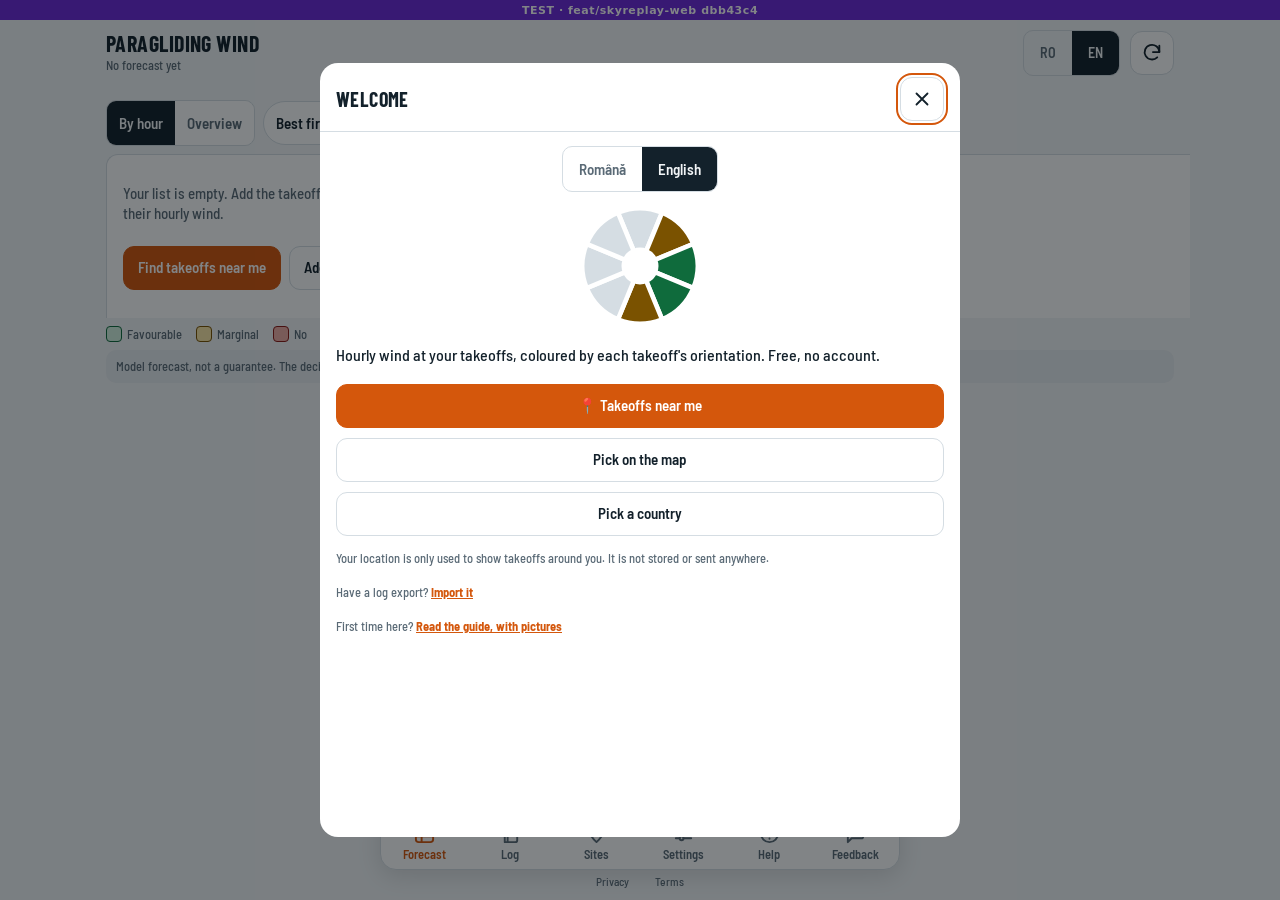
<file: index.html>
<!doctype html>
<html lang="ro">
<head>
<meta charset="utf-8">
<meta name="robots" content="noindex,nofollow">
<meta name="viewport" content="width=device-width,initial-scale=1,viewport-fit=cover">
<meta name="theme-color" content="#f2f5f7" media="(prefers-color-scheme: light)">
<meta name="theme-color" content="#0d151b" media="(prefers-color-scheme: dark)">
<title>TEST · Vânt la Decolare</title>
<link rel="manifest" href="manifest.webmanifest">
<link rel="icon" href="icon.svg" type="image/svg+xml">
<link rel="apple-touch-icon" href="icon-192.png">
<link rel="preconnect" href="https://fonts.googleapis.com">
<link rel="preconnect" href="https://fonts.gstatic.com" crossorigin>
<link rel="stylesheet" href="https://fonts.googleapis.com/css2?family=Barlow+Condensed:wght@600;700&family=Barlow+Semi+Condensed:wght@400;500;600;700&display=swap">
<style>
/* Layout: o tablă de zbor. Coloană fixă cu decolările în stânga, orele curg pe orizontală, ziua se alege din bandă. */
:root{
  --bg:#f2f5f7; --surface:#ffffff; --sunk:#e8edf1; --ink:#13212b; --muted:#5a6a76; --line:#d5dde3;
  --accent:#d4570c; --accent-ink:#ffffff;
  --sun:#d99a06; --water:#2a76cf; --sky:#4f5f6b;
  --go:#0f6b3c; --go-bg:#d3f2df; --maybe:#7a5200; --maybe-bg:#fbe7a8; --no:#8a1814; --no-bg:#efada5; --calm:#45535e; --calm-bg:#e3e9ee;
  --night:#7d8b95; --night-bg:#dfe5ea;
  --f-display:"Barlow Condensed","Arial Narrow",system-ui,sans-serif;
  --f-ui:"Barlow Semi Condensed","Roboto Condensed",system-ui,sans-serif;
  --cell-w:52px; --name-w:118px;
  color-scheme:light;
}
@media (prefers-color-scheme: dark){:root:not([data-theme="light"]){
  --bg:#0d151b; --surface:#152029; --sunk:#1b2832; --ink:#e4ebf0; --muted:#93a3ae; --line:#26343e;
  --accent:#ff8a3d; --accent-ink:#1a0d04;
  --sun:#f2c14e; --water:#6aa8f0; --sky:#b4c2cc;
  --go:#8ff0b9; --go-bg:#22603f; --maybe:#ffd77a; --maybe-bg:#57440a; --no:#ffb4ac; --no-bg:#3a0f12; --calm:#a9b7c1; --calm-bg:#1f2c36;
  --night:#5d6d78; --night-bg:#0a1116;
  color-scheme:dark}}
:root[data-theme="dark"]{
  --bg:#0d151b; --surface:#152029; --sunk:#1b2832; --ink:#e4ebf0; --muted:#93a3ae; --line:#26343e;
  --accent:#ff8a3d; --accent-ink:#1a0d04;
  --sun:#f2c14e; --water:#6aa8f0; --sky:#b4c2cc;
  --go:#8ff0b9; --go-bg:#22603f; --maybe:#ffd77a; --maybe-bg:#57440a; --no:#ffb4ac; --no-bg:#3a0f12; --calm:#a9b7c1; --calm-bg:#1f2c36;
  --night:#5d6d78; --night-bg:#0a1116;
  color-scheme:dark}

*{box-sizing:border-box}
html,body{height:100%}
body{margin:0;background:var(--bg);color:var(--ink);font:500 15px/1.35 var(--f-ui);-webkit-text-size-adjust:100%;
  padding:env(safe-area-inset-top,0px) 0 env(safe-area-inset-bottom,0px)}
button,input,textarea{font:inherit;color:inherit}
button{cursor:pointer}
:focus-visible{outline:2px solid var(--accent);outline-offset:2px}
[hidden]{display:none!important}
.app{display:flex;flex-direction:column;height:100%;max-width:1100px;margin:0 auto;padding-bottom:calc(86px + env(safe-area-inset-bottom,0px))}

/* Bara de sus */
.top{display:flex;align-items:center;gap:10px;padding:10px 16px 6px}
.brand{flex:1;min-width:0}
.toplang a{padding:0 11px;font-size:14px}
.brand h1{margin:0;font:700 22px/1 var(--f-display);letter-spacing:.02em;text-transform:uppercase}
.brand p{margin:3px 0 0;color:var(--muted);font-size:12.5px;white-space:nowrap;overflow:hidden;text-overflow:ellipsis}
.iconbtn{display:grid;place-items:center;width:44px;height:44px;border-radius:12px;border:1px solid var(--line);background:var(--surface)}
.iconbtn svg{width:22px;height:22px;fill:none;stroke:currentColor;stroke-width:2;stroke-linecap:round;stroke-linejoin:round}
.iconbtn.spin svg{animation:spin 1s linear infinite}
@keyframes spin{to{transform:rotate(360deg)}}
@media (prefers-reduced-motion:reduce){.iconbtn.spin svg{animation:none}}

.banner{margin:4px 16px 0;padding:8px 12px;border-radius:10px;background:var(--no-bg);color:var(--no);font-size:13.5px}

/* Banda cu zile */
.days{display:flex;gap:8px;overflow-x:auto;padding:8px 16px 10px;scrollbar-width:none}
.days::-webkit-scrollbar{display:none}
.day{flex:0 0 auto;min-width:74px;padding:7px 10px 8px;border-radius:12px;border:1px solid var(--line);background:var(--surface);text-align:left}
.day b{display:block;font:700 15px/1.1 var(--f-display);text-transform:uppercase;letter-spacing:.03em}
.day span{display:block;font-size:12px;color:var(--muted)}
.day .dots{display:flex;gap:3px;margin-top:6px;flex-wrap:wrap;max-width:84px}
.day .dots i{width:7px;height:7px;border-radius:50%;background:var(--line)}
.day[aria-pressed="true"]{border-color:var(--accent);box-shadow:inset 0 0 0 1px var(--accent)}
.day[aria-pressed="true"] b{color:var(--accent)}
i.go{background:var(--go)!important} i.maybe{background:var(--maybe)!important} i.no{background:var(--no)!important} i.calm{background:var(--calm)!important} i.night{background:var(--night-bg)!important}

/* Tabla */
.board{flex:0 1 auto;min-height:0;overflow:auto;margin:0 0 0 16px;border-top:1px solid var(--line);border-left:1px solid var(--line);border-top-left-radius:12px;background:var(--surface);overscroll-behavior:contain}
table.grid{border-collapse:separate;border-spacing:0;font-variant-numeric:tabular-nums}
.grid th,.grid td{padding:0;border-bottom:1px solid var(--line)}
.grid thead th{position:sticky;top:0;z-index:2;background:var(--surface);height:30px;font:600 13px var(--f-ui);color:var(--muted);text-align:center;min-width:var(--cell-w)}
.grid thead th.now{color:var(--accent)}
.grid .corner,.grid tbody th{position:sticky;left:0;background:var(--surface);border-right:1px solid var(--line)}
.grid .corner{z-index:3;text-align:left;padding-left:10px;font-size:12px}
.grid tbody th{z-index:1;width:var(--name-w);min-width:var(--name-w);max-width:var(--name-w)}
.site{display:flex;align-items:center;gap:7px;width:100%;height:62px;padding:0 6px 0 8px;border:0;background:none;text-align:left}
.site .rose{flex:0 0 26px;width:26px;height:26px}
.site b{display:block;font:600 14.5px/1.1 var(--f-ui);overflow:hidden;text-overflow:ellipsis;display:-webkit-box;-webkit-line-clamp:2;-webkit-box-orient:vertical}
.site span{display:block;font-size:12px;color:var(--muted);margin-top:2px}
.site .nodir{display:inline-block;margin-top:2px;padding:0 4px;border-radius:4px;background:var(--maybe-bg);color:var(--maybe);font-size:10.5px;font-weight:700}
.live{display:inline-block;margin-left:4px;padding:0 4px;border-radius:4px;background:var(--accent);color:var(--accent-ink);font-size:11px;font-weight:700;letter-spacing:.05em;font-style:normal;vertical-align:1px}
.holfuy{margin-top:14px;border:1px solid var(--line);border-radius:12px;overflow:hidden;background:#fff}
.holfuy iframe{display:block;width:100%;height:258px;border:0}
.hf-head{display:flex;justify-content:space-between;align-items:baseline;gap:8px;margin:16px 0 6px}
.hf-head a{color:var(--accent);font-size:13px;font-weight:600;white-space:nowrap}
.grid td{text-align:center}
.cell{position:relative;display:flex;flex-direction:column;align-items:center;justify-content:center;gap:1px;width:var(--cell-w);height:62px;border:0;border-left:1px solid var(--surface);padding:0}
.cell .ic{display:flex;align-items:center;gap:3px}
.cell .arr{width:17px;height:17px;fill:currentColor}
.sky{width:19px;height:19px;flex:0 0 auto}
.sky path{fill:none;stroke-width:1.7;stroke-linecap:round;stroke-linejoin:round}
.sky .ink{stroke:var(--sky)} .sky .sun{stroke:var(--sun)} .sky .sun.f{fill:var(--sun);stroke:none} .sky .water{stroke:var(--water)}
.skyrow{display:flex;align-items:center;gap:10px}
.skyrow .sky{width:30px;height:30px}
.note{margin:6px 0 0;color:var(--muted);font-size:13.5px}
.cell b{font:700 17px/1 var(--f-ui)}
.cell small{font-size:12.5px;line-height:1}
.cell .flag{position:absolute;top:0;left:0;width:0;height:0;border-top:12px solid currentColor;border-right:12px solid transparent}
.cell.go{background:var(--go-bg);color:var(--go)}
.cell.maybe{background:var(--maybe-bg);color:var(--maybe)}
.cell.no{background:var(--no-bg);color:var(--no)}
.cell.calm{background:var(--calm-bg);color:var(--calm)}
.cell.na{background:none;color:var(--muted)}
.cell.night{background:var(--night-bg);color:var(--night)}
.cell.night .sky .ink{stroke:var(--night)}
.disclaimer{display:block;margin:10px 0 0;padding:8px 10px;border-radius:10px;background:var(--sunk);color:var(--muted);font-size:12.5px}
.legend .disclaimer{flex-basis:100%;margin:2px 0 0}
.cell .rain{font-size:10px;line-height:1}
.empty{padding:28px 16px;color:var(--muted);max-width:40ch}
.empty button{margin-top:10px}

.legend{display:flex;flex-wrap:wrap;gap:6px 14px;align-items:center;padding:8px 16px 10px;font-size:12.5px;color:var(--muted)}
.legend .k{display:inline-flex;align-items:center;gap:5px}
.legend .k i{width:10px;height:10px;border-radius:3px}
.legend .lg{position:relative;display:inline-block;width:16px;height:16px;border-radius:4px;border:1px solid transparent}
.legend .lg.go{background:var(--go-bg);border-color:var(--go)} .legend .lg.maybe{background:var(--maybe-bg);border-color:var(--maybe)}
.legend .lg.no{background:var(--no-bg);border-color:var(--no)} .legend .lg.calm{background:var(--calm-bg);border-color:var(--calm)}
.legend .lg.night{background:var(--night-bg);border-color:var(--line)}
.legend .lg.warn{background:var(--surface);border-color:var(--line)}
.legend .lg.warn::before{content:"";position:absolute;top:-1px;left:-1px;border-top:9px solid var(--ink);border-right:9px solid transparent}
.legend .ver{flex-basis:100%;font-size:11.5px}

/* Foi de jos (dialog) */
dialog{border:0;padding:0;margin:auto auto 0;width:100%;max-width:640px;max-height:92dvh;border-radius:18px 18px 0 0;background:var(--surface);color:var(--ink)}
dialog::backdrop{background:rgb(5 10 14 / .5)}
/* Pe ecrane late (laptop) foaia stă centrată, nu lipită de marginea de jos. */
@media (min-width: 700px) and (min-height: 600px){ dialog{margin:auto;border-radius:18px;max-height:86dvh} dialog .sheet{max-height:86dvh} }
.sheet{display:flex;flex-direction:column;max-height:92dvh}
.sheet header{display:flex;align-items:center;gap:10px;padding:14px 16px 10px;border-bottom:1px solid var(--line)}
.sheet header h2{flex:1;margin:0;font:700 20px/1.1 var(--f-display);text-transform:uppercase;letter-spacing:.02em}
.sheet .body{overflow:auto;padding:12px 16px calc(18px + env(safe-area-inset-bottom,0px))}
.sheet h3{margin:18px 0 8px;font:700 14px var(--f-display);text-transform:uppercase;letter-spacing:.06em;color:var(--muted)}
.sheet h3:first-child{margin-top:4px}

.verdict{display:flex;align-items:center;gap:10px;padding:10px 12px;border-radius:12px;font-weight:600}
.verdict.go{background:var(--go-bg);color:var(--go)} .verdict.maybe{background:var(--maybe-bg);color:var(--maybe)}
.verdict.no{background:var(--no-bg);color:var(--no)} .verdict.calm{background:var(--calm-bg);color:var(--calm)} .verdict.night{background:var(--night-bg);color:var(--night)}
.reasons{margin:8px 0 0;padding-left:18px;color:var(--ink)}
.reasons li{margin:2px 0}
.reasons li.w{list-style:none;margin-left:-18px;padding-left:18px;position:relative}
.reasons li.w::before{content:"";position:absolute;left:1px;top:5px;border-top:10px solid var(--maybe);border-right:10px solid transparent}
.week{display:flex;flex-direction:column;border:1px solid var(--line);border-radius:12px;overflow:hidden}
.wk,.wk-scale{display:grid;grid-template-columns:62px 1fr;gap:10px;align-items:start;padding:10px 12px}
.wk-scale{padding-bottom:0}
.wk{width:100%;border:0;border-bottom:1px solid var(--line);background:none;text-align:left}
.wk:last-child{border-bottom:0}
.wk.sel{background:var(--sunk)}
.wd b{display:block;font-weight:700;font-size:15px}
.wd small{color:var(--muted);font-size:12px}
.strip{display:grid;grid-template-columns:repeat(var(--n),1fr);gap:2px}
.strip i{height:16px;border-radius:3px;background:var(--line)}
.strip em{font-style:normal;font-size:11px;color:var(--muted);white-space:nowrap}
.wt{display:block;margin-top:6px;font-size:14px;font-weight:600;line-height:1.3}
.wt.go{color:var(--go)} .wt.maybe{color:var(--maybe)} .wt.no{color:var(--no)} .wt.calm,.wt.na{color:var(--muted)}
dl.facts{display:grid;grid-template-columns:auto 1fr;gap:6px 14px;margin:12px 0 0;font-variant-numeric:tabular-nums}
dl.facts dt{color:var(--muted)} dl.facts dd{margin:0;font-weight:600}
.links{display:flex;flex-wrap:wrap;gap:8px;margin-top:14px}
.btn{display:inline-flex;align-items:center;justify-content:center;gap:6px;min-height:44px;padding:0 14px;border-radius:11px;border:1px solid var(--line);background:var(--surface);font-weight:600;text-decoration:none;color:var(--ink)}
.btn.primary{background:var(--accent);border-color:var(--accent);color:var(--accent-ink)}
.btn.danger{color:var(--no)}
.btn.small{min-height:44px;padding:0 12px;font-size:14px}

.list{display:flex;flex-direction:column;border:1px solid var(--line);border-radius:12px;overflow:hidden}
.row{display:flex;align-items:center;gap:8px;padding:6px 6px 6px 10px;border-bottom:1px solid var(--line);min-height:52px}
.row:last-child{border-bottom:0}
.row .rose{flex:0 0 24px;width:24px;height:24px}
.row .t{flex:1;min-width:0}
.row .t b{display:block;font-weight:600;overflow:hidden;text-overflow:ellipsis;white-space:nowrap}
.row .t span{display:block;font-size:12px;color:var(--muted)}
.row .acts{display:flex;gap:2px}
.row .acts button{width:44px;height:44px;border-radius:10px;border:0;background:none;font-size:18px;color:var(--muted)}
.row .acts button:disabled{opacity:.3}
.row .acts button.del{color:var(--no)}
.more{width:100%;min-height:48px;border:0;background:none;color:var(--accent);font-weight:700}
button.row{width:100%;border:0;border-bottom:1px solid var(--line);background:none;text-align:left;color:var(--ink)}
.list button.row:last-child{border-bottom:0}
.row .dur{font-weight:700;font-variant-numeric:tabular-nums;white-space:nowrap;padding-right:6px}
.yscale{display:grid;grid-template-columns:repeat(12,1fr);gap:3px;padding:8px 12px 0 12px;font-size:12px;color:var(--muted);text-align:center}
.yrow{display:block;width:100%;padding:10px 12px 12px;border:0;border-top:1px solid var(--line);background:none;text-align:left;color:var(--ink)}
.yrow .yt{display:flex;align-items:baseline;gap:10px}
.yrow .yt b{font:700 22px/1 var(--f-display)}
.yrow .yt span:not(.dur){flex:1;color:var(--muted);font-size:13px}
.ybars{display:grid;grid-template-columns:repeat(12,1fr);gap:3px;align-items:end;height:36px;margin-top:8px}
.ybars i{display:block;background:var(--accent);border-radius:3px 3px 0 0}
.ybars i.z{background:var(--line);border-radius:2px}
.stats{display:grid;grid-template-columns:repeat(3,1fr);gap:8px}
.stats div{background:var(--sunk);border-radius:12px;padding:10px 12px;min-width:0}
.stats b{display:block;font:700 22px/1.1 var(--f-display);font-variant-numeric:tabular-nums}
.stats span{font-size:12.5px;color:var(--muted)}
.seg{display:grid;grid-auto-flow:column;grid-auto-columns:1fr;margin-top:16px;border:1px solid var(--line);border-radius:11px;overflow:hidden}
.seg button{min-height:44px;border:0;background:none;font-weight:600;color:var(--muted)}
.seg button[aria-selected="true"]{background:var(--accent);color:var(--accent-ink)}
.chip{display:inline-flex;align-items:center;gap:4px;margin-top:12px;padding:2px 2px 2px 12px;border-radius:999px;background:var(--sunk);font-weight:600}
.chip button{border:0;background:none;width:44px;height:44px;color:var(--muted)}
.sheet h3 small{text-transform:none;letter-spacing:0;font:500 13px var(--f-ui)}
.mapbox{margin-top:10px;border:1px solid var(--line);border-radius:12px;overflow:hidden}
#map{height:320px;background:var(--sunk)}
.pin{color:var(--accent);filter:drop-shadow(0 1px 2px rgb(0 0 0 / .4))}
#mapInfo{margin-top:8px;color:var(--ink)}
#mapInfo button{margin-top:6px}
/* Jurnal: ziua cu traseele ei (reluarea 3D) */
.lday{border-bottom:1px solid var(--line)}
.lday:last-child{border-bottom:0}
.list .lday button.row{border-bottom:0}
.lday .trk{display:flex;flex-wrap:wrap;gap:4px 16px;margin-top:-10px;padding:0 10px 4px}
.lday .trk button{min-height:36px;padding:0;border:0;background:none;color:var(--accent);font-weight:600;font-size:14px}
.lday .trk button.sec{color:var(--muted);font-weight:500}
.lday.drop{background:var(--sunk);box-shadow:inset 0 0 0 2px var(--accent)}
.tlist{display:flex;flex-direction:column;gap:8px;margin:8px 0}
.tlist a{justify-content:space-between}
.sync{display:flex;flex-wrap:wrap;align-items:center;gap:8px 12px;margin-bottom:14px;padding:12px;border-radius:12px;background:var(--sunk)}
.sync p{margin:0;flex:1 1 220px;font-size:13.5px;color:var(--muted)}
.sync p b{color:var(--ink)}
.sync .err{flex-basis:100%;margin:0}
.gbtn{display:inline-flex;align-items:center;gap:10px;min-height:44px;padding:0 16px;border-radius:999px;border:1px solid #dadce0;background:#fff;color:#1f1f1f;font:600 15px/1 system-ui,sans-serif}
.gbtn svg{width:18px;height:18px}
.row .acts button.add{color:var(--accent);font-size:24px}

label.f{display:block;font-size:13px;color:var(--muted);margin:10px 0 4px}
input.in,textarea.in,select.in{width:100%;min-height:44px;padding:9px 12px;border-radius:10px;border:1px solid var(--line);background:var(--sunk)}
.hint{font-size:12.5px;color:var(--muted);margin:4px 0 0}
.err{font-size:13px;color:var(--no);margin:6px 0 0}
.two{display:grid;grid-template-columns:1fr 1fr;gap:0 10px}
.three{display:grid;grid-template-columns:repeat(3,1fr);gap:0 10px}
.compass{display:grid;grid-template-columns:repeat(3,64px);gap:6px;margin-top:6px}
.compass button{height:48px;border-radius:10px;border:1px solid var(--line);background:var(--surface);font-weight:700}
.compass button[data-v="1"]{background:var(--maybe-bg);color:var(--maybe);border-color:transparent}
.compass button[data-v="2"]{background:var(--go-bg);color:var(--go);border-color:transparent}
.compass .mid{display:grid;place-items:center;font-size:11px;color:var(--muted);text-align:center}
.actions{display:flex;flex-wrap:wrap;gap:8px;margin-top:12px}
/* Prima pornire și alegerea decolărilor (ONB-01, 05, 06) */
dialog.tall .sheet{height:92dvh}
dialog.tall .sheet .body{flex:1;min-height:0;display:flex;flex-direction:column}
.sheet .foot{padding:10px 16px calc(12px + env(safe-area-inset-bottom,0px));border-top:1px solid var(--line)}
.sheet .foot:empty{display:none}
.sheet .foot .btn{width:100%}
.btn[disabled]{opacity:.5;cursor:default}
.pk-seg{display:grid;grid-template-columns:repeat(3,1fr);border:1px solid var(--line);border-radius:11px;overflow:hidden;flex:0 0 auto}
.pk-seg button{min-height:44px;border:0;background:none;font-weight:600;color:var(--muted)}
.pk-seg button+button{border-left:1px solid var(--line)}
.pk-seg button[aria-pressed="true"]{background:var(--accent);color:var(--accent-ink)}
.chips{display:flex;flex-wrap:wrap;gap:6px;align-items:center;margin-top:10px;font-size:13px;color:var(--muted);flex:0 0 auto}
.chipb{min-height:44px;padding:0 12px;border-radius:999px;border:1px solid var(--line);background:var(--surface);font-weight:600;color:var(--ink)}
.chipb[aria-pressed="true"]{border-color:var(--accent);color:var(--accent);box-shadow:inset 0 0 0 1px var(--accent)}
.pk-tools{display:flex;gap:8px;align-items:center;margin-top:10px;flex:0 0 auto}
.pk-tools .in{flex:1;min-width:0}
.pk-tools .grow{flex:1;font-size:13px;color:var(--muted)}
.seg2{display:flex;border:1px solid var(--line);border-radius:10px;overflow:hidden;flex:0 0 auto}
.seg2 button{min-height:44px;padding:0 12px;border:0;background:var(--surface);font-weight:600;color:var(--muted)}
.seg2 button[aria-pressed="true"]{background:var(--ink);color:var(--bg)}
.pk-count{margin:8px 0 6px;flex:0 0 auto}
.pk-list{flex:1;min-height:120px;overflow:auto}
.pk-list .row{width:100%;border:0;border-bottom:1px solid var(--line);background:none;text-align:left;color:var(--ink)}
.pk-list .row:last-child{border-bottom:0}
.chk{flex:0 0 26px;width:26px;height:26px;border-radius:8px;border:2px solid var(--line);display:grid;place-items:center;font-weight:700;color:var(--accent-ink);margin-right:6px}
.row[aria-checked="true"] .chk{background:var(--accent);border-color:var(--accent)}
.tagnd{display:inline-block;margin-left:4px;padding:0 5px;border-radius:5px;background:var(--maybe-bg);color:var(--maybe);font-size:11px;font-weight:700}
.pk-map{flex:1;min-height:280px;position:relative;margin-top:8px;border:1px solid var(--line);border-radius:12px;overflow:hidden}
#pkMap{position:absolute;inset:0;background:var(--sunk)}
.pk-note{margin-top:12px;padding:12px;border-radius:12px;background:var(--sunk);font-size:14px}
.pk-note b{display:block;margin-bottom:4px}
.onb-lang{display:flex;justify-content:center;margin:2px 0 6px}
.onb-hero{display:flex;justify-content:center;margin:8px 0 18px}
.onb-hero svg{width:120px;height:120px}
.onb-lead{margin:0;font-size:16px;color:var(--ink)}
.stack{display:flex;flex-direction:column;gap:10px;margin-top:18px}
.stack .btn{width:100%}
.profiles{display:flex;flex-direction:column;gap:8px}
.prof{display:block;width:100%;text-align:left;padding:10px 14px;border-radius:12px;border:1px solid var(--line);background:var(--surface);color:var(--ink)}
.prof b{display:block;font-size:16px}
.prof span{font-size:13px;color:var(--muted)}
.prof[aria-pressed="true"]{border-color:var(--accent);box-shadow:inset 0 0 0 1px var(--accent)}
details.custom{margin-top:10px}
details.custom summary{min-height:44px;display:flex;align-items:center;font-weight:600;color:var(--accent);cursor:pointer}
.nodir-box{margin-top:12px;padding:12px;border-radius:12px;background:var(--maybe-bg)}
.nodir-box p{margin:4px 0 0;font-size:14px}
.linkbtn{border:0;background:none;padding:0;color:var(--accent);font-weight:700;text-decoration:underline;min-height:44px}
.site .nodir{display:inline-block}
/* UI-05: navigarea de jos, cu etichete. Pe ecrane late devine o bară plutitoare, centrată. */
/* Jos: bara cu butoane, iar sub ea, în afara ei, Confidențialitate și Termeni cu litere mici. */
.bottom{position:fixed;left:0;right:0;bottom:0;z-index:5;background:var(--bg);padding-bottom:env(safe-area-inset-bottom,0px)}
.tabbar{display:grid;grid-template-columns:repeat(6,1fr);background:var(--surface);border-top:1px solid var(--line);border-bottom:1px solid var(--line)}
.tabbar button{display:flex;flex-direction:column;align-items:center;justify-content:center;gap:3px;min-height:56px;border:0;background:none;color:var(--muted);font:600 12.5px/1 var(--f-ui)}
.tabbar svg{width:23px;height:23px;fill:none;stroke:currentColor;stroke-width:2;stroke-linecap:round;stroke-linejoin:round}
.tabbar button[aria-current="page"]{color:var(--accent)}
.legal{display:flex;justify-content:center;gap:14px}
/* Sugestii: formularul pregătește un email; îl trimite utilizatorul, din aplicația lui de email. */
#ideaText{min-height:132px;resize:vertical}
.tech{display:flex;gap:10px;align-items:flex-start;margin:12px 0 0;font-size:13px;color:var(--muted);min-height:44px}
.tech input{width:20px;height:20px;margin:0;flex:0 0 auto;accent-color:var(--accent)}
.ideanote{margin-top:14px;padding:12px 14px;border-radius:12px;background:var(--sunk)}
.ideanote p{margin:0 0 6px}
.ideanote a{color:var(--accent);font-weight:600}
#ideaKind{display:inline-flex}
.legal a{display:inline-flex;align-items:center;min-height:24px;padding:0 6px;font-size:11.5px;color:var(--muted);text-decoration:none}
@media (min-width: 900px){ .bottom{left:50%;right:auto;transform:translateX(-50%);width:520px;bottom:6px;background:none}
  .tabbar{border:1px solid var(--line);border-radius:16px;box-shadow:0 6px 24px rgb(0 0 0 / .12)} }
/* UI-03: comutatorul Pe ore / Pe scurt și vederea pe scurt */
.viewbar{display:flex;gap:8px;align-items:center;flex-wrap:wrap;padding:0 16px 8px}
/* Doar tabla se micșorează când ecranul e scund; restul își păstrează înălțimea (altfel banda de zile se taie). */
.top,.banner,.days,.viewbar,.legend{flex:0 0 auto}
.seg2.lang{display:inline-flex}
.seg2.units button{flex:1 1 0;min-width:0}
.viewbar .chipb{min-height:44px}
.board.summary{margin:0 16px;border:1px solid var(--line);border-radius:12px;padding:4px 0}
.sumhead,.sumrow{display:grid;grid-template-columns:118px 1fr;gap:10px;align-items:center;padding:8px 12px}
.sumhead{padding-bottom:0}
.sumrow{width:100%;border:0;border-top:1px solid var(--line);background:none;text-align:left;color:var(--ink)}
.sumrow .sn{display:flex;align-items:center;gap:7px;min-width:0}
.sumrow .sn .rose{flex:0 0 24px;width:24px;height:24px}
.sumrow .sn b{display:block;font:600 14.5px/1.1 var(--f-ui);overflow:hidden;text-overflow:ellipsis}
.sumrow .sn small{display:block;font-size:12px;color:var(--muted)}
.sumrow .wt{margin-top:5px;font-size:13.5px}
.strip i.past,.grid .past{opacity:.45}
.grid tr.hl th,.grid tr.hl td .cell{box-shadow:inset 0 0 0 2px var(--accent)}
.helplist{margin:0;padding-left:18px} .helplist li{margin:0 0 6px}
.seg2.lang a{display:grid;place-items:center;min-height:44px;padding:0 16px;font-weight:600;color:var(--muted);text-decoration:none}
.seg2.lang a[aria-current="true"]{background:var(--ink);color:var(--bg)}
details.hfbox{margin-top:16px;border:1px solid var(--line);border-radius:12px}
details.hfbox summary{min-height:48px;display:flex;align-items:center;gap:8px;padding:0 12px;font-weight:600;cursor:pointer}
details.hfbox .hf-in{padding:0 12px 12px}
.toast{display:flex;align-items:center;width:max-content;max-width:calc(100vw - 32px)}
.toast button{margin-left:12px;border:0;background:none;color:var(--accent);font-weight:700;min-height:36px;padding:0 4px}
.toast{position:fixed;left:50%;bottom:calc(96px + env(safe-area-inset-bottom,0px));transform:translateX(-50%);background:var(--ink);color:var(--bg);padding:10px 16px;border-radius:12px;font-weight:600;z-index:10}
</style>
</head>
<body>
<div style="height:20px;display:flex;align-items:center;justify-content:center;background:#6d28d9;color:#fff;font:700 11px/1 system-ui,sans-serif;letter-spacing:.05em">TEST · feat/skyreplay-web dbb43c4</div>
<style>.app{height:calc(100% - 20px)}</style>
<div class="app">
  <div class="top">
    <div class="brand">
      <h1>Vânt la Decolare</h1>
      <p id="status">Se încarcă prognoza…</p>
    </div>
    <div class="seg2 lang toplang" id="topLang" role="group" aria-label="Limba"><a href="?lang=ro" data-lang="ro" lang="ro" aria-label="Română">RO</a><a href="?lang=en" data-lang="en" lang="en" aria-label="English">EN</a></div>
    <button class="iconbtn" id="refresh" aria-label="Reîmprospătează prognoza"><svg viewBox="0 0 24 24"><path d="M20 11a8 8 0 1 0-2.3 5.7"/><path d="M20 4v7h-7"/></svg></button>
  </div>
  <div class="banner" id="banner" hidden></div>
  <div class="days" id="days" role="toolbar" aria-label="Alege ziua"></div>
  <div class="viewbar">
    <span class="seg2" role="group" aria-label="Vedere"><button type="button" data-boardview="hours" aria-pressed="true">Pe ore</button><button type="button" data-boardview="summary" aria-pressed="false">Pe scurt</button></span>
    <button type="button" class="chipb" id="sortBest" aria-pressed="false">Cele mai bune primele</button>
  </div>
  <div class="board" id="board"></div>
  <div class="legend">
    <span class="k"><b class="lg go"></b>Favorabil</span>
    <span class="k"><b class="lg maybe"></b>Marginal</span>
    <span class="k"><b class="lg no"></b>Nu</span>
    <span class="k"><b class="lg calm"></b>Calm</span>
    <span class="k"><b class="lg warn"></b>Avertizare</span>
    <span class="k"><b class="lg night"></b>Noapte</span>
    <span class="disclaimer">Prognoză de model, nu o garanție. Decizia îți aparține, la decolare.</span>
  </div>
</div>

<div class="bottom">
<nav class="tabbar" aria-label="Navigare">
  <button type="button" id="navBoard" aria-current="page"><svg viewBox="0 0 24 24"><path d="M3 9h18M3 15h18M9 3v18"/><rect x="3" y="3" width="18" height="18" rx="3"/></svg><span>Prognoză</span></button>
  <button type="button" id="log"><svg viewBox="0 0 24 24"><path d="M6 3h11a2 2 0 0 1 2 2v14a2 2 0 0 1-2 2H6z"/><path d="M9 3v18"/><path d="M12.5 8h3.5M12.5 12h3.5"/></svg><span>Jurnal</span></button>
  <button type="button" id="edit"><svg viewBox="0 0 24 24"><path d="M12 21s-7-6.2-7-11.5a7 7 0 0 1 14 0C19 14.8 12 21 12 21z"/><circle cx="12" cy="9.5" r="2.5"/></svg><span>Situri</span></button>
  <button type="button" id="settingsOpen"><svg viewBox="0 0 24 24"><path d="M4 7h10M18 7h2M4 17h4M12 17h8"/><circle cx="16" cy="7" r="2"/><circle cx="10" cy="17" r="2"/></svg><span>Setări</span></button>
  <button type="button" id="helpTab"><svg viewBox="0 0 24 24"><circle cx="12" cy="12" r="9"/><path d="M9.6 9.3a2.5 2.5 0 1 1 3.4 2.4c-.6.3-1 .8-1 1.5v.5"/><path d="M12 17.3v.1"/></svg><span>Ajutor</span></button>
  <button type="button" id="ideaTab"><svg viewBox="0 0 24 24"><path d="M20 15a2 2 0 0 1-2 2H8l-4 4V6a2 2 0 0 1 2-2h12a2 2 0 0 1 2 2z"/><path d="M8.5 9h7M8.5 12.5h4.5"/></svg><span>Sugestii</span></button>
</nav>
<div class="legal"><a href="confidentialitate.html">Confidențialitate</a><a href="termeni.html">Termeni</a></div>
</div>

<dialog id="dlgCell"><div class="sheet">
  <header><h2 id="cellTitle"></h2><button class="iconbtn" data-close aria-label="Închide"><svg viewBox="0 0 24 24"><path d="M6 6l12 12M18 6L6 18"/></svg></button></header>
  <div class="body" id="cellBody"></div>
</div></dialog>

<dialog id="dlgLog"><div class="sheet">
  <header><h2>Jurnal de zbor</h2><button class="iconbtn" data-close aria-label="Închide"><svg viewBox="0 0 24 24"><path d="M6 6l12 12M18 6L6 18"/></svg></button></header>
  <div class="body" id="logBody"></div>
</div></dialog>

<dialog id="dlgFlight"><div class="sheet">
  <header><h2 id="flTitle">Zi de zbor</h2><button class="iconbtn" data-close aria-label="Închide"><svg viewBox="0 0 24 24"><path d="M6 6l12 12M18 6L6 18"/></svg></button></header>
  <div class="body">
    <form id="flForm" novalidate>
      <label class="f" for="flSite">Locație</label>
      <select class="in" id="flSite"></select>
      <input class="in" id="flSiteOther" placeholder="Numele locației" autocomplete="off" hidden style="margin-top:8px">
      <label class="f" for="flDate">Data</label>
      <input class="in" id="flDate" type="date">
      <p class="hint">Poți alege și o zi din trecut, pentru zborurile mai vechi.</p>
      <label class="f">Timp în aer în ziua respectivă</label>
      <div class="two">
        <div><input class="in" id="flH" type="number" min="0" inputmode="numeric" placeholder="0" aria-label="Ore"><p class="hint">ore</p></div>
        <div><input class="in" id="flM" type="number" min="0" inputmode="numeric" placeholder="0" aria-label="Minute"><p class="hint">minute</p></div>
      </div>
      <p class="hint" id="flTotal" style="font-weight:600;color:var(--ink)"></p>
      <p class="err" id="flErr" hidden></p>
      <div class="actions">
        <button class="btn primary" type="submit">Salvează</button>
        <button class="btn small danger" id="flDelete" type="button" hidden>Șterge</button>
      </div>
    </form>
  </div>
</div></dialog>

<dialog id="dlgTrack"><div class="sheet">
  <header><h2 id="trTitle">Traseu</h2><button class="iconbtn" data-close aria-label="Închide"><svg viewBox="0 0 24 24"><path d="M6 6l12 12M18 6L6 18"/></svg></button></header>
  <div class="body" id="trBody"></div>
</div></dialog>

<dialog id="dlgEdit"><div class="sheet">
  <header><h2>Situri</h2><button class="iconbtn" data-close aria-label="Închide"><svg viewBox="0 0 24 24"><path d="M6 6l12 12M18 6L6 18"/></svg></button></header>
  <div class="body">
    <h3>Lista ta</h3>
    <div class="list" id="myList"></div>

    <div class="actions" style="margin-top:8px">
      <button class="btn primary" id="pickOpen" type="button">Adaugă decolări</button>
      <button class="btn small danger" id="resetSites" type="button">Reia configurarea</button>
    </div>


    <details class="custom" id="manualBox"><summary>Adaugă o decolare care nu e în listă</summary>
    <p class="hint" style="margin:0">Pune un pin pe hartă: completez coordonatele, altitudinea, numele și direcțiile sugerate din panta terenului. Poți corecta orice câmp, sau le poți scrie de mână.</p>
    <div class="actions" style="margin-top:8px">
      <button class="btn small" type="button" id="mapOpen">Alege pe hartă</button>
      <button class="btn small" type="button" id="geoHere">Sunt la decolare (GPS)</button>
    </div>
    <div class="mapbox" id="mapbox" hidden><div id="map" role="application" aria-label="Hartă: atinge ca să pui pinul decolării"></div></div>
    <p class="hint" id="mapInfo" aria-live="polite" hidden></p>
    <form id="manual" novalidate>
      <label class="f" for="mName">Nume</label>
      <input class="in" id="mName" placeholder="ex: Făureni" required>
      <label class="f" for="mCoord">Coordonate decolare sau link Google Maps</label>
      <input class="in" id="mCoord" placeholder="46.6129, 23.4350" inputmode="text" autocomplete="off">
      <p class="hint">În Google Maps ține apăsat pe decolare, apoi copiază coordonatele afișate sus.</p>
      <label class="f" for="mAlt">Altitudine decolare (m)</label>
      <input class="in" id="mAlt" type="number" inputmode="numeric" placeholder="800">
      <label class="f" for="mHf">Stație Holfuy (opțional)</label>
      <input class="in" id="mHf" placeholder="ex: 774 sau holfuy.com/en/weather/774" inputmode="text" autocomplete="off">
      <p class="hint">Dacă lași gol, se alege automat stația cea mai apropiată, la cel mult 5 km.</p>
      <label class="f">Direcții bune de vânt (apasă: gri = nu, galben = marginal, verde = bun)</label>
      <div class="compass" id="mRose"></div>
      <p class="err" id="mErr" hidden></p>
      <div class="actions"><button class="btn primary" type="submit">Adaugă situl</button></div>
    </form>
    </details>

  </div>
</div></dialog>

<dialog id="dlgSettings"><div class="sheet">
  <header><h2>Setări</h2><button class="iconbtn" data-close aria-label="Închide"><svg viewBox="0 0 24 24"><path d="M6 6l12 12M18 6L6 18"/></svg></button></header>
  <div class="body">
    <h3>Limitele tale</h3>
    <div class="profiles" id="profiles"></div>
    <details class="custom" id="customBox"><summary id="customSum">Personalizat (pragurile de vânt în m/s)</summary>
      <div class="three">
        <div><label class="f" for="sGood">Bun până la</label><input class="in" id="sGood" type="number" step="0.5" inputmode="decimal"></div>
        <div><label class="f" for="sMarg">Marginal până la</label><input class="in" id="sMarg" type="number" step="0.5" inputmode="decimal"></div>
        <div><label class="f" for="sCalm">Calm sub</label><input class="in" id="sCalm" type="number" step="0.5" inputmode="decimal"></div>
        <div><label class="f" for="sGust">Rafale maxime</label><input class="in" id="sGust" type="number" step="0.5" inputmode="decimal"></div>
        <div><label class="f" for="sSpread">Rafală − vânt peste</label><input class="in" id="sSpread" type="number" step="0.5" inputmode="decimal"></div>
        <div><label class="f" for="sRain">Ploaie peste (mm/h)</label><input class="in" id="sRain" type="number" step="0.1" inputmode="decimal"></div>
      </div>
    </details>
    <p class="err" id="sErr" hidden></p>
    <h3>Ore afișate</h3>
    <div class="two">
      <div><label class="f" for="sFrom">De la ora</label><input class="in" id="sFrom" type="number" min="0" max="23" inputmode="numeric"></div>
      <div><label class="f" for="sTo">Până la ora</label><input class="in" id="sTo" type="number" min="0" max="23" inputmode="numeric"></div>
    </div>
    <h3>Unitatea vântului</h3>
    <span class="seg2 units" role="group" aria-label="Unitatea vântului" id="unitSeg"><button type="button" data-unit="ms" aria-pressed="true">m/s</button><button type="button" data-unit="kmh" aria-pressed="false">km/h</button><button type="button" data-unit="kt" aria-pressed="false" aria-label="Noduri">kt</button><button type="button" data-unit="mph" aria-pressed="false">mph</button></span>
    <p class="hint">Doar afișarea se schimbă: limitele rămân aceleași.</p>
    <h3>Modelul meteo</h3>
    <div class="profiles" id="models"></div>
    <p class="hint">Modelele dau cifre puțin diferite. Când diferă mult între ele, prognoza e nesigură.</p>
    <h3>Limba</h3>
    <div class="seg2 lang" id="langSeg"><a href="?lang=ro" data-lang="ro">Română</a><a href="?lang=en" data-lang="en">English</a></div>
    <h3>Despre</h3>
    <p class="hint" style="margin:0">Prognoza: Open-Meteo · Decolări: ParaglidingEarth (CC BY-SA) · Vânt live: Holfuy</p>
    <div class="links"><a class="btn small" href="confidentialitate.html">Confidențialitate</a><a class="btn small" href="termeni.html">Termeni</a></div>
    <p class="hint" id="ver"></p>
  </div>
</div></dialog>

<dialog id="dlgHelp"><div class="sheet">
  <header><h2>Ajutor</h2><button class="iconbtn" data-close aria-label="Închide"><svg viewBox="0 0 24 24"><path d="M6 6l12 12M18 6L6 18"/></svg></button></header>
  <div class="body">
    <a class="btn primary" href="ghid.html" style="width:100%">Ghid de utilizare</a>
    <p class="hint">Pas cu pas, cu imagini: tabla, culorile, decolările, jurnalul.</p>
    <h3>Cum citești tabla</h3>
    <p class="hint" style="margin:0 0 10px">Fiecare celulă e o oră la o decolare:</p>
    <ul class="helplist">
      <li>Pictograma de sus: cerul și tipul de nori.</li>
      <li>Săgeata: încotro bate vântul.</li>
      <li>Cifra mare: vântul la 10 m, în unitatea aleasă în Setări (implicit m/s). Cifra mică: rafalele.</li>
      <li>Culoarea: verdictul, după direcțiile decolării și limitele tale.</li>
      <li>Colțul marcat: o avertizare (vânt tare la altitudine, furtună, decolare fără direcții). Atinge celula ca să vezi motivul.</li>
      <li>Orele estompate: noapte, sau ore deja trecute azi.</li>
    </ul>
    <h3>Pe scurt</h3>
    <p class="hint" style="margin:0">Arată toată ziua pentru fiecare decolare, cu fereastra cea mai bună. „Favorabil” cere minimum 2 ore bune la rând. Atinge o decolare ca să-i vezi orele.</p>
    <p class="disclaimer">Prognoză de model, nu o garanție. Decizia îți aparține, la decolare.</p>
  </div>
</div></dialog>

<dialog id="dlgIdea"><div class="sheet">
  <header><h2>Sugestii</h2><button class="iconbtn" data-close aria-label="Închide"><svg viewBox="0 0 24 24"><path d="M6 6l12 12M18 6L6 18"/></svg></button></header>
  <div class="body">
    <form id="ideaForm" novalidate>
      <p class="hint" style="margin:0">Ai o idee sau ai găsit ceva care nu merge? Scrie aici; mesajul ajunge direct la autorul aplicației.</p>
      <label class="f">Despre ce e vorba</label>
      <span class="seg2" role="group" aria-label="Despre ce e vorba" id="ideaKind"><button type="button" data-kind="idee" aria-pressed="true">Idee</button><button type="button" data-kind="problema" aria-pressed="false">Problemă</button><button type="button" data-kind="altceva" aria-pressed="false">Altceva</button></span>
      <label class="f" for="ideaText">Mesajul tău</label>
      <textarea class="in" id="ideaText" rows="6" maxlength="1500" placeholder="De exemplu: lipsește o decolare din zona mea."></textarea>
      <label class="f" for="ideaReply">Emailul tău (opțional)</label>
      <input class="in" id="ideaReply" type="email" inputmode="email" autocomplete="email" maxlength="200" placeholder="nume@exemplu.ro">
      <p class="hint">Doar dacă vrei un răspuns.</p>
      <input id="ideaWebsite" name="website" tabindex="-1" autocomplete="off" aria-hidden="true" style="position:absolute;left:-9999px;width:1px;height:1px">
      <label class="tech"><input type="checkbox" id="ideaTech" checked><span>Adaugă detalii tehnice (versiunea aplicației, limba, ecranul, browserul): ajută la găsirea problemelor.</span></label>
      <p class="err" id="ideaErr" hidden></p>
      <div class="actions"><button class="btn primary" type="submit" id="ideaSend">Trimite</button></div>
      <div class="ideanote" id="ideaOk" hidden><p><b>Mulțumim!</b> Mesajul a ajuns la autorul aplicației.</p></div>
      <div class="ideanote" id="ideaFail" hidden>
        <p><b>Nu am putut trimite acum.</b> Verifică internetul și încearcă din nou, sau trimite-l din aplicația ta de email.</p>
        <div class="actions" style="margin-top:6px"><button class="btn small" type="button" id="ideaMailto">Trimite din aplicația de email</button><button class="btn small" type="button" id="ideaCopy">Copiază mesajul</button></div>
      </div>
    </form>
  </div>
</div></dialog>

<dialog id="dlgOnb" class="tall"><div class="sheet">
  <header><h2 id="onbTitle">Bun venit</h2><button class="iconbtn" data-close aria-label="Închide"><svg viewBox="0 0 24 24"><path d="M6 6l12 12M18 6L6 18"/></svg></button></header>
  <div class="body" id="onbBody"></div>
  <div class="foot" id="onbFoot"></div>
</div></dialog>

<dialog id="dlgPick" class="tall"><div class="sheet">
  <header><h2>Adaugă decolări</h2><button class="iconbtn" data-close aria-label="Închide"><svg viewBox="0 0 24 24"><path d="M6 6l12 12M18 6L6 18"/></svg></button></header>
  <div class="body" id="pickBody"></div>
  <div class="foot" id="pickFoot"></div>
</div></dialog>

<input type="file" id="trackFile" accept=".fit,.igc,.gpx,.gz,.zip,application/octet-stream,application/zip" hidden>
<input type="file" id="importFile" accept=".xlsx,application/vnd.openxmlformats-officedocument.spreadsheetml.sheet" hidden>
<div class="toast" id="toast" hidden></div>

<script>
/* ---------- limbă ----------
   Româna e sursa; EN = dicționarul română → engleză (data/i18n_en.json). Limba: ?lang=, apoi alegerea salvată, apoi limba telefonului. */
const EN = {"Vânt la Decolare":"Paragliding Wind","Se încarcă prognoza…":"Loading forecast…","Reîmprospătează prognoza":"Refresh forecast","Jurnal de zbor":"Flight log","Editează lista de situri":"Edit site list","Alege ziua":"Pick the day","Bun":"Good","Marginal":"Marginal","Nu":"No","Calm":"Calm","Pictograma: cerul și tipul de nori · săgeata: încotro bate vântul · cifra mare: vânt la 10 m, mică: rafale (m/s)":"Icon: sky and cloud type · arrow: where the wind blows to · big number: wind at 10 m, small: gusts (m/s)","Confidențialitate":"Privacy","Închide":"Close","Locație":"Site","Numele locației":"Site name","Data":"Date","Poți alege și o zi din trecut, pentru zborurile mai vechi.":"You can pick a past day to log older flights.","Timp în aer în ziua respectivă":"Airtime that day","Ore":"Hours","Minute":"Minutes","ore":"hours","minute":"minutes","Salvează":"Save","Șterge":"Delete","Zi de zbor":"Flying day","Editează ziua de zbor":"Edit flying day","Altă locație…":"Other site…","Situri și setări":"Sites & settings","Lista ta":"Your list","Apasă din nou pentru confirmare":"Tap again to confirm","Toate siturile din România":"All sites in Romania","De pe ParaglidingEarth, ordonate după distanța față de siturile tale. Apasă + ca să adaugi.":"From ParaglidingEarth, sorted by distance from your sites. Tap + to add.","Caută un sit din România (ex: Bunloc)":"Search a site in Romania (e.g. Bunloc)","Pune un pin pe hartă: completez coordonatele, altitudinea, numele și direcțiile sugerate din panta terenului. Poți corecta orice câmp, sau le poți scrie de mână.":"Drop a pin on the map and the coordinates, altitude, name and directions suggested by the slope are filled in. You can correct any field, or type them by hand.","Alege pe hartă":"Pick on the map","Sunt la decolare (GPS)":"I'm at the takeoff (GPS)","Hartă: atinge ca să pui pinul decolării":"Map: tap to drop the takeoff pin","Nume":"Name","ex: Făureni":"e.g. Făureni","Coordonate decolare sau link Google Maps":"Takeoff coordinates or Google Maps link","În Google Maps ține apăsat pe decolare, apoi copiază coordonatele afișate sus.":"In Google Maps, long-press the takeoff, then copy the coordinates shown at the top.","Altitudine decolare (m)":"Takeoff altitude (m)","Stație Holfuy (opțional)":"Holfuy station (optional)","ex: 774 sau holfuy.com/en/weather/774":"e.g. 774 or holfuy.com/en/weather/774","Dacă lași gol, se alege automat stația cea mai apropiată, la cel mult 5 km.":"Leave empty to use the nearest station within 5 km.","Direcții bune de vânt (apasă: gri = nu, galben = marginal, verde = bun)":"Good wind directions (tap: grey = no, yellow = marginal, green = good)","Adaugă situl":"Add site","Bun până la":"Good up to","Marginal până la":"Marginal up to","Calm sub":"Calm below","Rafale maxime":"Max gusts","Rafală − vânt peste":"Gust − wind above","Ploaie peste (mm/h)":"Rain above (mm/h)","De la ora":"From hour","Până la ora":"To hour","Bun de zbor":"Flyable","Nu e de zbor":"Not flyable","Calm (fără vânt)":"Calm (no wind)","Fără date":"No data","Vânt slab ({v} {u}), direcția nu contează":"Light wind ({v} {u}), direction doesn't matter","Direcție bună ({d})":"Good direction ({d})","Direcție marginală ({d})":"Marginal direction ({d})","Direcție nepotrivită ({d}) pentru decolare":"Wrong direction ({d}) for this takeoff","Vânt prea tare: {v} {u} (peste {lim})":"Too strong: {v} {u} (above {lim})","Vânt tare: {v} {u} (peste {lim})":"Strong wind: {v} {u} (above {lim})","Rafale {v} {u} (peste {lim})":"Gusts {v} {u} (above {lim})","Turbulent: rafalele depășesc vântul cu {v} {u}":"Turbulent: gusts exceed the wind by {v} {u}","Ploaie {v} mm/h":"Rain {v} mm/h","Senin":"Clear","Predominant senin":"Mostly clear","Parțial noros":"Partly cloudy","Mai mult noros":"Mostly cloudy","Înnorat":"Overcast","Ceață":"Fog","Ceață cu chiciură":"Freezing fog","Burniță slabă":"Light drizzle","Burniță":"Drizzle","Burniță densă":"Dense drizzle","Burniță înghețată":"Freezing drizzle","Ploaie slabă":"Light rain","Ploaie":"Rain","Ploaie puternică":"Heavy rain","Ploaie înghețată":"Freezing rain","Ninsoare slabă":"Light snow","Ninsoare":"Snow","Ninsoare puternică":"Heavy snow","Grăunțe de zăpadă":"Snow grains","Averse slabe":"Light showers","Averse":"Showers","Averse violente":"Violent showers","Averse de ninsoare":"Snow showers","Furtună":"Thunderstorm","Furtună cu grindină":"Thunderstorm with hail","Necunoscut":"Unknown","Nori de convecție: semn de termice.":"Convective clouds: a sign of thermals.","Dezvoltare verticală puternică: risc de supradezvoltare și averse.":"Strong vertical development: risk of overdevelopment and showers.","Nor de furtună: nu se zboară.":"Thunderstorm cloud: no flying.","Strat de nori joși: termice slabe.":"Layer of low clouds: weak thermals.","Plafon jos și uniform.":"Low, uniform cloud base.","Nori la altitudine medie.":"Mid-level clouds.","Strat la altitudine medie: umbrește solul, termice slabe.":"Mid-level layer: shades the ground, weak thermals.","Nori înalți subțiri: adesea anunță un front.":"Thin high clouds: often ahead of a front.","Văl înalt: slăbește termicele.":"High veil: weakens thermals.","Ești offline.":"You are offline.","Eroare de rețea.":"Network error.","Azi":"Today","Mâine":"Tomorrow","Se descarcă prognoza…":"Downloading forecast…","Actualizat {t} · Open-Meteo":"Updated {t} · Open-Meteo","Fără prognoză încă":"No forecast yet","Nu am putut descărca prognoza. {e}":"Couldn't download the forecast. {e}"," Arăt datele de la {t}.":" Showing data from {t}."," Apasă ↻ pentru a încerca din nou.":" Tap ↻ to try again.","Lista e goală. Adaugă decolările la care zbori ca să le vezi vântul pe ore.":"Your list is empty. Add the takeoffs you fly to see their hourly wind.","Adaugă situri":"Add sites","Se descarcă prognoza pentru {n} situri…":"Downloading the forecast for {n} sites…","Nu există încă date. Apasă ↻.":"No data yet. Tap ↻.","{n} ora {h}: {st}, {d} {v} {u}, {sky}":"{n} at {h}:00: {st}, {d} {v} {u}, {sky}","acum":"just now","acum {m} min":"{m} min ago","Cer":"Sky","Vânt la 10 m":"Wind at 10 m","Rafale":"Gusts","Vânt la ~1500 m":"Wind at ~1500 m","Nori":"Clouds","Temperatură":"Temperature","Decolare":"Takeoff","{v} {u} din {d}":"{v} {u} from {d}","(jos {lo} · mediu {mi} · sus {hi})":"(low {lo} · mid {mi} · high {hi})","ora {h}":"{h}:00","vânt din {d} {r} {u}":"wind from {d} {r} {u}","1 oră":"1 hour","{n} ore":"{n} hours","Cel mult marginal: {s} · {w}":"Marginal at best: {s} · {w}","Altitudine necunoscută":"Unknown altitude","Direcții bune: {d}":"Good directions: {d}","Marginal: {d}":"Marginal: {d}","✓ Am zburat aici":"✓ I flew here","Următoarele zile":"Next days","Fiecare pătrățel e o oră, de la {a} la {b}. Atinge o zi ca s-o vezi în tabel.":"Each square is one hour, from {a} to {b}. Tap a day to open it in the table.","la decolare":"at the takeoff","la {km} km":"{km} km away","Acum · stația Holfuy {n}":"Now · Holfuy station {n}","Istoric ↗":"History ↗",". Vânt măsurat în timp real; zonele colorate de pe cadran sunt setate de administratorul stației.":". Wind measured in real time; the coloured zones on the dial are set by the station owner.","Vântul acum la {n}":"Current wind at {n}","Stația {id}":"Station {id}","Hartă":"Map","Mută {n} mai sus":"Move {n} up","Mută {n} mai jos":"Move {n} down","Șterge {n}":"Delete {n}","Niciun sit în listă.":"No sites in your list.","{km} km de {n}":"{km} km from {n}","Adaugă {n}":"Add {n}","Niciun rezultat. Îl poți adăuga manual mai jos.":"No results. You can add it manually below.","Arată mai puține":"Show fewer","Arată toate cele {n} situri":"Show all {n} sites","vântul<br>bate din":"wind<br>from","nu":"no","marginal":"marginal","bun":"good","{n} a fost șters":"{n} removed","{n} a fost adăugat":"{n} added","Scrie un nume pentru sit.":"Enter a name for the site.","Linkurile scurte Google Maps nu conțin coordonatele. Deschide linkul, ține apăsat pe decolare și copiază coordonatele.":"Short Google Maps links don't contain the coordinates. Open the link, long-press the takeoff and copy the coordinates.","Coordonatele nu sunt valide. Exemplu: 46.6129, 23.4350":"These coordinates aren't valid. Example: 46.6129, 23.4350","Alege cel puțin o direcție bună de vânt.":"Pick at least one good wind direction.","1 zi":"1 day","{n} zile":"{n} days","în aer":"airtime","zi de zbor":"flying day","zile de zbor":"flying days","locație":"site","locații":"sites","În {y}: {d} în {z}.":"In {y}: {d} over {z}.","+ Adaugă zi de zbor":"+ Add flying day","Exportul e și backup: păstrează fișierul și încarcă-l cu „Import Excel” după ce schimbi telefonul. Se adaugă doar ce lipsește.":"The export is also a backup: keep the file and load it with “Import Excel” after changing phones. Only missing entries are added.","Pe zile":"By day","Pe locații":"By site","Încă nu ai nimic notat. Apasă „Adaugă zi de zbor”, sau „Am zburat aici” din pagina unei locații. Poți trece și zborurile mai vechi.":"Nothing logged yet. Tap “Add flying day”, or “I flew here” on a site's page. You can also log older flights.","Arată toate locațiile":"Show all sites","· {d} în {z}":"· {d} over {z}","Locații":"Sites","Atinge o locație ca să vezi zilele de acolo.":"Tap a site to see its days.","{z} · ultima: {d}":"{z} · last: {d}","Alege sau scrie locația.":"Pick or type the site.","Alege data.":"Pick the date.","Data nu poate fi în viitor.":"The date can't be in the future.","Orele și minutele nu pot fi negative.":"Hours and minutes can't be negative.","Scrie cât timp ai stat în aer.":"Enter your airtime.","Modificat":"Updated","Salvat: {s}, {d}":"Saved: {s}, {d}","Apasă din nou pentru ștergere":"Tap again to delete","Șters":"Deleted","Zile de zbor":"Flying days","Situri":"Sites","Timp în aer":"Airtime","Ultima zi":"Last day","Latitudine":"Latitude","Longitudine":"Longitude","Altitudine":"Altitude","Direcții bune":"Good directions","fără":"none","jurnal-zbor":"flight-log","Nimic nou: totul exista deja.":"Nothing new: everything was already there.","Am adăugat {x}.":"Added {x}."," și ":" and ","1 zi de zbor":"1 flying day","{n} zile de zbor":"{n} flying days","1 sit":"1 site","{n} situri":"{n} sites","Nu am putut citi fișierul. Alege un fișier exportat din jurnal.":"Couldn't read the file. Choose a file exported from the log.","Fișierul nu conține zile de zbor.":"The file contains no flying days.","Fișierul Excel a fost descărcat":"Excel file downloaded","Conectarea la Google a expirat sau a fost anulată.":"The Google sign-in expired or was cancelled.","Sincronizarea nu a reușit. Verifică internetul și încearcă din nou.":"Sync failed. Check your connection and try again.","Jurnalul pe toate dispozitivele.":"Your log on every device.","Detalii":"Details","Continuă cu Google":"Continue with Google","Sincronizez cu Drive-ul…":"Syncing with Drive…","Modificări încă nesincronizate.":"Changes not synced yet.","Sincronizat în Google Drive {t}.":"Synced to Google Drive {t}.","Sincronizează acum":"Sync now","Sincronizează":"Sync","Apasă din nou: jurnalul rămâne în Drive și se șterge de pe acest dispozitiv":"Tap again: the log stays in Drive and is removed from this device","Deconectează-te":"Sign out","Te-ai deconectat. Jurnalul e în siguranță în Drive.":"Signed out. Your log is safe in Drive.","Harta nu s-a putut încărca. Verifică internetul sau completează câmpurile de mână.":"The map couldn't load. Check your connection or fill in the fields by hand.","Relief":"Terrain","Satelit":"Satellite","Imagini © Esri":"Imagery © Esri","Caut altitudinea și numele locului…":"Looking up the altitude and place name…","Altitudine {a} m":"Altitude {a} m","panta ({s}°) coboară spre {d}: am marcat {d} bun și {a}, {b} marginal":"the slope ({s}°) faces {d}: marked {d} good and {a}, {b} marginal","teren aproape plat: alege direcțiile de mână":"nearly flat ground: pick the directions by hand","nu am găsit altitudinea, complet-o de mână":"couldn't find the altitude, enter it by hand","nume: {n}":"name: {n}","Aproape ({m} m) există deja „{n}” pe ParaglidingEarth, cu direcțiile stabilite de piloți.":"“{n}” is already on ParaglidingEarth nearby ({m} m), with directions set by pilots.","Adaugă „{n}”":"Add “{n}”","Telefonul nu oferă localizare în acest browser.":"Location isn't available in this browser.","Caut poziția GPS…":"Getting your GPS position…","Ai refuzat accesul la locație. Îl poți permite din setările browserului.":"Location access was denied. You can allow it in the browser settings.","Nu am putut afla poziția. Încearcă din nou sau pune pinul pe hartă.":"Couldn't get your position. Try again or drop the pin on the map.","Am adus datele de pe adresa veche.":"Your data was brought over from the old address.","Termeni":"Terms","Caută o decolare (ex: Bunloc)":"Search a takeoff (e.g. Bunloc)","Se încarcă lista de decolări…":"Loading the takeoff list…","Lista de decolări nu s-a putut încărca. Verifică internetul.":"The takeoff list couldn't load. Check your connection.","{km} km de tine":"{km} km from you","Arată mai multe ({n} rămase)":"Show more ({n} left)","Adaugă în listă":"Add to my list","Ordonate după distanța față de tine. Sursa: ParaglidingEarth. Apasă + ca să adaugi.":"Sorted by distance from you. Source: ParaglidingEarth. Tap + to add.","Ordonate după distanța față de siturile tale. Sursa: ParaglidingEarth. Apasă + ca să adaugi.":"Sorted by distance from your sites. Source: ParaglidingEarth. Tap + to add.","Ordonate aproximativ după zona ta (fusul orar al telefonului). Apasă „Lângă mine” pentru ordonare exactă. Sursa: ParaglidingEarth.":"Roughly sorted by your region (your phone's time zone). Tap “Near me” for exact sorting. Source: ParaglidingEarth.","Sursa: ParaglidingEarth. Caută după nume sau apasă „Lângă mine”.":"Source: ParaglidingEarth. Search by name or tap “Near me”.","Găsește decolări lângă mine":"Find takeoffs near me","{n} e deja în listă":"{n} is already in your list","Mărește harta ca să vezi decolările de pe ParaglidingEarth.":"Zoom in to see the takeoffs from ParaglidingEarth.","Noapte: fără lumină de zbor":"Night: no flying light","Decolarea nu are direcții setate: verifică dacă vântul din {d} e bun aici":"This takeoff has no wind directions set: check whether wind from {d} works here","Vânt foarte tare la ~1500 m: {v} {u} (peste {lim})":"Very strong wind at ~1500 m: {v} {u} (over {lim})","Vânt tare la ~1500 m: {v} {u} (peste {lim})":"Strong wind at ~1500 m: {v} {u} (over {lim})","Vânt la ~1500 m din spatele decolării ({d}, {v} {u}): risc de rotori":"Wind at ~1500 m from behind the takeoff ({d}, {v} {u}): rotor risk","Furtună prognozată la această oră":"Thunderstorm forecast at this hour","Furtună prognozată în ora următoare":"Thunderstorm forecast within the next hour","Furtună prognozată peste {n} ore":"Thunderstorm forecast in {n} hours","Risc de supradezvoltare: CAPE {c} J/kg, LI {li}":"Overdevelopment risk: CAPE {c} J/kg, LI {li}"," · risc de supradezvoltare de la {h}:00":" · overdevelopment risk from {h}:00","Favorabil {s} ({n}) · {w}":"Favourable {s} ({n}) · {w}","Doar {s}, sub fereastra minimă de {n} ore":"Only {s}, shorter than the {n}-hour minimum window"," · marginal {s}":" · marginal {s}","Nicio fereastră bună · calm (sub {c} {u}) {s}":"No good window · calm (under {c} {u}) {s}","Nicio fereastră bună":"No good window","Favorabil":"Favourable","Noapte":"Night","Instabilitate":"Instability","Soare":"Sun","răsărit {r} · apus {s}":"sunrise {r} · sunset {s}","Prognoză de model, nu o garanție. Decizia îți aparține, la decolare.":"Model forecast, not a guarantee. The decision is yours, at takeoff.","fără direcții setate":"no wind directions set","bune: {d}":"good: {d}","marginale: {d}":"marginal: {d}","Avertizare":"Warning","cu avertizare":"with a warning","Versiunea {v}":"Version {v}","fără direcții":"no directions","O zi are cel mult 24 de ore în aer.":"A day has at most 24 hours of airtime.","Pragurile trebuie să fie numere pozitive.":"Thresholds must be positive numbers.","„Calm sub” trebuie să fie mai mic decât „Bun până la”.":"“Calm below” must be lower than “Good up to”.","„Bun până la” nu poate depăși „Marginal până la”.":"“Good up to” cannot exceed “Marginal up to”.","„Rafale maxime” nu poate fi sub „Bun până la”.":"“Max gusts” cannot be below “Good up to”.","Serviciul de prognoză nu răspunde momentan.":"The forecast service is not responding right now.","Serviciul de prognoză a refuzat cererea (cod {s}).":"The forecast service refused the request (code {s}).","Serviciul de prognoză nu a răspuns la timp.":"The forecast service did not answer in time.","Ai modificări care nu au ajuns în Drive, așa că nu te-am deconectat. Exportă jurnalul în Excel sau încearcă din nou când ai internet.":"Some changes have not reached Drive yet, so you were not signed out. Export the log to Excel or try again when you are online.","Decolarea nu are direcții":"This takeoff has no wind directions","ParaglidingEarth nu are direcțiile ei. Până le setezi, verdictul e cel mult „Marginal”.":"ParaglidingEarth has no directions for it. Until you set them, the verdict is at most “Marginal”.","Sugerează din panta terenului":"Suggest from the slope","Setează de mână":"Set by hand","Modifică direcțiile":"Edit directions","Vânt bun până la {g} {u}, marginal până la {m}, rafale până la {r}":"Good wind up to {g} {u}, marginal up to {m}, gusts up to {r}","Reia configurarea":"Start setup again","Apasă din nou: alegi decolările de la zero":"Tap again: you will pick your takeoffs from scratch","Limite: {p}":"Limits: {p}","Fără țară":"No country","1 decolare":"1 takeoff","{n} decolări":"{n} takeoffs","{n} a fost scos din listă":"{n} was removed from the list","{n} a fost adăugat (fără direcții: setează-le din pagina lui)":"{n} was added (no directions: set them from its page)","Arăt decolările din jurul zonei tale aproximative (după fusul orar).":"Showing takeoffs around your approximate area (from your time zone).","Ai refuzat accesul la locație.":"Location access was denied.","Nu am putut afla poziția.":"Could not get your position.","Lângă mine":"Near me","Țară":"Country","Toată lumea":"Whole world","Zona":"Area","Rază":"Radius","În jurul poziției tale. Locația nu se salvează.":"Around your position. Your location is not stored.","Țara":"Country","Toată lumea: 11.508 decolări":"Whole world: 11,508 takeoffs","≈ 1 MB de descărcat. Util dacă vrei să răsfoiești alte țări; pentru zona ta, „Lângă mine” sau „Țară” e mai rapid.":"≈ 1 MB to download. Useful for browsing other countries; for your area, “Near me” or “Country” is faster.","Încarcă toată lumea":"Load the whole world","Caută după nume":"Search by name","Atinge o decolare ca s-o adaugi sau s-o scoți.":"Tap a takeoff to add or remove it.","Vedere":"View","Listă":"List","Hartă cu decolări: atinge una ca s-o adaugi":"Map of takeoffs: tap one to add it","{n} pe o rază de {r} km":"{n} within {r} km","{n} în {c}":"{n} in {c}","cele mai apropiate primele":"nearest first","{km} km":"{km} km","Niciun rezultat. Încearcă altă zonă sau harta.":"No results. Try another area or the map.","Nicio decolare în rază. Mărește raza sau alege țara.":"No takeoffs in range. Increase the radius or pick the country.","Nicio decolare.":"No takeoffs.","Continuă cu {n}":"Continue with {n}","Alege cel puțin o decolare":"Pick at least one takeoff","Gata · {n} în lista ta":"Done · {n} in your list","Fără direcții în ParaglidingEarth":"No directions in ParaglidingEarth","Scoate din listă":"Remove from list","Harta nu s-a putut încărca. Verifică internetul.":"The map could not load. Check your connection.","Bun venit":"Welcome","Alege decolările":"Pick your takeoffs","Ce limite ai?":"What are your limits?","Vântul pe ore la decolările tale, colorat după orientarea fiecăreia. Gratuit, fără cont.":"Hourly wind at your takeoffs, coloured by each takeoff's orientation. Free, no account.","📍 Decolări lângă mine":"📍 Takeoffs near me","Alege țara":"Pick a country","Locația e folosită doar ca să arătăm decolările din jurul tău. Nu se salvează și nu pleacă nicăieri.":"Your location is only used to show takeoffs around you. It is not stored or sent anywhere.","Ai un export din jurnal?":"Have a log export?","Importă-l":"Import it","Culorile din tablă se calculează după limitele tale. Le poți schimba oricând în Setări.":"The board colours follow your limits. You can change them any time in Settings.","1 decolare fără direcții":"1 takeoff without directions","{n} decolări fără direcții":"{n} takeoffs without directions","ParaglidingEarth nu are direcțiile lor: până le setezi, verdictul e cel mult „Marginal”. Le poți sugera din panta terenului din pagina fiecărei decolări.":"ParaglidingEarth has no directions for them: until you set them, the verdict is at most “Marginal”. You can suggest them from the slope on each takeoff's page.","Gata":"Done","Gata: {n} în tabla ta":"Done: {n} on your board","Direcțiile decolării":"Takeoff directions","Apasă: gri = nu, galben = marginal, verde = bun.":"Tap: grey = no, yellow = marginal, green = good.","Salvează direcțiile":"Save directions","Renunță":"Cancel","Caut panta terenului…":"Reading the slope…","Teren aproape plat în jurul decolării: alege direcțiile de mână.":"The ground around the takeoff is almost flat: pick the directions by hand.","Sugestie din panta terenului: coboară spre {d} ({s}°). Verifică și corectează înainte să salvezi.":"Suggested from the slope: it falls towards {d} ({s}°). Check and correct before saving.","Nu am putut citi panta terenului. Alege direcțiile de mână.":"Could not read the slope. Pick the directions by hand.","Direcțiile pentru {n} au fost salvate":"Directions for {n} saved","Elev / începător":"Student / beginner","Pilot":"Pilot","Avansat":"Advanced","Adaugă decolări":"Add takeoffs","Limitele tale":"Your limits","Personalizat (pragurile de vânt în m/s)":"Custom (wind thresholds in m/s)","Ore afișate":"Hours shown","Decolare care nu e în listă":"Takeoff not in the list","Direcții necunoscute":"Directions unknown","Vântul acum · stația Holfuy {n}":"Wind now · Holfuy station {n}","Anulează":"Undo","Încă nu ai nimic notat.":"Nothing logged yet.","Notează o zi de zbor cu „Adaugă zi de zbor”, sau cu „Am zburat aici” din pagina unei decolări. Poți trece și zborurile mai vechi.":"Log a flying day with “Add flying day”, or with “I flew here” on a takeoff's page. You can add older flights too.","{n} e din nou în listă":"{n} is back in the list","Pe ore":"By hour","Pe scurt":"Overview","Cele mai bune primele":"Best first","Prognoză":"Forecast","Jurnal":"Log","Setări":"Settings","Adaugă o decolare care nu e în listă":"Add a takeoff that is not in the list","Limba":"Language","Despre":"About","Prognoza: Open-Meteo · Decolări: ParaglidingEarth (CC BY-SA) · Vânt live: Holfuy":"Forecast: Open-Meteo · Takeoffs: ParaglidingEarth (CC BY-SA) · Live wind: Holfuy","Cum citești tabla":"How to read the board","Fiecare celulă e o oră la o decolare:":"Each cell is one hour at one takeoff:","Pictograma de sus: cerul și tipul de nori.":"Top icon: the sky and cloud type.","Săgeata: încotro bate vântul.":"Arrow: where the wind blows to.","Cifra mare: vântul la 10 m, în unitatea aleasă în Setări (implicit m/s). Cifra mică: rafalele.":"Big number: wind at 10 m, in the unit chosen in Settings (m/s by default). Small number: gusts.","Culoarea: verdictul, după direcțiile decolării și limitele tale.":"Colour: the verdict, from the takeoff's directions and your limits.","Colțul marcat: o avertizare (vânt tare la altitudine, furtună, decolare fără direcții). Atinge celula ca să vezi motivul.":"Marked corner: a warning (strong wind aloft, storm, takeoff without directions). Tap the cell to see why.","Orele estompate: noapte, sau ore deja trecute azi.":"Faded hours: night, or hours already past today.","Arată toată ziua pentru fiecare decolare, cu fereastra cea mai bună. „Favorabil” cere minimum 2 ore bune la rând. Atinge o decolare ca să-i vezi orele.":"Shows the whole day for each takeoff, with its best window. “Favourable” needs at least 2 good hours in a row. Tap a takeoff to see its hours.","Navigare":"Navigation","Conectează-te cu Google și jurnalul se păstrează în Google Drive-ul tău, ca fișier Excel, la fel ca exportul. Aplicația vede doar fișierul ei; nimeni altcineva nu are acces.":"Sign in with Google and your log is kept in your own Google Drive, as an Excel file just like the export. The app only sees its own file; nobody else has access.","Pe ani":"By year","Anul {y}":"Year {y}","Arată toți anii":"Show all years","Ani":"Years","Atinge un an ca să vezi zilele lui. Barele arată timpul în aer pe fiecare lună.":"Tap a year to see its days. The bars show airtime in each month.","Ajutor":"Help","Ghid de utilizare":"User guide","Pas cu pas, cu imagini: tabla, culorile, decolările, jurnalul.":"Step by step, with pictures: the board, the colours, takeoffs, the flight log.","Prima dată aici?":"First time here?","Vezi ghidul, cu imagini":"Read the guide, with pictures","Sugestii":"Feedback","Despre ce e vorba":"What is it about","Idee":"Idea","Problemă":"Problem","Altceva":"Something else","Mesajul tău":"Your message","De exemplu: lipsește o decolare din zona mea.":"For example: a takeoff near me is missing.","Adaugă detalii tehnice (versiunea aplicației, limba, ecranul, browserul): ajută la găsirea problemelor.":"Add technical details (app version, language, screen, browser): they help track down problems.","Copiază mesajul":"Copy the message","Scrie câteva cuvinte despre ce ai vrea.":"Write a few words about what you have in mind.","Mesajul a fost copiat":"Message copied","Nu am putut copia. Selectează textul și copiază-l de mână.":"Couldn't copy. Select the text and copy it by hand.","Către":"To","Subiect":"Subject","Ai o idee sau ai găsit ceva care nu merge? Scrie aici; mesajul ajunge direct la autorul aplicației.":"Have an idea, or found something that doesn't work? Write it here; the message goes straight to the app's author.","Emailul tău (opțional)":"Your email (optional)","nume@exemplu.ro":"name@example.com","Doar dacă vrei un răspuns.":"Only if you'd like a reply.","Trimite":"Send","Mulțumim!":"Thank you!","Mesajul a ajuns la autorul aplicației.":"Your message reached the app's author.","Nu am putut trimite acum.":"Couldn't send it right now.","Verifică internetul și încearcă din nou, sau trimite-l din aplicația ta de email.":"Check your internet connection and try again, or send it from your email app.","Trimite din aplicația de email":"Send from my email app","Răspuns la":"Reply to","Adresa de email nu pare corectă. Poți s-o lași goală.":"That email address doesn't look right. You can leave it empty.","Se trimite…":"Sending…","Ai trimis mai multe mesaje la rând. Încearcă din nou peste un minut.":"You've sent several messages in a row. Try again in a minute.","Mulțumim! Mesajul a fost trimis.":"Thank you! Your message was sent.","Automat":"Automatic","Open-Meteo alege modelul potrivit locului. Pentru decolările din România: ICON-EU.":"Open-Meteo picks the right model for the place. For takeoffs in Romania: ICON-EU.","Serviciul meteo german (DWD): în Europa ICON-EU, după 5 zile ICON global.":"The German weather service (DWD): ICON-EU in Europe, ICON global after 5 days.","Centrul European, modelul implicit din Windy; aici pe grila datelor publice (~25 km), deci cifrele pot diferi puțin.":"The European Centre, Windy's default model; here on the public-data grid (~25 km), so the numbers can differ a little.","Serviciul meteo american (NOAA).":"The US weather service (NOAA).","Modelul meteo":"Weather model","Modelele dau cifre puțin diferite. Când diferă mult între ele, prognoza e nesigură.":"Models give slightly different numbers. When they differ a lot, the forecast is uncertain.","Modelul meteo: {m}":"Weather model: {m}","Model":"Model","Personalizat (pragurile de vânt în {u})":"Custom (wind thresholds in {u})","Unitatea vântului":"Wind unit","Noduri":"Knots","Doar afișarea se schimbă: limitele rămân aceleași.":"Only the display changes: your limits stay the same.","Vântul în {u}":"Wind in {u}","metri pe secundă":"metres per second","kilometri pe oră":"kilometres per hour","noduri":"knots","mile pe oră":"miles per hour"," · timp din traseu":" · time from the track"," · timp notat de tine":" · time you logged","+ traseu":"+ track","Adaugi în jurnal?":"Add to your log?","Adaugă traseu…":"Add track…","Adaugă în jurnal":"Add to log","Adaugă încă un traseu…":"Add another track…","Alege fișierul zborului":"Choose the flight file","Aliniază traseul cu relieful la decolare":"Align the track with the terrain at takeoff","Altitudine maximă":"Max altitude","Altitudine minimă":"Min altitude","Altitudinea GPS la decolare față de relief: {d} m":"GPS altitude at takeoff vs terrain: {d} m","(aplicat doar traseului 3D; sus se vede altitudinea înregistrată).":"(applied to the 3D track only; the top bar shows the recorded altitude).","(neaplicat).":"(not applied).","Altă zi":"A different day","Arată coloanele termicelor":"Show thermal columns","Camera":"Camera","Cea mai bună urcare":"Best climb","Citesc {n}…":"Reading {n}…","Coborâre maximă":"Max sink","Deschid zborul…":"Opening the flight…","Deschide alt traseu":"Open another track","Deschide alt traseu…":"Open another track…","Deschide un traseu":"Open a track","Deschide":"Open","Deschis":"Open now","Detalii zbor":"Flight details","Din spate":"Chase","Din traseu: {d}.":"From the track: {d}.","Doar reluarea":"Replay only","Fișier":"File","Fișierul rămâne în acest browser; nu se trimite nicăieri.":"The file stays in this browser; it is not sent anywhere.","Hartă 3D":"3D map","Lasă fișierul zborului aici":"Drop the flight file here","Leagă de ziua din jurnal":"Link to the day in the log","Leagă totuși de ziua aleasă":"Link to the chosen day anyway","Liber":"Free","Mergi":"Go","Nicio termică găsită":"No thermals found","Nu am putut deschide fișierul.":"Could not open the file.","Pornește":"Play","Pauză":"Pause","Prea puține spirale ca să estimez vântul":"Not enough circling to estimate the wind","Profilul altitudinii; trage ca să alegi momentul":"Altitude profile; drag to pick the moment","Puncte":"Points","Relieful de la decolare nu s-a încărcat încă.":"The terrain at takeoff has not loaded yet.","Reluare 3D":"3D replay","Reluare 3D · Vânt la Decolare":"3D replay · Paragliding Wind","Termice":"Thermals","Trasee în acest browser":"Tracks in this browser","Traseu":"Track","Traseul a fost șters din acest browser. Ziua din jurnal rămâne.":"The track was deleted from this browser. The day stays in your log.","Traseul acesta nu e în acest browser. Alege fișierul zborului ca să-l vezi.":"This track is not in this browser. Choose the flight file to see it.","Traseul e din {d}, iar ziua aleasă e {z}.":"The track is from {d}, but the chosen day is {z}.","Traseul nu mai e în acest browser.":"The track is no longer in this browser.","Urmărește":"Follow","Vezi zborul în 3D, pe relief și imagini din satelit. Trage aici un fișier FIT, IGC sau GPX (merge și arhiva .zip din Garmin Connect), sau alege-l.":"See your flight in 3D, over terrain and satellite imagery. Drop a FIT, IGC or GPX file here (the .zip from Garmin Connect works too), or choose one.","Viteza reluării":"Playback speed","Viteză":"Speed","Vântul din spirale (de unde bate, km/h)":"Wind from circling (from, km/h)","Vântul din spirale":"Wind from circling","Zborul nu e încă în jurnal. Verifică ziua, locația și timpul în aer.":"This flight is not in your log yet. Check the day, the site and the airtime.","Zborul nu e încă în jurnal.":"This flight is not in your log yet.","Zborul":"Flight","din {d}":"from {d}","vânt –":"wind –","{n} spirale":"{n} turns","{n} termice":"{n} thermals","În jurnal există deja ziua aceasta: {s}, {d}. Leg traseul de ea? Timpul notat rămâne.":"This day is already in your log: {s}, {d}. Link the track to it? Your logged time stays.","Înapoi la jurnal":"Back to the log","Șterge traseul din acest browser":"Delete the track from this browser","▶ Reluare 3D":"▶ 3D replay","Fișierul nu pare un zbor (FIT, IGC sau GPX).":"The file does not look like a flight (FIT, IGC or GPX).","Fișierul nu are puncte GPS.":"The file has no GPS points.","Fișierul e prea mare.":"The file is too large.","Arhiva .zip e stricată.":"The .zip archive is damaged.","Arhiva nu conține un fișier .fit, .igc sau .gpx.":"The archive contains no .fit, .igc or .gpx file.","Nu am putut citi zborul din fișier.":"Could not read the flight from the file.","Tot zborul":"Whole flight","Decolare → prima termică":"Takeoff → 1st thermal","Ultimele {n} min":"Last {n} min","Termica {n} · {time} +{climb}":"Thermal {n} · {time} +{climb}","De la – până la…":"From – to…","Folosește HH:MM sau HH:MM:SS":"Use HH:MM or HH:MM:SS","„Până la” trebuie să fie la cel puțin 20 s după „De la”":"“To” must be at least 20 s after “From”","Zborul ține de la {a} până la {b}":"The flight lasts from {a} to {b}","Timp real ×{k} (~{d})":"Real time ×{k} (~{d})","{span} de zbor ({a}–{b}) → video de {d} s":"{span} of flight ({a}–{b}) → {d} s video","(time-lapse până la ×{k})":"(time-lapse up to ×{k})","Fișier: {f} · {w}×{h} · 30 fps. Se randează aici, în browser, cadru cu cadru: durează cam cât clipul sau mai mult.":"File: {f} · {w}×{h} · 30 fps. Rendered here in the browser, frame by frame: it takes about as long as the clip, or longer.","Browserul acesta nu poate înregistra video (lipsește MediaRecorder). Încearcă un Chrome, Edge sau Safari recent.":"This browser cannot record video (no MediaRecorder). Try a recent Chrome, Edge or Safari.","Se pregătește…":"Preparing…","Zborul meu":"My flight","{d} de zbor · max {m} m":"{d} flight · max {m} m","Imagini: Sentinel-2 cloudless 2024 de EOX IT Services GmbH (conține date Copernicus Sentinel modificate 2024), CC BY-NC-SA 4.0 · Relief: Mapzen / AWS Terrain Tiles (SRTM: USGS; EU-DEM: Copernicus)":"Imagery: Sentinel-2 cloudless 2024 by EOX IT Services GmbH (contains modified Copernicus Sentinel data 2024), CC BY-NC-SA 4.0 · Terrain: Mapzen / AWS Terrain Tiles (SRTM: USGS; EU-DEM: Copernicus)","ALT":"ALT","VITEZĂ":"SPEED","TIMP":"TIME","ALTITUDINE":"ALTITUDE","Reluare 3D a zborului":"3D flight replay","Cadrul {i} din {n}":"Frame {i} of {n}","mai durează cam {d}":"about {d} left","Înregistrarea a eșuat: {e}":"Recording failed: {e}","înregistrat în {d}":"recorded in {d}","rezoluție redusă (limita plăcii video)":"reduced resolution (graphics card limit)","Oprire la final":"Stop at end","În buclă":"Loop","Înregistrează porțiunea":"Record the part","Înregistrează video":"Record video","Orbită la decolare, din spate pe planări, orbită lentă în termice, la final vederea de ansamblu.":"Orbit at takeoff, chase on glides, slow orbit in thermals, overview at the end.","Camera de acum (Din spate, Urmărește sau Liber), cu același unghi și zoom.":"The current camera (Chase, Follow or Free), with the same angle and zoom.","Selectează o porțiune":"Select a part","Aplică":"Apply","De la":"From","Până la":"To","Setează":"Set","Trage de mânerele albe de pe profil; cu tastatura: Tab până la un mâner, apoi ← / → (Shift: câte un minut).":"Drag the white handles on the profile; with the keyboard: Tab to a handle, then ← / → (Shift: one minute).","✂ Selectează o porțiune":"✂ Select a part","Încadrează":"Fit view","Cum se folosește":"How to use it","Alege fișierul zborului (FIT, IGC, GPX sau arhiva .zip din Garmin Connect) ori trage-l pe pagină.":"Choose the flight file (FIT, IGC, GPX or the .zip from Garmin Connect) or drop it on the page.","„Adaugă în jurnal” leagă traseul de ziua de zbor din Jurnal; de acolo îl redeschizi cu un clic.":"“Add to log” links the track to the flying day in the Log; reopen it from there with one click.","Redare":"Playback","▶ pornește sau oprește; butonul cu viteza (10×) o schimbă.":"▶ plays or pauses; the speed button (10×) changes the speed.","Trage pe profilul altitudinii ca să sari la orice moment.":"Drag on the altitude profile to jump to any moment.","Tastatură: Spațiu pornește / oprește, ← și → sar înapoi / înainte.":"Keyboard: Space plays / pauses, ← and → jump back / forward.","Din spate: camera stă în spatele parapantei. Urmărește: parapanta rămâne în centru, harta nu se rotește. Liber: muți harta cum vrei.":"Chase: the camera stays behind the glider. Follow: the glider stays in the centre, the map does not rotate. Free: move the map as you like.","Când tragi de hartă, camera trece pe Liber; apasă Din spate sau Urmărește ca să revii.":"Dragging the map switches the camera to Free; tap Chase or Follow to go back.","Gesturi":"Gestures","Culori":"Colours","Traseul și profilul sunt colorate după vario: albastru coboară, alb ≈ 0, verde urcă, galben → roșu urcare puternică.":"The track and the profile are coloured by vario: blue sinks, white ≈ 0, green climbs, yellow → red strong climb.","Coloanele verticale sunt termicele găsite: culoarea arată urcarea medie, eticheta urcarea și înălțimea câștigată. Pe profil, termicele sunt benzi verzi.":"The vertical columns are the detected thermals: the colour shows the average climb, the label the climb and the height gained. On the profile, thermals are green bands.","Vântul (în HUD, sub ceas) e estimat din deriva spiralelor: de unde bate și cât de tare.":"The wind (in the HUD, under the clock) is estimated from the drift of the circles: where it blows from and how strong.","O porțiune din zbor":"Part of the flight","„Selectează o porțiune”: trage cele două mânere albe de pe profil sau alege o termică, ultimele minute ori „De la – până la”, apoi Aplică.":"“Select a part”: drag the two white handles on the profile or pick a thermal, the last minutes or “From – to”, then Apply.","Video":"Video","„Înregistrează video” face un clip din porțiune sau din tot zborul: alegi formatul (9:16, 16:9, 1:1), durata și camera. Clipul are titlu, HUD, profil și atribuirea hărții; apoi Descarcă sau Distribuie.":"“Record video” makes a clip of the part or of the whole flight: choose the format (9:16, 16:9, 1:1), the length and the camera. The clip has a title, HUD, profile and the map attribution; then Download or Share.","Ține pagina deschisă și vizibilă cât se înregistrează; durează cam cât clipul sau mai mult.":"Keep the page open and visible while recording; it takes about as long as the clip, or longer.","Fișierele și videoclipurile rămân în acest browser; nu se trimit nicăieri. Doar imaginile hărții și relieful se descarcă de la furnizorii lor.":"Files and videos stay in this browser; nothing is uploaded. Only the map imagery and terrain are downloaded from their providers.","Ce":"What","Porțiunea":"The part","Format":"Format","Durată":"Length","Cinematică automată":"Automatic cinematic","Camera actuală":"Current camera","Înregistrează":"Record","Ține pagina deschisă și vizibilă; nimic nu se trimite pe internet.":"Keep the page open and visible; nothing is sent over the internet.","Video gata":"Video ready","Distribuie":"Share","Descarcă":"Download","Alegeri rapide":"Quick picks","HH:MM":"HH:MM","Schimbă porțiunea":"Change the part","Arată tot zborul":"Show whole flight","Începutul porțiunii":"Start of the part","Sfârșitul porțiunii":"End of the part","Ce se înregistrează":"What to record","Camera videoclipului":"Video camera","Înregistrare video":"Video recording","{n} min":"{n} min","Arată tot traseul":"Show the whole track","Lungimea urmei":"Trail length","Lungimea urmei (minute)":"Trail length (minutes)","Redarea rămâne în porțiune (în buclă sau cu oprire la final), restul zborului nu se mai desenează, iar „Încadrează” arată toată porțiunea. Porțiunea se ține minte pentru fiecare zbor.":"Playback stays inside the part (looping or stopping at the end), the rest of the flight is not drawn, and “Fit view” frames the whole part. The part is remembered for each flight.","Traseul apare pe măsură ce zbori: în spate urma ultimelor minute, în față, mai șters, traseul care urmează („fantoma”). În meniul ☰ alegi lungimile lor sau „Arată tot traseul”.":"The track appears as you fly: behind, the trail of the last minutes; ahead, fainter, the track still to come (the “ghost”). In the ☰ menu you choose their lengths or “Show the whole track”.","Altfel se vede doar o fereastră în jurul parapantei: urma din spate, care se șterge treptat, și traseul care urmează, ca o fantomă tot mai ștearsă.":"Otherwise only a window around the glider is shown: the trail behind, fading out gradually, and the track ahead as a ghost that fades away.","Traseul înainte (fantomă)":"Track ahead (ghost)","Traseul înainte, în minute (0 = oprit)":"Track ahead, in minutes (0 = off)","oprit":"off","Imagini: {a} · Relief: Mapzen / AWS Terrain Tiles (SRTM: USGS; EU-DEM: Copernicus)":"Imagery: {a} · Terrain: Mapzen / AWS Terrain Tiles (SRTM: USGS; EU-DEM: Copernicus)","Contactez Cesium ion…":"Contacting Cesium ion…","Merge: imagini Bing prin Cesium ion.":"Working: Bing imagery via Cesium ion.","Imaginile detaliate (Cesium ion) nu s-au putut încărca; folosesc Sentinel-2.":"The detailed imagery (Cesium ion) could not be loaded; using Sentinel-2.","Imaginile Bing nu se încarcă; folosesc Sentinel-2.":"Bing imagery is not loading; using Sentinel-2.","Browserul nu permite lipirea de aici; lipește în câmp (Cmd/Ctrl + V).":"The browser does not allow pasting from here; paste into the field (Cmd/Ctrl + V).","Nu am putut folosi Cesium ion.":"Could not use Cesium ion.","Lipește întâi tokenul tău Cesium ion.":"Paste your Cesium ion token first.","Tokenul nu e valid sau a expirat (Cesium ion a răspuns {s}).":"The token is not valid or has expired (Cesium ion answered {s}).","Contul tău Cesium ion nu are „Bing Maps Aerial” (asset 2); adaug-o din Asset Depot.":"Your Cesium ion account does not have “Bing Maps Aerial” (asset 2); add it from the Asset Depot.","Nu pot contacta Cesium ion (fără internet sau adresă blocată).":"Cannot reach Cesium ion (no internet or the address is blocked).","Cesium ion a dat un răspuns neașteptat.":"Cesium ion gave an unexpected answer.","Cesium ion a răspuns cu eroarea {s}.":"Cesium ion answered with error {s}.","Bing nu a dat informațiile despre imagini ({s}).":"Bing did not return the imagery information ({s}).","Bing nu a dat informațiile despre imagini.":"Bing did not return the imagery information.","Imagini":"Imagery","Satelit gratuit (Sentinel-2)":"Free satellite (Sentinel-2)","Satelit detaliat (Cesium ion)":"Detailed satellite (Cesium ion)","Tokenul tău Cesium ion":"Your Cesium ion token","Lipește":"Paste","Testează și folosește":"Test and use","Ține minte în acest browser":"Remember in this browser","Imagini Bing Maps Aerial prin Cesium ion, cu tokenul tău gratuit de la":"Bing Maps Aerial imagery via Cesium ion, with your own free token from","ion.cesium.com":"ion.cesium.com","; site-ul nu are niciun token. Tokenul se trimite doar la api.cesium.com și stă în acest browser doar dacă bifezi „Ține minte”.":"; the site has no token of its own. The token is sent only to api.cesium.com and is kept in this browser only if you tick “Remember”.","Imagini: Sentinel-2 cloudless (EOX) sau Bing prin Cesium ion. Relief: AWS Terrain Tiles. Analiza zborului e aceeași ca în aplicația SkyReplay.":"Imagery: Sentinel-2 cloudless (EOX) or Bing via Cesium ion. Terrain: AWS Terrain Tiles. The flight analysis is the same as in the SkyReplay app.","Imagini detaliate":"Detailed imagery","În meniul ☰ poți alege „Satelit detaliat (Cesium ion)”: fiecare vizitator își folosește propriul token gratuit de la ion.cesium.com (site-ul nu are și nu publică niciun token). Tokenul pleacă doar spre api.cesium.com.":"In the ☰ menu you can choose “Detailed satellite (Cesium ion)”: each visitor uses their own free token from ion.cesium.com (the site has and publishes no token). The token goes only to api.cesium.com.","eyJhbGciOi…":"eyJhbGciOi…","Mai mult…":"More…","Un deget: mută · Două degete: zoom și rotește · Două degete sus/jos: înclină":"One finger: move · Two fingers: zoom and rotate · Two fingers up/down: tilt","Două degete: mută · Ciupire: zoom · Shift: rotește · ⌥: înclină":"Two fingers: move · Pinch: zoom · Shift: rotate · ⌥: tilt","Trage: mută · Rotiță: zoom · Ctrl + trage (sau click dreapta + trage): rotește și înclină · Touchpad: două degete mută, ciupire zoom":"Drag: move · Wheel: zoom · Ctrl + drag (or right-click + drag): rotate and tilt · Touchpad: two fingers move, pinch zooms","Telefon sau tabletă (Android, iPhone, iPad)":"Phone or tablet (Android, iPhone, iPad)","Un deget: mută harta.":"One finger: move the map.","Două degete: ciupește pentru zoom; rotește-le ca să rotești harta.":"Two fingers: pinch to zoom; twist them to rotate the map.","Două degete trase împreună în sus sau în jos: înclină vederea.":"Two fingers dragged together up or down: tilt the view.","Atinge de două ori: apropie.":"Double-tap: zoom in.","Mac (touchpad sau mouse)":"Mac (trackpad or mouse)","Touchpad: două degete mută harta, ciupirea face zoom.":"Trackpad: two fingers move the map, pinch zooms.","Shift + două degete: rotește. ⌥ (Option) + două degete în sus sau în jos: înclină.":"Shift + two fingers: rotate. ⌥ (Option) + two fingers up or down: tilt.","Mouse: trage ca să muți, rotița face zoom, Ctrl + trage (sau click dreapta + trage) rotește și înclină.":"Mouse: drag to move, the wheel zooms, Ctrl + drag (or right-click + drag) rotates and tilts.","Windows sau Linux (mouse sau touchpad)":"Windows or Linux (mouse or touchpad)","Mouse: trage ca să muți, rotița face zoom, click dreapta + trage (sau Ctrl + trage) rotește și înclină.":"Mouse: drag to move, the wheel zooms, right-click + drag (or Ctrl + drag) rotates and tilts.","Touchpad (Chrome, Edge): două degete mută harta, ciupirea face zoom, Shift + două degete rotește, Alt + două degete înclină.":"Touchpad (Chrome, Edge): two fingers move the map, pinch zooms, Shift + two fingers rotates, Alt + two fingers tilts.","Sursele hărții":"Map sources","Arată toate sursele hărții":"Show all map sources","Arată indiciile de gesturi (jos)":"Show the gesture hints (bottom)","Pe video":"On the video","Titlu la început":"Title at the start","Date de zbor (altitudine, vario, viteză, timp)":"Flight data (altitude, vario, speed, time)","Profil de altitudine":"Altitude profile","Sursele hărții (mereu: o cere licența imaginilor și a reliefului)":"Map sources (always: required by the imagery and terrain licences)","paraglidingwind.com":"paraglidingwind.com"};
const LANG = (() => {
  const q = new URLSearchParams(location.search).get('lang');
  if (q === 'ro' || q === 'en'){ try{ localStorage.setItem('vld.lang', JSON.stringify(q)) }catch{} return q; }
  try{ const v = JSON.parse(localStorage.getItem('vld.lang')); if (v === 'ro' || v === 'en') return v; }catch{}
  return (navigator.language || '').toLowerCase().startsWith('ro') ? 'ro' : 'en';
})();
const LOC = LANG === 'en' ? 'en-GB' : 'ro-RO';
function t(ro, v){
  let r = LANG === 'en' ? (EN[ro] ?? ro) : ro;
  return v ? r.replace(/\{(\w+)\}/g, (_, k) => v[k] ?? '') : r;
}
const PRIVACY = LANG === 'en' ? 'privacy.html' : 'confidentialitate.html', GUIDE = LANG === 'en' ? 'guide.html' : 'ghid.html';
/* Textele fixe din HTML se traduc o dată, la pornire. */
function translateStatic(){
  document.documentElement.lang = LANG;
  if (LANG === 'en'){
    document.title = t(document.title);
    const w = document.createTreeWalker(document.body, NodeFilter.SHOW_TEXT), nodes = [];
    while (w.nextNode()) nodes.push(w.currentNode);
    for (const n of nodes){ const k = n.nodeValue.trim(); if (k && EN[k] && !n.parentElement.closest('script,style')) n.nodeValue = n.nodeValue.replace(k, EN[k]); }
    for (const el of document.querySelectorAll('[placeholder],[aria-label],[title]'))
      for (const a of ['placeholder', 'aria-label', 'title']){ const v = el.getAttribute(a); if (v && EN[v]) el.setAttribute(a, EN[v]); }
    for (const a of document.querySelectorAll('a[href="confidentialitate.html"]')) a.href = PRIVACY;
    for (const a of document.querySelectorAll('a[href="termeni.html"]')) a.href = 'terms.html';
    for (const a of document.querySelectorAll('a[href^="ghid.html"]')) a.href = a.getAttribute('href').replace('ghid.html', GUIDE);
  }
  $('#ver').textContent = t('Versiunea {v}', {v: VERSION});
  for (const a of document.querySelectorAll('#langSeg a, #topLang a')) a.setAttribute('aria-current', String(a.dataset.lang === LANG));
}
const VERSION = 'a6ebe58';
const SKY_ICONS = {"sun":[{"d":"M12 7.5 A4.5 4.5 0 1 0 12 16.5 A4.5 4.5 0 1 0 12 7.5 Z","r":"sun","f":1},{"d":"M12 2 V4.2 M12 19.8 V22 M2 12 H4.2 M19.8 12 H22 M4.9 4.9 L6.5 6.5 M17.5 17.5 L19.1 19.1 M4.9 19.1 L6.5 17.5 M17.5 6.5 L19.1 4.9","r":"sun"}],"moon":[{"d":"M19.5 14.6 A7.8 7.8 0 1 1 9.4 4.5 A6.2 6.2 0 0 0 19.5 14.6 Z","r":"ink"}],"partly":[{"d":"M6.03 10.77 A3.5 3.5 0 1 1 12 8.3","r":"sun"},{"d":"M8.5 2.6 V3.9 M2.6 8.3 H3.9 M4.3 4.1 L5.2 5 M12.7 4.1 L11.8 5","r":"sun"},{"d":"M9.5 20 H17.7 A3.4 3.4 0 0 0 18.2 13.23 A4.6 4.6 0 0 0 9.3 12.3 A3.85 3.85 0 0 0 9.5 20 Z","r":"ink"}],"cloud":[{"d":"M7 19 H17.2 A4.3 4.3 0 0 0 17.8 10.44 A5.8 5.8 0 0 0 6.6 9.9 A4.6 4.6 0 0 0 7 19 Z","r":"ink"}],"overcast":[{"d":"M5.2 14.2 A3.6 3.6 0 0 1 6.4 7.3 A5 5 0 0 1 15.6 6.4","r":"ink"},{"d":"M8 20.5 H17.5 A3.6 3.6 0 0 0 18 13.33 A5 5 0 0 0 8.2 12.4 A4.05 4.05 0 0 0 8 20.5 Z","r":"ink"}],"cumulus":[{"d":"M3.5 19 H20.5","r":"ink"},{"d":"M5.5 19 A3 3 0 0 1 6.5 13.2 A3.6 3.6 0 0 1 11.5 8.5 A4 4 0 0 1 18 12 A3.6 3.6 0 0 1 18.5 19","r":"ink"},{"d":"M20 3.6 A1.9 1.9 0 1 0 20 7.4 A1.9 1.9 0 1 0 20 3.6 Z","r":"sun","f":1}],"cirrus":[{"d":"M2.5 11 C6.5 8 10 13 15 10 M4.5 15.5 C8.5 13 12.5 17.5 20.5 14 M2.5 20 C5.5 18.5 8.5 21 12.5 19.5","r":"ink"},{"d":"M18 3.6 A2.3 2.3 0 1 0 18 8.2 A2.3 2.3 0 1 0 18 3.6 Z","r":"sun","f":1}],"fog":[{"d":"M4 7 H20 M6 11 H18 M4 15 H20 M7 19 H17","r":"ink"}],"rain":[{"d":"M7 15 H17.2 A4.3 4.3 0 0 0 17.8 6.44 A5.8 5.8 0 0 0 6.6 5.9 A4.6 4.6 0 0 0 7 15 Z","r":"ink"},{"d":"M8.5 18 L7.5 21 M12.5 18 L11.5 21 M16.5 18 L15.5 21","r":"water"}],"thunder":[{"d":"M7 15 H17.2 A4.3 4.3 0 0 0 17.8 6.44 A5.8 5.8 0 0 0 6.6 5.9 A4.6 4.6 0 0 0 7 15 Z","r":"ink"},{"d":"M13 14.5 L10.5 18.5 H13.5 L11.5 22.5","r":"sun"}],"snow":[{"d":"M7 15 H17.2 A4.3 4.3 0 0 0 17.8 6.44 A5.8 5.8 0 0 0 6.6 5.9 A4.6 4.6 0 0 0 7 15 Z","r":"ink"},{"d":"M8 18.5 V18.6 M12 19.5 V19.6 M16 18.5 V18.6 M10 22 V22.1 M14 22 V22.1","r":"water"}]};
let HOLFUY = [];   // stațiile Holfuy din toată lumea, din holfuy.json (încărcat la pornire)
const GOOGLE_CLIENT_ID = "649701687476-dkeevrquqrkupso4aeupqbou5lrfkrkl.apps.googleusercontent.com";
const FEEDBACK_EMAIL = 'feedback@paraglidingwind.com';   // redirecționată de Cloudflare Email Routing către autor
const HOLFUY_MAX_KM = 5;
const DIRS = LANG === 'en' ? ['N','NE','E','SE','S','SW','W','NW'] : ['N','NE','E','SE','S','SV','V','NV'];
const DEFAULT_SETTINGS = {good:5, marg:7, calm:1, gust:9, spread:4, rain:0.2, from:8, to:20, model:'best_match', unit:'ms'};
/* UI-13: unitatea vântului (UNITS e în core.js). say = cum o citește cititorul de ecran; hf = numele ei pentru widgetul Holfuy. */
const UNIT_INFO = {ms: {say: 'metri pe secundă', hf: 'm/s'}, kmh: {say: 'kilometri pe oră', hf: 'km/h'}, kt: {say: 'noduri', hf: 'knots'}, mph: {say: 'mile pe oră', hf: 'mph'}};
const unitName = () => UNITS[unitOf(settings)].n;
/* FIA-04: modelul meteo (parametrul models din Open-Meteo). Automat = best_match: Open-Meteo alege modelul potrivit locului
   (pentru decolările din România, ICON-EU). Doar modele cu toate cele 7 zile și vântul la ~1500 m (ICON-EU singur are 5 zile,
   ECMWF la 9 km nu are vântul la 850 hPa, deci folosim variantele de mai jos). */
const MODELS = {
  best_match:    {n: 'Automat', d: 'Open-Meteo alege modelul potrivit locului. Pentru decolările din România: ICON-EU.'},
  icon_seamless: {n: 'ICON', d: 'Serviciul meteo german (DWD): în Europa ICON-EU, după 5 zile ICON global.'},
  ecmwf_ifs025:  {n: 'ECMWF', d: 'Centrul European, modelul implicit din Windy; aici pe grila datelor publice (~25 km), deci cifrele pot diferi puțin.'},
  gfs_seamless:  {n: 'GFS', d: 'Serviciul meteo american (NOAA).'},
};
const modelOf = m => MODELS[m] ? m : 'best_match';
/* „Actualizat acum · Open-Meteo”, plus modelul dacă nu e cel automat. */
const statusTxt = () => t('Actualizat {t} · Open-Meteo', {t: agoTxt(fc.at)}) + (modelOf(fc.model) !== 'best_match' ? ' · ' + MODELS[fc.model].n : '');
const HOURLY = 'wind_speed_10m,wind_direction_10m,wind_gusts_10m,precipitation,cloud_cover,cape,temperature_2m,wind_speed_850hPa,wind_direction_850hPa,weather_code,cloud_cover_low,cloud_cover_mid,cloud_cover_high,is_day,lifted_index';
const STALE_MS = 30*60*1000;
const STATUS_TXT = {go: t('Favorabil'), maybe: t('Marginal'), no: t('Nu e de zbor'), calm: t('Calm (fără vânt)'), night: t('Noapte'), na: t('Fără date')};
/* Logica pură (reguli, cer, rezumat, coordonate, jurnal): src/core.js, inserată de build.py. */
/* ---------- logica pură ----------
   Reguli de zbor, cer, rezumatul zilei, coordonate, distanțe, unirea jurnalelor. Fără DOM.
   build.py inserează fișierul în pagină; tests/core.test.mjs îl testează cu node --test.
   Folosește t() și DIRS din pagină (sau din test). Aceleași reguli ca Flyability.kt, Sky.kt și DaySummary.kt:
   orice schimbare începe cu un caz nou în data/test_vectors/, citit de ambele platforme. */
const RANK = {night:-2, na:-1, go:0, calm:1, maybe:2, no:3};
/* Pragurile avertizărilor (SIG-01, SIG-02) și fereastra minimă (SIG-05). Fixe deocamdată; aceleași în Flyability.kt. */
const ALT_MARG = 8, ALT_NO = 12, ALT_BEHIND = 5;      // vânt la ~1500 m (850 hPa), m/s
const CAPE_RISK = 800, LI_RISK = -2;                  // supradezvoltare
const STORM_AHEAD = 2;                                // ore înainte de o furtună prognozată
const MIN_WINDOW = 2;                                 // ore favorabile la rând ca ziua să fie „Favorabil”

/* UI-13: unitatea vântului. Prognoza și pragurile rămân în m/s; doar textele se convertesc, după s.unit din setări. */
const UNITS = {ms: {n: 'm/s', f: 1}, kmh: {n: 'km/h', f: 3.6}, kt: {n: 'kt', f: 1.943844}, mph: {n: 'mph', f: 2.236936}};
const unitOf = s => s && Object.hasOwn(UNITS, s.unit) ? s.unit : 'ms';
const spd = (v, s, dec = 1) => (v * UNITS[unitOf(s)].f).toFixed(dec);   // o viteză, fără unitate
const lim = (v, s) => String(Math.round(v * UNITS[unitOf(s)].f * 10) / 10);   // un prag: cel mult o zecimală

function sectorOf(deg){ return Math.round(((deg % 360) + 360) % 360 / 45) % 8; }
const knownDirs = site => site.o.some(v => v > 0);

/* Starea unei ore = cea mai rea componentă. ctx.next = următoarele ore (pentru furtunile care vin).
   warn: 'alt' (vânt la altitudine), 'storm' (supradezvoltare / furtună), 'nodir' (decolare fără direcții). */
function rate(site, w, s, ctx = {}){
  if (!w || w.ws == null || w.wd == null) return {st:'na', why:[], warn:[]};
  if (w.day === 0) return {st:'night', why:[['night', t('Noapte: fără lumină de zbor')]], warn:[]};
  const why = [], warn = [], u = UNITS[unitOf(s)].n; let st = 'go';
  const bump = (to, msg, kind) => { why.push([to, msg, kind]); if (kind && !warn.includes(kind)) warn.push(kind); if (RANK[to] > RANK[st]) st = to; };
  const known = knownDirs(site);
  if (w.ws < s.calm){
    st = 'calm'; why.push(['calm', t('Vânt slab ({v} {u}), direcția nu contează', {v: spd(w.ws, s), u})]);
  } else {
    const sec = sectorOf(w.wd), sc = site.o[sec];
    if (!known) bump('maybe', t('Decolarea nu are direcții setate: verifică dacă vântul din {d} e bun aici', {d: DIRS[sec]}), 'nodir');
    else if (sc === 2) why.push(['go', t('Direcție bună ({d})', {d: DIRS[sec]})]);
    else if (sc === 1) bump('maybe', t('Direcție marginală ({d})', {d: DIRS[sec]}));
    else bump('no', t('Direcție nepotrivită ({d}) pentru decolare', {d: DIRS[sec]}));
    if (w.ws > s.marg) bump('no', t('Vânt prea tare: {v} {u} (peste {lim})', {v: spd(w.ws, s), u, lim: lim(s.marg, s)}));
    else if (w.ws > s.good) bump('maybe', t('Vânt tare: {v} {u} (peste {lim})', {v: spd(w.ws, s), u, lim: lim(s.good, s)}));
  }
  if (w.wg != null){
    if (w.wg > s.gust) bump('no', t('Rafale {v} {u} (peste {lim})', {v: spd(w.wg, s), u, lim: lim(s.gust, s)}));
    else if (w.wg - w.ws > s.spread) bump('maybe', t('Turbulent: rafalele depășesc vântul cu {v} {u}', {v: spd(w.wg-w.ws, s), u}));
  }
  if (w.pr != null && w.pr > s.rain) bump('no', t('Ploaie {v} mm/h', {v: w.pr.toFixed(1)}));
  // SIG-01: vântul de la ~1500 m. Tare, sau din spatele decolării (zonă de sub vânt, rotori).
  if (w.w8 != null && w.d8 != null){
    const s8 = sectorOf(w.d8);
    if (w.w8 > ALT_NO) bump('no', t('Vânt foarte tare la ~1500 m: {v} {u} (peste {lim})', {v: spd(w.w8, s), u, lim: lim(ALT_NO, s)}), 'alt');
    else if (w.w8 > ALT_MARG) bump('maybe', t('Vânt tare la ~1500 m: {v} {u} (peste {lim})', {v: spd(w.w8, s), u, lim: lim(ALT_MARG, s)}), 'alt');
    if (known && site.o[s8] === 0 && w.w8 > ALT_BEHIND)
      bump('maybe', t('Vânt la ~1500 m din spatele decolării ({d}, {v} {u}): risc de rotori', {d: DIRS[s8], v: spd(w.w8, s), u}), 'alt');
  }
  // SIG-02: furtună acum sau în următoarele ore; altfel instabilitate mare (supradezvoltare).
  const storm = [w, ...(ctx.next || [])].slice(0, STORM_AHEAD + 1).findIndex(x => x && x.code >= 95);
  if (storm === 0) bump('no', t('Furtună prognozată la această oră'), 'storm');
  else if (storm === 1) bump('no', t('Furtună prognozată în ora următoare'), 'storm');
  else if (storm > 1) bump('no', t('Furtună prognozată peste {n} ore', {n: storm}), 'storm');
  else if (w.cape != null && w.li != null && w.cape > CAPE_RISK && w.li < LI_RISK)
    bump('maybe', t('Risc de supradezvoltare: CAPE {c} J/kg, LI {li}', {c: Math.round(w.cape), li: String(Math.round(w.li * 10) / 10).replace('-', '−')}), 'storm');
  return {st, why, warn};
}

/* Rezumatul unei zile. hs = orele afișate, ws = datele lor, extra = orele de după (furtuni care vin).
   „Favorabil” doar pentru minimum MIN_WINDOW ore bune la rând; o oră izolată apare ca „Doar …”. */
function summarize(site, hs, ws, s, extra = []){
  const all = [...ws, ...extra];
  const rs = ws.map((w, i) => rate(site, w, s, {next: [all[i + 1], all[i + 2]]})), sts = rs.map(r => r.st);
  const runs = x => { const out = []; let a = -1;
    sts.forEach((y, i) => { if (y === x){ if (a < 0) a = i; } else if (a >= 0){ out.push([a, i - 1]); a = -1; } });
    if (a >= 0) out.push([a, sts.length - 1]);
    return out; };
  const longest = l => l.reduce((b, r) => !b || r[1] - r[0] > b[1] - b[0] ? r : b, null);
  const span = ([a, b]) => a === b ? t('ora {h}', {h: hs[a]}) : `${hs[a]}–${hs[b]}`;
  const n = ([a, b]) => b - a + 1;
  const wind = ([a, b]) => {
    const part = ws.slice(a, b + 1).filter(w => w && w.ws != null && w.wd != null), cnt = new Map();
    part.forEach(w => { const k = DIRS[sectorOf(w.wd)]; cnt.set(k, (cnt.get(k) || 0) + 1); });
    let dir = '–', mx = 0; for (const [k, v] of cnt) if (v > mx){ dir = k; mx = v; }
    const lo = spd(Math.min(...part.map(w => w.ws)), s, 0), hi = spd(Math.max(...part.map(w => w.ws)), s, 0);
    return t('vânt din {d} {r} {u}', {d: dir, r: lo === hi ? lo : lo + '–' + hi, u: UNITS[unitOf(s)].n});
  };
  const goRuns = runs('go'), g = longest(goRuns.filter(r => n(r) >= MIN_WINDOW)), m = longest(runs('maybe')), c = longest(runs('calm'));
  const si = rs.findIndex(r => r.warn.includes('storm'));
  const tail = si >= 0 ? t(' · risc de supradezvoltare de la {h}:00', {h: hs[si]}) : '';
  if (g) return {sts, st:'go', text: t('Favorabil {s} ({n}) · {w}', {s: span(g), n: n(g) === 1 ? t('1 oră') : t('{n} ore', {n: n(g)}), w: wind(g)}) + tail};
  if (goRuns.length) return {sts, st:'maybe', text: t('Doar {s}, sub fereastra minimă de {n} ore', {s: goRuns.map(span).join(', '), n: MIN_WINDOW})
    + (m ? t(' · marginal {s}', {s: span(m)}) : '') + tail};
  if (m) return {sts, st:'maybe', text: t('Cel mult marginal: {s} · {w}', {s: span(m), w: wind(m)}) + tail};
  if (sts.every(x => x === 'na' || x === 'night')) return {sts, st:'na', text: t('Fără date')};
  if (c) return {sts, st:'calm', text: t('Nicio fereastră bună · calm (sub {c} {u}) {s}', {c: lim(s.calm, s), u: UNITS[unitOf(s)].n, s: span(c)}) + tail};
  return {sts, st:'no', text: t('Nicio fereastră bună') + tail};
}

/* ---------- cer ---------- */
const WMO = {0:'Senin',1:'Predominant senin',2:'Parțial noros',3:'Înnorat',45:'Ceață',48:'Ceață cu chiciură',
  51:'Burniță slabă',53:'Burniță',55:'Burniță densă',56:'Burniță înghețată',57:'Burniță înghețată',
  61:'Ploaie slabă',63:'Ploaie',65:'Ploaie puternică',66:'Ploaie înghețată',67:'Ploaie înghețată',
  71:'Ninsoare slabă',73:'Ninsoare',75:'Ninsoare puternică',77:'Grăunțe de zăpadă',
  80:'Averse slabe',81:'Averse',82:'Averse violente',85:'Averse de ninsoare',86:'Averse de ninsoare',
  95:'Furtună',96:'Furtună cu grindină',99:'Furtună cu grindină'};
const CLOUD_NOTES = {
  'Cumulus':'Nori de convecție: semn de termice.',
  'Cumulus congestus':'Dezvoltare verticală puternică: risc de supradezvoltare și averse.',
  'Cumulonimbus':'Nor de furtună: nu se zboară.',
  'Stratocumulus':'Strat de nori joși: termice slabe.',
  'Stratus':'Plafon jos și uniform.',
  'Altocumulus':'Nori la altitudine medie.',
  'Altostratus':'Strat la altitudine medie: umbrește solul, termice slabe.',
  'Cirrus':'Nori înalți subțiri: adesea anunță un front.',
  'Cirrostratus':'Văl înalt: slăbește termicele.'};
function sky(w){
  const code = w.code ?? -1, cc = w.cc ?? 0, lo = w.lo ?? 0, mi = w.mi ?? 0, hi = w.hi ?? 0, cape = w.cape ?? 0, day = w.day !== 0;
  let type = null; const top = Math.max(lo, mi, hi);
  if (top >= 20){
    if (lo === top) type = (day && cape >= 200) ? (cape >= 1000 ? 'Cumulus congestus' : 'Cumulus') : (lo >= 80 ? 'Stratus' : 'Stratocumulus');
    else if (mi === top) type = mi >= 80 ? 'Altostratus' : 'Altocumulus';
    else type = hi >= 80 ? 'Cirrostratus' : 'Cirrus';
  }
  let icon, label;
  if (code >= 95){ icon = 'thunder'; label = WMO[code]; type = 'Cumulonimbus'; }
  else if ([71,73,75,77,85,86].includes(code)){ icon = 'snow'; label = WMO[code]; }
  else if (code >= 51 && code <= 82){ icon = 'rain'; label = WMO[code]; }
  else if (code === 45 || code === 48){ icon = 'fog'; label = WMO[code]; }
  else {
    if (cc < 15){ icon = day ? 'sun' : 'moon'; label = 'Senin'; }
    else if (cc < 50){ icon = day ? 'partly' : 'cloud'; label = 'Parțial noros'; }
    else if (cc < 85){ icon = 'cloud'; label = 'Mai mult noros'; }
    else { icon = 'overcast'; label = 'Înnorat'; }
    if (day && type && type.startsWith('Cumulus') && cc < 85) icon = 'cumulus';
    else if (day && (type === 'Cirrus' || type === 'Cirrostratus') && lo < 20 && mi < 20) icon = 'cirrus';
  }
  return {icon, label: t(label || 'Necunoscut'), type};
}

/* ---------- locuri ---------- */
function distKm(a, b, c, d){
  const r = x => x * Math.PI / 180, h = Math.sin(r(c-a)/2)**2 + Math.cos(r(a))*Math.cos(r(c))*Math.sin(r(d-b)/2)**2;
  return 2 * 6371 * Math.asin(Math.sqrt(h));
}
/* Coordonate din text liber sau dintr-un link Google Maps. Identic cu parseCoords() din Kotlin. */
function parseCoords(str){
  let s = str; try{ s = decodeURIComponent(str) }catch{}
  const m = s.match(/!3d(-?\d+\.\d+)!4d(-?\d+\.\d+)/) || s.match(/@(-?\d+\.\d+),(-?\d+\.\d+)/)
    || s.match(/[?&](?:q|query|ll|center)=(-?\d+\.\d+),\s*(-?\d+\.\d+)/) || s.match(/(-?\d{1,2}\.\d+)\s*[,;\s]\s*(-?\d{1,3}\.\d+)/);
  if (!m) return null;
  const lat = +m[1], lon = +m[2];
  return (Math.abs(lat) <= 90 && Math.abs(lon) <= 180) ? {lat, lon} : null;
}

/* ---------- jurnal ----------
   Legătura cu SkyReplay (aceeași ca Flight.kt din Android): sr = id-urile zborurilor SkyReplay legate de zi (20 de cifre hex,
   SHA-256 al fișierului), srMin = minutele aduse de ele, srSrc = de unde vine timpul zilei: 'track' (traseul) sau 'manual'
   (notat de utilizator). Câmpurile lipsesc la zilele fără legături. */
const SR_ID = /^[0-9a-f]{8,64}$/, SR_SRC = ['manual', 'track'];
const srOf = f => f.sr?.length ? {sr: [...f.sr], srMin: f.srMin || 0, ...(f.srSrc ? {srSrc: f.srSrc} : {})} : {};
/* Ziua și-a luat timpul din traseu (pentru zilele de dinainte de srSrc: minutes == srMin). Ca SkyLink.fromTrack(). */
const fromTrack = f => !!f.sr?.length && (f.srSrc === 'track' || (!f.srSrc && f.minutes === f.srMin));
/* Leagă un traseu SkyReplay (id, minutele lui) de o zi existentă. Timpul notat rămâne („timpul meu”, ca alegerea implicită
   din Android), deci ziua devine 'manual'; un traseu deja legat nu se adaugă de două ori. */
function linkTrack(f, id, minutes){
  if (f.sr?.includes(id)) return f;
  return {...f, sr: [...(f.sr || []), id], srMin: (f.srMin || 0) + minutes, srSrc: 'manual'};
}
/* ---------- trasee (reluarea 3D) ----------
   Ce trasee (fișiere FIT/IGC/GPX păstrate în browser) ține fiecare zi din jurnal. Aceleași reguli ca PwLogbook.link() din
   SkyReplay: 1) id-urile din sr care există; 2) traseele din aceeași zi (data locală) de la aceeași locație cu minutele
   apropiate (±10 % sau 1 min): toate, altfel cel mai apropiat; 3) o zi încă fără traseu ia traseele rămase de la data și locația
   ei. Un traseu ține de cel mult o zi. track = {id, date, minutes, startMs, lat, lon, site}; coords(nume) = {lat, lon} sau null. */
const TRACK_SITE_KM = 2, MY_SITE_KM = 1.5;
const foldName = s => String(s ?? '').normalize('NFD').replace(/\p{M}+/gu, '').toLowerCase().trim();
const minutesMatch = (logged, track) => Math.abs(logged - track) <= Math.max(1, logged * 0.1);
function sameTrackSite(site, tr, coords){
  const c = coords(site);
  if (c && tr.lat != null && distKm(c.lat, c.lon, tr.lat, tr.lon) <= TRACK_SITE_KM) return true;
  return !!tr.site && foldName(tr.site) === foldName(site);
}
function linkTracks(days, tracks, coords){
  const out = new Map(days.map(d => [d.id, []])), claimed = new Set(), byId = new Map(tracks.map(x => [x.id, x]));
  for (const d of days){
    const l = (d.sr || []).map(id => byId.get(id)).filter(x => x && !claimed.has(x.id));
    for (const x of l) claimed.add(x.id);
    out.set(d.id, l);
  }
  const order = [...days].sort((a, b) => a.date.localeCompare(b.date) || a.id.localeCompare(b.id));
  const cand = d => tracks.filter(x => x.date === d.date && !claimed.has(x.id) && sameTrackSite(d.site, x, coords)).sort((a, b) => a.startMs - b.startMs);
  for (const strict of [true, false]) for (const d of order){
    if (out.get(d.id).length) continue;
    const c = cand(d); if (!c.length) continue;
    let pick = c;
    if (strict && !minutesMatch(d.minutes, c.reduce((a, x) => a + x.minutes, 0))){
      const one = c.filter(x => minutesMatch(d.minutes, x.minutes)).sort((a, b) => Math.abs(a.minutes - d.minutes) - Math.abs(b.minutes - d.minutes))[0];
      pick = one ? [one] : [];
    }
    for (const x of pick) claimed.add(x.id);
    out.set(d.id, pick);
  }
  return out;
}
/* Ziua din jurnal în care intră un traseu: aceeași dată și locație (ca linkTracks), altfel null. */
function dayForTrack(days, tr, coords){
  return days.find(d => d.sr?.includes(tr.id)) || days.find(d => d.date === tr.date && sameTrackSite(d.site, tr, coords)) || null;
}

/* Importul Excel: adaugă doar zilele care lipsesc (aceeași dată, locație și durată = deja există). O zi existentă fără
   legături primește legăturile SkyReplay din fișier. Ca mergeFlights() din Xlsx.kt. Întoarce [lista nouă, zile adăugate]. */
function mergeImportFlights(existing, imported, newId, now){
  const k = f => `${f.date}|${f.site}|${f.minutes}`, have = new Map(), out = [...existing];
  for (const f of existing) have.set(k(f), (have.get(k(f)) || 0) + 1);
  let n = 0;
  for (const f of imported){
    const c = have.get(k(f)) || 0;
    if (c > 0){
      have.set(k(f), c - 1);
      if (f.sr?.length){ const i = out.findIndex(x => k(x) === k(f) && !x.sr?.length); if (i >= 0) out[i] = {...out[i], ...srOf(f), u: now}; }
    } else { out.push({id: newId(), date: f.date, site: f.site, minutes: f.minutes, ...srOf(f), u: now}); n++; }
  }
  return [out, n];
}

/* Unirea a două jurnale (local + Drive): pe fiecare id câștigă modificarea mai nouă, ștergerile mai noi șterg,
   iar aceeași zi notată separat pe două dispozitive (alt id, aceeași dată + locație + durată) rămâne o singură dată. */
function syncMerge(a, b){
  const tb = {...(b.tomb || {})};
  for (const [id, u] of Object.entries(a.tomb || {})) if (!(tb[id] >= u)) tb[id] = u;
  const fa = a.flights || [], fb = b.flights || [], ida = new Set(fa.map(f => f.id)), idb = new Set(fb.map(f => f.id));
  const k = f => `${f.date}|${f.site}|${f.minutes}`, cnt = new Map();
  for (const f of fb) if (!ida.has(f.id)){ if (!cnt.has(k(f))) cnt.set(k(f), []); cnt.get(k(f)).push(f.id); }
  const drop = new Set(), gift = new Map();   // gift: legăturile SkyReplay ale dublurii șterse trec pe ziua păstrată
  for (const f of fa) if (!idb.has(f.id)){
    const ids = cnt.get(k(f));
    if (ids?.length){ const keep = ids.shift(); drop.add(f.id); if (f.sr?.length) gift.set(keep, f); }
  }
  const by = new Map();
  for (const f of [...fb, ...fa]){ if (drop.has(f.id)) continue; const cur = by.get(f.id); if (!cur || (f.u || 0) > (cur.u || 0)) by.set(f.id, f); }
  for (const [id, g] of gift){ const f = by.get(id); if (f && !f.sr?.length) by.set(id, {...f, ...srOf(g), u: Math.max(f.u || 0, g.u || 0) + 1}); }
  for (const [id, u] of Object.entries(tb)){ const f = by.get(id); if (f && (f.u || 0) <= u) by.delete(id); }
  return {flights: [...by.values()], tomb: tb};
}

/* ---------- rețea ---------- */
/* FIA-02: fiecare încercare are 15 s; la o eroare de rețea sau 5xx mai încercăm de 2 ori, după 2 s și după 6 s. */
async function fetchRetry(url, waits = [2000, 6000], get = (u, o) => fetch(u, o)){
  for (let i = 0; ; i++){
    const ac = new AbortController(), timer = setTimeout(() => ac.abort(), 15000);
    try {
      const r = await get(url, {signal: ac.signal});
      if (r.status < 500 || i >= waits.length) return r;
    } catch (e) {
      if (i >= waits.length) throw e;
    } finally { clearTimeout(timer); }
    await new Promise(ok => setTimeout(ok, waits[i]));
  }
}

/* ---------- validări (aceleași în Flight.kt / Model.kt) ---------- */
/* O zi de zbor: locul, data (nu în viitor), timpul în aer (cel mult 24 h). */
function validateFlight(site, date, h, m, today){
  if (!String(site || '').trim()) return t('Alege sau scrie locația.');
  if (!/^\d{4}-\d{2}-\d{2}$/.test(date || '')) return t('Alege data.');
  if (date > today) return t('Data nu poate fi în viitor.');
  if (h < 0 || m < 0) return t('Orele și minutele nu pot fi negative.');
  if (h * 60 + m <= 0) return t('Scrie cât timp ai stat în aer.');
  if (h * 60 + m > 24 * 60) return t('O zi are cel mult 24 de ore în aer.');
  return null;
}
/* Pragurile: pozitive și în ordine (calm < bun ≤ marginal, rafalele maxime cel puțin cât vântul bun). */
function validateSettings(s){
  if (['good', 'marg', 'calm', 'gust', 'spread', 'rain'].some(k => !(s[k] >= 0))) return t('Pragurile trebuie să fie numere pozitive.');
  if (s.calm >= s.good) return t('„Calm sub” trebuie să fie mai mic decât „Bun până la”.');
  if (s.good > s.marg) return t('„Bun până la” nu poate depăși „Marginal până la”.');
  if (s.gust < s.good) return t('„Rafale maxime” nu poate fi sub „Bun până la”.');
  return null;
}

/* ---------- profiluri și zone (ONB-02, ONB-05) ---------- */
/* Limitele pentru fiecare tip de pilot; aceleași în Model.kt. Orele afișate (from/to) nu țin de profil. */
const PROFILES = {
  elev:    {good:4, marg:5, calm:1, gust:6,  spread:3, rain:0.2},
  pilot:   {good:5, marg:7, calm:1, gust:9,  spread:4, rain:0.2},
  avansat: {good:7, marg:9, calm:1, gust:11, spread:5, rain:0.2},
};
/* Distanța de la un punct la un dreptunghi [latMin, lonMin, latMax, lonMax]; 0 = înăuntru. */
function bboxKm(lat, lon, [a, b, c, d]){
  return distKm(lat, lon, Math.min(c, Math.max(a, lat)), Math.min(d, Math.max(b, lon)));
}
/* Celulele de 2°×2° din docs/sites/index.json: „46,22” = lat 46–48, lon 22–24. */
const cellBox = k => { const [a, b] = k.split(',').map(Number); return [a, b, a + 2, b + 2]; };
const cellOf = (lat, lon) => `${Math.floor(lat / 2) * 2},${Math.floor(lon / 2) * 2}`;
/* Țările care pot avea decolări la cel mult km de punct: doar fișierele lor se descarcă. */
function countriesNear(index, lat, lon, km){
  return Object.keys(index).filter(cc => Object.keys(index[cc].c).some(k => bboxKm(lat, lon, cellBox(k)) <= km));
}
/* Țara probabilă: cea cu cele mai multe decolări în celula fusului orar; altfel regiunea din limba telefonului (ro-RO → RO). */
function guessCountry(index, lang, point){
  if (point){
    const k = cellOf(point[0], point[1]);
    const best = Object.keys(index).filter(cc => cc !== 'XX' && index[cc].c[k]).sort((x, y) => index[y].c[k] - index[x].c[k])[0];
    if (best) return best;
  }
  const r = (String(lang || '').split(/[-_]/)[1] || '').toUpperCase();
  return index[r] ? r : null;
}

/* ---------- export Excel ----------
   Fișier .xlsx construit direct (XML + arhivă zip fără compresie), fără biblioteci.
   Aceeași structură ca Xlsx.kt din aplicația Android. */
const xmlEsc = t => String(t).replace(/[&<>"]/g, c => ({'&':'&amp;','<':'&lt;','>':'&gt;','"':'&quot;'}[c]));
const excelDate = d => { const [y, m, dd] = d.split('-').map(Number); return (Date.UTC(y, m - 1, dd) - Date.UTC(1899, 11, 30)) / 864e5; };
const col = i => 'ABCDEFG'[i];
function xlRow(r, cells){
  return `<row r="${r}">` + cells.map((c, i) => {
    const ref = col(i) + r;
    if (c.f) return `<c r="${ref}" s="${c.s}"><f>${c.f}</f><v>${c.v}</v></c>`;
    if (typeof c.v === 'string') return `<c r="${ref}" t="inlineStr"${c.s ? ` s="${c.s}"` : ''}><is><t>${xmlEsc(c.v)}</t></is></c>`;
    return `<c r="${ref}"${c.s ? ` s="${c.s}"` : ''}><v>${c.v}</v></c>`;
  }).join('') + '</row>';
}
function xlSheet(widths, rows){
  return '<?xml version="1.0" encoding="UTF-8" standalone="yes"?>\n<worksheet xmlns="http://schemas.openxmlformats.org/spreadsheetml/2006/main">'
    + '<sheetViews><sheetView workbookViewId="0"><pane ySplit="1" topLeftCell="A2" activePane="bottomLeft" state="frozen"/></sheetView></sheetViews>'
    + '<cols>' + widths.map((w, i) => `<col min="${i + 1}" max="${i + 1}" width="${w}" customWidth="1"/>`).join('') + '</cols>'
    + '<sheetData>' + rows.map((c, i) => xlRow(i + 1, c)).join('') + '</sheetData></worksheet>';
}
/* Stiluri: 1 = antet (bold), 2 = dată zz.ll.aaaa, 3 = durată [h]:mm, 4 = durată bold. */
const sumMinutes = list => list.reduce((a, f) => a + f.minutes, 0);
/* sync = {flights, tomb}: doar pentru backup-ul din Google Drive. Adaugă foaia ascunsă „_sync” (id-ul și momentul
   ultimei modificări al fiecărei zile, plus ștergerile), ca sincronizarea să știe ce s-a schimbat. Primele trei foi
   sunt exact cele din export; fără sync, fișierul e octet cu octet exportul (la fel ca Xlsx.kt). */
function xlsxParts(list, siteList, sync){
  const H = s => ({v: s, s: 1});
  const days = [...list].sort((a, b) => a.date.localeCompare(b.date) || a.id.localeCompare(b.id));
  const n = days.length;
  const s1 = [[H(t('Data')), H(t('Locație')), H(t('Timp în aer')), H(t('Minute'))],
    ...days.map(f => [{v: excelDate(f.date), s: 2}, {v: f.site}, {v: f.minutes / 1440, s: 3}, {v: f.minutes}]),
    [H('Total'), {v: ''}, {f: `SUM(C2:C${n + 1})`, v: sumMinutes(days) / 1440, s: 4}, {f: `SUM(D2:D${n + 1})`, v: sumMinutes(days), s: 1}]];
  const by = new Map();
  for (const f of list){ const x = by.get(f.site) || {site: f.site, n: 0, m: 0, last: ''}; x.n++; x.m += f.minutes; if (f.date > x.last) x.last = f.date; by.set(f.site, x); }
  const s2 = [[H(t('Locație')), H(t('Zile de zbor')), H(t('Timp în aer')), H(t('Ultima zi'))],
    ...[...by.values()].sort((a, b) => b.m - a.m).map(x => [{v: x.site}, {v: x.n}, {v: x.m / 1440, s: 3}, {v: excelDate(x.last), s: 2}])];
  const dirsOf = (o, v) => o.map((x, i) => x === v ? DIRS[i] : '').filter(Boolean).join(', ');
  const s3 = [[H(t('Nume')), H(t('Latitudine')), H(t('Longitudine')), H(t('Altitudine')), H(t('Direcții bune')), H(t('Marginal')), H('Holfuy')],
    ...siteList.map(st => { const hf = st.hf ?? -1;
      return [{v: st.n}, {v: st.lat}, {v: st.lon}, st.alt != null ? {v: st.alt} : {v: ''}, {v: dirsOf(st.o, 2)}, {v: dirsOf(st.o, 1)}, hf > 0 ? {v: hf} : {v: hf === 0 ? t('fără') : ''}]; })];
  const NS = 'http://schemas.openxmlformats.org', X = '<?xml version="1.0" encoding="UTF-8" standalone="yes"?>\n';
  const WS = 'application/vnd.openxmlformats-officedocument.spreadsheetml.worksheet+xml';
  const s4 = sync && [[{v: 'id'}, {v: 'data'}, {v: 'locatie'}, {v: 'minute'}, {v: 'modificat'}, {v: 'tip'}],
    ...[...sync.flights].sort((a, b) => a.id.localeCompare(b.id)).map(f => [{v: f.id}, {v: f.date}, {v: f.site}, {v: f.minutes}, {v: f.u || 0}, {v: 'zi'}]),
    ...Object.entries(sync.tomb || {}).sort().map(([id, u]) => [{v: id}, {v: ''}, {v: ''}, {v: ''}, {v: u}, {v: 'sters'}])];
  // Foaia ascunsă „_skyreplay”: legăturile cu zborurile SkyReplay, exact ca Xlsx.kt din Android. Doar dacă există zile legate,
  // ca exportul fără legături să rămână octet cu octet cel vechi. Se potrivește la import după dată + locație + minute.
  const linked = days.filter(f => f.sr?.length);
  const s5 = linked.length ? [[{v: 'data'}, {v: 'locatie'}, {v: 'minute'}, {v: 'skyreplay'}, {v: 'minute_traseu'}, {v: 'sursa'}],
    ...linked.map(f => [{v: f.date}, {v: f.site}, {v: f.minutes}, {v: f.sr.join(',')}, {v: f.srMin || 0}, {v: f.srSrc || ''}])] : null;
  const ov4 = (s4 ? `<Override PartName="/xl/worksheets/sheet4.xml" ContentType="${WS}"/>` : '') + (s5 ? `<Override PartName="/xl/worksheets/sheet5.xml" ContentType="${WS}"/>` : '');
  const sh4 = (s4 ? `<sheet name="_sync" sheetId="4" state="hidden" r:id="rId5"/>` : '') + (s5 ? `<sheet name="_skyreplay" sheetId="5" state="hidden" r:id="rId6"/>` : '');
  const rel4 = (s4 ? `<Relationship Id="rId5" Type="${NS}/officeDocument/2006/relationships/worksheet" Target="worksheets/sheet4.xml"/>` : '')
    + (s5 ? `<Relationship Id="rId6" Type="${NS}/officeDocument/2006/relationships/worksheet" Target="worksheets/sheet5.xml"/>` : '');
  return [
    ['[Content_Types].xml', X + `<Types xmlns="${NS}/package/2006/content-types"><Default Extension="rels" ContentType="application/vnd.openxmlformats-package.relationships+xml"/><Default Extension="xml" ContentType="application/xml"/><Override PartName="/xl/workbook.xml" ContentType="application/vnd.openxmlformats-officedocument.spreadsheetml.sheet.main+xml"/><Override PartName="/xl/worksheets/sheet1.xml" ContentType="${WS}"/><Override PartName="/xl/worksheets/sheet2.xml" ContentType="${WS}"/><Override PartName="/xl/worksheets/sheet3.xml" ContentType="${WS}"/>${ov4}<Override PartName="/xl/styles.xml" ContentType="application/vnd.openxmlformats-officedocument.spreadsheetml.styles+xml"/></Types>`],
    ['_rels/.rels', X + `<Relationships xmlns="${NS}/package/2006/relationships"><Relationship Id="rId1" Type="${NS}/officeDocument/2006/relationships/officeDocument" Target="xl/workbook.xml"/></Relationships>`],
    ['xl/workbook.xml', X + `<workbook xmlns="${NS}/spreadsheetml/2006/main" xmlns:r="${NS}/officeDocument/2006/relationships"><sheets><sheet name="${xmlEsc(t('Zile de zbor'))}" sheetId="1" r:id="rId1"/><sheet name="${xmlEsc(t('Pe locații'))}" sheetId="2" r:id="rId2"/><sheet name="${xmlEsc(t('Situri'))}" sheetId="3" r:id="rId3"/>${sh4}</sheets><calcPr calcId="0" fullCalcOnLoad="1"/></workbook>`],
    ['xl/_rels/workbook.xml.rels', X + `<Relationships xmlns="${NS}/package/2006/relationships"><Relationship Id="rId1" Type="${NS}/officeDocument/2006/relationships/worksheet" Target="worksheets/sheet1.xml"/><Relationship Id="rId2" Type="${NS}/officeDocument/2006/relationships/worksheet" Target="worksheets/sheet2.xml"/><Relationship Id="rId3" Type="${NS}/officeDocument/2006/relationships/worksheet" Target="worksheets/sheet3.xml"/><Relationship Id="rId4" Type="${NS}/officeDocument/2006/relationships/styles" Target="styles.xml"/>${rel4}</Relationships>`],
    ['xl/styles.xml', X + `<styleSheet xmlns="${NS}/spreadsheetml/2006/main"><numFmts count="2"><numFmt numFmtId="164" formatCode="dd.mm.yyyy"/><numFmt numFmtId="165" formatCode="[h]:mm"/></numFmts><fonts count="2"><font><sz val="11"/><name val="Calibri"/></font><font><b/><sz val="11"/><name val="Calibri"/></font></fonts><fills count="2"><fill><patternFill patternType="none"/></fill><fill><patternFill patternType="gray125"/></fill></fills><borders count="1"><border><left/><right/><top/><bottom/><diagonal/></border></borders><cellStyleXfs count="1"><xf numFmtId="0" fontId="0" fillId="0" borderId="0"/></cellStyleXfs><cellXfs count="5"><xf numFmtId="0" fontId="0" fillId="0" borderId="0" xfId="0"/><xf numFmtId="0" fontId="1" fillId="0" borderId="0" xfId="0" applyFont="1"/><xf numFmtId="164" fontId="0" fillId="0" borderId="0" xfId="0" applyNumberFormat="1"/><xf numFmtId="165" fontId="0" fillId="0" borderId="0" xfId="0" applyNumberFormat="1"/><xf numFmtId="165" fontId="1" fillId="0" borderId="0" xfId="0" applyFont="1" applyNumberFormat="1"/></cellXfs><cellStyles count="1"><cellStyle name="Normal" xfId="0" builtinId="0"/></cellStyles></styleSheet>`],
    ['xl/worksheets/sheet1.xml', xlSheet([12, 26, 12, 10], s1)],
    ['xl/worksheets/sheet2.xml', xlSheet([26, 13, 12, 12], s2)],
    ['xl/worksheets/sheet3.xml', xlSheet([24, 11, 11, 11, 18, 18, 9], s3)],
    ...(s4 ? [['xl/worksheets/sheet4.xml', xlSheet([16, 12, 24, 9, 16, 7], s4)]] : []),
    ...(s5 ? [['xl/worksheets/sheet5.xml', xlSheet([12, 24, 9, 46, 14, 9], s5)]] : []),
  ];
}
const CRC_T = (() => { const t = new Uint32Array(256); for (let n = 0; n < 256; n++){ let c = n; for (let k = 0; k < 8; k++) c = c & 1 ? 0xEDB88320 ^ (c >>> 1) : c >>> 1; t[n] = c >>> 0; } return t; })();
const crc32 = b => { let c = 0xFFFFFFFF; for (let i = 0; i < b.length; i++) c = CRC_T[(c ^ b[i]) & 0xFF] ^ (c >>> 8); return (c ^ 0xFFFFFFFF) >>> 0; };
/* Arhivă zip simplă (fără compresie): antet local + director central + sfârșit. */
function zipBlob(files, type){
  const enc = new TextEncoder(), parts = [], central = []; let off = 0;
  for (const [fname, text] of files){
    const name = enc.encode(fname), data = enc.encode(text), crc = crc32(data), n = data.length;
    const h = new DataView(new ArrayBuffer(30));
    h.setUint32(0, 0x04034b50, true); h.setUint16(4, 20, true); h.setUint16(6, 0x0800, true); h.setUint16(12, 0x21, true);
    h.setUint32(14, crc, true); h.setUint32(18, n, true); h.setUint32(22, n, true); h.setUint16(26, name.length, true);
    parts.push(new Uint8Array(h.buffer), name, data);
    const c = new DataView(new ArrayBuffer(46));
    c.setUint32(0, 0x02014b50, true); c.setUint16(4, 20, true); c.setUint16(6, 20, true); c.setUint16(8, 0x0800, true); c.setUint16(14, 0x21, true);
    c.setUint32(16, crc, true); c.setUint32(20, n, true); c.setUint32(24, n, true); c.setUint16(28, name.length, true); c.setUint32(42, off, true);
    central.push(new Uint8Array(c.buffer), name);
    off += 30 + name.length + n;
  }
  const size = central.reduce((a, b) => a + b.length, 0), e = new DataView(new ArrayBuffer(22));
  e.setUint32(0, 0x06054b50, true); e.setUint16(8, files.length, true); e.setUint16(10, files.length, true); e.setUint32(12, size, true); e.setUint32(16, off, true);
  return new Blob([...parts, ...central, new Uint8Array(e.buffer)], {type});
}
/* ---------- import Excel ----------
   Citește un export (al nostru sau re-salvat din Excel). Același algoritm ca readXlsx() din Xlsx.kt. */
async function unzip(buf){
  const dv = new DataView(buf), u8 = new Uint8Array(buf), dec = new TextDecoder(), out = {};
  let eocd = -1;
  for (let i = buf.byteLength - 22; i >= Math.max(0, buf.byteLength - 65557); i--) if (dv.getUint32(i, true) === 0x06054b50){ eocd = i; break; }
  if (eocd < 0) throw new Error('nu e zip');
  let p = dv.getUint32(eocd + 16, true);
  for (let k = dv.getUint16(eocd + 10, true); k > 0; k--){
    if (dv.getUint32(p, true) !== 0x02014b50) throw new Error('zip stricat');
    const method = dv.getUint16(p + 10, true), size = dv.getUint32(p + 20, true), nlen = dv.getUint16(p + 28, true), off = dv.getUint32(p + 42, true);
    const name = dec.decode(u8.subarray(p + 46, p + 46 + nlen));
    p += 46 + nlen + dv.getUint16(p + 30, true) + dv.getUint16(p + 32, true);
    if (!/\.(xml|rels)$/.test(name) || (method !== 0 && method !== 8)) continue;
    const start = off + 30 + dv.getUint16(off + 26, true) + dv.getUint16(off + 28, true);
    let data = u8.subarray(start, start + size);
    if (method === 8) data = new Uint8Array(await new Response(new Blob([data]).stream().pipeThrough(new DecompressionStream('deflate-raw'))).arrayBuffer());
    out[name] = dec.decode(data);
  }
  return out;
}
const xmlUnesc = t => t.replace(/&(#x?[0-9a-fA-F]+|lt|gt|quot|apos|amp);/g, (_, e) =>
  e[0] === '#' ? String.fromCodePoint(e[1] === 'x' ? parseInt(e.slice(2), 16) : +e.slice(1)) : ({lt:'<', gt:'>', quot:'"', apos:"'", amp:'&'})[e]);
const xlTexts = x => [...x.matchAll(/<t(?:\s[^>]*)?>(.*?)<\/t>/gs)].map(m => xmlUnesc(m[1])).join('');
const xlAttr = (tag, name) => (tag.match(new RegExp('\\s' + name.replace(/[.*+?^${}()|[\]\\]/g, '\\$&') + '="([^"]*)"')) || [])[1];
function xlCells(xml, shared){
  return [...xml.matchAll(/<row\b([^>]*?)(?:\/>|>(.*?)<\/row>)/gs)].map(r => {
    const m = {}; let pos = 0;
    for (const c of (r[2] || '').matchAll(/<c\b([^>]*?)(?:\/>|>(.*?)<\/c>)/gs)){
      const attrs = c[1], body = c[2] || '', ref = attrs.match(/\br="([A-Z]+)\d*"/);
      const col = ref ? [...ref[1]].reduce((a, ch) => a * 26 + ch.charCodeAt(0) - 64, 0) - 1 : pos;
      pos = col + 1;
      const t = (attrs.match(/\bt="(\w+)"/) || [])[1], vm = body.match(/<v>(.*?)<\/v>/s), v = vm ? xmlUnesc(vm[1]) : null;
      m[col] = (t === 's' ? (v != null ? shared[+v] : null) : t === 'inlineStr' ? xlTexts(body) : v) ?? '';
    }
    return m;
  });
}
const num = v => { const t = String(v ?? '').trim(); return t !== '' && isFinite(+t) ? +t : null; };
function parseExcelDate(v){
  const s = String(v ?? '').trim(), n = num(s);
  if (n != null){ if (n <= 1000 || n >= 200000) return null; const d = new Date(Date.UTC(1899, 11, 30) + Math.floor(n) * 864e5); return d.toISOString().slice(0, 10); }
  let m = s.match(/^(\d{4})-(\d{1,2})-(\d{1,2})/), y, mo, d;
  if (m) [y, mo, d] = [+m[1], +m[2], +m[3]];
  else if ((m = s.match(/^(\d{1,2})[./](\d{1,2})[./](\d{4})/))) [y, mo, d] = [+m[3], +m[2], +m[1]];
  else return null;
  const x = new Date(Date.UTC(y, mo - 1, d));
  return x.getUTCFullYear() === y && x.getUTCMonth() === mo - 1 && x.getUTCDate() === d ? x.toISOString().slice(0, 10) : null;
}
function parseExcelMinutes(minutes, duration){
  const n = num(minutes); if (n != null) return Math.round(n);
  const d = String(duration ?? '').trim(); if (!d) return null;
  const f = num(d); if (f != null) return f < 10 ? Math.round(f * 1440) : null;
  const m = d.match(/^(\d+):(\d{1,2})/); return m ? +m[1] * 60 + +m[2] : null;
}
const DIR_IN = {N:0, NE:1, E:2, SE:3, S:4, SV:5, SW:5, V:6, W:6, NV:7, NW:7};
const dirSet = v => new Set(String(v ?? '').toUpperCase().split(/[,;\s]+/).map(x => DIR_IN[x]).filter(x => x != null));
/* Foaia cu numele dat (XML-ul ei) dintr-un .xlsx despachetat, sau null. */
function xlSheetXml(files, name){
  const wb = files['xl/workbook.xml']; if (!wb) return null;
  const rels = {}; for (const m of (files['xl/_rels/workbook.xml.rels'] || '').matchAll(/<Relationship\b[^>]*>/g)) rels[xlAttr(m[0], 'Id')] = xlAttr(m[0], 'Target');
  const tag = [...wb.matchAll(/<sheet\b[^>]*>/g)].map(m => m[0]).find(x => xmlUnesc(xlAttr(x, 'name') || '') === name); if (!tag) return null;
  const target = rels[xlAttr(tag, 'r:id')]; if (!target) return null;
  return files[target.startsWith('/') ? target.slice(1) : 'xl/' + target] || null;
}
const xlShared = files => [...(files['xl/sharedStrings.xml'] || '').matchAll(/<si\b[^>]*>(.*?)<\/si>/gs)].map(m => xlTexts(m[1]));
function readXlsx(files){
  if (!files['xl/workbook.xml']) return null;
  const sheet = name => xlSheetXml(files, name), shared = xlShared(files);
  const days = sheet('Zile de zbor') || sheet('Flying days'); if (!days) return null;
  const fl = [];
  for (const r of xlCells(days, shared)){
    const date = parseExcelDate(r[0]), site = String(r[1] ?? '').trim(), min = parseExcelMinutes(r[3], r[2]);
    if (date && site && min > 0) fl.push({date, site, minutes: min});
  }
  attachSkyReplay(fl, sheet('_skyreplay'), shared);
  const st = [], s3 = sheet('Situri') || sheet('Sites');
  if (s3) for (const r of xlCells(s3, shared)){
    const name = String(r[0] ?? '').trim(), lat = num(r[1]), lon = num(r[2]);
    if (!name || lat == null || lon == null) continue;
    const good = dirSet(r[4]), marg = dirSet(r[5]), h = String(r[6] ?? '').trim(), hn = num(h), alt = num(r[3]);
    const hf = hn != null ? Math.round(hn) : ['fără', 'none'].includes(h.toLowerCase()) ? 0 : -1;
    st.push({n: name, lat, lon, alt: alt != null ? Math.round(alt) : null, o: [0,1,2,3,4,5,6,7].map(i => good.has(i) ? 2 : marg.has(i) ? 1 : 0), ...(hf >= 0 ? {hf} : {})});
  }
  return {flights: fl, sites: st};
}
/* Pune legăturile SkyReplay din foaia „_skyreplay” pe zilele cu aceeași dată + locație + minute (pe rând, la dubluri).
   Rândurile greșite sunt ignorate. Ca attachSkyReplay() din Xlsx.kt. Modifică zilele primite. */
function attachSkyReplay(days, xml, shared){
  if (!xml) return days;
  const links = new Map();
  for (const r of xlCells(xml, shared)){
    const date = parseExcelDate(r[0]), site = String(r[1] ?? '').trim(), mn = num(r[2]);
    if (!date || !site || mn == null) continue;
    const ids = [...new Set(String(r[3] ?? '').split(',').map(x => x.trim()).filter(x => SR_ID.test(x)))].slice(0, 50);
    if (!ids.length) continue;
    const m = num(r[4]), srMin = m != null && Math.round(m) >= 0 && Math.round(m) <= 1440 ? Math.round(m) : 0;
    const src = String(r[5] ?? '').trim(), k = `${date}|${site}|${Math.round(mn)}`;
    if (!links.has(k)) links.set(k, []);
    links.get(k).push({sr: ids, srMin, ...(SR_SRC.includes(src) ? {srSrc: src} : {})});
  }
  for (const f of days){ const l = links.get(`${f.date}|${f.site}|${f.minutes}`)?.shift(); if (l) Object.assign(f, l); }
  return days;
}
/* Starea de sincronizare din foaia ascunsă „_sync” a backup-ului din Drive: {flights, tomb}, sau null dacă foaia lipsește. */
function readSync(files){
  const xml = xlSheetXml(files, '_sync'); if (!xml) return null;
  const flights = [], tomb = {};
  for (const r of xlCells(xml, xlShared(files)).slice(1)){
    const id = String(r[0] ?? '').trim(), u = num(r[4]) || 0; if (!id) continue;
    if (String(r[5]).trim() === 'sters'){ tomb[id] = u; continue; }
    const date = String(r[1] ?? '').trim(), site = String(r[2] ?? '').trim(), minutes = Math.round(num(r[3]) || 0);
    if (/^\d{4}-\d{2}-\d{2}$/.test(date) && site && minutes > 0) flights.push({id, date, site, minutes, u});
  }
  // Legăturile SkyReplay vin din „_skyreplay” (aceeași foaie ca în export; „_sync” rămâne cum o scriu versiunile vechi).
  attachSkyReplay([...flights].sort((a, b) => a.date.localeCompare(b.date) || a.id.localeCompare(b.id)), xlSheetXml(files, '_skyreplay'), xlShared(files));
  return {flights, tomb};
}

const $ = s => document.querySelector(s);
const esc = s => String(s).replace(/[&<>"']/g, c => ({'&':'&amp;','<':'&lt;','>':'&gt;','"':'&quot;',"'":'&#39;'}[c]));
const store = {
  get(k, d){ try{ const v = localStorage.getItem(k); return v ? JSON.parse(v) : d }catch{ return d } },
  set(k, v){ try{ localStorage.setItem(k, JSON.stringify(v)) }catch{} }
};

/* Fusul orar al telefonului: dă ora prognozei și o zonă aproximativă pentru ordonarea decolărilor, fără să cerem locația. */
const TZ = (() => { try { return Intl.DateTimeFormat().resolvedOptions().timeZone || ''; } catch { return ''; } })();
const TZ_POINT = ({
  'Europe/Bucharest':[45.9,24.9], 'Europe/Chisinau':[47.0,28.8], 'Europe/Vienna':[47.4,13.8], 'Europe/Zurich':[46.7,8.2], 'Europe/Berlin':[50.5,10.5],
  'Europe/Paris':[45.5,4.5], 'Europe/Rome':[44.0,11.5], 'Europe/Madrid':[40.2,-3.7], 'Europe/London':[53.0,-1.8], 'Europe/Dublin':[53.3,-8.0],
  'Europe/Lisbon':[39.6,-8.0], 'Europe/Amsterdam':[52.2,5.5], 'Europe/Brussels':[50.5,4.6], 'Europe/Luxembourg':[49.8,6.1], 'Europe/Ljubljana':[46.1,14.8],
  'Europe/Zagreb':[45.3,16.0], 'Europe/Budapest':[47.2,19.4], 'Europe/Prague':[49.8,15.5], 'Europe/Bratislava':[48.7,19.5], 'Europe/Warsaw':[50.5,19.4],
  'Europe/Sofia':[42.7,25.3], 'Europe/Athens':[39.0,22.0], 'Europe/Istanbul':[38.5,32.0], 'Europe/Belgrade':[44.0,20.9], 'Europe/Sarajevo':[43.9,17.7],
  'Europe/Skopje':[41.6,21.7], 'Europe/Podgorica':[42.7,19.3], 'Europe/Tirane':[41.2,20.0], 'Europe/Kyiv':[49.0,31.0], 'Europe/Kiev':[49.0,31.0],
  'Europe/Oslo':[61.0,9.0], 'Europe/Stockholm':[62.0,15.0], 'Europe/Helsinki':[62.0,26.0], 'Europe/Copenhagen':[56.0,9.5], 'Europe/Monaco':[43.74,7.42],
  'Europe/Andorra':[42.5,1.5], 'Europe/Vaduz':[47.14,9.55], 'Europe/Malta':[35.9,14.4], 'Atlantic/Canary':[28.3,-16.5], 'Asia/Nicosia':[35.0,33.0],
  'America/New_York':[40.0,-75.0], 'America/Chicago':[39.0,-90.0], 'America/Denver':[39.5,-105.5], 'America/Los_Angeles':[36.5,-120.0],
  'America/Sao_Paulo':[-22.5,-45.0], 'Africa/Johannesburg':[-29.0,25.0], 'Asia/Kathmandu':[28.0,84.0], 'Asia/Kolkata':[22.0,78.0],
  'Australia/Sydney':[-33.8,151.0], 'Pacific/Auckland':[-40.9,174.9],
})[TZ] || null;
/* Lista inițială: cele 6 decolări din zona Cluj doar pentru cine e în România; în rest pornim cu lista goală. */
/* ONB-01: fără listă salvată = prima pornire; alegi singur decolările (nu mai primești automat lista din Cluj).
   Excepție: cine a folosit versiunea veche (are prognoza ei salvată, vld.fc2) fără să-și editeze lista vedea lista
   din Cluj, nesalvată; o salvăm acum, ca să nu-i apară prima pornire după actualizare. */
const DEFAULT_SITES = [{"n":"Liteni","lat":46.6129,"lon":23.435,"alt":895,"o":[0,1,2,2,1,0,0,0]},{"n":"Agriș N","lat":46.5971,"lon":23.5455,"alt":727,"o":[2,1,0,0,0,0,0,1]},{"n":"Agriș S","lat":46.5959,"lon":23.5398,"alt":727,"o":[0,0,0,1,2,2,0,0]},{"n":"Rimetea E","lat":46.4543,"lon":23.5373,"alt":1176,"o":[0,1,2,2,1,0,0,0]},{"n":"Rimetea V","lat":46.4532,"lon":23.5869,"alt":1080,"o":[0,0,0,0,1,2,2,1]},{"n":"Morlaca","lat":46.8669,"lon":22.915,"alt":700,"o":[1,2,2,1,1,0,0,0]}];
let sites = store.get('vld.sites', null);
if (sites === null){
  let used = false; try { used = localStorage.getItem('vld.fc2') !== null; } catch {}
  if (used && (TZ === 'Europe/Bucharest' || !TZ)){ sites = structuredClone(DEFAULT_SITES); store.set('vld.sites', sites); }
}
sites ??= [];
/* Decolările ParaglidingEarth: pe țări (docs/sites/<ȚARĂ>.json, cu indexul docs/sites/index.json) și, doar la cerere, toate (sites.json, ≈ 1 MB). */
let refPoint = null, SITE_INDEX = null, ALL_SITES = null, allSitesP = null;
const COUNTRY_SITES = {};
const getJson = url => fetch(url).then(r => r.ok ? r.json() : Promise.reject(new Error(r.status)));
function loadIndex(){ return SITE_INDEX ??= getJson('sites/index.json').catch(e => { SITE_INDEX = null; throw e; }); }
function loadCountry(cc){
  return COUNTRY_SITES[cc] ??= getJson(`sites/${cc}.json`).then(l => l.map(x => ({...x, c: cc}))).catch(e => { delete COUNTRY_SITES[cc]; throw e; });
}
function loadAllSites(){
  if (!allSitesP) allSitesP = getJson('sites.json').then(d => (ALL_SITES = d)).catch(e => { allSitesP = null; throw e; });
  return allSitesP;
}
/* Decolările la cel mult km de un punct, cele mai apropiate primele. Se descarcă doar țările din zonă. */
async function loadNear(lat, lon, km){
  const idx = await loadIndex(), lists = await Promise.all(countriesNear(idx, lat, lon, km).map(loadCountry));
  return lists.flat().map(x => ({s: x, km: distKm(lat, lon, x.lat, x.lon)})).filter(x => x.km <= km).sort((a, b) => a.km - b.km);
}
let settings = {...DEFAULT_SETTINGS, ...store.get('vld.settings', {})};
let fc = store.get('vld.fc3', null);   // {at, bySite:{key:{...}}}; vld.fc2 (fără li, răsărit, apus) nu se mai citește
try{ localStorage.removeItem('vld.fc2') }catch{}
let dayIdx = 0;
let boardView = store.get('vld.view', 'hours'), sortBest = store.get('vld.sortBest', false);   // UI-03
let loading = false, lastError = null;

const key = s => s.lat.toFixed(4)+','+s.lon.toFixed(4);
/* Stația Holfuy a unui sit: hf > 0 aleasă explicit, 0 = fără, lipsă/-1 = cea mai apropiată stație la cel mult 5 km. Identic cu holfuyFor() din Kotlin. */
function stationOf(s){
  const hf = s.hf ?? -1;
  if (hf === 0) return null;
  if (hf > 0){ const x = HOLFUY.find(x => x.id === hf); return x ? {...x, km: distKm(s.lat, s.lon, x.lat, x.lon)} : {id: hf, n: t('Stația {id}', {id: hf}), alt: null, km: null}; }
  let best = null;
  for (const x of HOLFUY){ const km = distKm(s.lat, s.lon, x.lat, x.lon); if (km <= HOLFUY_MAX_KM && (!best || km < best.km)) best = {...x, km}; }
  return best;
}
const saveSites = () => { store.set('vld.sites', sites); };


function skySvg(icon){
  return `<svg class="sky" viewBox="0 0 24 24" aria-hidden="true">${(SKY_ICONS[icon] || []).map(p => `<path d="${p.d}" class="${p.r}${p.f ? ' f' : ''}"/>`).join('')}</svg>`;
}

/* ---------- date ---------- */
async function load(force){
  if (loading || !sites.length) { render(); return; }
  const model = modelOf(settings.model);
  const missing = sites.some(s => !fc || !fc.bySite[key(s)]) || modelOf(fc?.model) !== model;
  if (!force && fc && !missing && Date.now() - fc.at < STALE_MS) { render(); return; }
  loading = true; lastError = null; render();
  try{
    const common = {
      latitude: sites.map(s => s.lat).join(','),
      longitude: sites.map(s => s.lon).join(','),
      elevation: sites.map(s => s.alt ?? 'nan').join(','),
      wind_speed_unit:'ms', timezone: TZ || 'auto', forecast_days:'7'
    };
    const p = new URLSearchParams({...common, hourly: HOURLY, daily: 'sunrise,sunset', ...(model === 'best_match' ? {} : {models: model})});
    const r = await fetchRetry('https://api.open-meteo.com/v1/forecast?' + p);
    if (!r.ok) throw new Error(r.status >= 500 ? t('Serviciul de prognoză nu răspunde momentan.') : t('Serviciul de prognoză a refuzat cererea (cod {s}).', {s: r.status}));
    let data = await r.json(); if (!Array.isArray(data)) data = [data];
    // ICON și ECMWF nu au indicele LI, fără de care regula de supradezvoltare (CAPE + LI) nu se aplică. Îl luăm din modelul automat.
    if (data.some(d => d.hourly.lifted_index?.every(v => v == null))){
      try {
        const r2 = await fetchRetry('https://api.open-meteo.com/v1/forecast?' + new URLSearchParams({...common, hourly: 'lifted_index'}));
        let li = r2.ok ? await r2.json() : []; if (!Array.isArray(li)) li = [li];
        data.forEach((d, i) => { const x = li[i]?.hourly; if (x && x.time.length === d.hourly.time.length && x.time[0] === d.hourly.time[0]) d.hourly.lifted_index = x.lifted_index; });
      } catch {}
    }
    const bySite = {};
    data.forEach((d, i) => {
      const h = d.hourly;
      bySite[key(sites[i])] = {t:h.time, ws:h.wind_speed_10m, wd:h.wind_direction_10m, wg:h.wind_gusts_10m, pr:h.precipitation,
        cc:h.cloud_cover, cape:h.cape, tt:h.temperature_2m, w8:h.wind_speed_850hPa, d8:h.wind_direction_850hPa,
        code:h.weather_code, lo:h.cloud_cover_low, mi:h.cloud_cover_mid, hi:h.cloud_cover_high, day:h.is_day, li:h.lifted_index,
        sr:d.daily?.sunrise, ss:d.daily?.sunset};
    });
    fc = {at: Date.now(), model, bySite};
    store.set('vld.fc3', fc);
  }catch(e){
    lastError = navigator.onLine === false ? t('Ești offline.') : e.name === 'AbortError' ? t('Serviciul de prognoză nu a răspuns la timp.')
      : e instanceof TypeError ? t('Eroare de rețea.') : (e.message || t('Eroare de rețea.'));
  }finally{ loading = false; render(); }
  // Modelul s-a schimbat cât timp se descărca prognoza: o descărcăm încă o dată, cu modelul nou.
  if (!lastError && fc && modelOf(fc.model) !== modelOf(settings.model)) load();
}

function hourData(site, t){
  const f = fc && fc.bySite[key(site)]; if (!f) return null;
  const i = f.t.indexOf(t); if (i < 0) return null;
  return {ws:f.ws[i], wd:f.wd[i], wg:f.wg[i], pr:f.pr[i], cc:f.cc[i], cape:f.cape[i], tt:f.tt[i], w8:f.w8[i], d8:f.d8[i],
    code:f.code?.[i], lo:f.lo?.[i], mi:f.mi?.[i], hi:f.hi?.[i], day:f.day?.[i], li:f.li?.[i]};
}
const hPlus = (h, k) => String(+h + k).padStart(2, '0');
/* Ora h din ziua d, evaluată cu următoarele 2 ore (o furtună care vine schimbă verdictul de acum). */
function rateAt(site, d, h){
  const w = hourData(site, `${d}T${h}:00`);
  return {w, r: rate(site, w, settings, {next: [1, 2].map(k => hourData(site, `${d}T${hPlus(h, k)}:00`))})};
}
/* Răsăritul și apusul din ziua d, ca „07:35”. */
function sunOf(site, d){
  const f = fc && fc.bySite[key(site)], i = f?.sr ? f.sr.findIndex(x => x.startsWith(d)) : -1;
  return i >= 0 && f.ss?.[i] ? {rise: f.sr[i].slice(11, 16), set: f.ss[i].slice(11, 16)} : null;
}
function dates(){
  const f = fc && Object.values(fc.bySite)[0]; if (!f) return [];
  const today = localDate(new Date());
  return [...new Set(f.t.map(t => t.slice(0,10)))].filter(d => d >= today);
}
function localDate(d){ return new Date(d.getTime() - d.getTimezoneOffset()*6e4).toISOString().slice(0,10); }
function hours(){ const a=[]; for (let h = settings.from; h <= settings.to; h++) a.push(String(h).padStart(2,'0')); return a; }

/* ---------- desen ---------- */
function roseSvg(o, cls){
  let p = '';
  for (let i = 0; i < 8; i++){
    const a0 = (i*45 - 22.5 - 90) * Math.PI/180, a1 = (i*45 + 22.5 - 90) * Math.PI/180, R = 12.5, r = 3.5;
    const pt = (a, rr) => (13 + rr*Math.cos(a)).toFixed(2) + ' ' + (13 + rr*Math.sin(a)).toFixed(2);
    const fill = o[i] === 2 ? 'var(--go)' : o[i] === 1 ? 'var(--maybe)' : 'var(--line)';
    p += `<path d="M${pt(a0,r)} L${pt(a0,R)} A${R} ${R} 0 0 1 ${pt(a1,R)} L${pt(a1,r)} A${r} ${r} 0 0 0 ${pt(a0,r)}Z" fill="${fill}" stroke="var(--surface)" stroke-width="1"/>`;
  }
  return `<svg class="${cls||'rose'}" viewBox="0 0 26 26" aria-hidden="true">${p}</svg>`;
}
const ARROW = '<path d="M12 2 19 21 12 16.5 5 21Z"/>';
const dayName = (d, i) => {
  if (i === 0 && d === localDate(new Date())) return t('Azi');
  if (d === localDate(new Date(Date.now()+864e5))) return t('Mâine');
  const w = new Date(d+'T12:00').toLocaleDateString(LOC, {weekday:'short'}).replace('.','');
  return w.charAt(0).toUpperCase() + w.slice(1);
};
/* Starea zilei pentru punctul din banda de zile: aceeași ca rezumatul (fereastra minimă, fără noapte). */
function bestOfDay(site, d){ return daySummary(site, d).st; }

function render(){
  const ds = dates();
  if (dayIdx >= ds.length) dayIdx = 0;
  // status
  const st = $('#status');
  if (loading) st.textContent = t('Se descarcă prognoza…');
  else if (fc) st.textContent = statusTxt();
  else st.textContent = t('Fără prognoză încă');
  $('#refresh').classList.toggle('spin', loading);
  const b = $('#banner');
  b.hidden = !lastError;
  if (lastError) b.textContent = t('Nu am putut descărca prognoza. {e}', {e: lastError}) + (fc ? t(' Arăt datele de la {t}.', {t: new Date(fc.at).toLocaleTimeString(LOC,{hour:'2-digit',minute:'2-digit'})}) : t(' Apasă ↻ pentru a încerca din nou.'));

  // zile: câte un punct pe decolare, în culoarea zilei ei (ca înainte; decizia din 12 oct.)
  $('#days').innerHTML = ds.map((d, i) => {
    const dt = new Date(d+'T12:00');
    const dots = sites.map(s => `<i class="${bestOfDay(s, d)}"></i>`).join('');
    return `<button class="day" data-i="${i}" aria-pressed="${i===dayIdx}"><b>${dayName(d,i)}</b><span>${dt.getDate()} ${dt.toLocaleDateString(LOC,{month:'short'}).replace('.','')}</span><span class="dots">${dots}</span></button>`;
  }).join('');
  for (const b of document.querySelectorAll('[data-boardview]')) b.setAttribute('aria-pressed', String(b.dataset.boardview === boardView));
  $('#sortBest').setAttribute('aria-pressed', String(sortBest));

  // tabla
  const board = $('#board');
  if (!sites.length){
    board.innerHTML = `<div class="empty">${t('Lista e goală. Adaugă decolările la care zbori ca să le vezi vântul pe ore.')}<div class="actions"><button class="btn primary" id="findNear" type="button">${t('Găsește decolări lângă mine')}</button><button class="btn" data-open-edit type="button">${t('Adaugă situri')}</button></div></div>`;
    return;
  }
  if (!ds.length){
    board.innerHTML = `<div class="empty">${loading ? t('Se descarcă prognoza pentru {n} situri…', {n: sites.length}) : t('Nu există încă date. Apasă ↻.')}</div>`;
    return;
  }
  const d = ds[dayIdx], hs = hours();
  const nowH = (d === localDate(new Date())) ? String(new Date().getHours()).padStart(2,'0') : null;
  board.classList.toggle('summary', boardView === 'summary');
  if (boardView === 'summary') return renderSummary(d, hs, nowH);
  // Azi, orele deja trecute apar estompate.
  const past = h => nowH != null && h < nowH ? ' past' : '';
  let html = `<table class="grid"><thead><tr><th class="corner">${dayName(d,dayIdx)}</th>`;
  html += hs.map(h => `<th class="${h===nowH?'now':''}${past(h)}" ${h===nowH?'id="nowcol"':''}>${h}</th>`).join('') + '</tr></thead><tbody>';
  for (const {s, si} of boardRows(d)){
    html += `<tr><th><button class="site" data-site="${si}">${roseSvg(s.o)}<span><b>${esc(s.n)}</b><span>${s.alt ? s.alt + ' m' : ''}${stationOf(s) ? '<em class="live">LIVE</em>' : ''}</span>${s.o.some(Boolean) ? '' : `<span class="nodir">${t('fără direcții')}</span>`}</span></button></th>`;
    for (const h of hs){
      const {w, r} = rateAt(s, d, h);
      if (r.st === 'na'){ html += `<td class="${past(h)}"><div class="cell na">–</div></td>`; continue; }
      const rain = w.pr > settings.rain ? `<span class="rain">${w.pr.toFixed(1)}mm</span>` : `<small>${spd(w.wg, settings, 0)}</small>`;
      html += `<td class="${past(h)}"><button class="cell ${r.st}" data-site="${si}" data-h="${h}" aria-label="${t('{n} ora {h}: {st}, {d} {v} {u}, {sky}', {n: esc(s.n), h, st: STATUS_TXT[r.st], d: DIRS[sectorOf(w.wd)], v: spd(w.ws, settings), u: t(UNIT_INFO[unitOf(settings)].say), sky: sky(w).label})}${r.warn.length ? ', ' + t('cu avertizare') : ''}">`
        + (r.warn.length ? '<span class="flag" aria-hidden="true"></span>' : '') + `<span class="ic">${skySvg(sky(w).icon)}<svg class="arr" viewBox="0 0 24 24" style="transform:rotate(${(w.wd+180)%360}deg)">${ARROW}</svg></span><b>${spd(w.ws, settings, 0)}</b>${rain}</button></td>`;
    }
    html += '</tr>';
  }
  board.innerHTML = html + '</tbody></table>';
  fitCells();
}
/* Rândurile tablei, în ambele vederi: ordinea din listă sau, cu „Cele mai bune primele”, întâi decolările cu fereastră
   favorabilă în ziua aleasă (apoi marginal, calm, nu; la egalitate, mai multe ore favorabile, apoi ordinea din listă).
   Textul din „Pe scurt” descrie toată ziua; doar ordinea de azi se uită la orele rămase.
   si rămâne indicele din listă, ca atingerile să ducă la decolarea corectă. */
const BEST_ORDER = {go: 0, maybe: 1, calm: 2, no: 3, na: 4};
function boardRows(d){
  const rows = sites.map((s, si) => ({s, si, sm: daySummary(s, d)}));
  if (!sortBest) return rows;
  // Azi contează doar orele rămase: o fereastră care a trecut deja nu mai urcă decolarea în față.
  const from = d === localDate(new Date()) ? String(new Date().getHours()).padStart(2, '0') : null;
  for (const r of rows) r.rk = from ? daySummary(r.s, d, from) : r.sm;
  const goH = r => r.rk.sts.filter(x => x === 'go').length;
  return rows.sort((a, b) => BEST_ORDER[a.rk.st] - BEST_ORDER[b.rk.st] || goH(b) - goH(a));
}
/* UI-03: toată ziua pe ecran, fără derulare: o bandă de ore pentru fiecare decolare și fereastra ei cea mai bună. */
function renderSummary(d, hs, nowH){
  const rows = boardRows(d);
  const past = i => nowH != null && hs[i] < nowH ? ' past' : '';
  $('#board').innerHTML = `<div class="sumhead"><span></span><span class="strip" style="--n:${hs.length}">${hs.map((h, i) => `<em>${i % 3 === 0 ? h : ''}</em>`).join('')}</span></div>`
    + rows.map(({s, si, sm}) => `<button class="sumrow" type="button" data-sumsite="${si}"><span class="sn">${roseSvg(s.o)}<span><b>${esc(s.n)}</b><small>${s.alt ? s.alt + ' m' : ''}${stationOf(s) ? '<em class="live">LIVE</em>' : ''}</small></span></span>`
      + `<span><span class="strip" style="--n:${hs.length}">${sm.sts.map((x, i) => `<i class="${x}${past(i)}"></i>`).join('')}</span><span class="wt ${sm.st}">${esc(sm.text)}</span></span></button>`).join('');
}
/* Pe ecrane late celulele se lățesc ca toate orele să umple tabla (pe telefon rămân de 52 px). */
function fitCells(){
  const b = $('#board'), n = hours().length; if (!b || !b.querySelector('.grid')) return;
  const w = Math.max(52, Math.min(88, Math.floor((b.clientWidth - 120) / n)));
  b.style.setProperty('--cell-w', w + 'px');
}
addEventListener('resize', () => { clearTimeout(fitCells.t); fitCells.t = setTimeout(fitCells, 150); });
/* În altă zi decât azi, tabla pornește de la prima oră favorabilă (oricare decolare), nu de la 08. */
function scrollToBest(){
  const b = $('#board'), d = dates()[dayIdx]; if (!b.querySelector('.grid') || !d) return;
  let first = -1;
  for (const s of sites){ const i = daySummary(s, d).sts.indexOf('go'); if (i >= 0 && (first < 0 || i < first)) first = i; }
  const cw = parseFloat(getComputedStyle(b).getPropertyValue('--cell-w')) || 52;
  b.scrollLeft = first > 0 ? (first - 1) * cw : 0;
}
function showSiteHours(si){
  const sm = daySummary(sites[si], dates()[dayIdx]);
  boardView = 'hours'; store.set('vld.view', boardView); render();
  const i = [sm.sts.indexOf('go'), sm.sts.indexOf('maybe')].find(x => x >= 0) ?? 0, b = $('#board');
  const cw = parseFloat(getComputedStyle(b).getPropertyValue('--cell-w')) || 52;
  b.scrollLeft = Math.max(0, (i - 1) * cw);
  const tr = b.querySelector(`tbody .site[data-site="${si}"]`)?.closest('tr');   // cu „Cele mai bune primele”, rândul nu e pe poziția si
  if (tr){ tr.scrollIntoView({block: 'nearest'}); tr.classList.add('hl'); setTimeout(() => tr.classList.remove('hl'), 1600); }
}
const goToDay = () => { render(); if (dayIdx === 0) scrollToNow(); else scrollToBest(); };
function agoTxt(at){
  const m = Math.round((Date.now() - at)/6e4);
  if (m < 1) return t('acum');
  if (m < 60) return t('acum {m} min', {m});
  return new Date(at).toLocaleString(LOC, {weekday:'short', hour:'2-digit', minute:'2-digit'});
}
/* Azi, tabla începe cu ora curentă (prima coloană de lângă nume); orele trecute rămân la stânga, estompate. */
function scrollToNow(){
  const c = document.getElementById('nowcol'), board = $('#board'), corner = board.querySelector('.corner');
  // Din pozițiile pe ecran: offsetLeft se măsoară față de pagină (tabla nu e poziționată) și ar lăsa ora sub coloana cu nume.
  if (c && corner) board.scrollLeft += c.getBoundingClientRect().left - corner.getBoundingClientRect().right;
}

/* ---------- detalii ---------- */
function openCell(si, h){
  const s = sites[si], d = dates()[dayIdx], {w, r} = rateAt(s, d, h), k = sky(w), sun = sunOf(s, d);
  $('#cellTitle').textContent = `${s.n} · ${h}:00`;
  const dir = deg => `${DIRS[sectorOf(deg)]} (${Math.round(deg)}°)`;
  $('#cellBody').innerHTML = `
    <div class="verdict ${r.st}"><svg viewBox="0 0 24 24" width="22" height="22" fill="currentColor" style="transform:rotate(${(w.wd+180)%360}deg)">${ARROW}</svg>${STATUS_TXT[r.st]}</div>
    <ul class="reasons">${r.why.map(([, m, kind]) => `<li${kind ? ' class="w"' : ''}>${esc(m)}</li>`).join('')}</ul>
    <h3>${t('Cer')}</h3>
    <div class="skyrow">${skySvg(k.icon)}<div><b>${esc(k.label)}</b>${k.type ? `<br><span style="color:var(--muted)">${esc(k.type)}</span>` : ''}</div></div>
    ${k.type && CLOUD_NOTES[k.type] ? `<p class="note">${t(CLOUD_NOTES[k.type])}</p>` : ''}
    <dl class="facts">
      <dt>${t('Vânt la 10 m')}</dt><dd>${t('{v} {u} din {d}', {v: spd(w.ws, settings), u: unitName(), d: dir(w.wd)})}</dd>
      <dt>${t('Rafale')}</dt><dd>${w.wg != null ? spd(w.wg, settings) + ' ' + unitName() : '–'}</dd>
      <dt>${t('Vânt la ~1500 m')}</dt><dd>${w.w8 != null ? t('{v} {u} din {d}', {v: spd(w.w8, settings), u: unitName(), d: dir(w.d8)}) : '–'}</dd>
      <dt>${t('Nori')}</dt><dd>${w.cc != null ? w.cc + ' %' : '–'}${w.lo != null ? ` <span style="color:var(--muted);font-weight:500">${t('(jos {lo} · mediu {mi} · sus {hi})', {lo: w.lo, mi: w.mi, hi: w.hi})}</span>` : ''}</dd>
      <dt>${t('Ploaie')}</dt><dd>${w.pr != null ? w.pr.toFixed(1) + ' mm/h' : '–'}</dd>
      <dt>${t('Instabilitate')}</dt><dd>${w.cape != null ? 'CAPE ' + Math.round(w.cape) + ' J/kg' : '–'}${w.li != null ? ' · LI ' + String(Math.round(w.li * 10) / 10).replace('-', '−') : ''}</dd>
      <dt>${t('Temperatură')}</dt><dd>${w.tt != null ? w.tt.toFixed(1) + ' °C' : '–'}</dd>
      ${sun ? `<dt>${t('Soare')}</dt><dd>${t('răsărit {r} · apus {s}', {r: sun.rise, s: sun.set})}</dd>` : ''}
      <dt>${t('Model')}</dt><dd>${t(MODELS[modelOf(fc?.model)].n)}${modelOf(fc?.model) === 'best_match' ? ' (Open-Meteo)' : ''}</dd>
      <dt>${t('Decolare')}</dt><dd>${dirsTxt(s)}${s.alt ? ' · ' + s.alt + ' m' : ''}</dd>
    </dl>
    <p class="disclaimer">${t('Prognoză de model, nu o garanție. Decizia îți aparține, la decolare.')}</p>
    ${siteLinks(s)}`;
  $('#dlgCell').showModal();
}
/* Rezumatul unei zile pentru un sit, din prognoza salvată (summarize() e în core.js). Cele 2 ore de după contează pentru furtuni. */
function daySummary(site, d, from){
  const hs = hours().filter(h => !from || h >= from), last = hs[hs.length - 1];   // from = „14”: doar orele de la 14 încolo
  return summarize(site, hs, hs.map(h => hourData(site, `${d}T${h}:00`)), settings, [1, 2].map(k => hourData(site, `${d}T${hPlus(last, k)}:00`)));
}
/* Direcțiile unei decolări, în cuvinte. */
function dirsTxt(s){
  const of = v => s.o.map((x, i) => x === v ? DIRS[i] : '').filter(Boolean).join(', ');
  if (!s.o.some(Boolean)) return t('fără direcții setate');
  return [of(2) && t('bune: {d}', {d: of(2)}), of(1) && t('marginale: {d}', {d: of(1)})].filter(Boolean).join(' · ');
}
function openSite(si){
  dirEdit = null;
  const s = sites[si], ds = dates(), hs = hours();
  $('#cellTitle').textContent = s.n;
  // Dialogul se deschide înainte de conținut: widget-ul Holfuy își calculează dimensiunea la încărcare.
  $('#dlgCell').showModal();
  const scale = `<div class="wk-scale"><span></span><span class="strip" style="--n:${hs.length}">${hs.map((h, i) => `<em>${i % 3 === 0 ? h : ''}</em>`).join('')}</span></div>`;
  const rows = ds.map((d, i) => {
    const sm = daySummary(s, d);
    return `<button class="wk${i === dayIdx ? ' sel' : ''}" data-day="${i}"><span class="wd"><b>${dayName(d, i)}</b><small>${new Date(d+'T12:00').getDate()} ${new Date(d+'T12:00').toLocaleDateString(LOC,{month:'short'}).replace('.','')}</small></span>`
      + `<span><span class="strip" style="--n:${hs.length}">${sm.sts.map(x => `<i class="${x}"></i>`).join('')}</span><span class="wt ${sm.st}">${sm.text}</span></span></button>`;
  }).join('');
  $('#cellBody').innerHTML = `<div style="display:flex;gap:12px;align-items:center">${roseSvg(s.o,'rose big').replace('class="rose big"','class="rose" width="72" height="72"')}
    <div><b>${s.alt ? s.alt + ' m' : t('Altitudine necunoscută')}</b><br><span style="color:var(--muted)">${s.o.some(Boolean) ? t('Direcții bune: {d}', {d: s.o.map((v, i) => v === 2 ? DIRS[i] : '').filter(Boolean).join(', ') || '–'}) : t('Direcții necunoscute')}${s.o.some(v => v === 1) ? '<br>' + t('Marginal: {d}', {d: s.o.map((v, i) => v === 1 ? DIRS[i] : '').filter(Boolean).join(', ')}) : ''}</span></div></div>
    ${s.o.some(Boolean) ? '' : `<div class="nodir-box"><b>${t('Decolarea nu are direcții')}</b><p>${t('ParaglidingEarth nu are direcțiile ei. Până le setezi, verdictul e cel mult „Marginal”.')}</p><div class="actions"><button class="btn small primary" type="button" data-dir-suggest="${si}">${t('Sugerează din panta terenului')}</button><button class="btn small" type="button" data-dir-edit="${si}">${t('Setează de mână')}</button></div></div>`}
    <div class="actions"><button class="btn small" data-flew="${si}" type="button">${t('✓ Am zburat aici')}</button>${s.o.some(Boolean) ? `<button class="btn small" type="button" data-dir-edit="${si}">${t('Modifică direcțiile')}</button>` : ''}</div>
    <div id="dirEditor"></div>
    <h3>${t('Următoarele zile')}</h3>
    <p class="hint" style="margin:0 0 8px">${t('Fiecare pătrățel e o oră, de la {a} la {b}. Atinge o zi ca s-o vezi în tabel.', {a: hs[0], b: hs[hs.length-1]})}</p>
    <div class="week">${scale}${rows}</div>
    ${holfuyBlock(s)}${siteLinks(s)}`;
  $('#cellBody').scrollTop = 0;
}
/* Vântul măsurat acum: pliat sub prognoză; widgetul Holfuy se încarcă doar când îl deschizi. */
function holfuyBlock(s){
  const st = stationOf(s); if (!st) return '';
  const where = st.km == null ? '' : st.km < 0.5 ? t('la decolare') : t('la {km} km', {km: LANG === 'en' ? st.km.toFixed(1) : st.km.toFixed(1).replace('.', ',')});
  return `<details class="hfbox" data-hf="${st.id}" data-hfn="${esc(st.n)}"><summary><em class="live">LIVE</em>${t('Vântul acum · stația Holfuy {n}', {n: esc(st.n)})}</summary>
    <div class="hf-in"><p class="hint" style="margin:0">${[where, st.alt ? st.alt + ' m' : ''].filter(Boolean).join(' · ')}${t('. Vânt măsurat în timp real; zonele colorate de pe cadran sunt setate de administratorul stației.')}</p>
    <div class="holfuy"></div><div class="links"><a class="btn small" href="https://holfuy.com/en/weather/${st.id}" target="_blank" rel="noopener">${t('Istoric ↗')}</a></div></div></details>`;
}
document.addEventListener('toggle', e => {
  const d = e.target; if (!d.matches?.('details.hfbox') || !d.open) return;
  const box = d.querySelector('.holfuy');
  if (!box.firstChild) box.innerHTML = `<iframe title="${t('Vântul acum la {n}', {n: d.dataset.hfn})}" src="https://widget.holfuy.com/?station=${d.dataset.hf}&su=${UNIT_INFO[unitOf(settings)].hf}&t=C&lang=en&mode=detailed"></iframe>`;
}, true);
function siteLinks(s){
  return `<div class="links">
    <a class="btn small" target="_blank" rel="noopener" href="https://www.windy.com/${s.lat}/${s.lon}?${s.lat},${s.lon},12">Windy</a>
    <a class="btn small" target="_blank" rel="noopener" href="${LANG === 'en' ? `https://www.meteoblue.com/en/weather/week/${s.lat}N${s.lon}E` : `https://www.meteoblue.com/ro/vreme/s%C4%83pt%C4%83m%C3%A2na/${s.lat}N${s.lon}E`}">Meteoblue</a>
    <a class="btn small" target="_blank" rel="noopener" href="https://www.google.com/maps/search/?api=1&query=${s.lat},${s.lon}">${t('Hartă')}</a></div>`;
}

/* ---------- editare ---------- */
let manualRose = [0,0,0,0,0,0,0,0];
function openEdit(){
  renderMyList(); renderManualRose();
  $('#dlgEdit').showModal();
}
/* UI-05: setările (limite, ore, limbă, despre) au ecranul lor, separat de lista de situri. */
function renderModels(){
  const cur = modelOf(settings.model);
  $('#models').innerHTML = Object.entries(MODELS).map(([k, x]) => `<button type="button" class="prof" data-model="${k}" aria-pressed="${cur === k}"><b>${t(x.n)}</b><span>${t(x.d)}</span></button>`).join('');
}
function openSettings(){
  renderProfiles(); renderModels(); fillSettings(); $('#sErr').hidden = true;
  $('#dlgSettings').showModal();
}
function renderMyList(){
  $('#myList').innerHTML = sites.length ? sites.map((s, i) => `<div class="row">${roseSvg(s.o)}<div class="t"><b>${esc(s.n)}</b><span>${s.alt ? s.alt+' m · ' : ''}${s.lat.toFixed(3)}, ${s.lon.toFixed(3)}${stationOf(s) ? ' · Holfuy ' + esc(stationOf(s).n) : ''}</span></div>
    <div class="acts"><button data-mv="${i}" data-d="-1" aria-label="${t('Mută {n} mai sus', {n: esc(s.n)})}" ${i===0?'disabled':''}>↑</button><button data-mv="${i}" data-d="1" aria-label="${t('Mută {n} mai jos', {n: esc(s.n)})}" ${i===sites.length-1?'disabled':''}>↓</button><button class="del" data-del="${i}" aria-label="${t('Șterge {n}', {n: esc(s.n)})}">✕</button></div></div>`).join('')
    : `<div class="row"><div class="t"><span>${t('Niciun sit în listă.')}</span></div></div>`;
}
const norm = x => x.normalize('NFD').replace(/[\u0300-\u036f]/g, '').toLowerCase();
function renderManualRose(){
  const order = [7,0,1,6,-1,2,5,4,3];
  $('#mRose').innerHTML = order.map(i => i < 0 ? `<div class="mid">${t('vântul<br>bate din')}</div>`
    : `<button type="button" data-rose="${i}" data-v="${manualRose[i]}" aria-label="${DIRS[i]}: ${t(['nu','marginal','bun'][manualRose[i]])}">${DIRS[i]}</button>`).join('');
}
const SETTING_IDS = {good:'sGood', marg:'sMarg', calm:'sCalm', gust:'sGust', spread:'sSpread', rain:'sRain', from:'sFrom', to:'sTo'};
const WIND_KEYS = ['good', 'marg', 'calm', 'gust', 'spread'];   // pragurile de vânt: afișate în unitatea aleasă, salvate în m/s
function fillSettings(){
  for (const [k, id] of Object.entries(SETTING_IDS)){
    const wind = WIND_KEYS.includes(k);
    $('#'+id).value = wind ? lim(settings[k], settings) : settings[k];
    if (wind) $('#'+id).step = unitOf(settings) === 'ms' ? '0.5' : '1';
  }
  $('#customSum').textContent = t('Personalizat (pragurile de vânt în {u})', {u: unitName()});
  for (const b of document.querySelectorAll('#unitSeg button')) b.setAttribute('aria-pressed', String(b.dataset.unit === unitOf(settings)));
}
/* ONB-02: profilurile de limite (PROFILES e în core.js). „Personalizat” = valori care nu se potrivesc cu niciun profil. */
const PROF_NAME = {elev: 'Elev / începător', pilot: 'Pilot', avansat: 'Avansat'};
const profOf = st => Object.keys(PROFILES).find(k => Object.entries(PROFILES[k]).every(([f, v]) => st[f] === v)) || 'custom';
function profButtons(cur, attr){
  return Object.keys(PROFILES).map(k => { const x = PROFILES[k];
    return `<button type="button" class="prof" ${attr}="${k}" aria-pressed="${cur === k}"><b>${t(PROF_NAME[k])}</b><span>${t('Vânt bun până la {g} {u}, marginal până la {m}, rafale până la {r}', {g: lim(x.good, settings), u: unitName(), m: lim(x.marg, settings), r: lim(x.gust, settings)})}</span></button>`; }).join('');
}
function renderProfiles(){
  const cur = profOf(settings);
  $('#profiles').innerHTML = profButtons(cur, 'data-prof');
  if (cur === 'custom') $('#customBox').open = true;
}
function toast(msg, undo){
  const el = $('#toast');
  ([...document.querySelectorAll('dialog[open]')].pop() || document.body).append(el);
  el.textContent = msg;
  if (undo){ const b = document.createElement('button'); b.type = 'button'; b.textContent = t('Anulează'); b.onclick = () => { el.hidden = true; undo(); }; el.append(b); }
  el.hidden = false; clearTimeout(toast.t); toast.t = setTimeout(() => el.hidden = true, undo ? 5000 : 2200);
}

/* ---------- jurnal ---------- */
/* O intrare = o zi de zbor pe o locație: {id, date: 'AAAA-LL-ZZ', site, minutes}. Salvat doar pe acest telefon. */
let flights = store.get('vld.flights', []);
let logView = 'days', logSite = null, logYear = null, editingId = null;   // logYear: „2025” = doar zborurile din anul acela
const saveFlights = () => store.set('vld.flights', flights);
const fmtDur = m => { const h = Math.floor(m / 60), r = m % 60; return h ? (r ? `${h} h ${r} min` : `${h} h`) : `${r} min`; };
const cap = t => t.charAt(0).toUpperCase() + t.slice(1);
const fmtDay = d => { const x = new Date(d + 'T12:00'); return `${cap(x.toLocaleDateString(LOC, {weekday:'short'}).replace('.', ''))} ${x.getDate()} ${x.toLocaleDateString(LOC, {month:'short'}).replace('.', '')} ${x.getFullYear()}`; };
const monthName = k => cap(new Date(k + '-15T12:00').toLocaleDateString(LOC, {month:'long', year:'numeric'}));
const total = list => list.reduce((a, f) => a + f.minutes, 0);
const zile = n => n === 1 ? t('1 zi') : t('{n} zile', {n});

function openLog(){ logSite = null; logYear = null; renderLog(); if (!$('#dlgLog').open) $('#dlgLog').showModal(); syncOnOpen(); refreshTracks(); }
function renderLog(){
  if (!flights.length){
    $('#logBody').innerHTML = `<p class="onb-lead" style="margin:4px 0 6px">${t('Încă nu ai nimic notat.')}</p>
      <p class="hint" style="margin:0">${t('Notează o zi de zbor cu „Adaugă zi de zbor”, sau cu „Am zburat aici” din pagina unei decolări. Poți trece și zborurile mai vechi.')}</p>
      <div class="actions" style="margin-bottom:16px"><button class="btn primary" id="addFlight" type="button">${t('+ Adaugă zi de zbor')}</button><button class="btn" id="importXlsx" type="button">Import Excel</button></div>` + syncPanel();
    return;
  }
  const year = String(new Date().getFullYear()), inYear = flights.filter(f => f.date.startsWith(year));
  // Cu un an ales, totalurile și listele arată doar anul acela.
  const scope = logYear ? flights.filter(f => f.date.startsWith(logYear)) : flights;
  const places = new Set(scope.map(f => f.site)).size;
  let html = syncPanel() + (logYear ? `<h3 style="margin-top:0">${t('Anul {y}', {y: logYear})}</h3>` : '') + `<div class="stats"><div><b>${fmtDur(total(scope))}</b><span>${t('în aer')}</span></div><div><b>${scope.length}</b><span>${t(scope.length === 1 ? 'zi de zbor' : 'zile de zbor')}</span></div><div><b>${places}</b><span>${t(places === 1 ? 'locație' : 'locații')}</span></div></div>
    ${logYear ? '' : `<p class="hint" style="margin:8px 0 0">${t('În {y}: {d} în {z}.', {y: year, d: fmtDur(total(inYear)), z: zile(inYear.length)})}</p>`}
    <div class="actions"><button class="btn primary" id="addFlight" type="button">${t('+ Adaugă zi de zbor')}</button>${flights.length ? '<button class="btn" id="exportXlsx" type="button">Export Excel</button>' : ''}<button class="btn" id="importXlsx" type="button">Import Excel</button><button class="btn" id="openTrack" type="button">${t('Deschide un traseu')}</button></div>
    <p class="hint" style="margin:6px 0 0">${t('Exportul e și backup: păstrează fișierul și încarcă-l cu „Import Excel” după ce schimbi telefonul. Se adaugă doar ce lipsește.')}</p>
    <div class="seg" role="tablist"><button role="tab" type="button" aria-selected="${logView === 'days'}" data-view="days">${t('Pe zile')}</button><button role="tab" type="button" aria-selected="${logView === 'sites'}" data-view="sites">${t('Pe locații')}</button><button role="tab" type="button" aria-selected="${logView === 'years'}" data-view="years">${t('Pe ani')}</button></div>`;
  // Filtrele active (an, locație), fiecare cu ✕.
  const chips = (logView !== 'years' && logYear ? `<div class="chip">${esc(logYear)}<button type="button" data-clear-year aria-label="${t('Arată toți anii')}">✕</button></div> ` : '')
    + (logView === 'days' && logSite ? `<div class="chip">${esc(logSite)}<button type="button" data-clear-site aria-label="${t('Arată toate locațiile')}">✕</button></div>` : '');
  html += chips;
  if (!flights.length){
    html += `<p class="hint" style="margin-top:16px">${t('Încă nu ai nimic notat. Apasă „Adaugă zi de zbor”, sau „Am zburat aici” din pagina unei locații. Poți trece și zborurile mai vechi.')}</p>`;
  } else if (logView === 'days'){
    const list = scope.filter(f => !logSite || f.site === logSite).sort((a, b) => b.date.localeCompare(a.date) || b.id.localeCompare(a.id));
    const months = new Map();
    for (const f of list){ const k = f.date.slice(0, 7); if (!months.has(k)) months.set(k, []); months.get(k).push(f); }
    for (const [k, fs] of months){
      html += `<h3>${monthName(k)} <small>${t('· {d} în {z}', {d: fmtDur(total(fs)), z: zile(fs.length)})}</small></h3><div class="list">`
        + fs.map(f => `<div class="lday" data-day="${f.id}"><button class="row" type="button" data-fl="${f.id}"><div class="t"><b>${esc(f.site)}</b><span>${fmtDay(f.date)}${srcNote(f)}</span></div><span class="dur">${fmtDur(f.minutes)}</span></button>${trackLine(f)}</div>`).join('')
        + '</div>';
    }
  } else if (logView === 'years'){
    html += yearsHtml();
  } else {
    const by = new Map();
    for (const f of scope){ const x = by.get(f.site) || {site: f.site, n: 0, m: 0, last: ''}; x.n++; x.m += f.minutes; if (f.date > x.last) x.last = f.date; by.set(f.site, x); }
    const rows = [...by.values()].sort((a, b) => b.m - a.m);
    html += `<h3>${t('Locații')}</h3><p class="hint" style="margin:-4px 0 8px">${t('Atinge o locație ca să vezi zilele de acolo.')}</p><div class="list">`
      + rows.map(x => `<button class="row" type="button" data-site-filter="${esc(x.site)}"><div class="t"><b>${esc(x.site)}</b><span>${t('{z} · ultima: {d}', {z: zile(x.n), d: fmtDay(x.last)})}</span></div><span class="dur">${fmtDur(x.m)}</span></button>`).join('')
      + '</div>';
  }
  $('#logBody').innerHTML = html;
}
/* Pe ani: fiecare an cu timpul în aer, zilele, locațiile și o bară pe lună (aceeași scară pentru toți anii, ca să-i compari). */
function yearsHtml(){
  const by = new Map();
  for (const f of flights){
    const y = f.date.slice(0, 4), x = by.get(y) || {y, m: 0, n: 0, sites: new Set(), months: Array(12).fill(0)};
    x.m += f.minutes; x.n++; x.sites.add(f.site); x.months[+f.date.slice(5, 7) - 1] += f.minutes; by.set(y, x);
  }
  const rows = [...by.values()].sort((a, b) => b.y.localeCompare(a.y));
  const top = Math.max(1, ...rows.flatMap(x => x.months));
  const scale = Array.from({length: 12}, (_, i) => new Date(2026, i, 15).toLocaleDateString(LOC, {month: 'narrow'}));
  return `<h3>${t('Ani')}</h3><p class="hint" style="margin:-4px 0 8px">${t('Atinge un an ca să vezi zilele lui. Barele arată timpul în aer pe fiecare lună.')}</p>
    <div class="list"><div class="yscale" aria-hidden="true">${scale.map(m => `<span>${m}</span>`).join('')}</div>`
    + rows.map(x => `<button class="yrow" type="button" data-year="${x.y}"><span class="yt"><b>${x.y}</b><span>${zile(x.n)} · ${x.sites.size} ${t(x.sites.size === 1 ? 'locație' : 'locații')}</span><span class="dur">${fmtDur(x.m)}</span></span>`
      + `<span class="ybars" aria-hidden="true">${x.months.map(v => `<i class="${v ? '' : 'z'}" style="height:${v ? Math.max(8, Math.round(v / top * 100)) : 6}%"></i>`).join('')}</span></button>`).join('')
    + '</div>';
}
function openFlight(f = {}){
  editingId = f.id || null;
  $('#flTitle').textContent = t(editingId ? 'Editează ziua de zbor' : 'Zi de zbor');
  const names = [...new Set([...sites.map(s => s.n), ...flights.map(x => x.site)])];
  const cur = f.site || sites[0]?.n || '';
  if (cur && !names.includes(cur)) names.unshift(cur);
  $('#flSite').innerHTML = names.map(n => `<option${n === cur ? ' selected' : ''}>${esc(n)}</option>`).join('') + `<option value="__other">${t('Altă locație…')}</option>`;
  if (!names.length) $('#flSite').value = '__other';
  $('#flSiteOther').hidden = $('#flSite').value !== '__other';
  $('#flSiteOther').value = '';
  const today = localDate(new Date());
  $('#flDate').max = today;
  $('#flDate').value = f.date || today;
  $('#flH').value = f.minutes != null ? Math.floor(f.minutes / 60) : '';
  $('#flM').value = f.minutes != null ? f.minutes % 60 : '';
  $('#flErr').hidden = true;
  showFlTotal();
  const del = $('#flDelete'); del.hidden = !editingId; delete del.dataset.armed; del.textContent = t('Șterge');
  $('#dlgFlight').showModal();
}
/* Totalul se recalculează live: 80 de minute = 1 h 20 min. La ieșirea din câmp, minutele peste 59 trec la ore. */
function showFlTotal(){
  const t = (parseInt($('#flH').value, 10) || 0) * 60 + (parseInt($('#flM').value, 10) || 0);
  $('#flTotal').textContent = t > 0 ? `Total: ${fmtDur(t)}` : '';
}
for (const id of ['#flH', '#flM']) $(id).addEventListener('input', showFlTotal);
$('#flM').addEventListener('change', () => {
  const m = parseInt($('#flM').value, 10) || 0;
  if (m >= 60){ $('#flH').value = (parseInt($('#flH').value, 10) || 0) + Math.floor(m / 60); $('#flM').value = m % 60; showFlTotal(); }
});
$('#flSite').addEventListener('change', e => { $('#flSiteOther').hidden = e.target.value !== '__other'; if (!$('#flSiteOther').hidden) $('#flSiteOther').focus(); });
$('#flForm').addEventListener('submit', e => {
  e.preventDefault();
  const site = ($('#flSite').value === '__other' ? $('#flSiteOther').value : $('#flSite').value).trim();
  const date = $('#flDate').value, h = parseInt($('#flH').value, 10) || 0, m = parseInt($('#flM').value, 10) || 0, minutes = h * 60 + m;
  const err = $('#flErr'), msg = validateFlight(site, date, h, m, localDate(new Date()));
  if (msg){ err.textContent = msg; err.hidden = false; return; }
  if (editingId){
    const f = flights.find(x => x.id === editingId);
    // Timpul schimbat de mână la o zi legată de SkyReplay devine „notat de tine” (ca în Android).
    if (f.sr?.length && minutes !== f.minutes) f.srSrc = 'manual';
    Object.assign(f, {site, date, minutes, u: Date.now()});
  }
  else flights.push({id: Date.now().toString(36) + Math.random().toString(36).slice(2, 6), date, site, minutes, u: Date.now()});
  markDirty();
  saveFlights(); $('#dlgFlight').close();
  if (!$('#dlgLog').open) openLog(); else renderLog();
  toast(editingId ? t('Modificat') : t('Salvat: {s}, {d}', {s: site, d: fmtDur(minutes)}));
});

/* Exportul și importul Excel (xlsxParts, zipBlob, unzip, readXlsx, readSync) sunt în core.js. */
/* Adaugă doar ce lipsește: aceeași dată + locație + durată = zi existentă; aceleași coordonate = sit existent. */
function mergeImport(data){
  // Zilele: mergeImportFlights() din core.js (o zi existentă primește și legăturile SkyReplay din fișier).
  const [all, nf] = mergeImportFlights(flights, data.flights, () => Date.now().toString(36) + Math.random().toString(36).slice(2, 8), Date.now());
  const linked = all.some((f, i) => f !== flights[i] && i < flights.length);
  flights = all; if (linked) markDirty();
  const keys = new Set(sites.map(key)); let ns = 0;
  for (const s of data.sites) if (!keys.has(key(s))){ keys.add(key(s)); sites.push(s); ns++; }
  return [nf, ns];
}
function importMessage(nf, ns){
  if (!nf && !ns) return t('Nimic nou: totul exista deja.');
  return t('Am adăugat {x}.', {x: [nf ? (nf === 1 ? t('1 zi de zbor') : t('{n} zile de zbor', {n: nf})) : '', ns ? (ns === 1 ? t('1 sit') : t('{n} situri', {n: ns})) : ''].filter(Boolean).join(t(' și '))});
}
async function importXlsx(file){
  let data = null;
  try { data = readXlsx(await unzip(await file.arrayBuffer())); } catch {}
  if (!data) return toast(t('Nu am putut citi fișierul. Alege un fișier exportat din jurnal.'));
  if (!data.flights.length && !data.sites.length) return toast(t('Fișierul nu conține zile de zbor.'));
  const [nf, ns] = mergeImport(data);
  saveFlights(); if (ns) saveSites(); if (nf) markDirty();
  renderLog(); render(); if (ns) load();
  if (ns && $('#dlgOnb').open) $('#dlgOnb').close();
  toast(importMessage(nf, ns));
}
function exportXlsx(){
  const blob = zipBlob(xlsxParts(flights, sites), 'application/vnd.openxmlformats-officedocument.spreadsheetml.sheet');
  const a = document.createElement('a');
  a.href = URL.createObjectURL(blob); a.download = `${t('jurnal-zbor')}-${localDate(new Date())}.xlsx`;
  document.body.append(a); a.click(); a.remove();
  setTimeout(() => URL.revokeObjectURL(a.href), 5000);
  toast(t('Fișierul Excel a fost descărcat'));
}

/* ---------- trasee și reluarea 3D ----------
   Fișierele de zbor (FIT/IGC/GPX, .zip din Garmin Connect, .fit.gz) stau în acest browser (IndexedDB), cu id-ul SkyReplay.
   Codul lor e în replay/tracks.js (modul ES, încărcat doar când e nevoie); reluarea e pagina replay.html#flight=<id>.
   Ce traseu ține de ce zi: linkTracks() din core.js (aceleași reguli ca aplicația SkyReplay). Legătura explicită (sr) se scrie
   doar când utilizatorul adaugă un traseu la o zi; potrivirea după dată + locație se calculează la afișare. */
let trackMetas = null, trackTarget = null, TRACKS = null;
const tracksMod = () => TRACKS ??= import('./replay/tracks.js').catch(e => { TRACKS = null; throw e; });
const replayUrl = id => `replay.html#flight=${id}`;
const coordsOf = name => { const f = foldName(name), s = sites.find(x => x.n === name) || sites.find(x => foldName(x.n) === f); return s ? {lat: s.lat, lon: s.lon} : null; };
async function refreshTracks(){
  try { trackMetas = await (await tracksMod()).listTracks(); } catch { trackMetas = []; }
  if ($('#dlgLog').open) renderLog();
}
const tracksOf = () => trackMetas ? linkTracks(flights, trackMetas, coordsOf) : new Map();
let trackCache = null;
function trackLine(f){
  if (!trackCache || trackCache.flights !== flights || trackCache.metas !== trackMetas) trackCache = {flights, metas: trackMetas, map: tracksOf()};
  const l = trackCache.map.get(f.id) || [];
  return `<div class="trk">${l.length ? `<button type="button" data-replay="${f.id}">${t('▶ Reluare 3D')}${l.length > 1 ? ` (${l.length})` : ''}</button><button type="button" class="sec" data-addtrk="${f.id}">${t('+ traseu')}</button>`
    : `<button type="button" data-addtrk="${f.id}">${t('Adaugă traseu…')}</button>`}</div>`;
}
/* De unde vine timpul unei zile legate (ca în Android). */
const srcNote = f => !f.sr?.length ? '' : (f.srSrc === 'manual' || (!f.srSrc && f.minutes !== f.srMin)) ? t(' · timp notat de tine') : t(' · timp din traseu');
const TRACK_ERR = {'not-flight': 'Fișierul nu pare un zbor (FIT, IGC sau GPX).', 'no-gps': 'Fișierul nu are puncte GPS.', 'too-large': 'Fișierul e prea mare.',
  'bad-zip': 'Arhiva .zip e stricată.', 'zip-empty': 'Arhiva nu conține un fișier .fit, .igc sau .gpx.', read: 'Nu am putut citi zborul din fișier.'};
const fmtTime = ms => new Date(ms).toLocaleTimeString(LOC, {hour: '2-digit', minute: '2-digit', hour12: false});
function pickTrack(dayId){ trackTarget = dayId; $('#trackFile').value = ''; $('#trackFile').click(); }
/* Numele locației pentru un traseu nou: situl tău cel mai apropiat (≤ 1,5 km), altfel decolarea ParaglidingEarth (≤ 1 km). Ca SkyLink.resolveSite. */
async function nameTrackSite(m){
  if (m.site) return m.site;
  const mine = sites.map(s => ({s, km: distKm(m.lat, m.lon, s.lat, s.lon)})).filter(x => x.km <= MY_SITE_KM).sort((a, b) => a.km - b.km)[0];
  let name = mine?.s.n || null;
  if (!name) try { name = (await loadNear(m.lat, m.lon, 1))[0]?.s.n || null; } catch {}
  if (name){ m.site = name; try { await (await tracksMod()).setTrackSite(m.id, name); } catch {} }
  return name;
}
async function addTrack(file, dayId){
  let r;
  try { r = await (await tracksMod()).addTrackFile(file); }
  catch (e) { return toast(t(TRACK_ERR[e.message] || 'Nu am putut deschide fișierul.')); }
  const m = r.meta;
  await nameTrackSite(m);
  await refreshTracks();
  const day = dayId && flights.find(f => f.id === dayId);
  if (!day) return offerJournal(m);
  if (m.date !== day.date) return trackDialog(t('Altă zi'), `<p>${t('Traseul e din {d}, iar ziua aleasă e {z}.', {d: esc(fmtDay(m.date)), z: esc(fmtDay(day.date))})}</p>
    <div class="actions"><button class="btn primary" type="button" data-trlink="${day.id}" data-trid="${m.id}" data-trmin="${m.minutes}">${t('Leagă totuși de ziua aleasă')}</button><a class="btn" href="${replayUrl(m.id)}">${t('Doar reluarea')}</a></div>`);
  linkDay(day.id, m.id, m.minutes);
}
function linkDay(dayId, id, minutes){
  const i = flights.findIndex(f => f.id === dayId); if (i < 0) return;
  const f = linkTrack(flights[i], id, minutes);
  if (f !== flights[i]){ flights[i] = {...f, u: Date.now()}; saveFlights(); markDirty(); }
  location.href = replayUrl(id);
}
function trackDialog(title, html){ $('#trTitle').textContent = title; $('#trBody').innerHTML = html; if (!$('#dlgTrack').open) $('#dlgTrack').showModal(); }
/* Un traseu care nu e încă în jurnal: îl legăm de ziua lui (aceeași dată și locație) sau propunem o zi nouă din traseu. */
async function offerJournal(m){
  const lead = `<p class="onb-lead" style="margin:0 0 4px">${esc(fmtDay(m.date))} · ${fmtTime(m.startMs)} · ${fmtDur(m.minutes)}${m.distKm ? ` · ${m.distKm} km` : ''}</p>`;
  if (flights.some(f => f.sr?.includes(m.id))) { location.href = replayUrl(m.id); return; }
  const day = dayForTrack(flights, m, coordsOf);
  if (day) return trackDialog(t('Adaugi în jurnal?'), lead + `<p>${t('În jurnal există deja ziua aceasta: {s}, {d}. Leg traseul de ea? Timpul notat rămâne.', {s: esc(day.site), d: fmtDur(day.minutes)})}</p>
    <div class="actions"><button class="btn primary" type="button" data-trlink="${day.id}" data-trid="${m.id}" data-trmin="${m.minutes}">${t('Leagă de ziua din jurnal')}</button><a class="btn" href="${replayUrl(m.id)}">${t('Doar reluarea')}</a></div>`);
  const names = [...new Set([...(m.site ? [m.site] : []), ...sites.map(s => s.n), ...flights.map(x => x.site)])];
  trackDialog(t('Adaugi în jurnal?'), lead + `<p class="hint" style="margin:0">${t('Zborul nu e încă în jurnal. Verifică ziua, locația și timpul în aer.')}</p>
    <form id="trForm" novalidate data-trid="${m.id}" data-trmin="${m.minutes}">
      <label class="f" for="trSite">${t('Locație')}</label>
      <select class="in" id="trSite">${names.map(n => `<option>${esc(n)}</option>`).join('')}<option value="__other"${names.length ? '' : ' selected'}>${t('Altă locație…')}</option></select>
      <input class="in" id="trSiteOther" placeholder="${t('Numele locației')}" autocomplete="off"${names.length ? ' hidden' : ''} style="margin-top:8px">
      <label class="f" for="trDate">${t('Data')}</label>
      <input class="in" id="trDate" type="date" value="${m.date}" max="${localDate(new Date())}">
      <label class="f">${t('Timp în aer în ziua respectivă')}</label>
      <div class="two"><div><input class="in" id="trH" type="number" min="0" inputmode="numeric" value="${Math.floor(m.minutes / 60)}" aria-label="${t('Ore')}"><p class="hint">${t('ore')}</p></div>
        <div><input class="in" id="trM" type="number" min="0" inputmode="numeric" value="${m.minutes % 60}" aria-label="${t('Minute')}"><p class="hint">${t('minute')}</p></div></div>
      <p class="hint">${t('Din traseu: {d}.', {d: fmtDur(m.minutes)})}</p>
      <p class="err" id="trErr" hidden></p>
      <div class="actions"><button class="btn primary" type="submit">${t('Adaugă în jurnal')}</button><a class="btn" href="${replayUrl(m.id)}">${t('Doar reluarea')}</a></div>
    </form>`);
}
document.addEventListener('change', e => { if (e.target.id === 'trSite'){ $('#trSiteOther').hidden = e.target.value !== '__other'; if (!$('#trSiteOther').hidden) $('#trSiteOther').focus(); } });
document.addEventListener('submit', e => {
  if (e.target.id !== 'trForm') return;
  e.preventDefault();
  const fm = e.target, id = fm.dataset.trid, trMin = +fm.dataset.trmin;
  const site = ($('#trSite').value === '__other' ? $('#trSiteOther').value : $('#trSite').value).trim();
  const date = $('#trDate').value, h = parseInt($('#trH').value, 10) || 0, mm = parseInt($('#trM').value, 10) || 0, minutes = h * 60 + mm;
  const msg = validateFlight(site, date, h, mm, localDate(new Date()));
  if (msg){ $('#trErr').textContent = msg; $('#trErr').hidden = false; return; }
  flights.push({id: Date.now().toString(36) + Math.random().toString(36).slice(2, 6), date, site, minutes, sr: [id], srMin: trMin, srSrc: minutes === trMin ? 'track' : 'manual', u: Date.now()});
  saveFlights(); markDirty();
  location.href = replayUrl(id);
});
/* Mai multe trasee într-o zi: alegi unul. */
function showDayTracks(dayId){
  const f = flights.find(x => x.id === dayId), l = tracksOf().get(dayId) || [];
  if (l.length === 1){ location.href = replayUrl(l[0].id); return; }
  trackDialog(t('Reluare 3D'), `<p class="hint" style="margin:0">${esc(f.site)} · ${fmtDay(f.date)}</p><div class="tlist">`
    + l.map(m => `<a class="btn" href="${replayUrl(m.id)}"><span>▶ ${m.date !== f.date ? esc(fmtDay(m.date)) + ' · ' : ''}${fmtTime(m.startMs)}</span><span>${fmtDur(m.minutes)}${m.distKm ? ` · ${m.distKm} km` : ''}</span></a>`).join('')
    + `</div><div class="actions"><button class="btn" type="button" data-addtrk="${dayId}">${t('Adaugă încă un traseu…')}</button></div>`);
}
$('#trackFile').addEventListener('change', e => { const f = e.target.files[0]; if (f) addTrack(f, trackTarget); });
/* Tragi un fișier peste jurnal: peste o zi = traseul ei; în altă parte = un traseu de pus în jurnal. */
{
  const log = $('#dlgLog'), mark = el => { for (const x of log.querySelectorAll('.lday.drop')) if (x !== el) x.classList.remove('drop'); el?.classList.add('drop'); };
  log.addEventListener('dragover', e => { if (![...e.dataTransfer.types].includes('Files')) return; e.preventDefault(); mark(e.target.closest('.lday')); });
  log.addEventListener('dragleave', e => { if (!log.contains(e.relatedTarget)) mark(null); });
  log.addEventListener('drop', e => {
    const f = e.dataTransfer.files[0]; if (!f) return;
    e.preventDefault(); const d = e.target.closest('.lday'); mark(null);
    if (/\.xlsx$/i.test(f.name)) return importXlsx(f);
    addTrack(f, d?.dataset.day || null);
  });
}
/* Venit de pe pagina de reluare: #jurnal = deschide jurnalul; #addtrack=<id> = pune traseul în jurnal. */
async function trackFromHash(){
  const m = location.hash.match(/^#(jurnal|addtrack=([0-9a-f]{8,64}))$/); if (!m) return;
  history.replaceState(null, '', location.pathname + location.search);
  openLog();
  if (!m[2]) return;
  try {
    const r = await (await tracksMod()).loadTrack(m[2]);
    if (!r) return toast(t('Traseul nu mai e în acest browser.'));
    await nameTrackSite(r.meta); offerJournal(r.meta);
  } catch { toast(t('Nu am putut deschide fișierul.')); }
}

/* ---------- sincronizare în Google Drive-ul fiecăruia ----------
   Login Google (fără parolă) cu permisiunea drive.file: aplicația vede doar fișierele create de ea.
   Jurnalul se ține în „Vânt la Decolare - jurnal de zbor.xlsx” din Drive-ul utilizatorului: același format ca exportul Excel
   (zile de zbor, pe locații, situri), plus foaia ascunsă „_sync”. Nimeni altcineva nu-l vede.
   Fiecare zi are u = momentul ultimei modificări; ștergerile lasă „tombstones” ca să nu reînvie la sincronizare.
   Versiunile vechi țineau jurnalul în „… .json”; dacă fișierul există, e citit și unit, dar nu mai e scris. */
const DRIVE_FILE = 'Vânt la Decolare - jurnal de zbor.xlsx', DRIVE_OLD_JSON = 'Vânt la Decolare - jurnal de zbor.json';
const XLSX_TYPE = 'application/vnd.openxmlformats-officedocument.spreadsheetml.sheet';
let gAcct = store.get('vld.gacct', null), gTok = store.get('vld.gtoken', null), tomb = store.get('vld.tomb', {});
let syncing = false, syncErr = '', syncTimer = null, signOutArmed = false;

function loadGis(){
  if (window.google?.accounts?.oauth2) return Promise.resolve();
  return new Promise((ok, fail) => { const js = document.createElement('script'); js.src = 'https://accounts.google.com/gsi/client'; js.onload = ok; js.onerror = () => fail(new Error('gis')); document.head.append(js); });
}
const tokenValid = () => gTok && gTok.exp > Date.now() + 60000;
/* Cere un token Google. Prima dată apare fereastra de consimțământ; apoi, de obicei, se închide singură. */
async function getToken(){
  if (tokenValid()) return gTok.t;
  await loadGis();
  return new Promise((ok, fail) => {
    const c = google.accounts.oauth2.initTokenClient({
      client_id: GOOGLE_CLIENT_ID, scope: 'https://www.googleapis.com/auth/drive.file', ...(gAcct ? {hint: gAcct.email} : {}),
      callback: r => { if (r.error) return fail(new Error('auth')); gTok = {t: r.access_token, exp: Date.now() + r.expires_in * 1000}; store.set('vld.gtoken', gTok); ok(gTok.t); },
      error_callback: () => fail(new Error('auth')),
    });
    c.requestAccessToken(gAcct ? {prompt: ''} : {});
  });
}
async function gfetch(url, opts = {}){
  const r = await fetch(url, {...opts, headers: {...(opts.headers || {}), Authorization: 'Bearer ' + await getToken()}});
  if (r.status === 401){ gTok = null; store.set('vld.gtoken', null); throw new Error('auth'); }
  if (!r.ok) throw new Error('drive ' + r.status);
  return r;
}
async function syncNow(){
  if (!GOOGLE_CLIENT_ID || syncing) return;
  syncing = true; syncErr = ''; if ($('#dlgLog').open) renderLog();
  try {
    await getToken();
    if (!gAcct){
      const a = await (await gfetch('https://www.googleapis.com/drive/v3/about?fields=user(displayName,emailAddress)')).json();
      gAcct = {email: a.user.emailAddress, name: a.user.displayName}; store.set('vld.gacct', gAcct);
    }
    const find = async name => (await (await gfetch(`https://www.googleapis.com/drive/v3/files?q=${encodeURIComponent(`name='${name}' and trashed=false`)}&spaces=drive&orderBy=modifiedTime%20desc&fields=files(id)`)).json()).files?.[0]?.id;
    const media = id => gfetch(`https://www.googleapis.com/drive/v3/files/${id}?alt=media`);
    const [fileId, oldId] = await Promise.all([find(DRIVE_FILE), find(DRIVE_OLD_JSON)]);
    let remote = {flights: [], tomb: {}};
    if (fileId){
      const files = await unzip(await (await media(fileId)).arrayBuffer());
      // Fără foaia „_sync” (ex. un export urcat de mână cu același nume): zilele din foaia vizibilă, cu id-uri noi.
      remote = readSync(files) || {flights: (readXlsx(files)?.flights || []).map((f, i) => ({...f, id: `x${i}-${f.date}`, u: 0})), tomb: {}};
    }
    if (oldId) remote = syncMerge(remote, await (await media(oldId)).json());
    const m = syncMerge({flights, tomb}, remote);
    flights = m.flights; tomb = m.tomb; saveFlights(); store.set('vld.tomb', tomb);
    const body = zipBlob(xlsxParts(flights, sites, {flights, tomb}), XLSX_TYPE);
    if (fileId) await gfetch(`https://www.googleapis.com/upload/drive/v3/files/${fileId}?uploadType=media`, {method: 'PATCH', headers: {'Content-Type': XLSX_TYPE}, body});
    else {
      const form = new FormData();
      form.append('metadata', new Blob([JSON.stringify({name: DRIVE_FILE, mimeType: XLSX_TYPE})], {type: 'application/json'}));
      form.append('file', body);
      await gfetch('https://www.googleapis.com/upload/drive/v3/files?uploadType=multipart&fields=id', {method: 'POST', body: form});
    }
    store.set('vld.dirty', false); store.set('vld.synced', Date.now());
  } catch (e) {
    syncErr = e.message === 'auth' ? t('Conectarea la Google a expirat sau a fost anulată.') : t('Sincronizarea nu a reușit. Verifică internetul și încearcă din nou.');
  } finally {
    syncing = false; if ($('#dlgLog').open) renderLog(); render();
  }
}
/* După o modificare: urcă în Drive imediat dacă tokenul e valid; altfel rămâne marcată și se urcă la următoarea deschidere a jurnalului. */
function markDirty(){
  store.set('vld.dirty', true);
  if (gAcct && tokenValid()){ clearTimeout(syncTimer); syncTimer = setTimeout(syncNow, 1200); }
}
/* La deschiderea jurnalului (un tap, deci browserul permite fereastra Google). */
function syncOnOpen(){
  if (!GOOGLE_CLIENT_ID || !gAcct) return;
  const stale = Date.now() - store.get('vld.synced', 0) > 10 * 60 * 1000;
  if (tokenValid() || store.get('vld.dirty', false) || stale) syncNow();
}
function syncPanel(){
  if (!GOOGLE_CLIENT_ID) return '';
  const G = '<svg viewBox="0 0 48 48" aria-hidden="true"><path fill="#EA4335" d="M24 9.5c3.5 0 6.6 1.2 9.1 3.6l6.8-6.8C35.8 2.4 30.3 0 24 0 14.6 0 6.6 5.4 2.7 13.3l7.9 6.1C12.5 13.7 17.8 9.5 24 9.5z"/><path fill="#4285F4" d="M46.1 24.5c0-1.6-.1-3.1-.4-4.5H24v9h12.4c-.5 2.9-2.2 5.3-4.6 7l7.2 5.6c4.2-3.9 7.1-9.6 7.1-17.1z"/><path fill="#FBBC05" d="M10.6 28.6A14.5 14.5 0 0 1 9.5 24c0-1.6.3-3.2.8-4.6l-7.9-6.1A24 24 0 0 0 0 24c0 3.9.9 7.5 2.7 10.7l7.9-6.1z"/><path fill="#34A853" d="M24 48c6.5 0 11.9-2.1 15.9-5.8l-7.2-5.6c-2 1.4-4.7 2.3-8.7 2.3-6.2 0-11.5-4.2-13.4-9.9l-7.9 6.1C6.6 42.6 14.6 48 24 48z"/></svg>';
  if (!gAcct) return `<div class="sync"><p><b>${t('Jurnalul pe toate dispozitivele.')}</b> ${t('Conectează-te cu Google și jurnalul se păstrează în Google Drive-ul tău, ca fișier Excel, la fel ca exportul. Aplicația vede doar fișierul ei; nimeni altcineva nu are acces.')} <a href="${PRIVACY}" style="color:var(--accent)">${t('Detalii')}</a></p>
    <button class="gbtn" id="gSignIn" type="button">${G}${t('Continuă cu Google')}</button>${syncErr ? `<p class="err">${syncErr}</p>` : ''}</div>`;
  const synced = store.get('vld.synced', 0), dirty = store.get('vld.dirty', false);
  const state = syncing ? t('Sincronizez cu Drive-ul…') : syncErr ? '' : dirty ? t('Modificări încă nesincronizate.') : synced ? t('Sincronizat în Google Drive {t}.', {t: agoTxt(synced)}) : '';
  return `<div class="sync"><p><b>${esc(gAcct.name || gAcct.email)}</b> · ${esc(gAcct.email)}<br>${state}</p>
    <button class="btn small" id="gSync" type="button"${syncing ? ' disabled' : ''}>${t(syncErr || dirty ? 'Sincronizează acum' : 'Sincronizează')}</button>
    <button class="btn small" id="gSignOut" type="button">${t(signOutArmed ? 'Apasă din nou: jurnalul rămâne în Drive și se șterge de pe acest dispozitiv' : 'Deconectează-te')}</button>
    ${syncErr ? `<p class="err">${syncErr}</p>` : ''}</div>`;
}
async function signOut(){
  signOutArmed = false;
  // Întâi încercăm să urcăm ce nu a ajuns în Drive; dacă nu reușim, nu ștergem nimic de pe dispozitiv.
  if (store.get('vld.dirty', false)){
    await syncNow();
    if (store.get('vld.dirty', false)){
      syncErr = t('Ai modificări care nu au ajuns în Drive, așa că nu te-am deconectat. Exportă jurnalul în Excel sau încearcă din nou când ai internet.');
      return renderLog();
    }
  }
  if (gTok && window.google?.accounts?.oauth2) google.accounts.oauth2.revoke(gTok.t, () => {});
  gAcct = null; gTok = null; tomb = {}; flights = [];
  for (const k of ['vld.gacct', 'vld.gtoken', 'vld.tomb', 'vld.dirty', 'vld.synced']) store.set(k, null);
  saveFlights(); renderLog(); toast(t('Te-ai deconectat. Jurnalul e în siguranță în Drive.'));
}

/* ---------- sugestii ----------
   Formularul trimite mesajul la Worker-ul de sugestii (worker/feedback), care îl trimite pe email autorului prin
   Cloudflare Email Routing. Nu se păstrează nimic. Dacă nu merge (ex. fără internet): aplicația de email sau copierea. */
const FEEDBACK_URL = location.hostname === 'localhost' ? 'http://localhost:8787/feedback' : 'https://api.paraglidingwind.com/feedback';
const IDEA_KINDS = {idee: 'Idee', problema: 'Problemă', altceva: 'Altceva'};
let ideaKind = 'idee';
function openIdea(){
  for (const id of ['#ideaErr', '#ideaOk', '#ideaFail']) $(id).hidden = true;
  $('#dlgIdea').showModal();
}
const ideaTech = () => $('#ideaTech').checked ? `${t('Versiunea {v}', {v: VERSION})} · ${LANG} · ${innerWidth}×${innerHeight}\n${navigator.userAgent}`.slice(0, 600) : '';
function ideaMail(){
  const reply = $('#ideaReply').value.trim(), tech = ideaTech();
  return {subject: `${t('Vânt la Decolare')} · ${t(IDEA_KINDS[ideaKind])}`,
    body: $('#ideaText').value.trim() + (reply ? `\n\n${t('Răspuns la')}: ${reply}` : '') + (tech ? `\n\n—\n${tech}` : '')};
}
function copyIdea(){
  const m = ideaMail();
  navigator.clipboard.writeText(`${t('Către')}: ${FEEDBACK_EMAIL}\n${t('Subiect')}: ${m.subject}\n\n${m.body}`)
    .then(() => toast(t('Mesajul a fost copiat')), () => toast(t('Nu am putut copia. Selectează textul și copiază-l de mână.')));
}
function mailtoIdea(){ const m = ideaMail(); location.href = `mailto:${FEEDBACK_EMAIL}?subject=${encodeURIComponent(m.subject)}&body=${encodeURIComponent(m.body)}`; }
$('#ideaForm').addEventListener('submit', async e => {
  e.preventDefault();
  const err = $('#ideaErr'), btn = $('#ideaSend'), message = $('#ideaText').value.trim(), reply = $('#ideaReply').value.trim();
  const fail = msg => { err.textContent = msg; err.hidden = false; };
  for (const id of ['#ideaErr', '#ideaOk', '#ideaFail']) $(id).hidden = true;
  if (message.length < 5) return fail(t('Scrie câteva cuvinte despre ce ai vrea.'));
  if (reply && !/^[^\s@<>"]+@[^\s@<>"]+\.[^\s@<>"]+$/.test(reply)) return fail(t('Adresa de email nu pare corectă. Poți s-o lași goală.'));
  btn.disabled = true; btn.textContent = t('Se trimite…');
  try {
    const ac = new AbortController(), timer = setTimeout(() => ac.abort(), 15000);
    const r = await fetch(FEEDBACK_URL, {method: 'POST', headers: {'Content-Type': 'application/json'}, signal: ac.signal,
      body: JSON.stringify({kind: ideaKind, message, reply, tech: ideaTech(), lang: LANG, website: $('#ideaWebsite').value})});
    clearTimeout(timer);
    if (r.status === 429) fail(t('Ai trimis mai multe mesaje la rând. Încearcă din nou peste un minut.'));
    else if (!r.ok) throw new Error(r.status);
    else { $('#ideaOk').hidden = false; $('#ideaText').value = ''; toast(t('Mulțumim! Mesajul a fost trimis.')); }
  } catch { $('#ideaFail').hidden = false; }
  finally { btn.disabled = false; btn.textContent = t('Trimite'); }
});

/* ---------- evenimente ---------- */
document.addEventListener('click', e => {
  const btn = e.target.closest('button'); if (!btn) return;
  if (btn.matches('[data-close]')) return btn.closest('dialog').close();
  if (btn.id === 'log') return openLog();
  if (btn.id === 'gSignIn' || btn.id === 'gSync') return syncNow();
  if (btn.id === 'gSignOut'){ if (signOutArmed) return signOut(); signOutArmed = true; renderLog(); setTimeout(() => { if (signOutArmed){ signOutArmed = false; if ($('#dlgLog').open) renderLog(); } }, 5000); return; }
  if (btn.id === 'exportXlsx') return exportXlsx();
  if (btn.id === 'importXlsx'){ $('#importFile').value = ''; return $('#importFile').click(); }
  if (btn.id === 'addFlight') return openFlight({site: logSite || undefined});
  if (btn.dataset.view){ logView = btn.dataset.view; logSite = null; renderLog(); return; }
  if (btn.dataset.siteFilter != null){ logSite = btn.dataset.siteFilter; logView = 'days'; renderLog(); return; }
  if (btn.matches('[data-clear-site]')){ logSite = null; renderLog(); return; }
  if (btn.dataset.year){ logYear = btn.dataset.year; logView = 'days'; logSite = null; renderLog(); $('#logBody').scrollTop = 0; return; }
  if (btn.matches('[data-clear-year]')){ logYear = null; renderLog(); return; }
  if (btn.dataset.fl){ return openFlight(flights.find(f => f.id === btn.dataset.fl)); }
  if (btn.dataset.replay) return showDayTracks(btn.dataset.replay);
  if (btn.dataset.addtrk) return pickTrack(btn.dataset.addtrk);
  if (btn.id === 'openTrack') return pickTrack(null);
  if (btn.dataset.trlink){ $('#dlgTrack').close(); return linkDay(btn.dataset.trlink, btn.dataset.trid, +btn.dataset.trmin); }
  if (btn.dataset.flew != null){ const s = sites[+btn.dataset.flew]; $('#dlgCell').close(); openLog(); return openFlight({site: s.n}); }
  if (btn.id === 'flDelete'){
    if (btn.dataset.armed){ flights = flights.filter(f => f.id !== editingId); tomb[editingId] = Date.now(); store.set('vld.tomb', tomb); saveFlights(); markDirty(); $('#dlgFlight').close(); renderLog(); toast(t('Șters')); }
    else { btn.dataset.armed = 1; btn.textContent = t('Apasă din nou pentru ștergere'); }
    return;
  }
  if (btn.matches('[data-open-edit]') || btn.id === 'edit') return openEdit();
  if (btn.id === 'refresh') return load(true);
  if (btn.matches('.day')){ dayIdx = +btn.dataset.i; return goToDay(); }
  if (btn.matches('.cell[data-h]')) return openCell(+btn.dataset.site, btn.dataset.h);
  if (btn.matches('.site')) return openSite(+btn.dataset.site);
  if (btn.matches('.wk')){ dayIdx = +btn.dataset.day; btn.closest('dialog').close(); return goToDay(); }
  if (btn.dataset.boardview){ boardView = btn.dataset.boardview; store.set('vld.view', boardView); return goToDay(); }
  if (btn.id === 'sortBest'){ sortBest = !sortBest; store.set('vld.sortBest', sortBest); return render(); }
  if (btn.dataset.sumsite != null) return showSiteHours(+btn.dataset.sumsite);
  if (btn.id === 'navBoard'){ for (const dl of document.querySelectorAll('dialog[open]')) dl.close(); scrollTo(0, 0); return; }
  if (btn.id === 'settingsOpen') return openSettings();
  if (btn.id === 'helpTab') return $('#dlgHelp').showModal();
  if (btn.id === 'ideaTab') return openIdea();
  if (btn.id === 'ideaCopy') return copyIdea();
  if (btn.id === 'ideaMailto') return mailtoIdea();
  if (btn.dataset.kind){ ideaKind = btn.dataset.kind; for (const b of document.querySelectorAll('#ideaKind button')) b.setAttribute('aria-pressed', String(b.dataset.kind === ideaKind)); return; }
  if (btn.dataset.mv != null){ const i = +btn.dataset.mv, j = i + +btn.dataset.d; [sites[i], sites[j]] = [sites[j], sites[i]]; saveSites(); renderMyList(); render(); return; }
  if (btn.dataset.del != null){
    const i = +btn.dataset.del, [s] = sites.splice(i, 1); saveSites(); renderMyList(); render();
    toast(t('{n} a fost șters', {n: s.n}), () => { sites.splice(i, 0, s); saveSites(); renderMyList(); render(); toast(t('{n} e din nou în listă', {n: s.n})); });
    return;
  }
  if (btn.dataset.add != null){ const {c, ...s} = structuredClone(addable[+btn.dataset.add]); if (sites.some(x => key(x) === key(s))) return toast(t('{n} e deja în listă', {n: s.n})); sites.push(s); map?.closePopup(); saveSites(); renderMyList(); toast(t('{n} a fost adăugat', {n: s.n})); load(); return; }
  if (btn.dataset.rose != null){ const i = +btn.dataset.rose; manualRose[i] = (manualRose[i] + 1) % 3; renderManualRose(); $(`[data-rose="${i}"]`).focus(); return; }
  if (btn.id === 'mapOpen') return openMap();
  if (btn.id === 'geoHere'){
    if (!navigator.geolocation) return mapInfo(t('Telefonul nu oferă localizare în acest browser.'));
    mapInfo(t('Caut poziția GPS…'));
    navigator.geolocation.getCurrentPosition(async p => { await openMap(); if (!map) return; map.setView([p.coords.latitude, p.coords.longitude], 15); setPin(p.coords.latitude, p.coords.longitude); },
      err => mapInfo(err.code === 1 ? t('Ai refuzat accesul la locație. Îl poți permite din setările browserului.') : t('Nu am putut afla poziția. Încearcă din nou sau pune pinul pe hartă.')),
      {enableHighAccuracy: true, timeout: 15000});
    return;
  }
  if (btn.id === 'resetSites'){
    if (btn.dataset.armed){ delete btn.dataset.armed; btn.textContent = t('Reia configurarea'); $('#dlgEdit').close(); return openOnb(); }
    btn.dataset.armed = 1; btn.textContent = t('Apasă din nou: alegi decolările de la zero'); setTimeout(() => { delete btn.dataset.armed; btn.textContent = t('Reia configurarea'); }, 4000);
    return;
  }
  if (btn.id === 'findNear') return openOnb(1, 'near');
  if (btn.id === 'pickOpen') return openPick();
  if (btn.dataset.unit){ settings = {...settings, unit: btn.dataset.unit}; store.set('vld.settings', settings); fillSettings(); renderProfiles(); render(); return toast(t('Vântul în {u}', {u: unitName()})); }
  if (btn.dataset.model){ settings = {...settings, model: btn.dataset.model}; store.set('vld.settings', settings); renderModels(); load(true); return toast(t('Modelul meteo: {m}', {m: t(MODELS[btn.dataset.model].n)})); }
  if (btn.dataset.prof){ settings = {...settings, ...PROFILES[btn.dataset.prof]}; store.set('vld.settings', settings); fillSettings(); renderProfiles(); $('#sErr').hidden = true; render(); return toast(t('Limite: {p}', {p: t(PROF_NAME[btn.dataset.prof])})); }
  if (pickClick(btn) || onbClick(btn) || dirClick(btn)) return;
});
$('#importFile').addEventListener('change', e => { const f = e.target.files[0]; if (f) importXlsx(f); });
/* ---------- alegerea decolărilor (ONB-05, ONB-06) ----------
   Zona: lângă mine (o rază), o țară, sau toată lumea (doar la cerere). Aceeași zonă, ca listă sau pe hartă.
   Același ecran servește la prima pornire (alegi, apoi „Continuă”) și în Situri (adaugi / scoți pe loc). */
const CNAME = (() => {
  let dn = null; try { dn = new Intl.DisplayNames([LANG], {type: 'region'}); } catch {}
  return c => { if (c === 'XX') return t('Fără țară'); try { return (dn && dn.of(c)) || c; } catch { return c; } };
})();
const RADII = [25, 50, 100, 200];
const pick = {host: 'edit', zone: 'near', radius: 100, cc: null, view: 'list', q: '', shown: 150, ref: null, refNote: '', locating: false,
  worldOk: false, chosen: new Map(), list: null, listKey: '', loading: false, err: '', rows: [], mapObj: null, markers: new Map()};
const pickEls = () => pick.host === 'onb' ? [$('#onbBody'), $('#onbFoot')] : [$('#pickBody'), $('#pickFoot')];
const isChosen = x => pick.host === 'onb' ? pick.chosen.has(key(x)) : sites.some(y => key(y) === key(x));
const noDirs = x => !x.o.some(Boolean);
const decolari = n => n === 1 ? t('1 decolare') : t('{n} decolări', {n});

function openPick(){
  pick.host = 'edit'; pick.q = '';
  if (!pick.ref && refPoint) pick.ref = refPoint;
  $('#dlgPick').showModal(); renderPick();
}
function togglePick(x){
  const k = key(x);
  if (pick.host === 'onb'){ pick.chosen.has(k) ? pick.chosen.delete(k) : pick.chosen.set(k, x); return; }
  const i = sites.findIndex(y => key(y) === k);
  if (i >= 0){ sites.splice(i, 1); toast(t('{n} a fost scos din listă', {n: x.n})); }
  else { const {c, ...y} = x; sites.push(structuredClone(y)); toast(noDirs(x) ? t('{n} a fost adăugat (fără direcții: setează-le din pagina lui)', {n: x.n}) : t('{n} a fost adăugat', {n: x.n})); }
  saveSites(); renderMyList();
}
/* Poziția: GPS dacă îl permiți; altfel zona aproximativă din fusul orar; altfel trecem la „Țară”. Nu se salvează. */
function locate(){
  if (pick.locating) return;
  const fallback = why => {
    pick.locating = false;
    if (TZ_POINT){ pick.ref = {lat: TZ_POINT[0], lon: TZ_POINT[1], approx: true}; pick.refNote = why + ' ' + t('Arăt decolările din jurul zonei tale aproximative (după fusul orar).'); }
    else { pick.zone = 'country'; pick.refNote = why; }
    renderPick();
  };
  if (!navigator.geolocation) return fallback(t('Telefonul nu oferă localizare în acest browser.'));
  pick.locating = true;
  navigator.geolocation.getCurrentPosition(
    q => { pick.locating = false; refPoint = pick.ref = {lat: q.coords.latitude, lon: q.coords.longitude}; pick.refNote = ''; renderPick(); },
    e => fallback(e.code === 1 ? t('Ai refuzat accesul la locație.') : t('Nu am putut afla poziția.')),
    {enableHighAccuracy: false, timeout: 15000, maximumAge: 600000});
}
/* Lista zonei curente, cele mai apropiate primele (sau după nume, când nu știm unde ești). */
async function pickData(){
  const ref = pick.ref || (TZ_POINT ? {lat: TZ_POINT[0], lon: TZ_POINT[1]} : null);
  const withKm = l => l.map(x => ({s: x, km: ref ? distKm(ref.lat, ref.lon, x.lat, x.lon) : null}))
    .sort((a, b) => ref ? a.km - b.km : a.s.n.localeCompare(b.s.n, LOC));
  if (pick.zone === 'near') return pick.ref ? loadNear(pick.ref.lat, pick.ref.lon, pick.radius) : null;
  if (pick.zone === 'country') return pick.cc ? withKm(await loadCountry(pick.cc)) : null;
  return pick.worldOk ? withKm(await loadAllSites()) : null;
}
function renderPick(){
  const [body, foot] = pickEls();
  if (pick.zone === 'near' && !pick.ref && !pick.locating) locate();
  if (pick.zone === 'country' && !pick.cc) loadIndex().then(idx => { pick.cc = guessCountry(idx, navigator.language, TZ_POINT) || 'RO'; renderPick(); }, () => { pick.err = t('Lista de decolări nu s-a putut încărca. Verifică internetul.'); renderPick(); });
  const lk = JSON.stringify([pick.zone, pick.radius, pick.cc, pick.ref, pick.worldOk]);
  if (pick.listKey !== lk){
    pick.listKey = lk; pick.list = null; pick.shown = 150; pick.err = ''; pick.loading = true;
    pickData().then(l => { if (pick.listKey === lk){ pick.list = l; pick.loading = false; renderPick(); } },
      () => { if (pick.listKey === lk){ pick.loading = false; pick.err = t('Lista de decolări nu s-a putut încărca. Verifică internetul.'); renderPick(); } });
  }
  const zones = [['near', t('Lângă mine')], ['country', t('Țară')], ['world', t('Toată lumea')]];
  let html = `<div class="pk-seg" role="group" aria-label="${t('Zona')}">${zones.map(([z, n]) => `<button type="button" data-pkzone="${z}" aria-pressed="${pick.zone === z}">${n}</button>`).join('')}</div>`;
  if (pick.zone === 'near')
    html += `<div class="chips">${t('Rază')} ${RADII.map(r => `<button type="button" class="chipb" data-pkr="${r}" aria-pressed="${pick.radius === r}">${r} km</button>`).join('')}</div>`
      + `<p class="hint">${pick.locating ? t('Caut poziția GPS…') : pick.refNote ? esc(pick.refNote) : pick.ref ? t('În jurul poziției tale. Locația nu se salvează.') : ''}</p>`;
  if (pick.zone === 'country' && SITE_INDEX && pick.cc)
    html += `<div class="chips"><select class="in" id="pkCC" aria-label="${t('Țara')}"></select></div>`;
  if (pick.zone === 'world' && !pick.worldOk)
    html += `<div class="pk-note"><b>${t('Toată lumea: 11.508 decolări')}</b>${t('≈ 1 MB de descărcat. Util dacă vrei să răsfoiești alte țări; pentru zona ta, „Lângă mine” sau „Țară” e mai rapid.')}<div class="actions"><button class="btn small" type="button" id="pkWorld">${t('Încarcă toată lumea')}</button></div></div>`;
  if (pick.list || pick.loading || pick.err){
    html += `<div class="pk-tools">${pick.view === 'list' ? `<input class="in" id="pkQ" type="search" placeholder="${t('Caută după nume')}" value="${esc(pick.q)}" autocomplete="off">` : `<span class="grow">${t('Atinge o decolare ca s-o adaugi sau s-o scoți.')}</span>`}<span class="seg2" role="group" aria-label="${t('Vedere')}"><button type="button" data-pkview="list" aria-pressed="${pick.view === 'list'}">${t('Listă')}</button><button type="button" data-pkview="map" aria-pressed="${pick.view === 'map'}">${t('Hartă')}</button></span></div>`;
    html += pick.err ? `<p class="err">${esc(pick.err)}</p>` : pick.loading ? `<p class="hint pk-count">${t('Se încarcă lista de decolări…')}</p>`
      : pick.view === 'map' ? `<div class="pk-map"><div id="pkMap" role="application" aria-label="${t('Hartă cu decolări: atinge una ca s-o adaugi')}"></div></div>`
      : `<p class="hint pk-count" id="pkCount"></p><div class="list pk-list" id="pkList"></div>`;
  }
  if (pick.mapObj){ pick.mapObj.remove(); pick.mapObj = null; }
  body.innerHTML = html;
  const sel = $('#pkCC');
  if (sel) sel.innerHTML = Object.keys(SITE_INDEX).sort((a, b) => a === 'XX' ? 1 : b === 'XX' ? -1 : CNAME(a).localeCompare(CNAME(b), LOC))
    .map(c => `<option value="${c}"${c === pick.cc ? ' selected' : ''}>${esc(CNAME(c))} (${SITE_INDEX[c].n})</option>`).join('');
  if ($('#pkList')) renderPickList();
  if ($('#pkMap')) drawPickMap();
  renderPickFoot(foot);
}
function renderPickList(){
  const q = norm(pick.q.trim()), all = (pick.list || []).filter(x => !q || norm(x.s.n).includes(q));
  pick.rows = all.slice(0, pick.shown);
  const what = pick.zone === 'near' ? t('{n} pe o rază de {r} km', {n: decolari(all.length), r: pick.radius})
    : pick.zone === 'country' ? t('{n} în {c}', {n: decolari(all.length), c: CNAME(pick.cc)}) : decolari(all.length);
  $('#pkCount').textContent = what + (all.length && all[0].km != null ? ' · ' + t('cele mai apropiate primele') : '');
  $('#pkList').innerHTML = pick.rows.map((x, i) => {
    const meta = [x.km != null ? t('{km} km', {km: Math.round(x.km)}) : '', x.s.alt ? x.s.alt + ' m' : '', pick.zone === 'world' ? CNAME(x.s.c) : ''].filter(Boolean).join(' · ');
    const on = isChosen(x.s);
    return `<button class="row" type="button" role="checkbox" aria-checked="${on}" data-pk="${i}">${roseSvg(x.s.o)}<div class="t"><b>${esc(x.s.n)}</b><span>${meta}${noDirs(x.s) ? `<em class="tagnd">${t('fără direcții')}</em>` : ''}</span></div><span class="chk">${on ? '✓' : ''}</span></button>`;
  }).join('') || `<div class="row"><div class="t"><span>${q ? t('Niciun rezultat. Încearcă altă zonă sau harta.') : pick.zone === 'near' ? t('Nicio decolare în rază. Mărește raza sau alege țara.') : t('Nicio decolare.')}</span></div></div>`;
  if (all.length > pick.shown) $('#pkList').insertAdjacentHTML('beforeend', `<button class="more" type="button" id="pkMore">${t('Arată mai multe ({n} rămase)', {n: all.length - pick.shown})}</button>`);
}
function renderPickFoot(foot = pickEls()[1]){
  if (pick.host === 'onb'){
    const n = pick.chosen.size;
    foot.innerHTML = `<button class="btn primary" type="button" data-onb="next" ${n ? '' : 'disabled'}>${n ? t('Continuă cu {n}', {n: decolari(n)}) : t('Alege cel puțin o decolare')}</button>`;
  } else foot.innerHTML = `<button class="btn primary" type="button" data-close>${t('Gata · {n} în lista ta', {n: decolari(sites.length)})}</button>`;
}
const markerStyle = x => isChosen(x) ? {radius: 8, weight: 2, color: '#ffffff', fillColor: '#d4570c', fillOpacity: 1}
  : noDirs(x) ? {radius: 6, weight: 2, color: '#9a6a0e', fillColor: '#ffffff', fillOpacity: .9}
  : {radius: 6, weight: 1.5, color: '#ffffff', fillColor: '#4f5f6b', fillOpacity: .95};
function pickPopup(i){
  const x = pick.rows[i].s, of = v => x.o.map((y, j) => y === v ? DIRS[j] : '').filter(Boolean).join(', ');
  return `<b>${esc(x.n)}</b><br>${[x.alt ? x.alt + ' m' : '', pick.rows[i].km != null ? t('{km} km', {km: Math.round(pick.rows[i].km)}) : '', CNAME(x.c)].filter(Boolean).join(' · ')}<br>`
    + (noDirs(x) ? `<i>${t('Fără direcții în ParaglidingEarth')}</i>` : `${t('bune: {d}', {d: of(2) || '–'})}${of(1) ? '<br>' + t('marginale: {d}', {d: of(1)}) : ''}`)
    + `<br><button class="btn small${isChosen(x) ? '' : ' primary'}" type="button" data-pkm="${i}" style="margin-top:8px;width:100%">${isChosen(x) ? t('Scoate din listă') : t('Adaugă în listă')}</button>`;
}
async function drawPickMap(){
  try { await loadLeaflet(); } catch { if ($('#pkMap')) $('#pkMap').innerHTML = `<p class="hint" style="padding:12px">${t('Harta nu s-a putut încărca. Verifică internetul.')}</p>`; return; }
  if (!$('#pkMap') || !pick.list) return;
  if (pick.mapObj){ pick.mapObj.remove(); pick.mapObj = null; }
  const m = pick.mapObj = L.map('pkMap', {preferCanvas: true}), ref = pick.zone === 'near' ? pick.ref : null;
  // Întâi poziția hărții, apoi straturile (Leaflet le adaugă abia după ce harta are centru și zoom).
  if (ref) m.fitBounds(L.latLng(ref.lat, ref.lon).toBounds(pick.radius * 2000), {padding: [10, 10]});
  else if (pick.zone === 'country' && pick.list.length) m.fitBounds(L.latLngBounds(pick.list.map(x => [x.s.lat, x.s.lon])), {padding: [10, 10]});
  else m.setView(pick.ref ? [pick.ref.lat, pick.ref.lon] : TZ_POINT || [46, 10], pick.ref || TZ_POINT ? 7 : 4);
  L.tileLayer('https://{s}.tile.opentopomap.org/{z}/{x}/{y}.png', {maxZoom: 17, attribution: '© OpenStreetMap, SRTM · © OpenTopoMap (CC-BY-SA)'}).addTo(m);
  if (ref){
    L.circle([ref.lat, ref.lon], {radius: pick.radius * 1000, color: '#2a76cf', weight: 1.5, fillOpacity: .04, interactive: false}).addTo(m);
    L.circleMarker([ref.lat, ref.lon], {radius: 6, weight: 3, color: '#ffffff', fillColor: '#2a76cf', fillOpacity: 1, interactive: false}).addTo(m);
  }
  const layer = L.layerGroup().addTo(m);
  m.on('popupopen', e => {
    const b = e.popup.getElement().querySelector('[data-pkm]');
    if (b) b.onclick = ev => { ev.stopPropagation(); const i = +b.dataset.pkm; togglePick(pick.rows[i].s); pick.markers.get(i)?.setStyle(markerStyle(pick.rows[i].s)); m.closePopup(); renderPickFoot(); };
  });
  // Toată lumea: doar decolările din zona vizibilă (de la zoom 6), ca harta să rămână rapidă.
  const draw = () => {
    layer.clearLayers(); pick.markers = new Map();
    const b = m.getBounds(), world = pick.zone === 'world';
    if (world && m.getZoom() < 6) return;
    pick.rows = pick.list.filter(x => !world || b.contains([x.s.lat, x.s.lon])).slice(0, 3000);
    pick.rows.forEach((x, i) => pick.markers.set(i, L.circleMarker([x.s.lat, x.s.lon], {...markerStyle(x.s), bubblingMouseEvents: false})
      .bindTooltip(x.s.n).bindPopup(() => pickPopup(i)).addTo(layer)));
  };
  draw();
  if (pick.zone === 'world') m.on('moveend', draw);
  setTimeout(() => m.invalidateSize(), 60);
}
/* Clicurile din ecranul de alegere. Întoarce true dacă le-a tratat. */
function pickClick(btn){
  if (btn.dataset.pkzone){ pick.zone = btn.dataset.pkzone; pick.q = ''; renderPick(); return true; }
  if (btn.dataset.pkr){ pick.radius = +btn.dataset.pkr; renderPick(); return true; }
  if (btn.dataset.pkview){ pick.view = btn.dataset.pkview; renderPick(); return true; }
  if (btn.id === 'pkWorld'){ pick.worldOk = true; renderPick(); return true; }
  if (btn.id === 'pkMore'){ pick.shown += 150; renderPickList(); return true; }
  if (btn.dataset.pk != null){ togglePick(pick.rows[+btn.dataset.pk].s); renderPickList(); renderPickFoot(); return true; }
  return false;
}
document.addEventListener('input', e => { if (e.target.id === 'pkQ'){ pick.q = e.target.value; pick.shown = 150; renderPickList(); } });
document.addEventListener('change', e => { if (e.target.id === 'pkCC'){ pick.cc = e.target.value; pick.q = ''; renderPick(); } });
$('#dlgPick').addEventListener('close', () => { if (pick.mapObj){ pick.mapObj.remove(); pick.mapObj = null; } renderMyList(); render(); load(); });

/* ---------- prima pornire (ONB-01, ONB-02) ---------- */
const onb = {step: 0, prof: 'pilot'};
function openOnb(step = 0, zone){
  pick.host = 'onb'; pick.chosen = new Map(); pick.q = '';
  onb.step = step; onb.prof = profOf(settings) === 'custom' ? 'pilot' : profOf(settings);
  if (zone) pick.zone = zone;
  if (!$('#dlgOnb').open) $('#dlgOnb').showModal();
  renderOnb();
}
function renderOnb(){
  const body = $('#onbBody'), foot = $('#onbFoot');
  $('#onbTitle').textContent = [t('Bun venit'), t('Alege decolările'), t('Ce limite ai?')][onb.step];
  if (pick.mapObj && onb.step !== 1){ pick.mapObj.remove(); pick.mapObj = null; }
  if (onb.step === 0){
    // Limba se alege chiar aici: Setările sunt în spatele acestui ecran. Linkul reîncarcă pagina în limba aleasă și o ține minte.
    body.innerHTML = `<div class="onb-lang"><span class="seg2 lang" role="group" aria-label="${t('Limba')}">${[['ro', 'Română'], ['en', 'English']].map(([l, n]) =>
        `<a href="?lang=${l}" data-lang="${l}" lang="${l}" aria-current="${l === LANG}">${n}</a>`).join('')}</span></div>
      <div class="onb-hero">${roseSvg([0,1,2,2,1,0,0,0], 'rose')}</div>
      <p class="onb-lead">${t('Vântul pe ore la decolările tale, colorat după orientarea fiecăreia. Gratuit, fără cont.')}</p>
      <div class="stack">
        <button class="btn primary" type="button" data-onb="go" data-zone="near">${t('📍 Decolări lângă mine')}</button>
        <button class="btn" type="button" data-onb="go" data-zone="near" data-onbview="map">${t('Alege pe hartă')}</button>
        <button class="btn" type="button" data-onb="go" data-zone="country">${t('Alege țara')}</button>
      </div>
      <p class="hint" style="margin-top:14px">${t('Locația e folosită doar ca să arătăm decolările din jurul tău. Nu se salvează și nu pleacă nicăieri.')}</p>
      <p class="hint">${t('Ai un export din jurnal?')} <button class="linkbtn" type="button" data-onb="import">${t('Importă-l')}</button></p>
      <p class="hint">${t('Prima dată aici?')} <a class="linkbtn" href="${GUIDE}#start">${t('Vezi ghidul, cu imagini')}</a></p>`;
    foot.innerHTML = '';
  } else if (onb.step === 1){
    renderPick();
  } else {
    const nd = [...pick.chosen.values()].filter(noDirs).map(x => x.n);
    body.innerHTML = `<p class="hint" style="margin:0 0 10px">${t('Culorile din tablă se calculează după limitele tale. Le poți schimba oricând în Setări.')}</p>
      <div class="profiles">${profButtons(onb.prof, 'data-onbprof')}</div>
      ${nd.length ? `<div class="nodir-box"><b>${nd.length === 1 ? t('1 decolare fără direcții') : t('{n} decolări fără direcții', {n: nd.length})}</b><p>${esc(nd.join(', '))}. ${t('ParaglidingEarth nu are direcțiile lor: până le setezi, verdictul e cel mult „Marginal”. Le poți sugera din panta terenului din pagina fiecărei decolări.')}</p></div>` : ''}`;
    foot.innerHTML = `<button class="btn primary" type="button" data-onb="done">${t('Gata')}</button>`;
  }
}
function finishOnb(){
  const ref = pick.ref;
  const chosen = [...pick.chosen.values()].sort((a, b) => ref ? distKm(ref.lat, ref.lon, a.lat, a.lon) - distKm(ref.lat, ref.lon, b.lat, b.lon) : 0);
  sites = chosen.map(({c, ...x}) => structuredClone(x)); saveSites();
  settings = {...settings, ...PROFILES[onb.prof]}; store.set('vld.settings', settings);
  $('#dlgOnb').close(); dayIdx = 0; render(); load().then(scrollToNow);
  toast(t('Gata: {n} în tabla ta', {n: decolari(sites.length)}));
}
function onbClick(btn){
  const a = btn.dataset.onb;
  if (a === 'go'){ onb.step = 1; pick.zone = btn.dataset.zone; pick.view = btn.dataset.onbview || 'list'; renderOnb(); return true; }
  if (a === 'next'){ if (pick.chosen.size){ onb.step = 2; renderOnb(); } return true; }
  if (a === 'done'){ finishOnb(); return true; }
  if (a === 'import'){ $('#importFile').value = ''; $('#importFile').click(); return true; }
  if (btn.dataset.onbprof){ onb.prof = btn.dataset.onbprof; renderOnb(); return true; }
  return false;
}
$('#dlgOnb').addEventListener('close', () => { if (pick.mapObj){ pick.mapObj.remove(); pick.mapObj = null; } pick.host = 'edit'; });

/* ---------- direcțiile unei decolări (ONB-07) ----------
   Pentru decolările fără direcții (sau ca să le corectezi): sugestie din panta terenului, apoi le confirmi. */
let dirEdit = null;   // {si, rose, note}
function renderDirEditor(){
  const el = $('#dirEditor'); if (!el) return;
  if (!dirEdit){ el.innerHTML = ''; return; }
  const order = [7, 0, 1, 6, -1, 2, 5, 4, 3];
  el.innerHTML = `<h3>${t('Direcțiile decolării')}</h3>${dirEdit.note ? `<p class="hint">${esc(dirEdit.note)}</p>` : ''}
    <p class="hint">${t('Apasă: gri = nu, galben = marginal, verde = bun.')}</p>
    <div class="compass">${order.map(i => i < 0 ? `<div class="mid">${t('vântul<br>bate din')}</div>`
      : `<button type="button" data-drose="${i}" data-v="${dirEdit.rose[i]}" aria-label="${DIRS[i]}: ${t(['nu','marginal','bun'][dirEdit.rose[i]])}">${DIRS[i]}</button>`).join('')}</div>
    <p class="err" id="dirErr" hidden></p>
    <div class="actions"><button class="btn primary" type="button" id="dirSave">${t('Salvează direcțiile')}</button><button class="btn" type="button" id="dirCancel">${t('Renunță')}</button></div>`;
}
async function suggestDirs(si){
  const x = sites[si];
  dirEdit = {si, rose: [...x.o], note: t('Caut panta terenului…')}; renderDirEditor();
  try {
    const tr = await terrain(x.lat, x.lon);
    if (!dirEdit || dirEdit.si !== si) return;
    if (tr.sector == null) dirEdit.note = t('Teren aproape plat în jurul decolării: alege direcțiile de mână.');
    else {
      const i = tr.sector; dirEdit.rose = [0,0,0,0,0,0,0,0]; dirEdit.rose[i] = 2; dirEdit.rose[(i + 1) % 8] = 1; dirEdit.rose[(i + 7) % 8] = 1;
      dirEdit.note = t('Sugestie din panta terenului: coboară spre {d} ({s}°). Verifică și corectează înainte să salvezi.', {d: DIRS[i], s: tr.slope});
    }
  } catch { if (dirEdit) dirEdit.note = t('Nu am putut citi panta terenului. Alege direcțiile de mână.'); }
  renderDirEditor();
}
function dirClick(btn){
  if (btn.dataset.dirSuggest != null){ suggestDirs(+btn.dataset.dirSuggest); return true; }
  if (btn.dataset.dirEdit != null){ const si = +btn.dataset.dirEdit; dirEdit = {si, rose: [...sites[si].o], note: ''}; renderDirEditor(); $('#dirEditor').scrollIntoView({block: 'nearest'}); return true; }
  if (btn.dataset.drose != null){ const i = +btn.dataset.drose; dirEdit.rose[i] = (dirEdit.rose[i] + 1) % 3; renderDirEditor(); $(`[data-drose="${i}"]`).focus(); return true; }
  if (btn.id === 'dirCancel'){ dirEdit = null; renderDirEditor(); return true; }
  if (btn.id === 'dirSave'){
    if (!dirEdit.rose.some(v => v > 0)){ const e = $('#dirErr'); e.textContent = t('Alege cel puțin o direcție bună de vânt.'); e.hidden = false; return true; }
    const si = dirEdit.si; sites[si].o = [...dirEdit.rose]; dirEdit = null; saveSites(); render(); openSite(si); toast(t('Direcțiile pentru {n} au fost salvate', {n: sites[si].n}));
    return true;
  }
  return false;
}

/* ---------- hartă pentru locații noi ----------
   Leaflet se încarcă doar la nevoie. Pinul completează: coordonatele, altitudinea (model de teren prin Open-Meteo),
   numele (OpenStreetMap / Nominatim) și direcțiile sugerate din pantă (direcția în care coboară terenul). */
let map = null, pin = null, pinSeq = 0, nameAuto = true, pgeLayer = null;
function loadLeaflet(){
  if (window.L) return Promise.resolve();
  return new Promise((ok, fail) => {
    const css = document.createElement('link'); css.rel = 'stylesheet'; css.href = 'https://cdnjs.cloudflare.com/ajax/libs/leaflet/1.9.4/leaflet.min.css';
    const js = document.createElement('script'); js.src = 'https://cdnjs.cloudflare.com/ajax/libs/leaflet/1.9.4/leaflet.min.js';
    js.onload = ok; js.onerror = () => fail(new Error('Leaflet'));
    document.head.append(css, js);
  });
}
async function openMap(){
  $('#mapbox').hidden = false;
  try { await loadLeaflet(); } catch { return mapInfo(t('Harta nu s-a putut încărca. Verifică internetul sau completează câmpurile de mână.')); }
  if (!map){
    const topo = L.tileLayer('https://{s}.tile.opentopomap.org/{z}/{x}/{y}.png', {maxZoom: 17, attribution: '© OpenStreetMap, SRTM · © OpenTopoMap (CC-BY-SA)'});
    const osm = L.tileLayer('https://tile.openstreetmap.org/{z}/{x}/{y}.png', {maxZoom: 19, attribution: '© OpenStreetMap'});
    const sat = L.tileLayer('https://server.arcgisonline.com/ArcGIS/rest/services/World_Imagery/MapServer/tile/{z}/{y}/{x}', {maxZoom: 19, attribution: t('Imagini © Esri')});
    map = L.map('map', {layers: [topo]});
    L.control.layers({[t('Relief')]: topo, [t('Hartă')]: osm, [t('Satelit')]: sat}, null, {position: 'topright'}).addTo(map);
    pgeLayer = L.layerGroup().addTo(map);
    for (const x of sites) L.circleMarker([x.lat, x.lon], {radius: 6, weight: 2, color: '#d4570c', fillOpacity: .9, bubblingMouseEvents: false}).bindTooltip(x.n).addTo(map);
    const start = refPoint ? [refPoint.lat, refPoint.lon] : TZ_POINT;
    if (sites.length) map.fitBounds(L.latLngBounds(sites.map(x => [x.lat, x.lon])).pad(.4)); else if (start) map.setView(start, 8); else map.setView([46, 10], 4);
    map.on('click', e => setPin(e.latlng.lat, e.latlng.lng));
    map.on('moveend', drawPge);
    drawPge();
  }
  setTimeout(() => map.invalidateSize(), 50);
}
/* Decolările ParaglidingEarth din zona vizibilă (de la zoom 7 în sus, maximum 1500), din fișierele țărilor din zonă. */
let addable = [], pgeSeq = 0;
async function drawPge(){
  if (!map || !pgeLayer) return;
  const seq = ++pgeSeq, msgZoom = t('Mărește harta ca să vezi decolările de pe ParaglidingEarth.');
  if (map.getZoom() < 7){ pgeLayer.clearLayers(); if (!pin) mapInfo(msgZoom); return; }
  if (!pin && $('#mapInfo').textContent === msgZoom) mapInfo('');
  const b = map.getBounds(), c = b.getCenter();
  let near; try { near = await loadNear(c.lat, c.lng, distKm(c.lat, c.lng, b.getNorth(), b.getEast()) + 1); } catch { return; }
  if (seq !== pgeSeq) return;
  pgeLayer.clearLayers(); addable = [];
  const have = new Set(sites.map(key));
  for (const {s: x} of near){
    if (addable.length >= 1500) break;
    if (!b.contains([x.lat, x.lon]) || have.has(key(x))) continue;
    const i = addable.push(x) - 1;
    L.circleMarker([x.lat, x.lon], {radius: 5, weight: 1, color: '#5a6a76', fillOpacity: .6, bubblingMouseEvents: false})
      .bindTooltip(x.n)
      .bindPopup(`<b>${esc(x.n)}</b><br>${[x.c, x.alt ? x.alt + ' m' : ''].filter(Boolean).join(' · ')}<br><button class="btn small" type="button" data-add="${i}" style="margin-top:6px">${t('Adaugă în listă')}</button>`)
      .addTo(pgeLayer);
  }
}
function mapInfo(html){ const el = $('#mapInfo'); el.innerHTML = html; el.hidden = !html; }
const PIN_ICON = () => L.divIcon({className: 'pin', html: '<svg width="30" height="40" viewBox="0 0 30 40"><path d="M15 39C15 39 2 23 2 14a13 13 0 0 1 26 0c0 9-13 25-13 25z" fill="currentColor" stroke="#fff" stroke-width="2"/><circle cx="15" cy="14" r="5" fill="#fff"/></svg>', iconSize: [30, 40], iconAnchor: [15, 39]});

/* Altitudinea în punct și direcția în care coboară panta (8 puncte la 100 m în jur). */
async function terrain(lat, lon){
  const R = 100, dLat = R / 111320, dLon = R / (111320 * Math.cos(lat * Math.PI / 180));
  const pts = [[lat, lon], ...[0,1,2,3,4,5,6,7].map(i => { const a = i * Math.PI / 4; return [lat + dLat * Math.cos(a), lon + dLon * Math.sin(a)]; })];
  const r = await fetch('https://api.open-meteo.com/v1/elevation?latitude=' + pts.map(p => p[0].toFixed(5)).join(',') + '&longitude=' + pts.map(p => p[1].toFixed(5)).join(','));
  if (!r.ok) throw new Error('elevation');
  const e = (await r.json()).elevation, drops = e.slice(1).map(x => e[0] - x);
  const best = drops.indexOf(Math.max(...drops));
  return {alt: Math.round(e[0]), sector: drops[best] >= 8 ? best : null, slope: Math.round(Math.atan(drops[best] / R) * 180 / Math.PI)};
}
/* Numele: vârful sau locul din OSM dacă e cazul, altfel satul/orașul. */
async function placeName(lat, lon){
  const r = await fetch(`https://nominatim.openstreetmap.org/reverse?format=jsonv2&lat=${lat}&lon=${lon}&zoom=16&accept-language=${LANG}`);
  if (!r.ok) throw new Error('nominatim');
  const d = await r.json(), a = d.address || {};
  if (d.name && ['natural', 'place', 'tourism', 'leisure'].includes(d.category) && !/^(DJ|DN|DC)\s?\d/.test(d.name)) return d.name;
  return a.village || a.hamlet || a.town || a.city || a.locality || a.suburb || a.municipality || a.county || '';
}
async function setPin(lat, lon){
  if (!pin){ pin = L.marker([lat, lon], {draggable: true, icon: PIN_ICON()}).addTo(map); pin.on('dragend', () => { const p = pin.getLatLng(); setPin(p.lat, p.lng); }); }
  else pin.setLatLng([lat, lon]);
  $('#mCoord').value = `${lat.toFixed(5)}, ${lon.toFixed(5)}`;
  const seq = ++pinSeq;
  mapInfo(t('Caut altitudinea și numele locului…'));
  const [tr, nm] = await Promise.allSettled([terrain(lat, lon), placeName(lat, lon)]);
  if (seq !== pinSeq) return;
  const parts = [];
  if (tr.status === 'fulfilled'){
    $('#mAlt').value = tr.value.alt;
    parts.push(t('Altitudine {a} m', {a: tr.value.alt}));
    if (tr.value.sector != null){
      const i = tr.value.sector;
      manualRose = [0,0,0,0,0,0,0,0]; manualRose[i] = 2; manualRose[(i + 1) % 8] = 1; manualRose[(i + 7) % 8] = 1;
      renderManualRose();
      parts.push(t('panta ({s}°) coboară spre {d}: am marcat {d} bun și {a}, {b} marginal', {s: tr.value.slope, d: DIRS[i], a: DIRS[(i + 7) % 8], b: DIRS[(i + 1) % 8]}));
    } else parts.push(t('teren aproape plat: alege direcțiile de mână'));
  } else parts.push(t('nu am găsit altitudinea, complet-o de mână'));
  if (nm.status === 'fulfilled' && nm.value && (nameAuto || !$('#mName').value.trim())){ $('#mName').value = nm.value; nameAuto = true; parts.push(t('nume: {n}', {n: esc(nm.value)})); }
  let html = parts.join(' · ') + '.';
  const near = (await loadNear(lat, lon, 1).catch(() => []))[0];
  if (seq !== pinSeq) return;
  if (near && !sites.some(s => key(s) === key(near.s))){
    const i = addable.push(near.s) - 1;
    html += '<br>' + t('Aproape ({m} m) există deja „{n}” pe ParaglidingEarth, cu direcțiile stabilite de piloți.', {m: Math.round(near.km * 1000), n: esc(near.s.n)}) + ` <button class="btn small" type="button" data-add="${i}">${t('Adaugă „{n}”', {n: esc(near.s.n)})}</button>`;
  }
  mapInfo(html);
}
$('#mName').addEventListener('input', () => { nameAuto = false; });
$('#manual').addEventListener('submit', e => {
  e.preventDefault();
  const err = $('#mErr'), name = $('#mName').value.trim(), c = parseCoords($('#mCoord').value), alt = parseInt($('#mAlt').value, 10);
  let msg = '';
  if (!name) msg = t('Scrie un nume pentru sit.');
  else if (!c) msg = /goo\.gl|maps\.app/.test($('#mCoord').value) ? t('Linkurile scurte Google Maps nu conțin coordonatele. Deschide linkul, ține apăsat pe decolare și copiază coordonatele.') : t('Coordonatele nu sunt valide. Exemplu: 46.6129, 23.4350');
  else if (!manualRose.some(v => v > 0)) msg = t('Alege cel puțin o direcție bună de vânt.');
  if (msg){ err.textContent = msg; err.hidden = false; return; }
  err.hidden = true;
  const hfm = $('#mHf').value.match(/(\d+)\s*\/?\s*$/) || $('#mHf').value.match(/weather\/(\d+)/);
  sites.push({n:name, lat:+c.lat.toFixed(5), lon:+c.lon.toFixed(5), alt: isFinite(alt) ? alt : null, o:[...manualRose], ...(hfm ? {hf: +hfm[1]} : {})});
  saveSites(); manualRose = [0,0,0,0,0,0,0,0]; e.target.reset(); renderManualRose(); renderMyList(); toast(t('{n} a fost adăugat', {n: name})); load();
  nameAuto = true; mapInfo(''); if (pin){ pin.remove(); pin = null; }
});
for (const [k, id] of Object.entries(SETTING_IDS)){
  $('#'+id).addEventListener('change', e => {
    const v = parseFloat(e.target.value);
    if (!isFinite(v)) return fillSettings();
    const next = {...settings, [k]: (k === 'from' || k === 'to') ? Math.min(23, Math.max(0, Math.round(v))) : WIND_KEYS.includes(k) ? v / UNITS[unitOf(settings)].f : v};
    if (next.from > next.to) [next.from, next.to] = [next.to, next.from];
    const msg = validateSettings(next), err = $('#sErr');
    err.hidden = !msg; err.textContent = msg || '';
    if (msg) return fillSettings();
    settings = next; store.set('vld.settings', settings); fillSettings(); renderProfiles(); render();
  });
}
for (const d of document.querySelectorAll('dialog')){
  d.addEventListener('click', e => { if (e.target === d) d.close(); });
}
$('#dlgEdit').addEventListener('close', () => render());
$('#dlgSettings').addEventListener('close', () => render());
// La revenirea în aplicație (ex. după o oră), azi tabla sare din nou la ora curentă.
document.addEventListener('visibilitychange', () => { if (!document.hidden) load().then(() => { if (dayIdx === 0) scrollToNow(); }); });
setInterval(() => { if (!loading && fc) $('#status').textContent = statusTxt(); }, 60000);

/* Mutarea de pe adresa veche (camarasanvlad89.github.io/vant-la-decolare): pagina de acolo trimite datele în #migrate=…
   Lista de situri se preia întocmai dacă aici nu există încă una; zilele de zbor se unesc fără dubluri. */
(function migrateFromOldAddress(){
  const m = location.hash.match(/^#migrate=([A-Za-z0-9_-]+)$/); if (!m) return;
  history.replaceState(null, '', location.pathname + location.search);
  let d;
  try { d = JSON.parse(new TextDecoder().decode(Uint8Array.from(atob(m[1].replace(/-/g, '+').replace(/_/g, '/')), c => c.charCodeAt(0)))); } catch { return; }
  if (Array.isArray(d.sites) && d.sites.length){
    if (store.get('vld.sites', null) === null) sites = d.sites;
    else { const ks = new Set(sites.map(key)); for (const x of d.sites) if (!ks.has(key(x))){ ks.add(key(x)); sites.push(x); } }
    saveSites();
  }
  if (d.settings && store.get('vld.settings', null) === null){ settings = {...DEFAULT_SETTINGS, ...d.settings}; store.set('vld.settings', settings); }
  if (Array.isArray(d.flights) && d.flights.length){
    const r = syncMerge({flights, tomb}, {flights: d.flights, tomb: d.tomb || {}});
    flights = r.flights; tomb = r.tomb; saveFlights(); store.set('vld.tomb', tomb); store.set('vld.dirty', true);
  }
  setTimeout(() => toast(t('Am adus datele de pe adresa veche.')), 500);
})();
translateStatic();
render(); scrollToNow();
fetch('holfuy.json').then(r => r.json()).then(d => { HOLFUY = d; render(); if ($('#dlgEdit').open) renderMyList(); }).catch(() => {});
if (GOOGLE_CLIENT_ID && gAcct && tokenValid()) syncNow();
load().then(scrollToNow);
if (store.get('vld.sites', null) === null) openOnb();
else trackFromHash();
addEventListener('hashchange', trackFromHash);
</script>
</body>
</html>
</file>
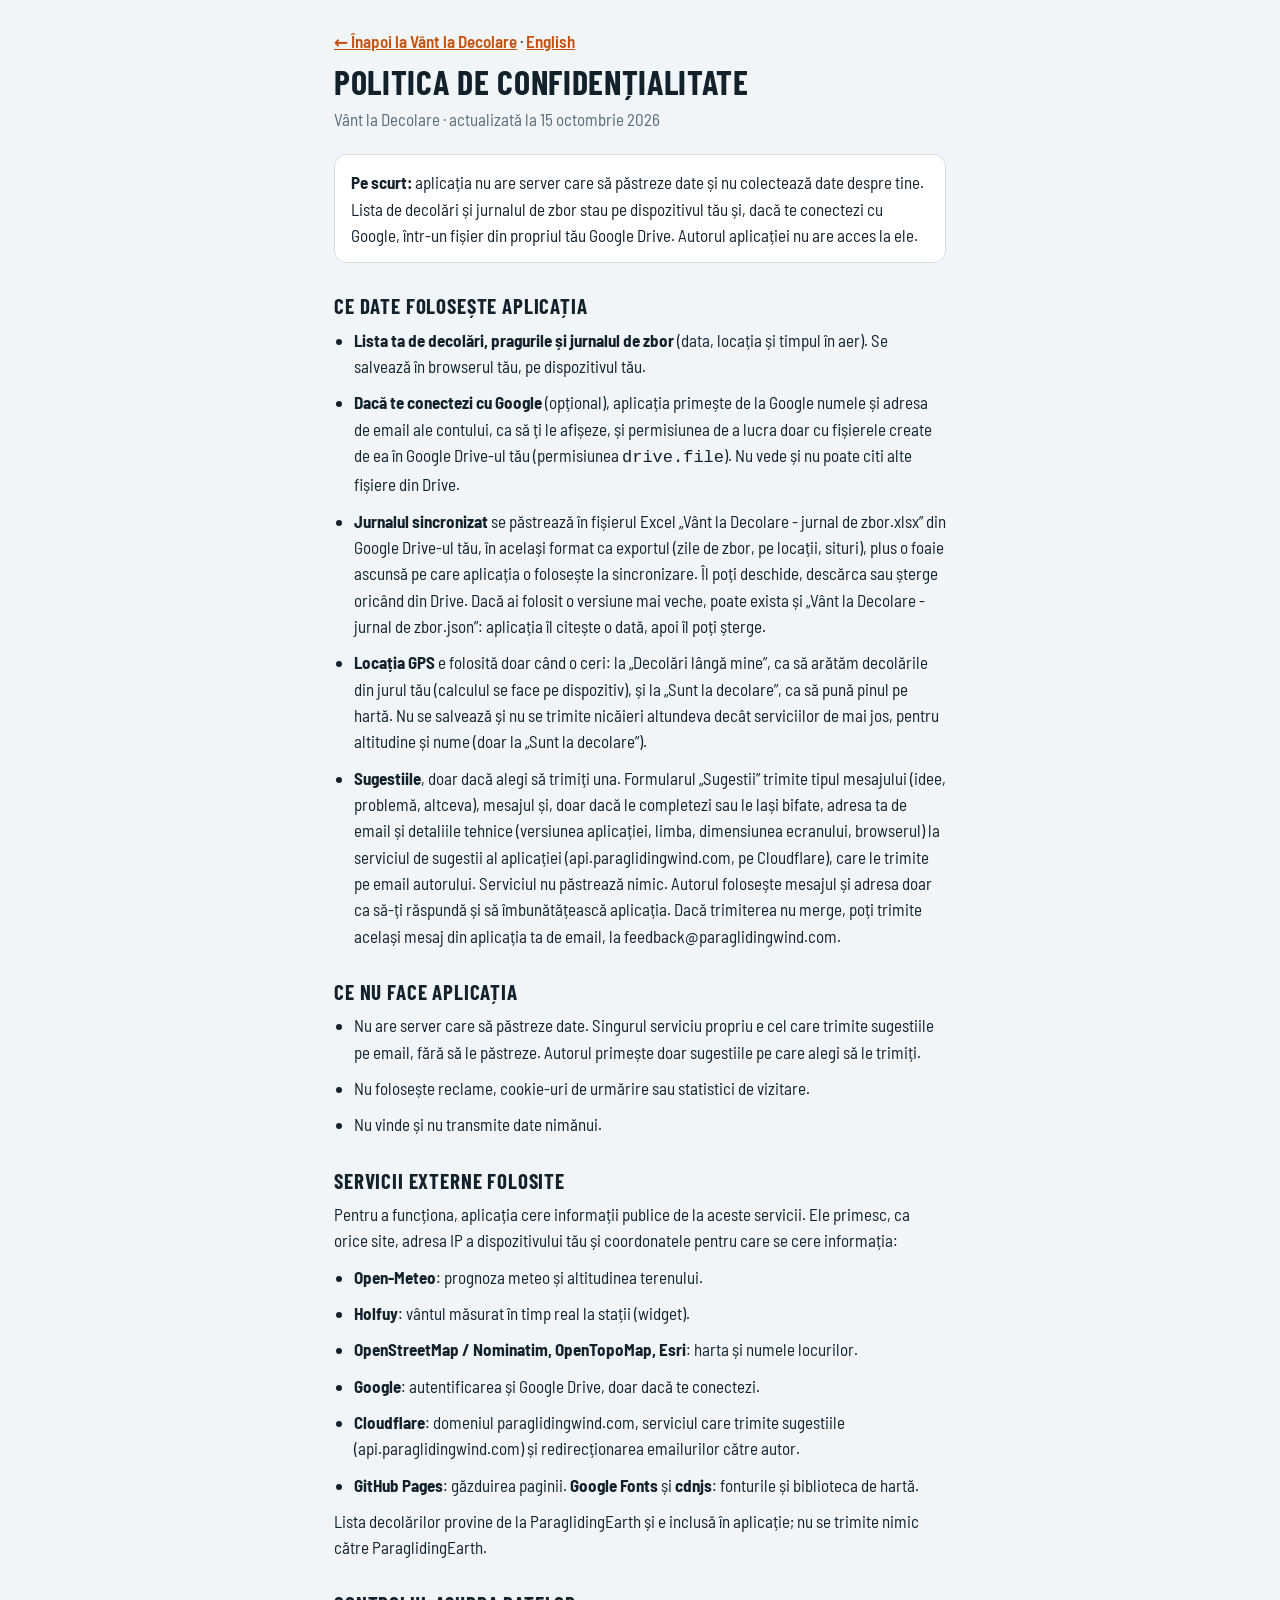
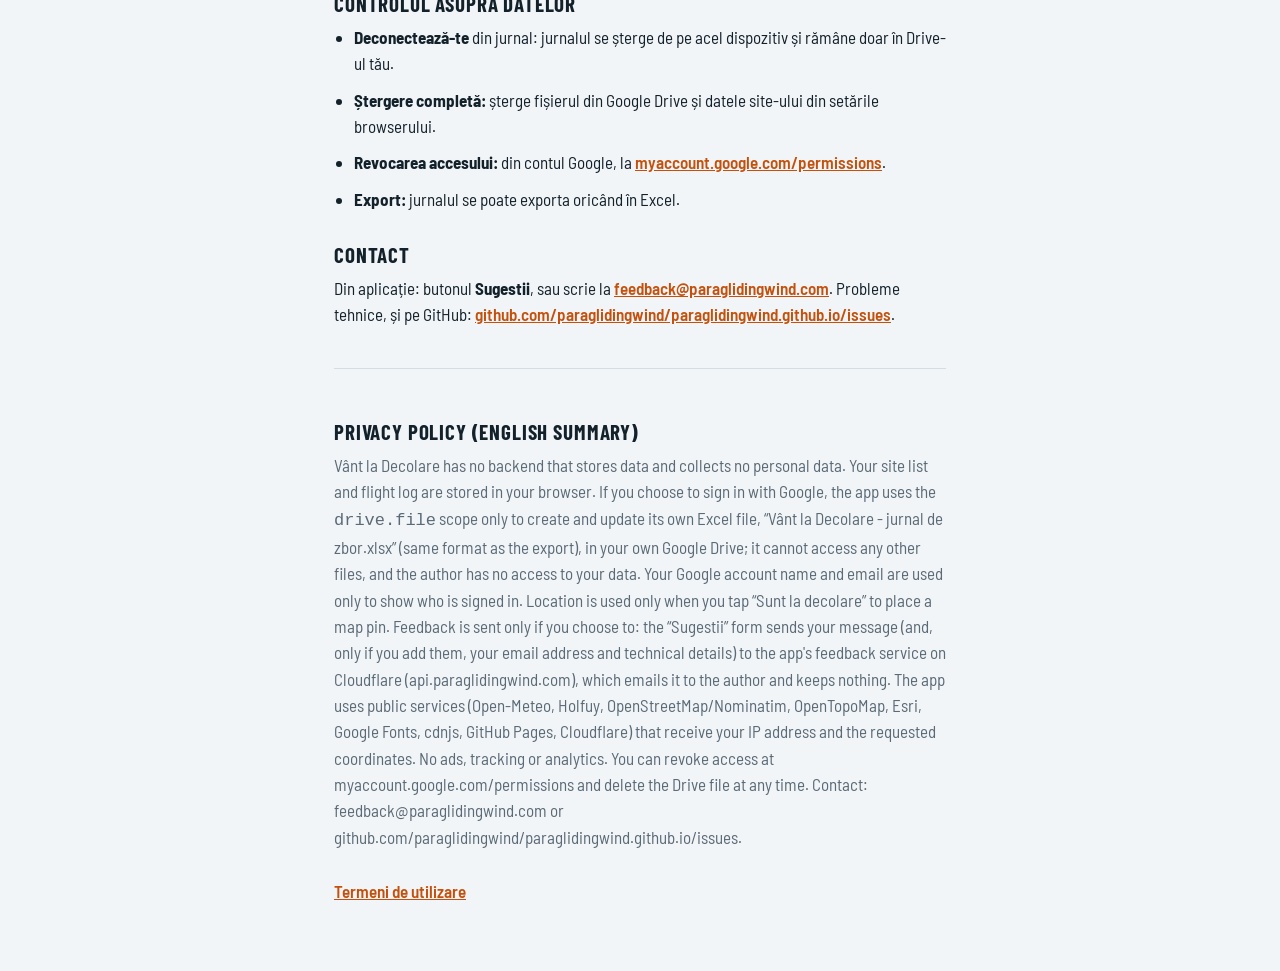
<file: confidentialitate.html>
<!doctype html>
<html lang="ro">
<head>
<meta charset="utf-8">
<meta name="viewport" content="width=device-width,initial-scale=1,viewport-fit=cover">
<title>Confidențialitate · Vânt la Decolare</title>
<link rel="icon" href="icon.svg" type="image/svg+xml">
<link rel="preconnect" href="https://fonts.googleapis.com">
<link rel="preconnect" href="https://fonts.gstatic.com" crossorigin>
<link rel="stylesheet" href="https://fonts.googleapis.com/css2?family=Barlow+Condensed:wght@700&family=Barlow+Semi+Condensed:wght@400;600&display=swap">
<style>
/* Aceleași culori și fonturi ca aplicația; o coloană de text lizibilă. */
:root{--bg:#f2f5f7;--surface:#fff;--ink:#13212b;--muted:#5a6a76;--line:#d5dde3;--accent:#c4500b;
  --f-display:"Barlow Condensed","Arial Narrow",system-ui,sans-serif;--f-ui:"Barlow Semi Condensed","Roboto Condensed",system-ui,sans-serif;color-scheme:light}
@media (prefers-color-scheme: dark){:root:not([data-theme="light"]){--bg:#0d151b;--surface:#152029;--ink:#e4ebf0;--muted:#93a3ae;--line:#26343e;--accent:#ff8a3d;color-scheme:dark}}
:root[data-theme="dark"]{--bg:#0d151b;--surface:#152029;--ink:#e4ebf0;--muted:#93a3ae;--line:#26343e;--accent:#ff8a3d;color-scheme:dark}
*{box-sizing:border-box}
body{margin:0;background:var(--bg);color:var(--ink);font:400 17px/1.55 var(--f-ui);padding:env(safe-area-inset-top,0px) 16px env(safe-area-inset-bottom,0px)}
main{max-width:68ch;margin:0 auto;padding-block:28px 48px}
h1{font:700 34px/1.05 var(--f-display);text-transform:uppercase;letter-spacing:.02em;margin:0 0 6px;text-wrap:balance}
h2{font:700 21px/1.2 var(--f-display);text-transform:uppercase;letter-spacing:.04em;margin:30px 0 8px}
p,li{margin:0 0 10px}
ul{padding-left:20px;margin:0 0 10px}
a{color:var(--accent);font-weight:600}
.meta{color:var(--muted);margin-bottom:22px}
.box{background:var(--surface);border:1px solid var(--line);border-radius:12px;padding:14px 16px;margin:18px 0}
.en{margin-top:40px;padding-top:20px;border-top:1px solid var(--line);color:var(--muted)}
.en h2{color:var(--ink)}
</style>
</head>
<body>
<main>
  <p><a href="./?lang=ro">← Înapoi la Vânt la Decolare</a> · <a href="privacy.html">English</a></p>
  <h1>Politica de confidențialitate</h1>
  <p class="meta">Vânt la Decolare · actualizată la 15 octombrie 2026</p>

  <div class="box"><b>Pe scurt:</b> aplicația nu are server care să păstreze date și nu colectează date despre tine. Lista de decolări și jurnalul de zbor stau pe dispozitivul tău și, dacă te conectezi cu Google, într-un fișier din propriul tău Google Drive. Autorul aplicației nu are acces la ele.</div>

  <h2>Ce date folosește aplicația</h2>
  <ul>
    <li><b>Lista ta de decolări, pragurile și jurnalul de zbor</b> (data, locația și timpul în aer). Se salvează în browserul tău, pe dispozitivul tău.</li>
    <li><b>Dacă te conectezi cu Google</b> (opțional), aplicația primește de la Google numele și adresa de email ale contului, ca să ți le afișeze, și permisiunea de a lucra doar cu fișierele create de ea în Google Drive-ul tău (permisiunea <code>drive.file</code>). Nu vede și nu poate citi alte fișiere din Drive.</li>
    <li><b>Jurnalul sincronizat</b> se păstrează în fișierul Excel „Vânt la Decolare - jurnal de zbor.xlsx” din Google Drive-ul tău, în același format ca exportul (zile de zbor, pe locații, situri), plus o foaie ascunsă pe care aplicația o folosește la sincronizare. Îl poți deschide, descărca sau șterge oricând din Drive. Dacă ai folosit o versiune mai veche, poate exista și „Vânt la Decolare - jurnal de zbor.json”: aplicația îl citește o dată, apoi îl poți șterge.</li>
    <li><b>Locația GPS</b> e folosită doar când o ceri: la „Decolări lângă mine”, ca să arătăm decolările din jurul tău (calculul se face pe dispozitiv), și la „Sunt la decolare”, ca să pună pinul pe hartă. Nu se salvează și nu se trimite nicăieri altundeva decât serviciilor de mai jos, pentru altitudine și nume (doar la „Sunt la decolare”).</li>
    <li><b>Sugestiile</b>, doar dacă alegi să trimiți una. Formularul „Sugestii” trimite tipul mesajului (idee, problemă, altceva), mesajul și, doar dacă le completezi sau le lași bifate, adresa ta de email și detaliile tehnice (versiunea aplicației, limba, dimensiunea ecranului, browserul) la serviciul de sugestii al aplicației (api.paraglidingwind.com, pe Cloudflare), care le trimite pe email autorului. Serviciul nu păstrează nimic. Autorul folosește mesajul și adresa doar ca să-ți răspundă și să îmbunătățească aplicația. Dacă trimiterea nu merge, poți trimite același mesaj din aplicația ta de email, la feedback@paraglidingwind.com.</li>
  </ul>

  <h2>Ce nu face aplicația</h2>
  <ul>
    <li>Nu are server care să păstreze date. Singurul serviciu propriu e cel care trimite sugestiile pe email, fără să le păstreze. Autorul primește doar sugestiile pe care alegi să le trimiți.</li>
    <li>Nu folosește reclame, cookie-uri de urmărire sau statistici de vizitare.</li>
    <li>Nu vinde și nu transmite date nimănui.</li>
  </ul>

  <h2>Servicii externe folosite</h2>
  <p>Pentru a funcționa, aplicația cere informații publice de la aceste servicii. Ele primesc, ca orice site, adresa IP a dispozitivului tău și coordonatele pentru care se cere informația:</p>
  <ul>
    <li><b>Open-Meteo</b>: prognoza meteo și altitudinea terenului.</li>
    <li><b>Holfuy</b>: vântul măsurat în timp real la stații (widget).</li>
    <li><b>OpenStreetMap / Nominatim, OpenTopoMap, Esri</b>: harta și numele locurilor.</li>
    <li><b>Google</b>: autentificarea și Google Drive, doar dacă te conectezi.</li>
    <li><b>Cloudflare</b>: domeniul paraglidingwind.com, serviciul care trimite sugestiile (api.paraglidingwind.com) și redirecționarea emailurilor către autor.</li>
    <li><b>GitHub Pages</b>: găzduirea paginii. <b>Google Fonts</b> și <b>cdnjs</b>: fonturile și biblioteca de hartă.</li>
  </ul>
  <p>Lista decolărilor provine de la ParaglidingEarth și e inclusă în aplicație; nu se trimite nimic către ParaglidingEarth.</p>

  <h2>Controlul asupra datelor</h2>
  <ul>
    <li><b>Deconectează-te</b> din jurnal: jurnalul se șterge de pe acel dispozitiv și rămâne doar în Drive-ul tău.</li>
    <li><b>Ștergere completă:</b> șterge fișierul din Google Drive și datele site-ului din setările browserului.</li>
    <li><b>Revocarea accesului:</b> din contul Google, la <a href="https://myaccount.google.com/permissions" target="_blank" rel="noopener">myaccount.google.com/permissions</a>.</li>
    <li><b>Export:</b> jurnalul se poate exporta oricând în Excel.</li>
  </ul>

  <h2>Contact</h2>
  <p>Din aplicație: butonul <b>Sugestii</b>, sau scrie la <a href="mailto:feedback@paraglidingwind.com">feedback@paraglidingwind.com</a>. Probleme tehnice, și pe GitHub: <a href="https://github.com/paraglidingwind/paraglidingwind.github.io/issues" target="_blank" rel="noopener">github.com/paraglidingwind/paraglidingwind.github.io/issues</a>.</p>

  <section class="en" lang="en">
    <h2>Privacy policy (English summary)</h2>
    <p>Vânt la Decolare has no backend that stores data and collects no personal data. Your site list and flight log are stored in your browser. If you choose to sign in with Google, the app uses the <code>drive.file</code> scope only to create and update its own Excel file, “Vânt la Decolare - jurnal de zbor.xlsx” (same format as the export), in your own Google Drive; it cannot access any other files, and the author has no access to your data. Your Google account name and email are used only to show who is signed in. Location is used only when you tap “Sunt la decolare” to place a map pin. Feedback is sent only if you choose to: the “Sugestii” form sends your message (and, only if you add them, your email address and technical details) to the app's feedback service on Cloudflare (api.paraglidingwind.com), which emails it to the author and keeps nothing. The app uses public services (Open-Meteo, Holfuy, OpenStreetMap/Nominatim, OpenTopoMap, Esri, Google Fonts, cdnjs, GitHub Pages, Cloudflare) that receive your IP address and the requested coordinates. No ads, tracking or analytics. You can revoke access at myaccount.google.com/permissions and delete the Drive file at any time. Contact: feedback@paraglidingwind.com or github.com/paraglidingwind/paraglidingwind.github.io/issues.</p>
  </section>
  <p class="meta" style="margin-top:28px"><a href="termeni.html">Termeni de utilizare</a></p>
</main>
</body>
</html>
</file>
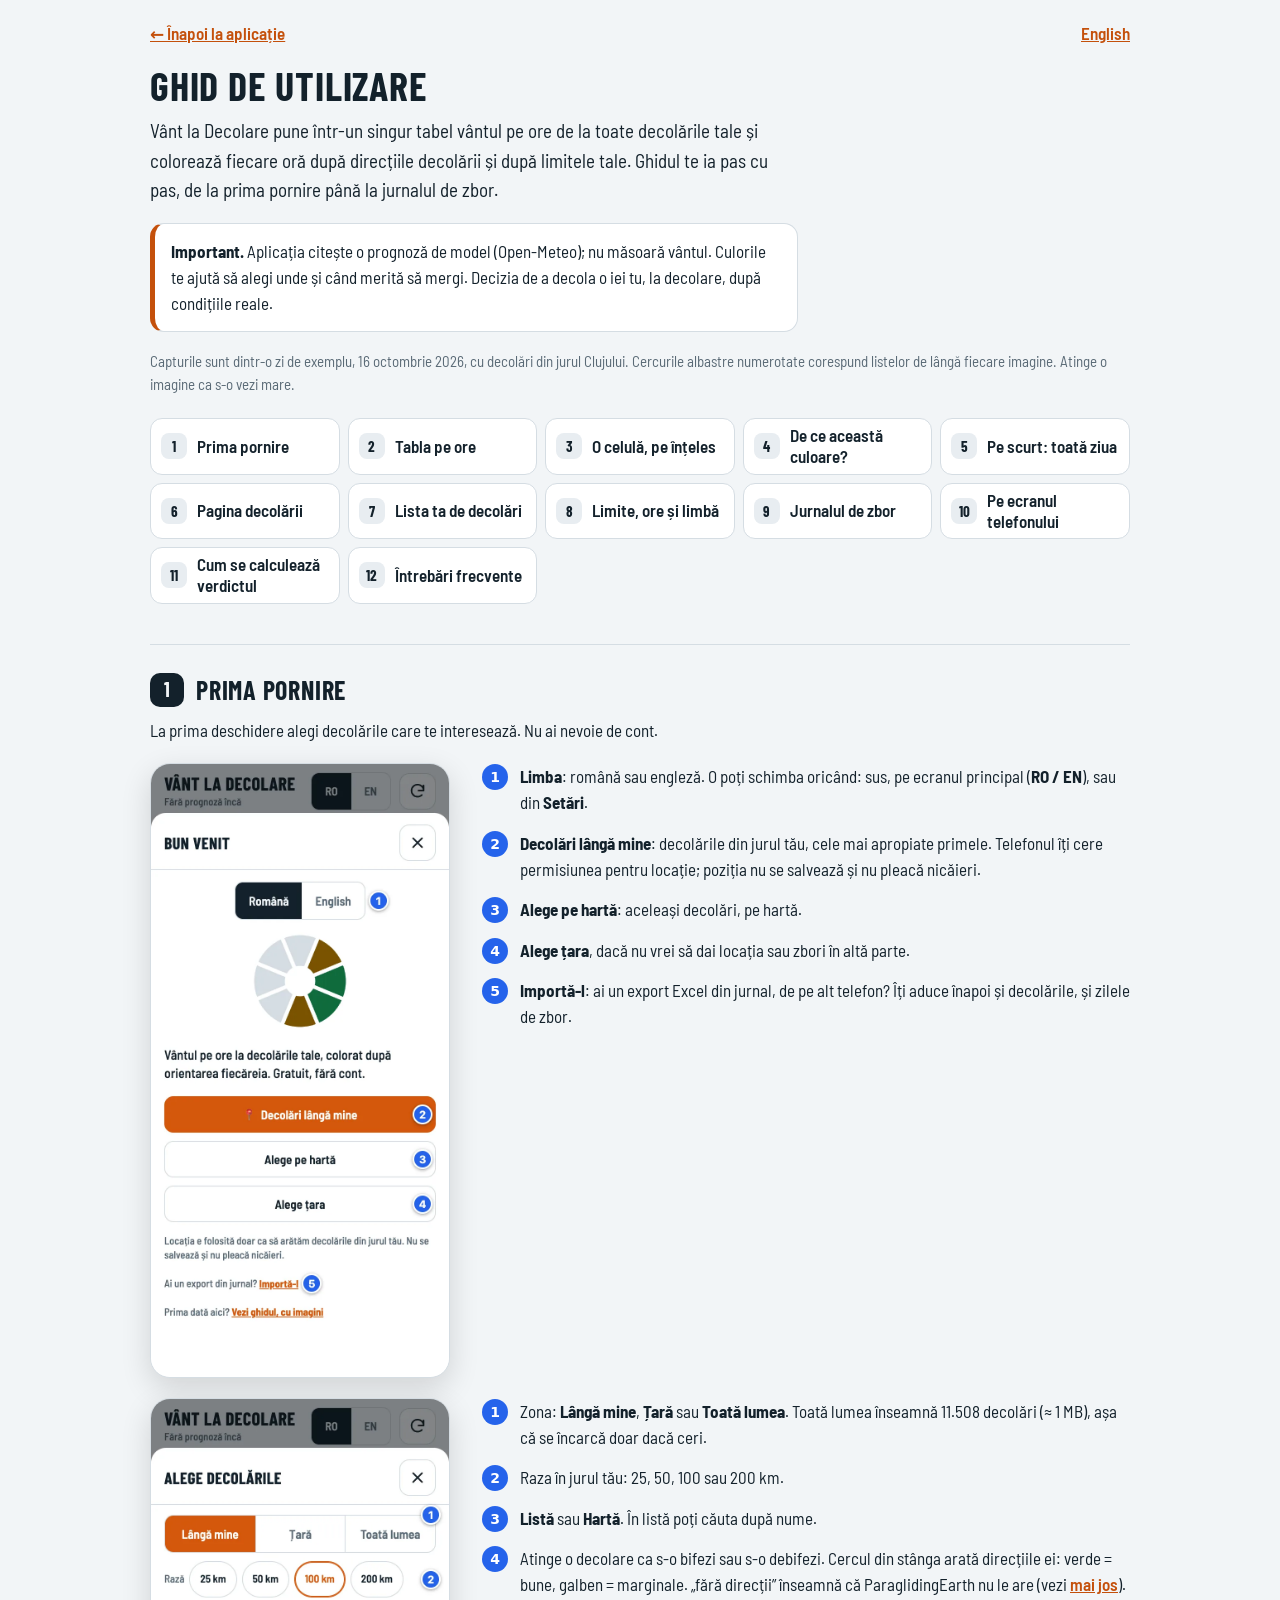
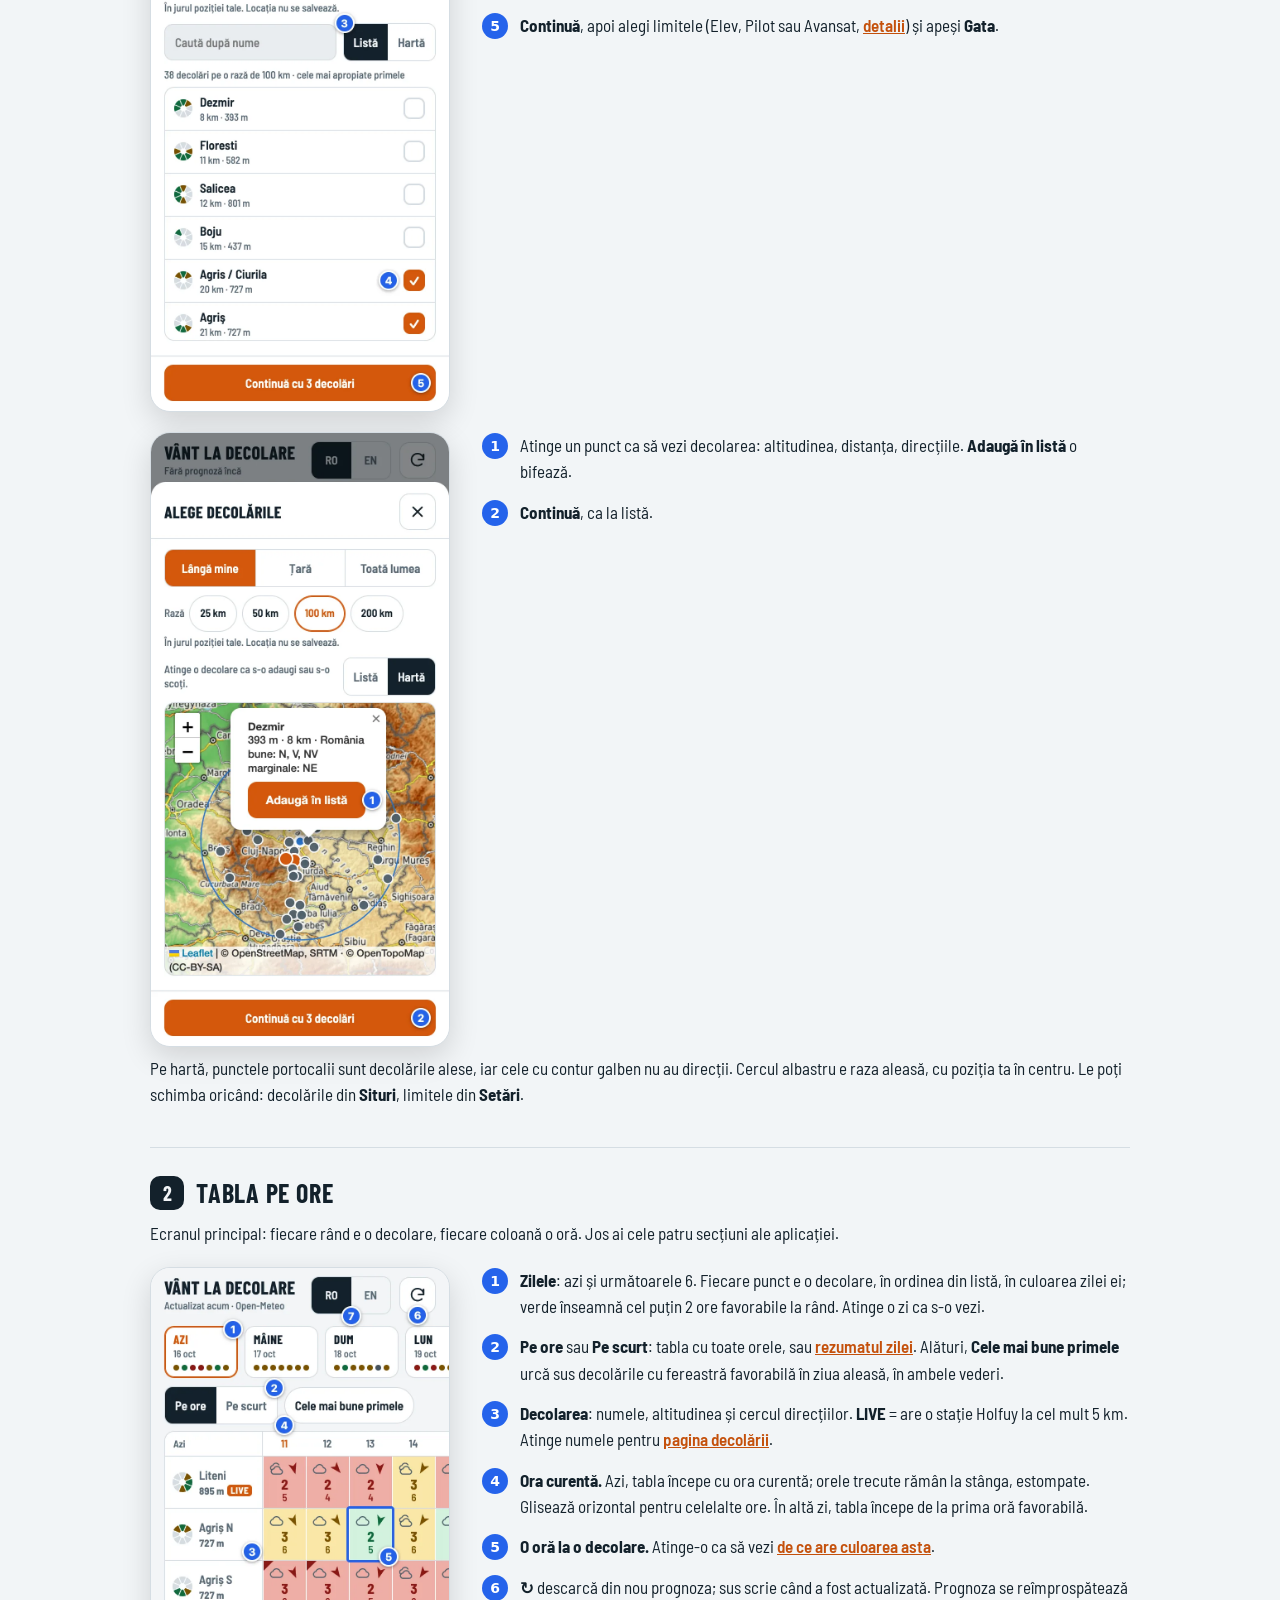
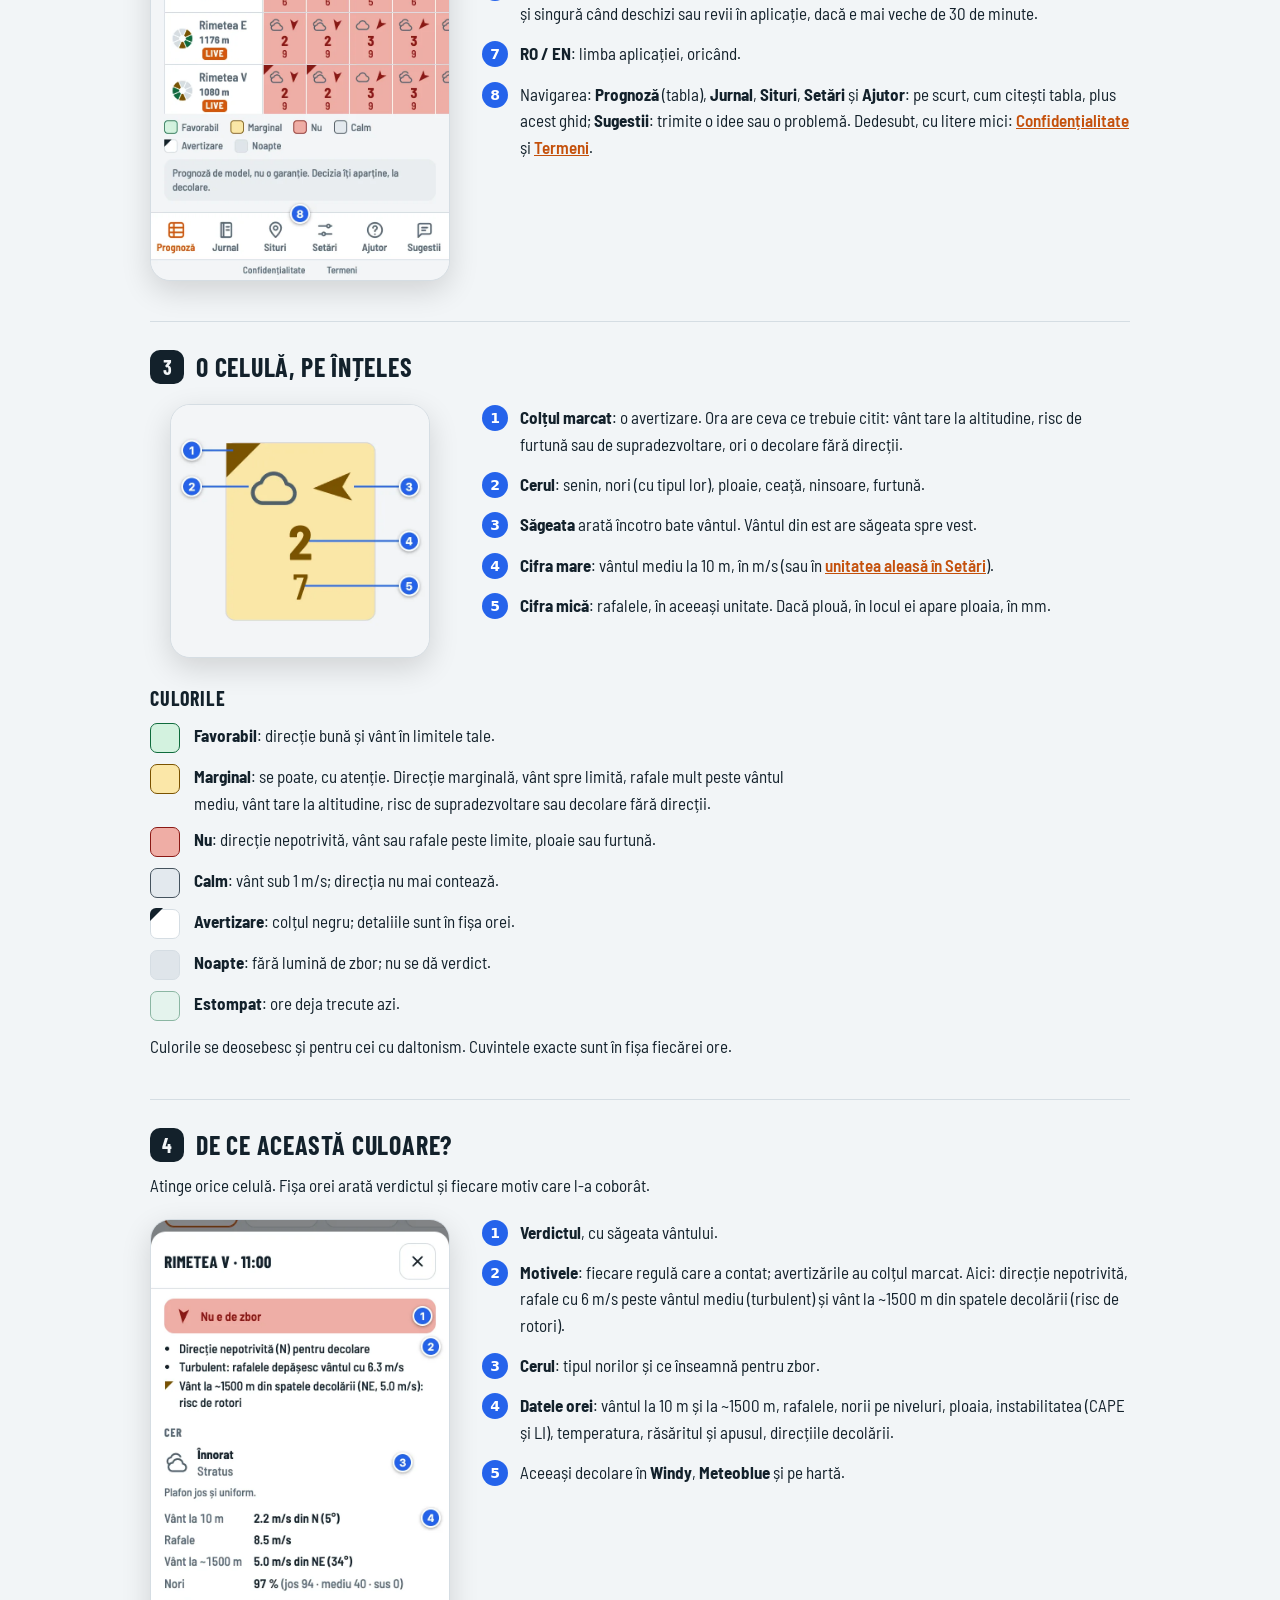
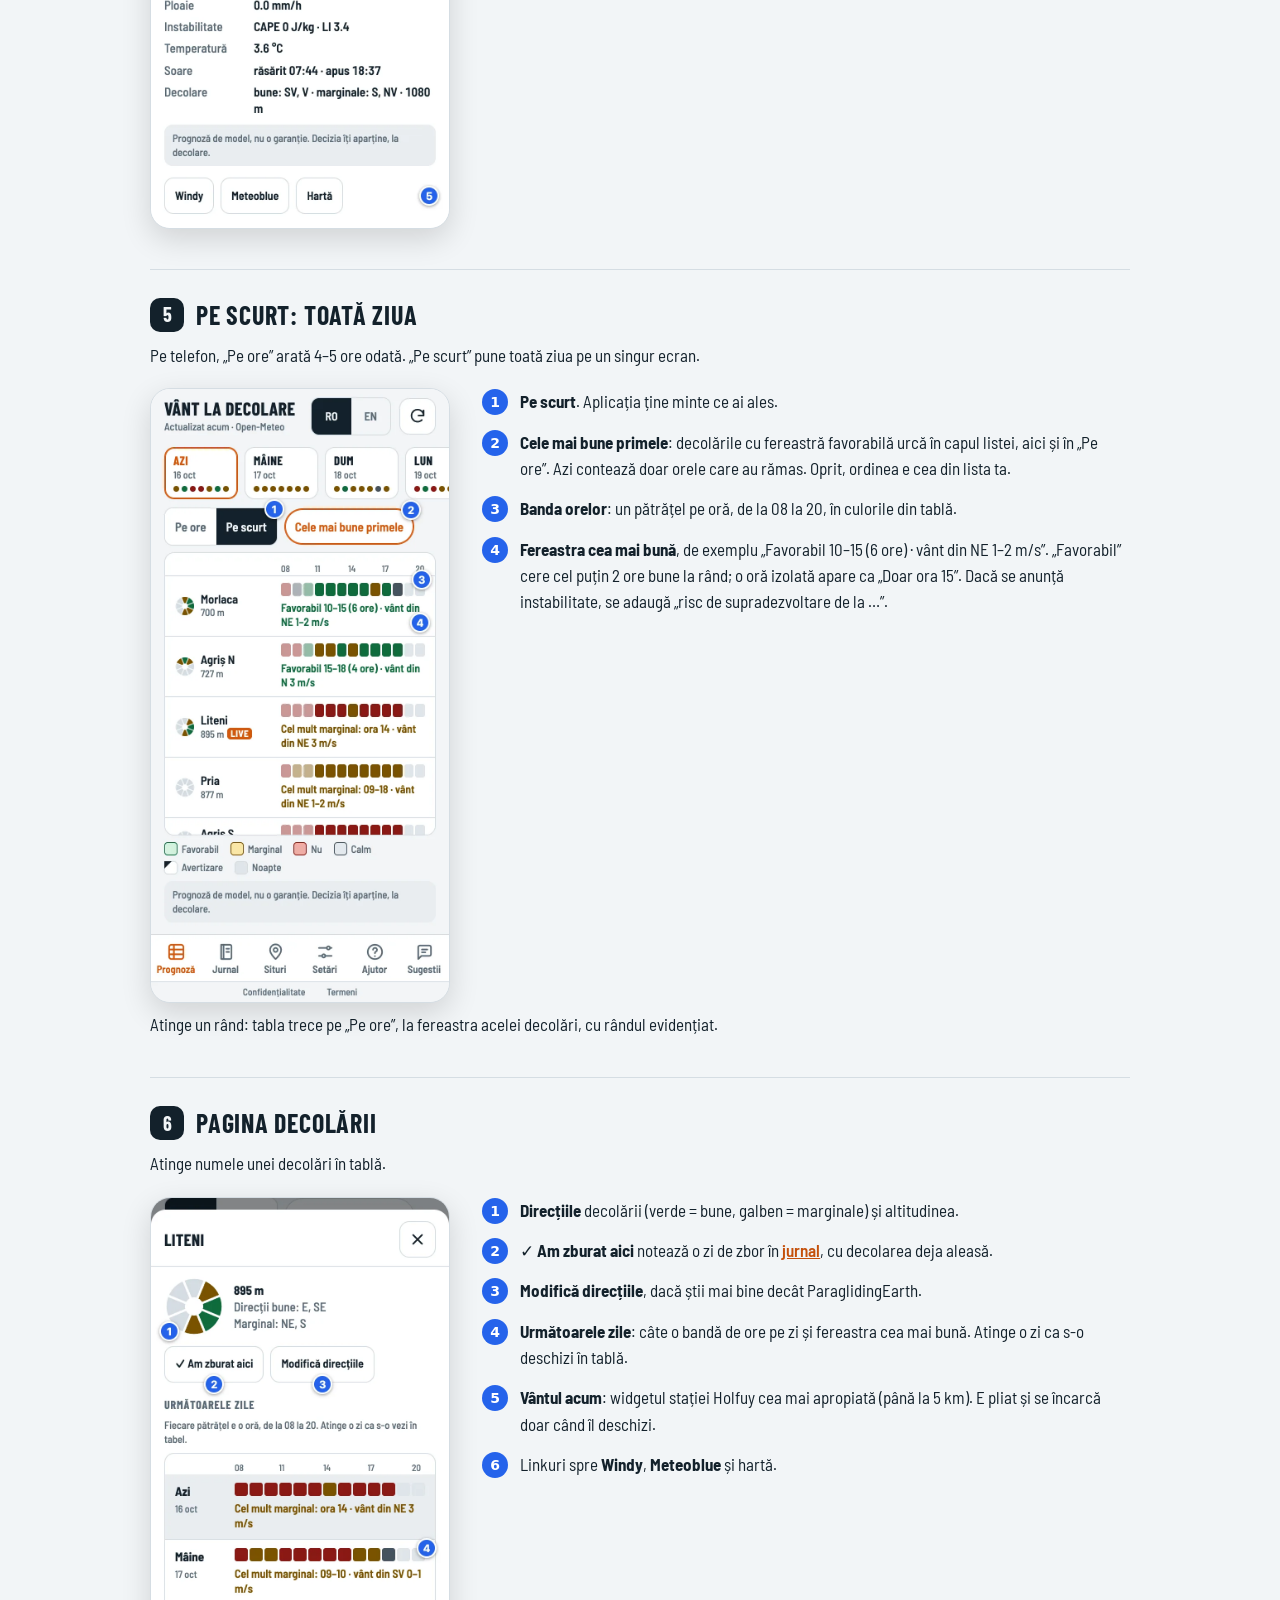
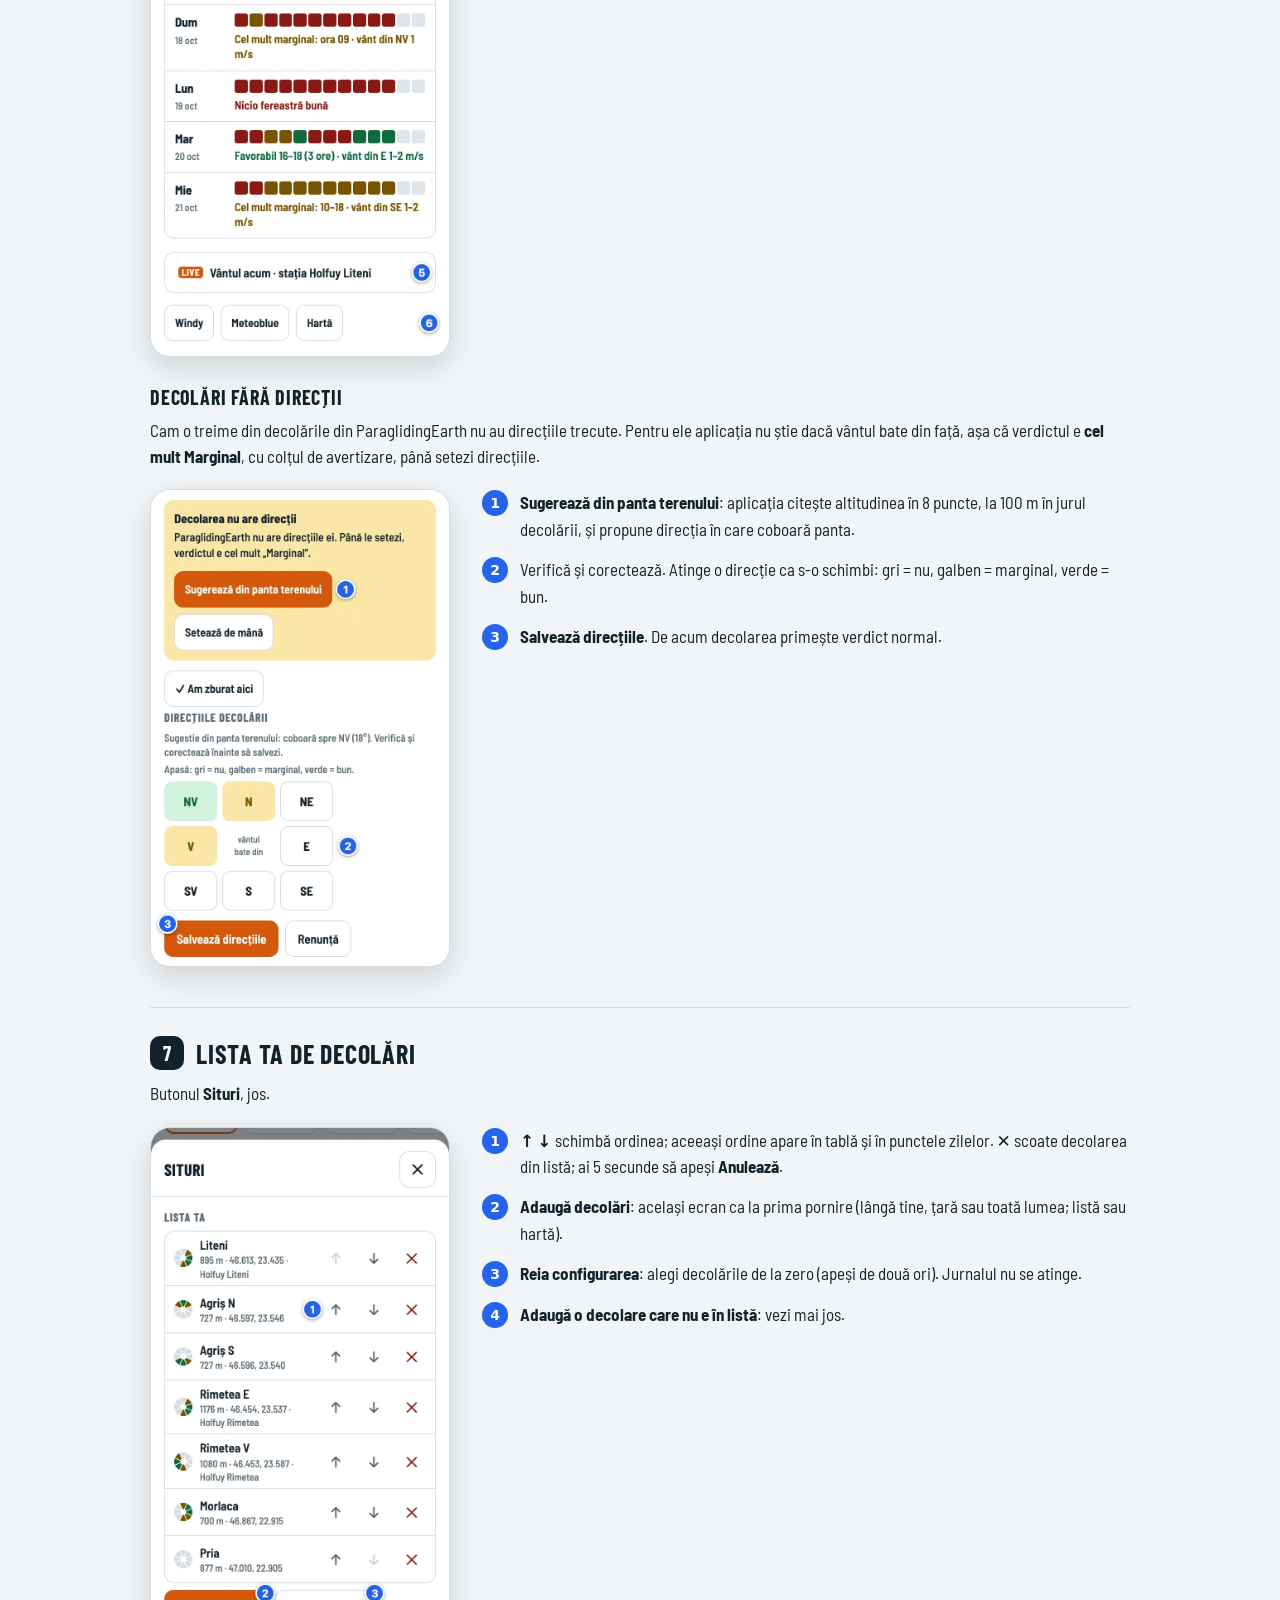
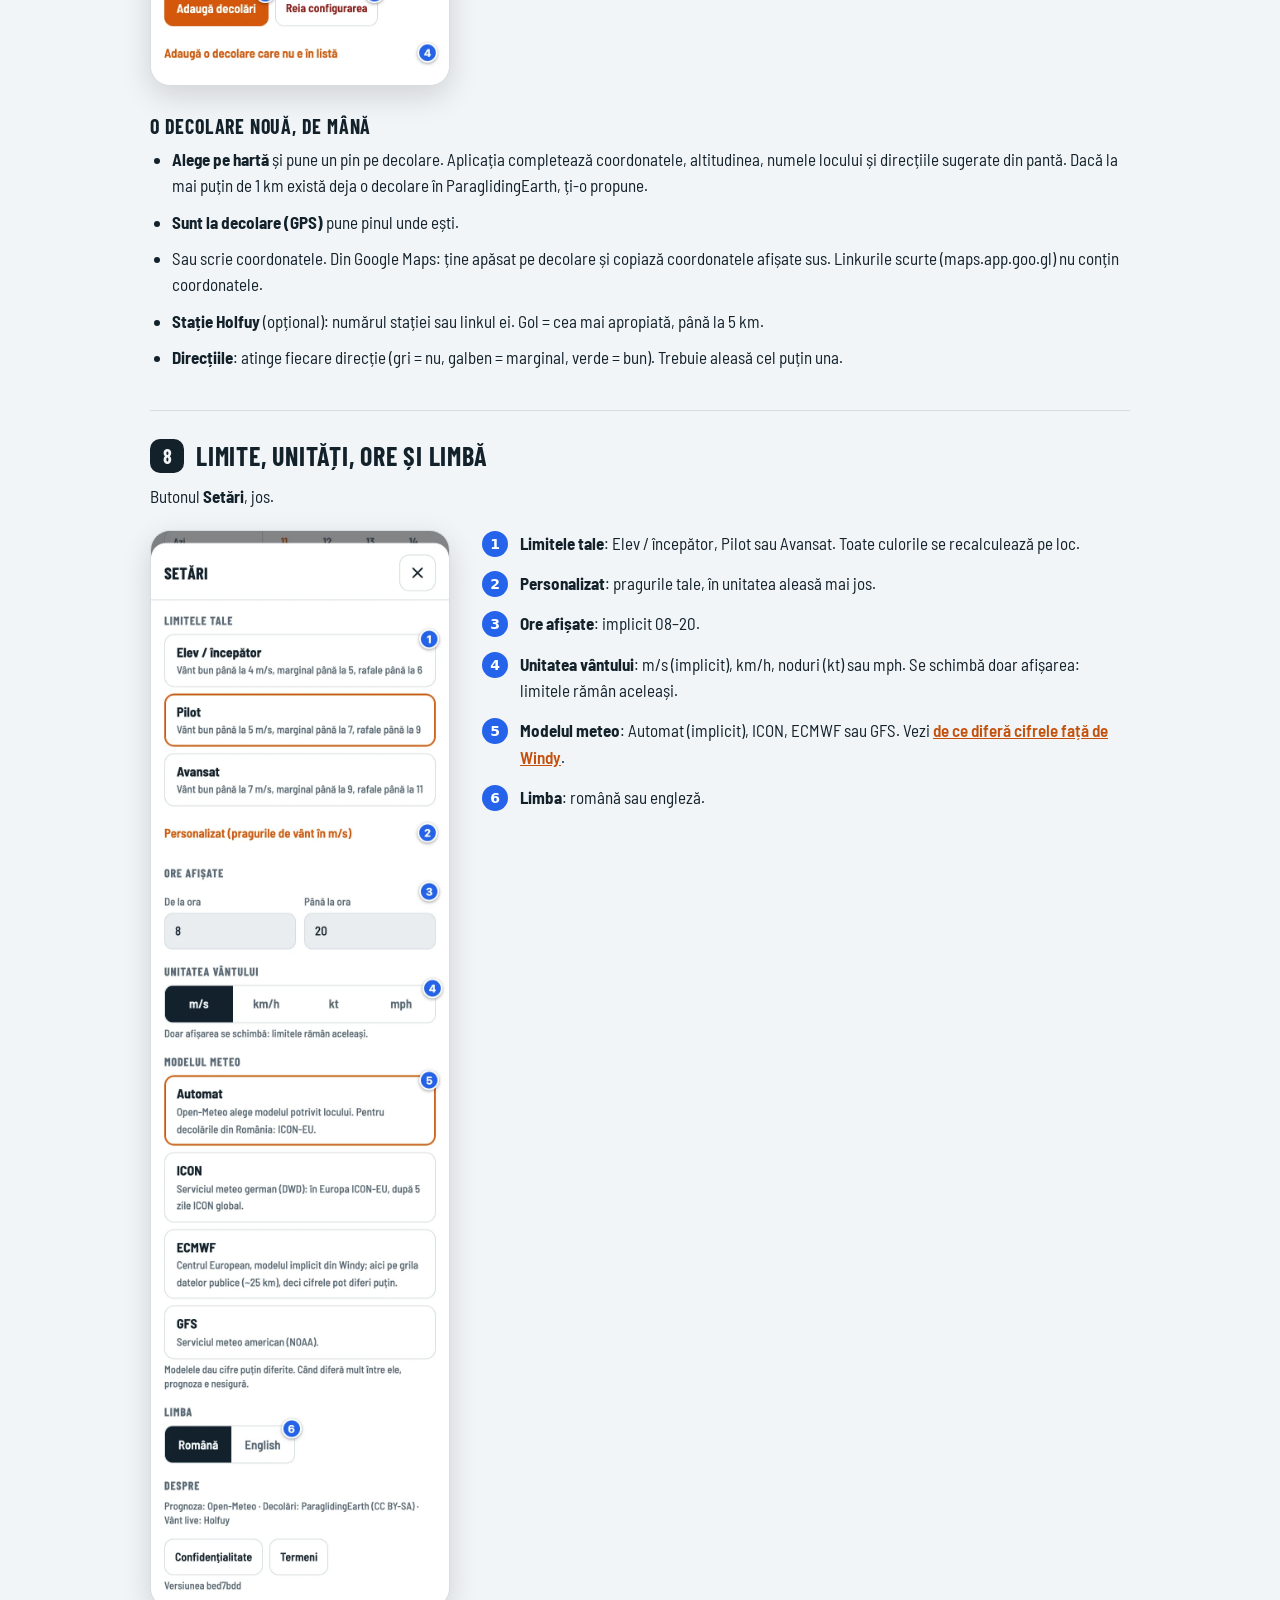
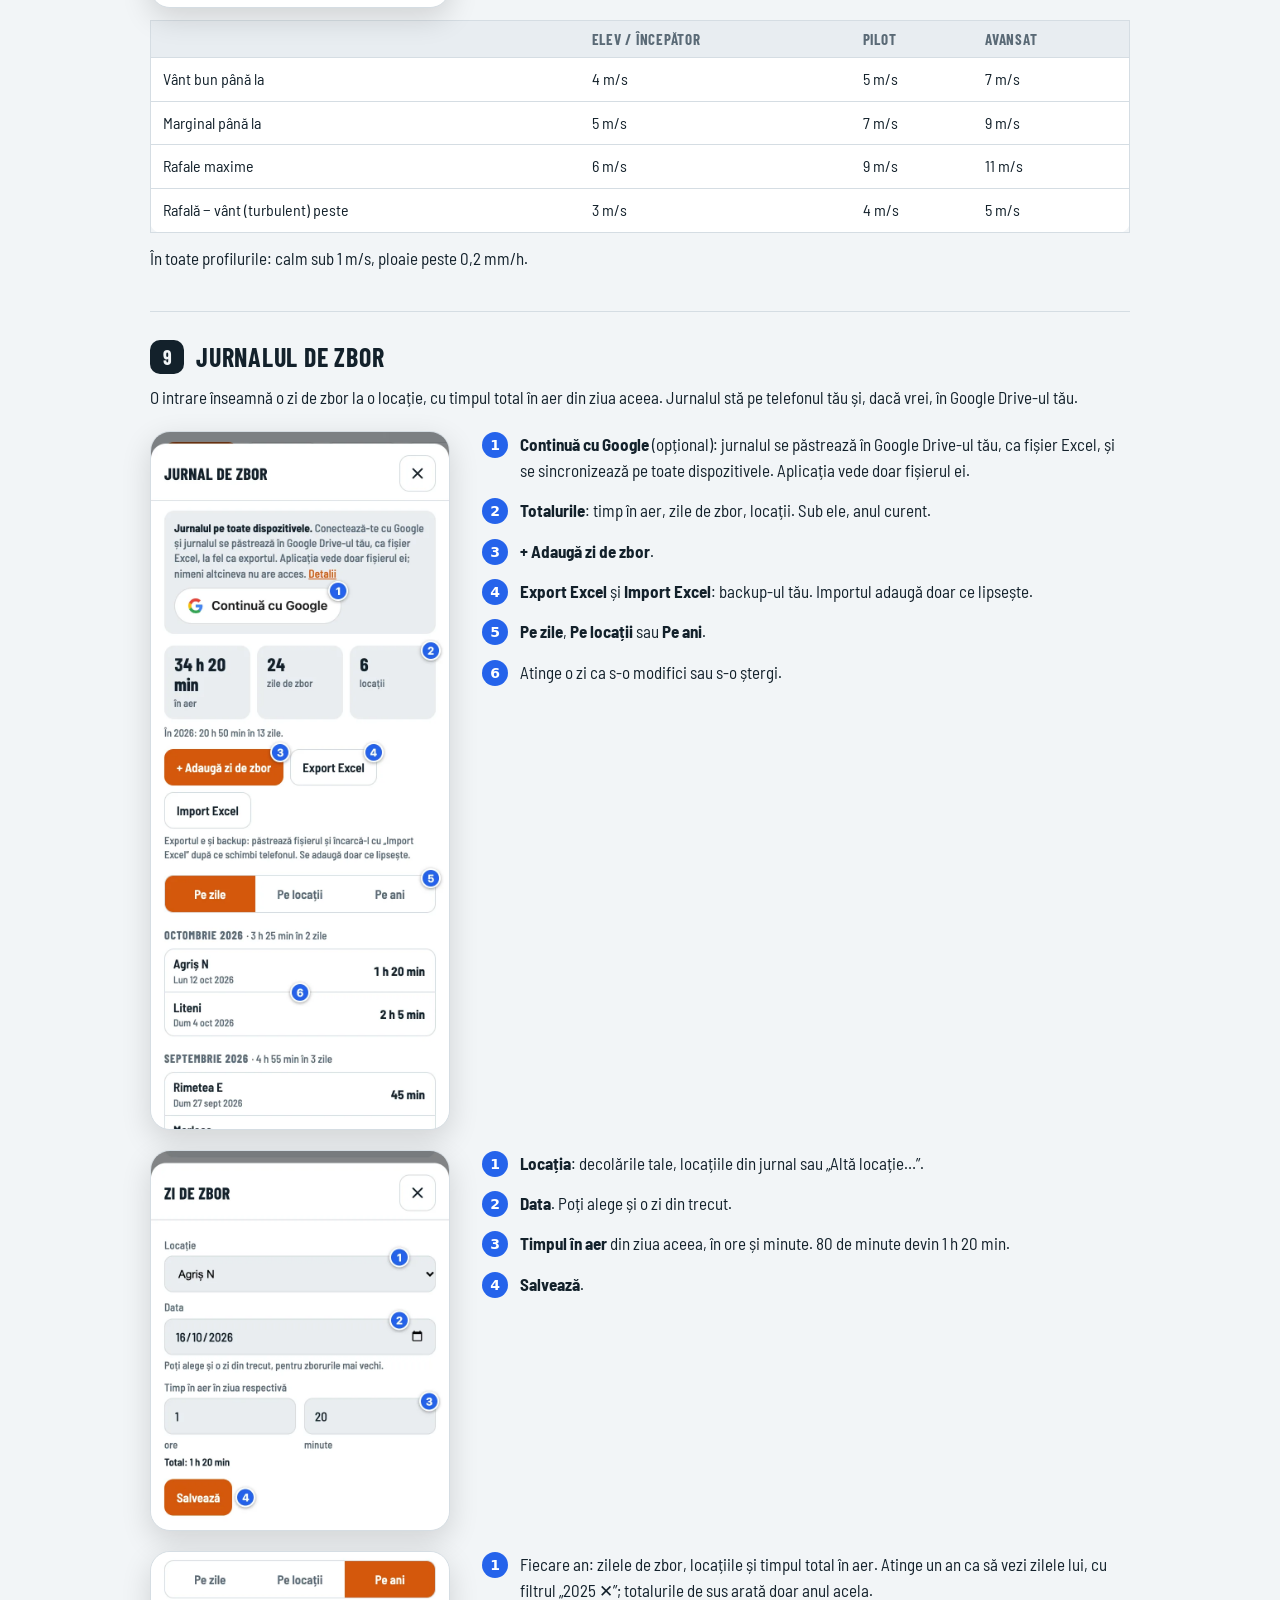
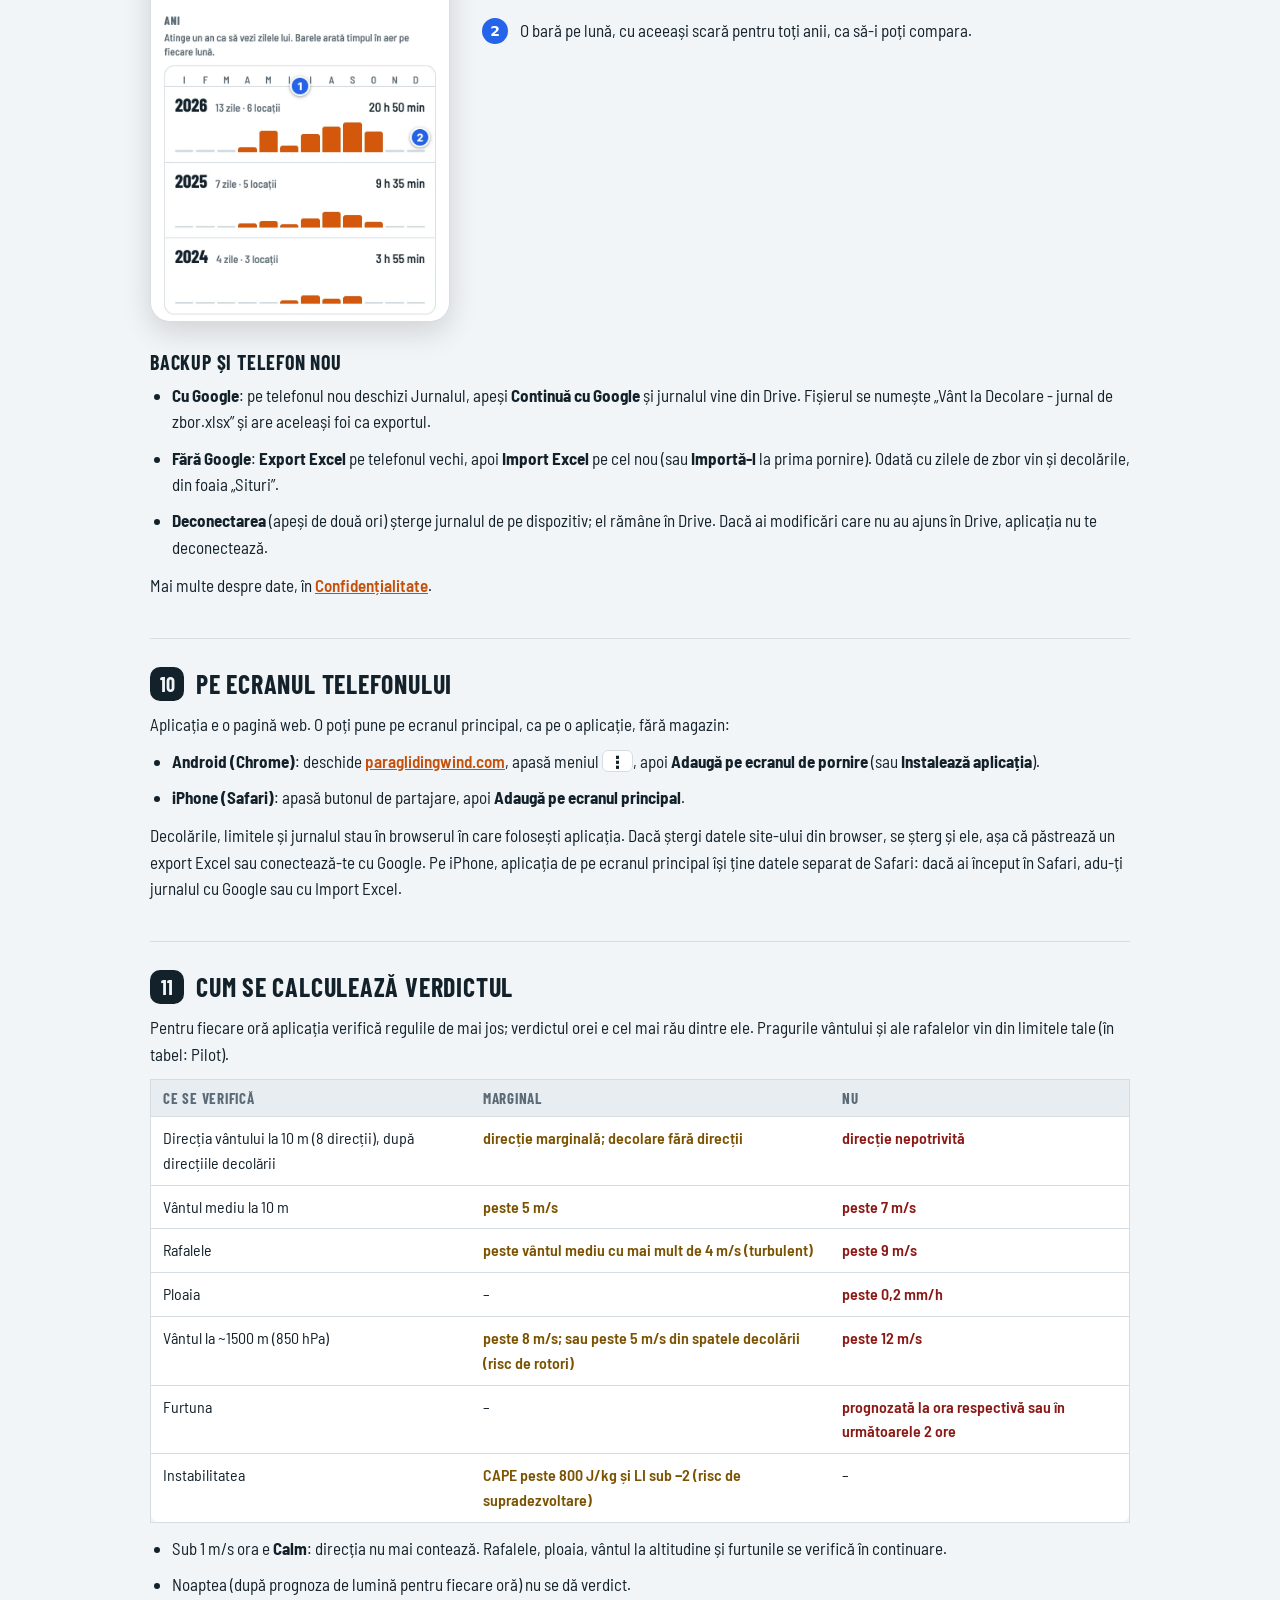
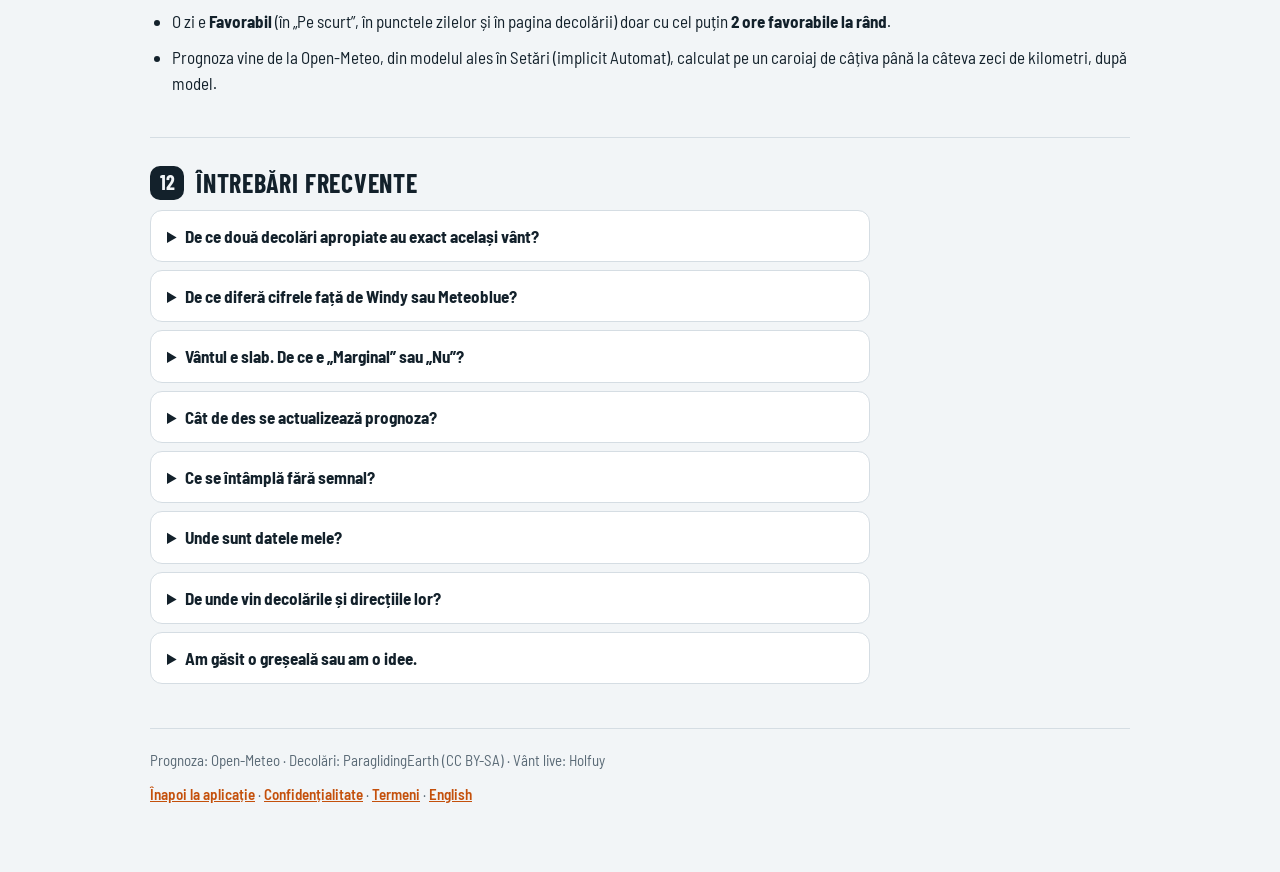
<file: ghid.html>
<!doctype html>
<html lang="ro">
<head>
<meta charset="utf-8">
<meta name="viewport" content="width=device-width,initial-scale=1,viewport-fit=cover">
<title>Ghid de utilizare · Vânt la Decolare</title>
<meta name="description" content="Cum folosești Vânt la Decolare: alegi decolările, citești tabla de vânt pe ore, culorile și avertizările, pagina decolării și jurnalul de zbor.">
<link rel="alternate" hreflang="en" href="guide.html">
<link rel="icon" href="icon.svg" type="image/svg+xml">
<link rel="preconnect" href="https://fonts.googleapis.com">
<link rel="preconnect" href="https://fonts.gstatic.com" crossorigin>
<link rel="stylesheet" href="https://fonts.googleapis.com/css2?family=Barlow+Condensed:wght@700&family=Barlow+Semi+Condensed:wght@400;600;700&display=swap">
<style>
/* Aceleași culori și fonturi ca aplicația. Capturile sunt făcute de tools/guide-shots.mjs; cercurile albastre din ele = listele numerotate. */
:root{--bg:#f2f5f7;--surface:#fff;--sunk:#e8edf1;--ink:#13212b;--muted:#5a6a76;--line:#d5dde3;--accent:#c4500b;--mark:#2563eb;
  --go:#0f6b3c;--go-bg:#d3f2df;--maybe:#7a5200;--maybe-bg:#fbe7a8;--no:#8a1814;--no-bg:#efada5;--calm:#45535e;--calm-bg:#e3e9ee;--night-bg:#dfe5ea;
  --f-display:"Barlow Condensed","Arial Narrow",system-ui,sans-serif;--f-ui:"Barlow Semi Condensed","Roboto Condensed",system-ui,sans-serif;color-scheme:light}
@media (prefers-color-scheme: dark){:root:not([data-theme="light"]){--bg:#0d151b;--surface:#152029;--sunk:#1b2832;--ink:#e4ebf0;--muted:#93a3ae;--line:#26343e;--accent:#ff8a3d;--mark:#5b8def;
  --go:#8ff0b9;--go-bg:#22603f;--maybe:#ffd77a;--maybe-bg:#57440a;--no:#ffb4ac;--no-bg:#3a0f12;--calm:#a9b7c1;--calm-bg:#1f2c36;--night-bg:#0a1116;color-scheme:dark}}
:root[data-theme="dark"]{--bg:#0d151b;--surface:#152029;--sunk:#1b2832;--ink:#e4ebf0;--muted:#93a3ae;--line:#26343e;--accent:#ff8a3d;--mark:#5b8def;
  --go:#8ff0b9;--go-bg:#22603f;--maybe:#ffd77a;--maybe-bg:#57440a;--no:#ffb4ac;--no-bg:#3a0f12;--calm:#a9b7c1;--calm-bg:#1f2c36;--night-bg:#0a1116;color-scheme:dark}
*{box-sizing:border-box}
html{scroll-behavior:smooth;scroll-padding-top:12px}
body{margin:0;background:var(--bg);color:var(--ink);font:400 17px/1.55 var(--f-ui);padding:env(safe-area-inset-top,0px) 16px env(safe-area-inset-bottom,0px)}
main{max-width:980px;margin:0 auto;padding-block:20px 56px}
h1{font:700 40px/1.05 var(--f-display);text-transform:uppercase;letter-spacing:.02em;margin:18px 0 10px;text-wrap:balance}
h2{display:flex;align-items:center;gap:12px;font:700 26px/1.15 var(--f-display);text-transform:uppercase;letter-spacing:.03em;margin:0 0 10px;text-wrap:balance}
h2 .n{flex:0 0 auto;display:grid;place-items:center;width:34px;height:34px;border-radius:10px;background:var(--ink);color:var(--bg);font-size:20px;letter-spacing:0}
h3{font:700 20px/1.2 var(--f-display);text-transform:uppercase;letter-spacing:.04em;margin:28px 0 8px}
p,li{margin:0 0 10px}
ul{padding-left:22px;margin:0 0 12px}
a{color:var(--accent);font-weight:600}
b{font-weight:700}
.top{display:flex;flex-wrap:wrap;gap:6px 16px;align-items:center;justify-content:space-between}
.top img{width:40px;height:40px;border-radius:10px}
.lead{font-size:19px;max-width:62ch}
.meta{color:var(--muted);font-size:15px}
.box{background:var(--surface);border:1px solid var(--line);border-radius:14px;padding:14px 16px;margin:18px 0;max-width:72ch}
.box.warn{border-left:5px solid var(--accent)}
.toc{display:grid;grid-template-columns:repeat(auto-fill,minmax(min(100%,158px),1fr));gap:8px;list-style:none;padding:0;margin:22px 0 8px;counter-reset:toc}
.toc li{margin:0;counter-increment:toc}
.toc a{display:flex;align-items:center;gap:10px;min-height:48px;height:100%;padding:6px 10px;line-height:1.25;border:1px solid var(--line);border-radius:12px;background:var(--surface);color:var(--ink);text-decoration:none}
.toc a::before{content:counter(toc);display:grid;place-items:center;flex:0 0 26px;height:26px;border-radius:8px;background:var(--sunk);font:700 15px var(--f-display)}
.toc a:hover{border-color:var(--accent)}
section{margin-top:40px;padding-top:28px;border-top:1px solid var(--line)}
.step{display:grid;gap:18px 32px;align-items:start;margin:20px 0 8px}
@media (min-width: 760px){ .step{grid-template-columns:300px minmax(0,1fr)} .step .shot{position:sticky;top:16px} }
.shot{display:block;justify-self:center;width:100%;max-width:300px}
.shot img{display:block;width:100%;height:auto;border-radius:20px;border:1px solid var(--line);box-shadow:0 10px 30px rgb(0 0 0 / .14);background:var(--surface)}
.shot.small{max-width:260px}
ol.marks{list-style:none;padding:0;margin:0;counter-reset:m}
ol.marks > li{counter-increment:m;position:relative;padding-left:38px;margin:0 0 14px}
ol.marks > li::before{content:counter(m);position:absolute;left:0;top:1px;width:26px;height:26px;border-radius:50%;background:var(--mark);color:#fff;font:700 14px/26px system-ui,sans-serif;text-align:center}
.after{margin-top:6px}
.kv{display:grid;grid-template-columns:auto 1fr;gap:10px 14px;align-items:start;margin:12px 0;max-width:72ch}
.sw{display:inline-block;width:30px;height:30px;border-radius:7px;border:1.5px solid transparent;position:relative;margin-top:1px}
.sw.go{background:var(--go-bg);border-color:var(--go)} .sw.maybe{background:var(--maybe-bg);border-color:var(--maybe)}
.sw.no{background:var(--no-bg);border-color:var(--no)} .sw.calm{background:var(--calm-bg);border-color:var(--calm)}
.sw.night{background:var(--night-bg);border-color:var(--line)} .sw.past{background:var(--go-bg);border-color:var(--go);opacity:.45}
.sw.warn{background:var(--surface);border-color:var(--line)}
.sw.warn::before{content:"";position:absolute;top:-1.5px;left:-1.5px;border-top:13px solid var(--ink);border-right:13px solid transparent;border-top-left-radius:6px}
.tbl{width:100%;overflow-x:auto;margin:12px 0}
table{border-collapse:collapse;width:100%;background:var(--surface);border:1px solid var(--line);border-radius:12px;font-size:16px}
th,td{padding:9px 12px;text-align:left;vertical-align:top;border-bottom:1px solid var(--line)}
thead th{font:700 15px var(--f-display);text-transform:uppercase;letter-spacing:.05em;color:var(--muted);background:var(--sunk)}
tr:last-child td{border-bottom:0}
.limits td + td{white-space:nowrap}
td.m{color:var(--maybe);font-weight:600} td.x{color:var(--no);font-weight:600}
/* Pe telefon, regulile devin fișe: ce se verifică, apoi pragul pentru Marginal și pentru Nu. */
@media (max-width: 600px){
  .rules thead{display:none}
  .rules tr{display:block;padding:10px 12px;border-bottom:1px solid var(--line)}
  .rules tr:last-child{border-bottom:0}
  .rules td{display:block;padding:2px 0;border:0}
  .rules td:first-child{font-weight:700;margin-bottom:2px}
  .rules td[data-k]::before{content:attr(data-k) " ";color:var(--muted);font-weight:600}
  .rules td.e{display:none}
}
details{background:var(--surface);border:1px solid var(--line);border-radius:12px;margin:8px 0;max-width:80ch}
summary{min-height:48px;padding:12px 16px;font-weight:700;cursor:pointer}
details > div{padding:0 16px 6px}
kbd{font:inherit;font-weight:700;padding:0 6px;border:1px solid var(--line);border-radius:6px;background:var(--surface)}
footer{margin-top:44px;padding-top:20px;border-top:1px solid var(--line);color:var(--muted);font-size:15px}
</style>
</head>
<body>
<main>
  <div class="top">
    <p style="margin:0"><a href="./?lang=ro">← Înapoi la aplicație</a></p>
    <p style="margin:0"><a href="guide.html" hreflang="en" lang="en">English</a></p>
  </div>
  <h1>Ghid de utilizare</h1>
  <p class="lead">Vânt la Decolare pune într-un singur tabel vântul pe ore de la toate decolările tale și colorează fiecare oră după direcțiile decolării și după limitele tale. Ghidul te ia pas cu pas, de la prima pornire până la jurnalul de zbor.</p>
  <div class="box warn"><b>Important.</b> Aplicația citește o prognoză de model (Open-Meteo); nu măsoară vântul. Culorile te ajută să alegi unde și când merită să mergi. Decizia de a decola o iei tu, la decolare, după condițiile reale.</div>
  <p class="meta">Capturile sunt dintr-o zi de exemplu, 16 octombrie 2026, cu decolări din jurul Clujului. Cercurile albastre numerotate corespund listelor de lângă fiecare imagine. Atinge o imagine ca s-o vezi mare.</p>

  <nav aria-label="Cuprins">
    <ol class="toc">
      <li><a href="#start">Prima pornire</a></li>
      <li><a href="#board">Tabla pe ore</a></li>
      <li><a href="#cell">O celulă, pe înțeles</a></li>
      <li><a href="#hour">De ce această culoare?</a></li>
      <li><a href="#summary">Pe scurt: toată ziua</a></li>
      <li><a href="#site">Pagina decolării</a></li>
      <li><a href="#sites">Lista ta de decolări</a></li>
      <li><a href="#settings">Limite, ore și limbă</a></li>
      <li><a href="#log">Jurnalul de zbor</a></li>
      <li><a href="#install">Pe ecranul telefonului</a></li>
      <li><a href="#rules">Cum se calculează verdictul</a></li>
      <li><a href="#faq">Întrebări frecvente</a></li>
    </ol>
  </nav>

  <section id="start">
    <h2><span class="n">1</span>Prima pornire</h2>
    <p>La prima deschidere alegi decolările care te interesează. Nu ai nevoie de cont.</p>
    <div class="step">
      <a class="shot" href="img/guide/ro/start.webp"><img src="img/guide/ro/start.webp" width="720" height="1480" loading="lazy" decoding="async" alt="Ecranul de bun venit, cu alegerea limbii și butoanele Decolări lângă mine, Alege pe hartă și Alege țara"></a>
      <ol class="marks">
        <li><b>Limba</b>: română sau engleză. O poți schimba oricând: sus, pe ecranul principal (<b>RO / EN</b>), sau din <b>Setări</b>.</li>
        <li><b>Decolări lângă mine</b>: decolările din jurul tău, cele mai apropiate primele. Telefonul îți cere permisiunea pentru locație; poziția nu se salvează și nu pleacă nicăieri.</li>
        <li><b>Alege pe hartă</b>: aceleași decolări, pe hartă.</li>
        <li><b>Alege țara</b>, dacă nu vrei să dai locația sau zbori în altă parte.</li>
        <li><b>Importă-l</b>: ai un export Excel din jurnal, de pe alt telefon? Îți aduce înapoi și decolările, și zilele de zbor.</li>
      </ol>
    </div>
    <div class="step">
      <a class="shot" href="img/guide/ro/alege.webp"><img src="img/guide/ro/alege.webp" width="720" height="1480" loading="lazy" decoding="async" alt="Lista decolărilor pe o rază de 100 km, cu trei decolări bifate"></a>
      <ol class="marks">
        <li>Zona: <b>Lângă mine</b>, <b>Țară</b> sau <b>Toată lumea</b>. Toată lumea înseamnă 11.508 decolări (≈ 1 MB), așa că se încarcă doar dacă ceri.</li>
        <li>Raza în jurul tău: 25, 50, 100 sau 200 km.</li>
        <li><b>Listă</b> sau <b>Hartă</b>. În listă poți căuta după nume.</li>
        <li>Atinge o decolare ca s-o bifezi sau s-o debifezi. Cercul din stânga arată direcțiile ei: verde = bune, galben = marginale. „fără direcții” înseamnă că ParaglidingEarth nu le are (vezi <a href="#nodir">mai jos</a>).</li>
        <li><b>Continuă</b>, apoi alegi limitele (Elev, Pilot sau Avansat, <a href="#settings">detalii</a>) și apeși <b>Gata</b>.</li>
      </ol>
    </div>
    <div class="step">
      <a class="shot" href="img/guide/ro/harta.webp"><img src="img/guide/ro/harta.webp" width="720" height="1480" loading="lazy" decoding="async" alt="Harta cu decolările din jur, raza de 100 km și fereastra unei decolări cu butonul Adaugă în listă"></a>
      <ol class="marks">
        <li>Atinge un punct ca să vezi decolarea: altitudinea, distanța, direcțiile. <b>Adaugă în listă</b> o bifează.</li>
        <li><b>Continuă</b>, ca la listă.</li>
      </ol>
    </div>
    <p class="after">Pe hartă, punctele portocalii sunt decolările alese, iar cele cu contur galben nu au direcții. Cercul albastru e raza aleasă, cu poziția ta în centru. Le poți schimba oricând: decolările din <b>Situri</b>, limitele din <b>Setări</b>.</p>
  </section>

  <section id="board">
    <h2><span class="n">2</span>Tabla pe ore</h2>
    <p>Ecranul principal: fiecare rând e o decolare, fiecare coloană o oră. Jos ai cele patru secțiuni ale aplicației.</p>
    <div class="step">
      <a class="shot" href="img/guide/ro/tabla.webp"><img src="img/guide/ro/tabla.webp" width="720" height="1480" loading="lazy" decoding="async" alt="Tabla cu vântul pe ore pentru șapte decolări, azi, începând cu ora curentă"></a>
      <ol class="marks">
        <li><b>Zilele</b>: azi și următoarele 6. Fiecare punct e o decolare, în ordinea din listă, în culoarea zilei ei; verde înseamnă cel puțin 2 ore favorabile la rând. Atinge o zi ca s-o vezi.</li>
        <li><b>Pe ore</b> sau <b>Pe scurt</b>: tabla cu toate orele, sau <a href="#summary">rezumatul zilei</a>. Alături, <b>Cele mai bune primele</b> urcă sus decolările cu fereastră favorabilă în ziua aleasă, în ambele vederi.</li>
        <li><b>Decolarea</b>: numele, altitudinea și cercul direcțiilor. <b>LIVE</b> = are o stație Holfuy la cel mult 5 km. Atinge numele pentru <a href="#site">pagina decolării</a>.</li>
        <li><b>Ora curentă.</b> Azi, tabla începe cu ora curentă; orele trecute rămân la stânga, estompate. Glisează orizontal pentru celelalte ore. În altă zi, tabla începe de la prima oră favorabilă.</li>
        <li><b>O oră la o decolare.</b> Atinge-o ca să vezi <a href="#hour">de ce are culoarea asta</a>.</li>
        <li><b>↻</b> descarcă din nou prognoza; sus scrie când a fost actualizată. Prognoza se reîmprospătează și singură când deschizi sau revii în aplicație, dacă e mai veche de 30 de minute.</li>
        <li><b>RO / EN</b>: limba aplicației, oricând.</li>
        <li>Navigarea: <b>Prognoză</b> (tabla), <b>Jurnal</b>, <b>Situri</b>, <b>Setări</b> și <b>Ajutor</b>: pe scurt, cum citești tabla, plus acest ghid; <b>Sugestii</b>: trimite o idee sau o problemă. Dedesubt, cu litere mici: <a href="confidentialitate.html">Confidențialitate</a> și <a href="termeni.html">Termeni</a>.</li>
      </ol>
    </div>
  </section>

  <section id="cell">
    <h2><span class="n">3</span>O celulă, pe înțeles</h2>
    <div class="step">
      <a class="shot small" href="img/guide/ro/celula.webp"><img src="img/guide/ro/celula.webp" width="598" height="584" loading="lazy" decoding="async" alt="O celulă mărită: colțul de avertizare, pictograma cerului, săgeata vântului, vântul și rafalele"></a>
      <ol class="marks">
        <li><b>Colțul marcat</b>: o avertizare. Ora are ceva ce trebuie citit: vânt tare la altitudine, risc de furtună sau de supradezvoltare, ori o decolare fără direcții.</li>
        <li><b>Cerul</b>: senin, nori (cu tipul lor), ploaie, ceață, ninsoare, furtună.</li>
        <li><b>Săgeata</b> arată încotro bate vântul. Vântul din est are săgeata spre vest.</li>
        <li><b>Cifra mare</b>: vântul mediu la 10 m, în m/s (sau în <a href="#settings">unitatea aleasă în Setări</a>).</li>
        <li><b>Cifra mică</b>: rafalele, în aceeași unitate. Dacă plouă, în locul ei apare ploaia, în mm.</li>
      </ol>
    </div>
    <h3>Culorile</h3>
    <div class="kv">
      <span class="sw go"></span><span><b>Favorabil</b>: direcție bună și vânt în limitele tale.</span>
      <span class="sw maybe"></span><span><b>Marginal</b>: se poate, cu atenție. Direcție marginală, vânt spre limită, rafale mult peste vântul mediu, vânt tare la altitudine, risc de supradezvoltare sau decolare fără direcții.</span>
      <span class="sw no"></span><span><b>Nu</b>: direcție nepotrivită, vânt sau rafale peste limite, ploaie sau furtună.</span>
      <span class="sw calm"></span><span><b>Calm</b>: vânt sub 1 m/s; direcția nu mai contează.</span>
      <span class="sw warn"></span><span><b>Avertizare</b>: colțul negru; detaliile sunt în fișa orei.</span>
      <span class="sw night"></span><span><b>Noapte</b>: fără lumină de zbor; nu se dă verdict.</span>
      <span class="sw past"></span><span><b>Estompat</b>: ore deja trecute azi.</span>
    </div>
    <p>Culorile se deosebesc și pentru cei cu daltonism. Cuvintele exacte sunt în fișa fiecărei ore.</p>
  </section>

  <section id="hour">
    <h2><span class="n">4</span>De ce această culoare?</h2>
    <p>Atinge orice celulă. Fișa orei arată verdictul și fiecare motiv care l-a coborât.</p>
    <div class="step">
      <a class="shot" href="img/guide/ro/ora.webp"><img src="img/guide/ro/ora.webp" width="720" height="1470" loading="lazy" decoding="async" alt="Fișa orei 11:00 la Rimetea V: Nu e de zbor, cu trei motive, cerul și datele orei"></a>
      <ol class="marks">
        <li><b>Verdictul</b>, cu săgeata vântului.</li>
        <li><b>Motivele</b>: fiecare regulă care a contat; avertizările au colțul marcat. Aici: direcție nepotrivită, rafale cu 6 m/s peste vântul mediu (turbulent) și vânt la ~1500 m din spatele decolării (risc de rotori).</li>
        <li><b>Cerul</b>: tipul norilor și ce înseamnă pentru zbor.</li>
        <li><b>Datele orei</b>: vântul la 10 m și la ~1500 m, rafalele, norii pe niveluri, ploaia, instabilitatea (CAPE și LI), temperatura, răsăritul și apusul, direcțiile decolării.</li>
        <li>Aceeași decolare în <b>Windy</b>, <b>Meteoblue</b> și pe hartă.</li>
      </ol>
    </div>
  </section>

  <section id="summary">
    <h2><span class="n">5</span>Pe scurt: toată ziua</h2>
    <p>Pe telefon, „Pe ore” arată 4–5 ore odată. „Pe scurt” pune toată ziua pe un singur ecran.</p>
    <div class="step">
      <a class="shot" href="img/guide/ro/scurt.webp"><img src="img/guide/ro/scurt.webp" width="720" height="1480" loading="lazy" decoding="async" alt="Vederea Pe scurt: pentru fiecare decolare, o bandă cu orele zilei și fereastra cea mai bună"></a>
      <ol class="marks">
        <li><b>Pe scurt</b>. Aplicația ține minte ce ai ales.</li>
        <li><b>Cele mai bune primele</b>: decolările cu fereastră favorabilă urcă în capul listei, aici și în „Pe ore”. Azi contează doar orele care au rămas. Oprit, ordinea e cea din lista ta.</li>
        <li><b>Banda orelor</b>: un pătrățel pe oră, de la 08 la 20, în culorile din tablă.</li>
        <li><b>Fereastra cea mai bună</b>, de exemplu „Favorabil 10–15 (6 ore) · vânt din NE 1–2 m/s”. „Favorabil” cere cel puțin 2 ore bune la rând; o oră izolată apare ca „Doar ora 15”. Dacă se anunță instabilitate, se adaugă „risc de supradezvoltare de la …”.</li>
      </ol>
    </div>
    <p class="after">Atinge un rând: tabla trece pe „Pe ore”, la fereastra acelei decolări, cu rândul evidențiat.</p>
  </section>

  <section id="site">
    <h2><span class="n">6</span>Pagina decolării</h2>
    <p>Atinge numele unei decolări în tablă.</p>
    <div class="step">
      <a class="shot" href="img/guide/ro/sit.webp"><img src="img/guide/ro/sit.webp" width="720" height="1832" loading="lazy" decoding="async" alt="Pagina decolării Liteni: direcțiile, următoarele zile, vântul măsurat acum și linkuri"></a>
      <ol class="marks">
        <li><b>Direcțiile</b> decolării (verde = bune, galben = marginale) și altitudinea.</li>
        <li><b>✓ Am zburat aici</b> notează o zi de zbor în <a href="#log">jurnal</a>, cu decolarea deja aleasă.</li>
        <li><b>Modifică direcțiile</b>, dacă știi mai bine decât ParaglidingEarth.</li>
        <li><b>Următoarele zile</b>: câte o bandă de ore pe zi și fereastra cea mai bună. Atinge o zi ca s-o deschizi în tablă.</li>
        <li><b>Vântul acum</b>: widgetul stației Holfuy cea mai apropiată (până la 5 km). E pliat și se încarcă doar când îl deschizi.</li>
        <li>Linkuri spre <b>Windy</b>, <b>Meteoblue</b> și hartă.</li>
      </ol>
    </div>
    <h3 id="nodir">Decolări fără direcții</h3>
    <p>Cam o treime din decolările din ParaglidingEarth nu au direcțiile trecute. Pentru ele aplicația nu știe dacă vântul bate din față, așa că verdictul e <b>cel mult Marginal</b>, cu colțul de avertizare, până setezi direcțiile.</p>
    <div class="step">
      <a class="shot" href="img/guide/ro/fara-directii.webp"><img src="img/guide/ro/fara-directii.webp" width="720" height="1150" loading="lazy" decoding="async" alt="O decolare fără direcții: sugestia din panta terenului și roza direcțiilor de confirmat"></a>
      <ol class="marks">
        <li><b>Sugerează din panta terenului</b>: aplicația citește altitudinea în 8 puncte, la 100 m în jurul decolării, și propune direcția în care coboară panta.</li>
        <li>Verifică și corectează. Atinge o direcție ca s-o schimbi: gri = nu, galben = marginal, verde = bun.</li>
        <li><b>Salvează direcțiile</b>. De acum decolarea primește verdict normal.</li>
      </ol>
    </div>
  </section>

  <section id="sites">
    <h2><span class="n">7</span>Lista ta de decolări</h2>
    <p>Butonul <b>Situri</b>, jos.</p>
    <div class="step">
      <a class="shot" href="img/guide/ro/situri.webp"><img src="img/guide/ro/situri.webp" width="720" height="1346" loading="lazy" decoding="async" alt="Lista decolărilor, cu butoane de mutare și ștergere și butonul Adaugă decolări"></a>
      <ol class="marks">
        <li><b>↑ ↓</b> schimbă ordinea; aceeași ordine apare în tablă și în punctele zilelor. <b>✕</b> scoate decolarea din listă; ai 5 secunde să apeși <b>Anulează</b>.</li>
        <li><b>Adaugă decolări</b>: același ecran ca la prima pornire (lângă tine, țară sau toată lumea; listă sau hartă).</li>
        <li><b>Reia configurarea</b>: alegi decolările de la zero (apeși de două ori). Jurnalul nu se atinge.</li>
        <li><b>Adaugă o decolare care nu e în listă</b>: vezi mai jos.</li>
      </ol>
    </div>
    <h3>O decolare nouă, de mână</h3>
    <ul>
      <li><b>Alege pe hartă</b> și pune un pin pe decolare. Aplicația completează coordonatele, altitudinea, numele locului și direcțiile sugerate din pantă. Dacă la mai puțin de 1 km există deja o decolare în ParaglidingEarth, ți-o propune.</li>
      <li><b>Sunt la decolare (GPS)</b> pune pinul unde ești.</li>
      <li>Sau scrie coordonatele. Din Google Maps: ține apăsat pe decolare și copiază coordonatele afișate sus. Linkurile scurte (maps.app.goo.gl) nu conțin coordonatele.</li>
      <li><b>Stație Holfuy</b> (opțional): numărul stației sau linkul ei. Gol = cea mai apropiată, până la 5 km.</li>
      <li><b>Direcțiile</b>: atinge fiecare direcție (gri = nu, galben = marginal, verde = bun). Trebuie aleasă cel puțin una.</li>
    </ul>
  </section>

  <section id="settings">
    <h2><span class="n">8</span>Limite, unități, ore și limbă</h2>
    <p>Butonul <b>Setări</b>, jos.</p>
    <div class="step">
      <a class="shot" href="img/guide/ro/setari.webp"><img src="img/guide/ro/setari.webp" width="720" height="2600" loading="lazy" decoding="async" alt="Setările: profilurile de limite, pragurile personalizate, orele afișate, unitatea vântului, modelul meteo și limba"></a>
      <ol class="marks">
        <li><b>Limitele tale</b>: Elev / începător, Pilot sau Avansat. Toate culorile se recalculează pe loc.</li>
        <li><b>Personalizat</b>: pragurile tale, în unitatea aleasă mai jos.</li>
        <li><b>Ore afișate</b>: implicit 08–20.</li>
        <li><b>Unitatea vântului</b>: m/s (implicit), km/h, noduri (kt) sau mph. Se schimbă doar afișarea: limitele rămân aceleași.</li>
        <li><b>Modelul meteo</b>: Automat (implicit), ICON, ECMWF sau GFS. Vezi <a href="#faq">de ce diferă cifrele față de Windy</a>.</li>
        <li><b>Limba</b>: română sau engleză.</li>
      </ol>
    </div>
    <div class="tbl limits"><table>
      <thead><tr><th></th><th>Elev / începător</th><th>Pilot</th><th>Avansat</th></tr></thead>
      <tbody>
        <tr><td>Vânt bun până la</td><td>4 m/s</td><td>5 m/s</td><td>7 m/s</td></tr>
        <tr><td>Marginal până la</td><td>5 m/s</td><td>7 m/s</td><td>9 m/s</td></tr>
        <tr><td>Rafale maxime</td><td>6 m/s</td><td>9 m/s</td><td>11 m/s</td></tr>
        <tr><td>Rafală − vânt (turbulent) peste</td><td>3 m/s</td><td>4 m/s</td><td>5 m/s</td></tr>
      </tbody>
    </table></div>
    <p>În toate profilurile: calm sub 1 m/s, ploaie peste 0,2 mm/h.</p>
  </section>

  <section id="log">
    <h2><span class="n">9</span>Jurnalul de zbor</h2>
    <p>O intrare înseamnă o zi de zbor la o locație, cu timpul total în aer din ziua aceea. Jurnalul stă pe telefonul tău și, dacă vrei, în Google Drive-ul tău.</p>
    <div class="step">
      <a class="shot" href="img/guide/ro/jurnal.webp"><img src="img/guide/ro/jurnal.webp" width="720" height="1684" loading="lazy" decoding="async" alt="Jurnalul: conectarea cu Google, totalurile, butoanele de adăugare și export și lista pe luni"></a>
      <ol class="marks">
        <li><b>Continuă cu Google</b> (opțional): jurnalul se păstrează în Google Drive-ul tău, ca fișier Excel, și se sincronizează pe toate dispozitivele. Aplicația vede doar fișierul ei.</li>
        <li><b>Totalurile</b>: timp în aer, zile de zbor, locații. Sub ele, anul curent.</li>
        <li><b>+ Adaugă zi de zbor</b>.</li>
        <li><b>Export Excel</b> și <b>Import Excel</b>: backup-ul tău. Importul adaugă doar ce lipsește.</li>
        <li><b>Pe zile</b>, <b>Pe locații</b> sau <b>Pe ani</b>.</li>
        <li>Atinge o zi ca s-o modifici sau s-o ștergi.</li>
      </ol>
    </div>
    <div class="step">
      <a class="shot" href="img/guide/ro/zi.webp"><img src="img/guide/ro/zi.webp" width="720" height="916" loading="lazy" decoding="async" alt="Formularul pentru o zi de zbor: locația, data și timpul în aer"></a>
      <ol class="marks">
        <li><b>Locația</b>: decolările tale, locațiile din jurnal sau „Altă locație…”.</li>
        <li><b>Data</b>. Poți alege și o zi din trecut.</li>
        <li><b>Timpul în aer</b> din ziua aceea, în ore și minute. 80 de minute devin 1 h 20 min.</li>
        <li><b>Salvează</b>.</li>
      </ol>
    </div>
    <div class="step">
      <a class="shot" href="img/guide/ro/ani.webp"><img src="img/guide/ro/ani.webp" width="720" height="892" loading="lazy" decoding="async" alt="Jurnalul pe ani: pentru fiecare an, zilele, locațiile, timpul în aer și o bară pe lună"></a>
      <ol class="marks">
        <li>Fiecare an: zilele de zbor, locațiile și timpul total în aer. Atinge un an ca să vezi zilele lui, cu filtrul „2025 ✕”; totalurile de sus arată doar anul acela.</li>
        <li>O bară pe lună, cu aceeași scară pentru toți anii, ca să-i poți compara.</li>
      </ol>
    </div>
    <h3>Backup și telefon nou</h3>
    <ul>
      <li><b>Cu Google</b>: pe telefonul nou deschizi Jurnalul, apeși <b>Continuă cu Google</b> și jurnalul vine din Drive. Fișierul se numește „Vânt la Decolare - jurnal de zbor.xlsx” și are aceleași foi ca exportul.</li>
      <li><b>Fără Google</b>: <b>Export Excel</b> pe telefonul vechi, apoi <b>Import Excel</b> pe cel nou (sau <b>Importă-l</b> la prima pornire). Odată cu zilele de zbor vin și decolările, din foaia „Situri”.</li>
      <li><b>Deconectarea</b> (apeși de două ori) șterge jurnalul de pe dispozitiv; el rămâne în Drive. Dacă ai modificări care nu au ajuns în Drive, aplicația nu te deconectează.</li>
    </ul>
    <p>Mai multe despre date, în <a href="confidentialitate.html">Confidențialitate</a>.</p>
  </section>

  <section id="install">
    <h2><span class="n">10</span>Pe ecranul telefonului</h2>
    <p>Aplicația e o pagină web. O poți pune pe ecranul principal, ca pe o aplicație, fără magazin:</p>
    <ul>
      <li><b>Android (Chrome)</b>: deschide <a href="./?lang=ro">paraglidingwind.com</a>, apasă meniul <kbd>⋮</kbd>, apoi <b>Adaugă pe ecranul de pornire</b> (sau <b>Instalează aplicația</b>).</li>
      <li><b>iPhone (Safari)</b>: apasă butonul de partajare, apoi <b>Adaugă pe ecranul principal</b>.</li>
    </ul>
    <p>Decolările, limitele și jurnalul stau în browserul în care folosești aplicația. Dacă ștergi datele site-ului din browser, se șterg și ele, așa că păstrează un export Excel sau conectează-te cu Google. Pe iPhone, aplicația de pe ecranul principal își ține datele separat de Safari: dacă ai început în Safari, adu-ți jurnalul cu Google sau cu Import Excel.</p>
  </section>

  <section id="rules">
    <h2><span class="n">11</span>Cum se calculează verdictul</h2>
    <p>Pentru fiecare oră aplicația verifică regulile de mai jos; verdictul orei e cel mai rău dintre ele. Pragurile vântului și ale rafalelor vin din limitele tale (în tabel: Pilot).</p>
    <div class="tbl rules"><table>
      <thead><tr><th>Ce se verifică</th><th>Marginal</th><th>Nu</th></tr></thead>
      <tbody>
        <tr><td>Direcția vântului la 10 m (8 direcții), după direcțiile decolării</td><td class="m" data-k="Marginal:">direcție marginală; decolare fără direcții</td><td class="x" data-k="Nu:">direcție nepotrivită</td></tr>
        <tr><td>Vântul mediu la 10 m</td><td class="m" data-k="Marginal:">peste 5 m/s</td><td class="x" data-k="Nu:">peste 7 m/s</td></tr>
        <tr><td>Rafalele</td><td class="m" data-k="Marginal:">peste vântul mediu cu mai mult de 4 m/s (turbulent)</td><td class="x" data-k="Nu:">peste 9 m/s</td></tr>
        <tr><td>Ploaia</td><td class="e">–</td><td class="x" data-k="Nu:">peste 0,2 mm/h</td></tr>
        <tr><td>Vântul la ~1500 m (850 hPa)</td><td class="m" data-k="Marginal:">peste 8 m/s; sau peste 5 m/s din spatele decolării (risc de rotori)</td><td class="x" data-k="Nu:">peste 12 m/s</td></tr>
        <tr><td>Furtuna</td><td class="e">–</td><td class="x" data-k="Nu:">prognozată la ora respectivă sau în următoarele 2 ore</td></tr>
        <tr><td>Instabilitatea</td><td class="m" data-k="Marginal:">CAPE peste 800 J/kg și LI sub −2 (risc de supradezvoltare)</td><td class="e">–</td></tr>
      </tbody>
    </table></div>
    <ul>
      <li>Sub 1 m/s ora e <b>Calm</b>: direcția nu mai contează. Rafalele, ploaia, vântul la altitudine și furtunile se verifică în continuare.</li>
      <li>Noaptea (după prognoza de lumină pentru fiecare oră) nu se dă verdict.</li>
      <li>O zi e <b>Favorabil</b> (în „Pe scurt”, în punctele zilelor și în pagina decolării) doar cu cel puțin <b>2 ore favorabile la rând</b>.</li>
      <li>Prognoza vine de la Open-Meteo, din modelul ales în Setări (implicit Automat), calculat pe un caroiaj de câțiva până la câteva zeci de kilometri, după model.</li>
    </ul>
  </section>

  <section id="faq">
    <h2><span class="n">12</span>Întrebări frecvente</h2>
    <details><summary>De ce două decolări apropiate au exact același vânt?</summary><div><p>Prognoza e calculată pe un caroiaj de câțiva kilometri, iar decolările din același pătrat primesc același vânt. Verdictul diferă după direcțiile fiecăreia.</p></div></details>
    <details><summary>De ce diferă cifrele față de Windy sau Meteoblue?</summary><div><p>Fiecare folosește alt model meteo. Aplicația folosește implicit modelul ales automat de Open-Meteo (pentru decolările din România, ICON-EU, al serviciului meteo german); Windy arată implicit ECMWF; Meteoblue are modelele lui. Diferențe de 0,5–1 m/s sunt normale. Din <b>Setări → Modelul meteo</b> poți alege ICON, ECMWF sau GFS, iar în fișa fiecărei ore scrie ce model e folosit. Când modelele diferă mult între ele, prognoza e nesigură.</p></div></details>
    <details><summary>Vântul e slab. De ce e „Marginal” sau „Nu”?</summary><div><p>Atinge celula; motivul e în fișa orei. Des întâlnite: rafale mult peste vântul mediu (turbulent), vânt tare la altitudine sau din spatele decolării, risc de supradezvoltare, o decolare fără direcții.</p></div></details>
    <details><summary>Cât de des se actualizează prognoza?</summary><div><p>Open-Meteo își actualizează modelele de câteva ori pe zi. Aplicația descarcă din nou prognoza când o deschizi sau revii în ea, dacă cea salvată e mai veche de 30 de minute. Cu <b>↻</b> o descarci oricând.</p></div></details>
    <details><summary>Ce se întâmplă fără semnal?</summary><div><p>Vezi ultima prognoză descărcată, cu un mesaj sus și ora la care a fost descărcată. Zilele notate în jurnal se salvează pe telefon și ajung în Google Drive la următoarea sincronizare.</p></div></details>
    <details><summary>Unde sunt datele mele?</summary><div><p>Pe telefonul tău, în browser. Aplicația nu are server și nu colectează nimic despre tine. Opțional, jurnalul se păstrează în Google Drive-ul tău. Detalii în <a href="confidentialitate.html">Confidențialitate</a>.</p></div></details>
    <details><summary>De unde vin decolările și direcțiile lor?</summary><div><p>Din ParaglidingEarth (CC BY-SA), baza de date a decolărilor întreținută de piloți. Direcțiile sunt cele trecute acolo; le poți corecta din pagina decolării.</p></div></details>
    <details><summary>Am găsit o greșeală sau am o idee.</summary><div><p>Apasă <b>Sugestii</b>, jos: alegi Idee, Problemă sau Altceva, scrii mesajul și apeși <b>Trimite</b>; ajunge direct la autorul aplicației. Lasă-ți emailul dacă vrei un răspuns. Pentru probleme tehnice poți scrie și pe <a href="https://github.com/paraglidingwind/paraglidingwind.github.io/issues" target="_blank" rel="noopener">GitHub</a>.</p></div></details>
  </section>

  <footer>
    <p>Prognoza: Open-Meteo · Decolări: ParaglidingEarth (CC BY-SA) · Vânt live: Holfuy</p>
    <p><a href="./?lang=ro">Înapoi la aplicație</a> · <a href="confidentialitate.html">Confidențialitate</a> · <a href="termeni.html">Termeni</a> · <a href="guide.html" hreflang="en" lang="en">English</a></p>
  </footer>
</main>
</body>
</html>
</file>
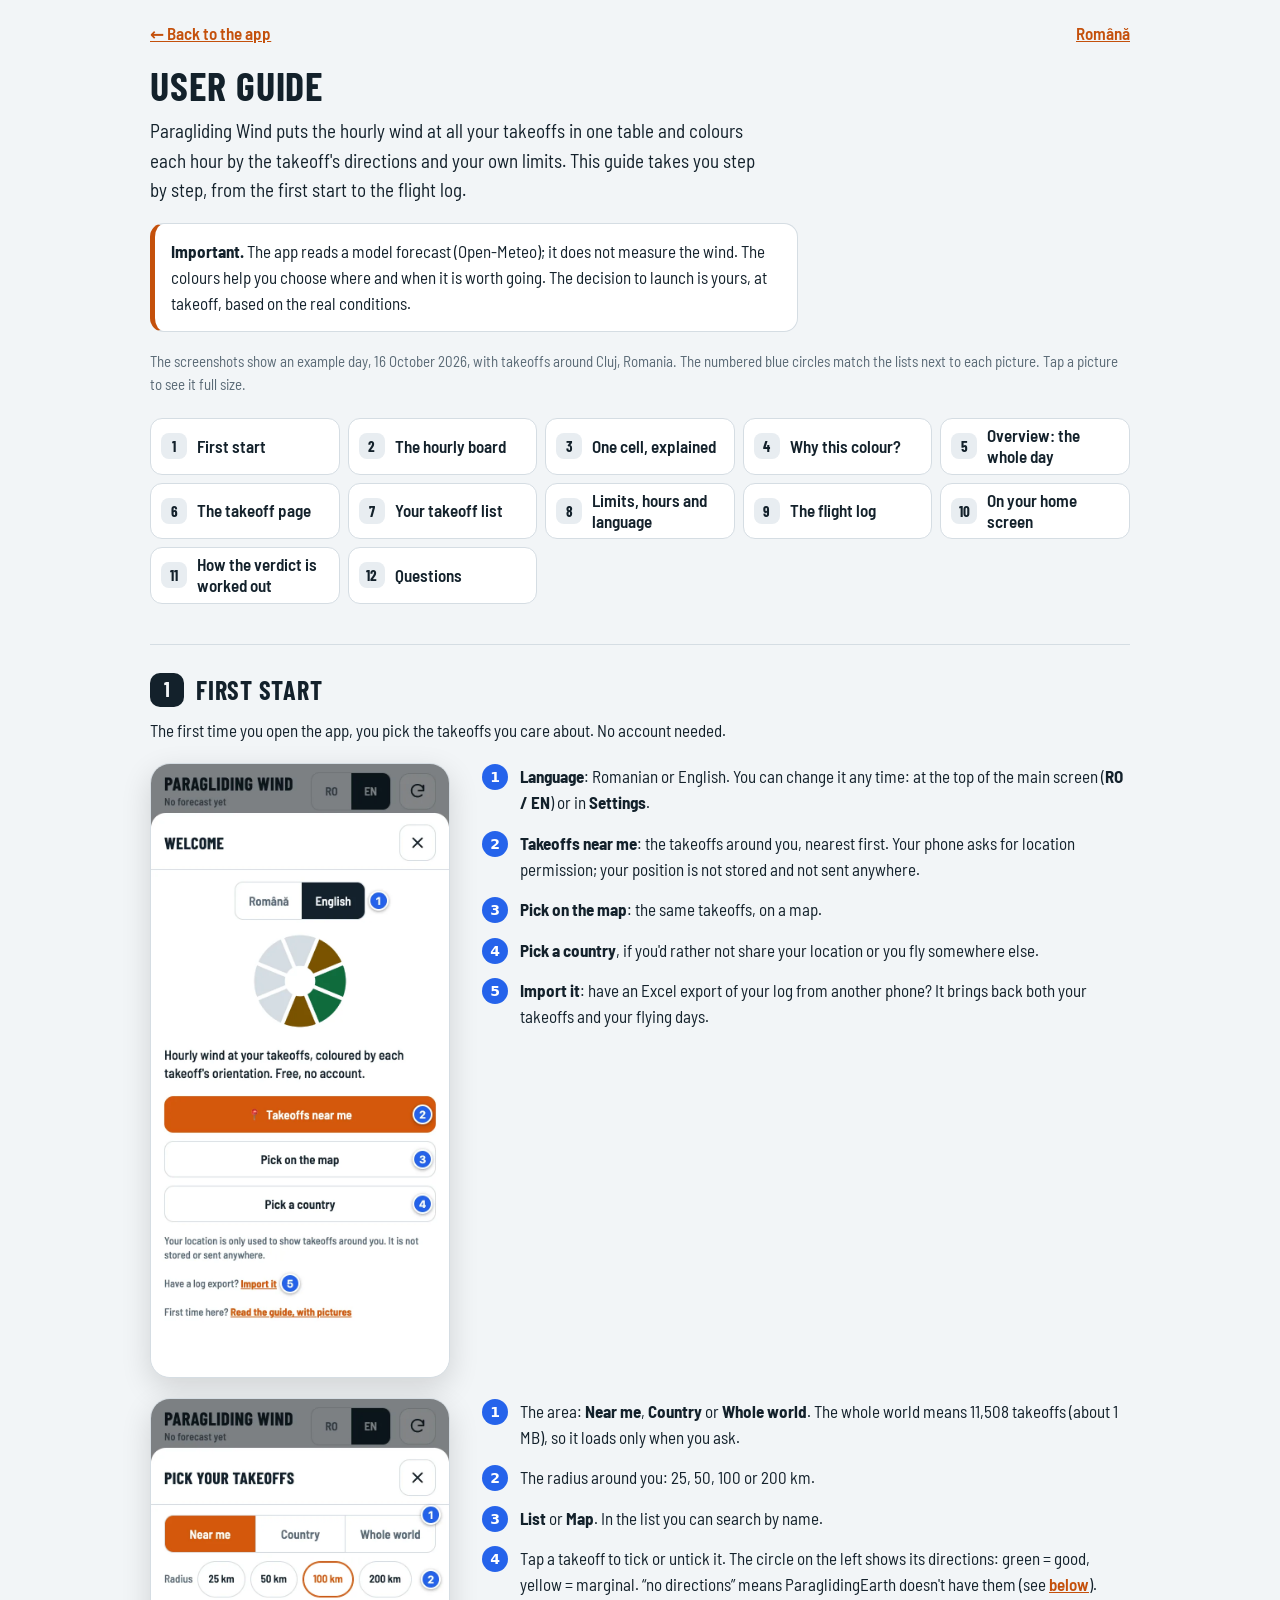
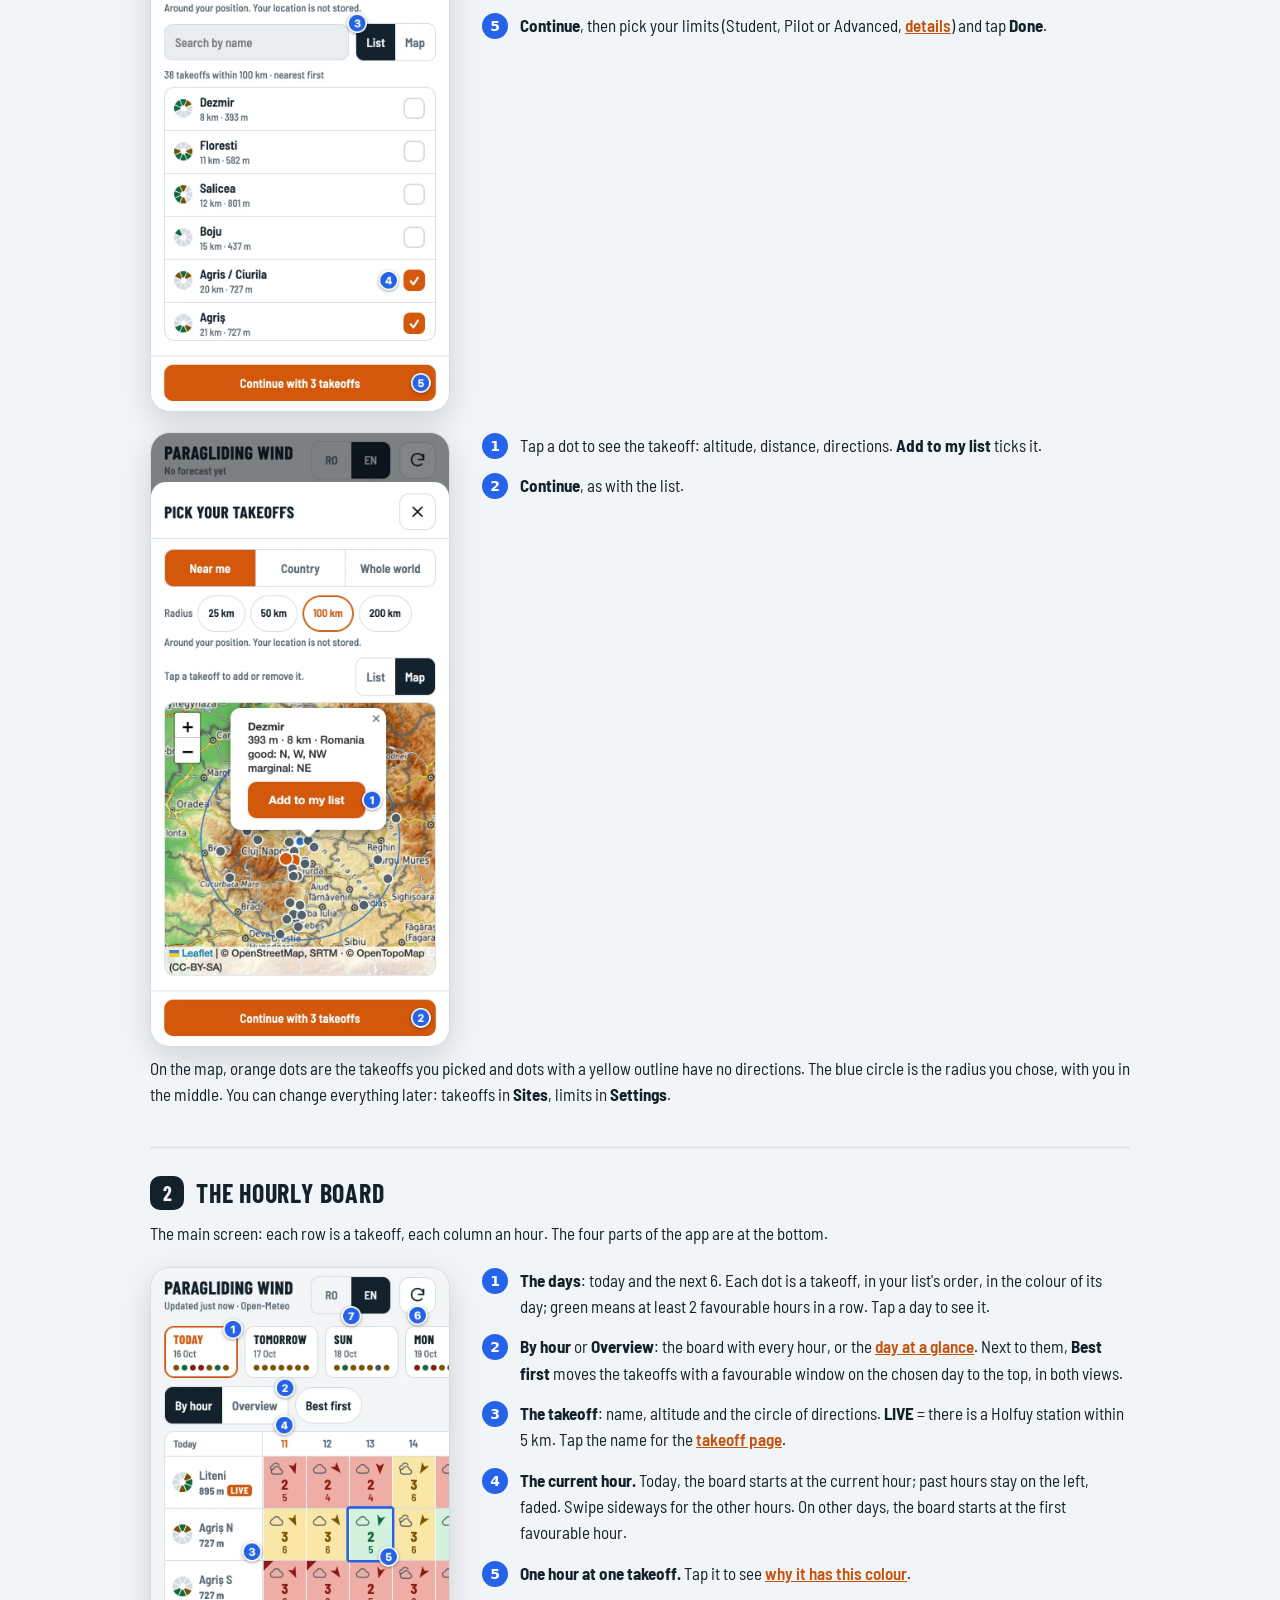
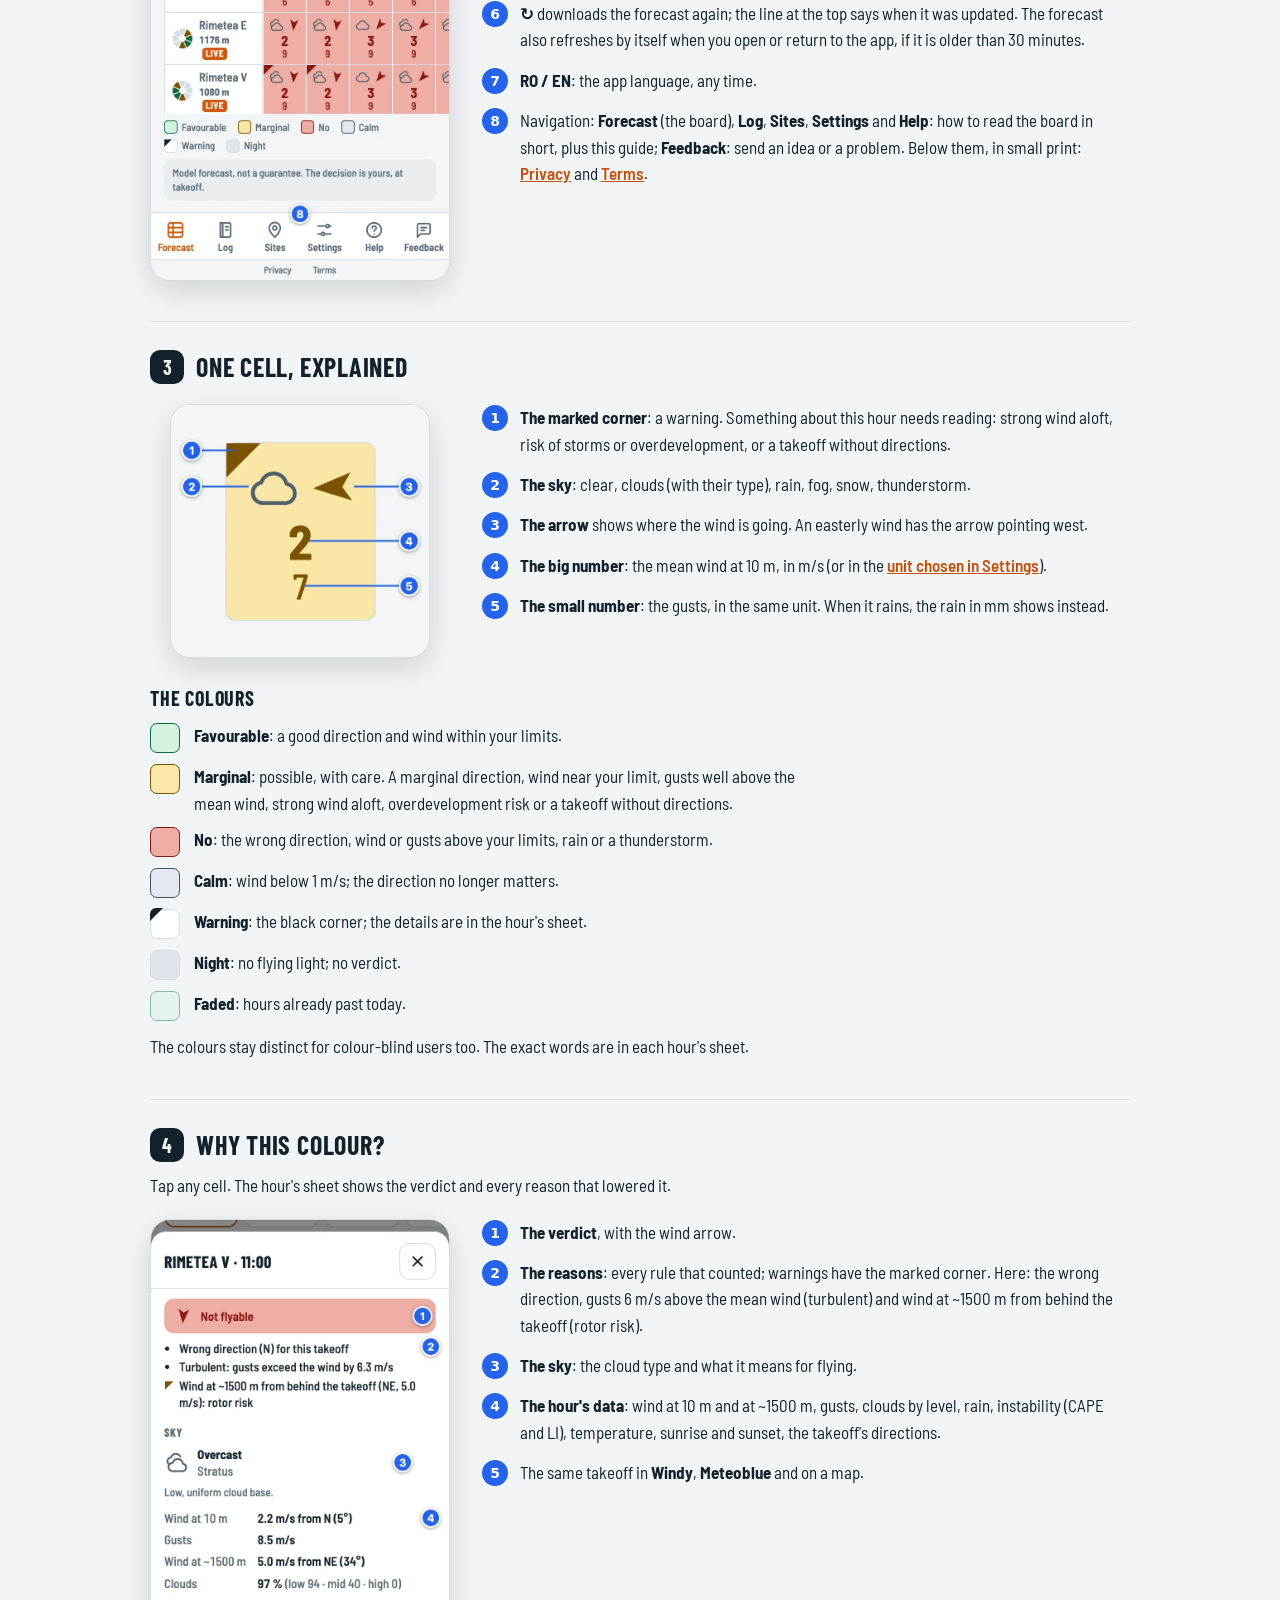
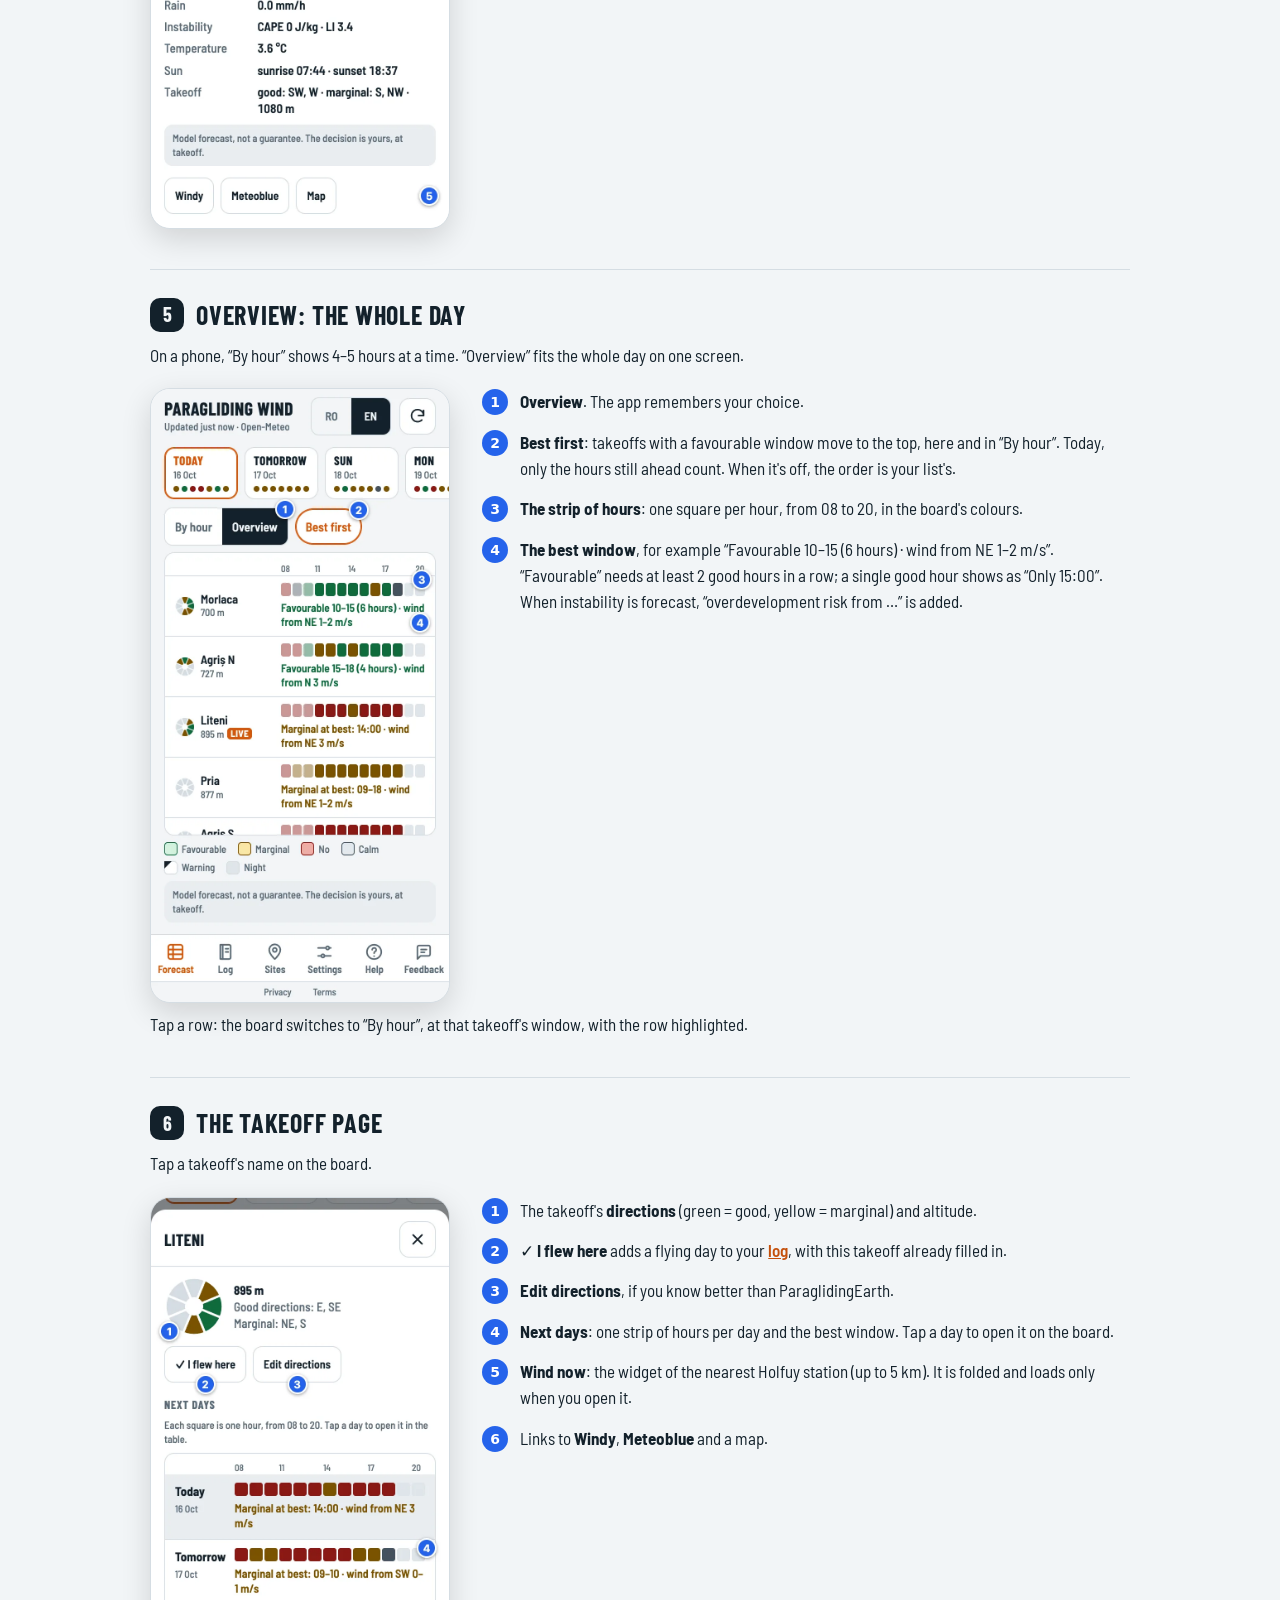
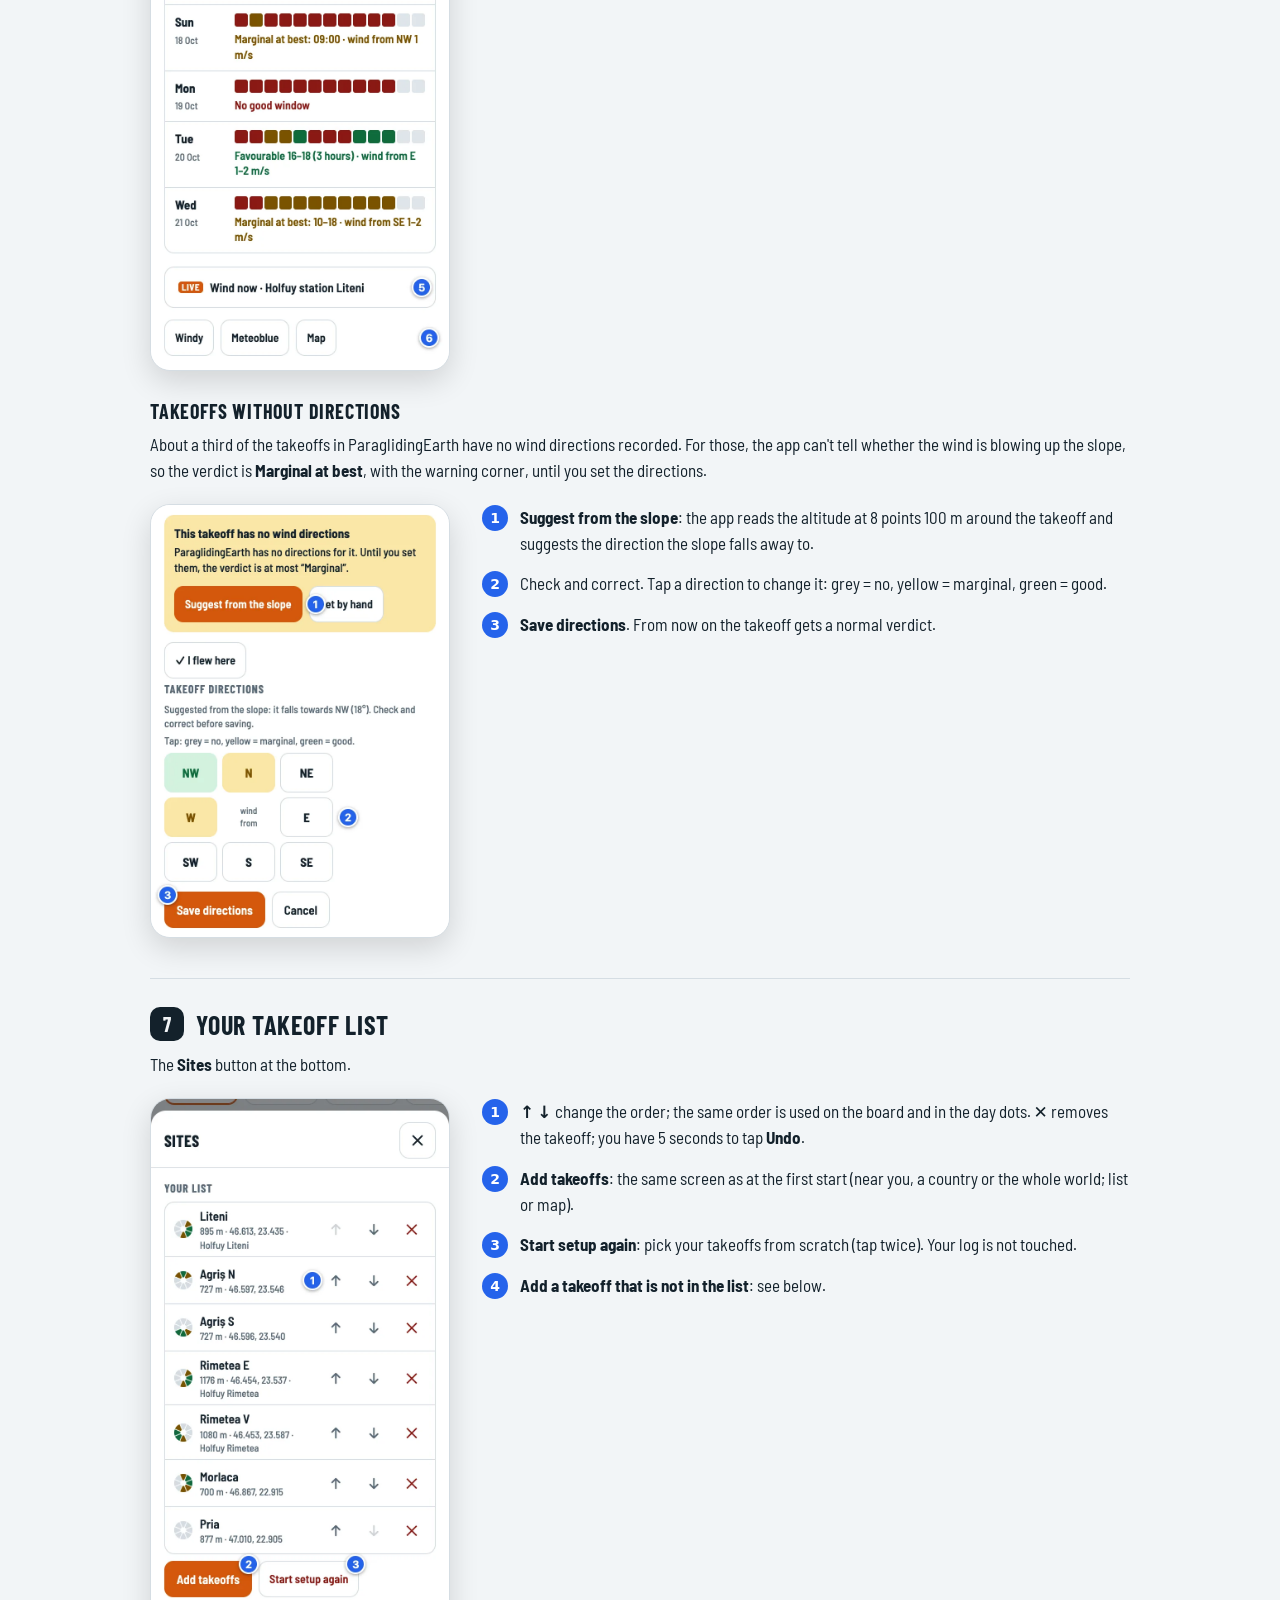
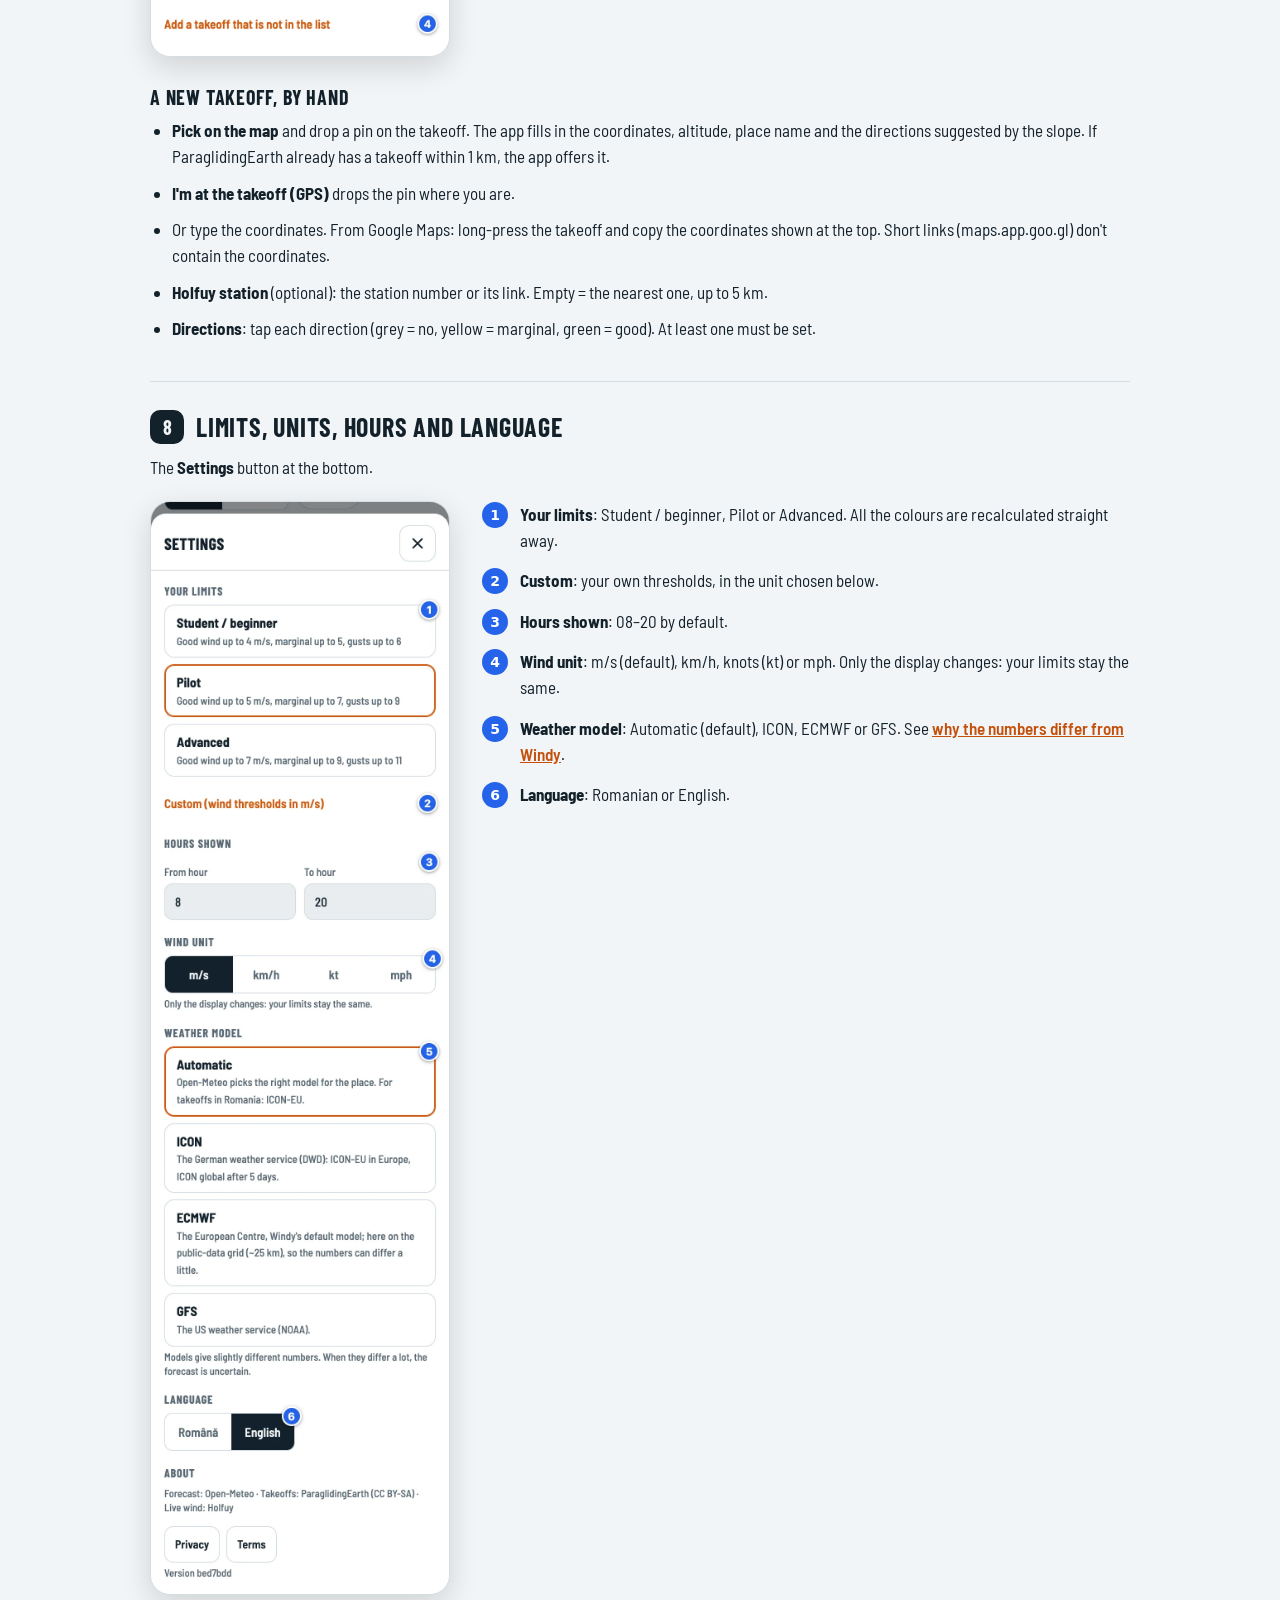
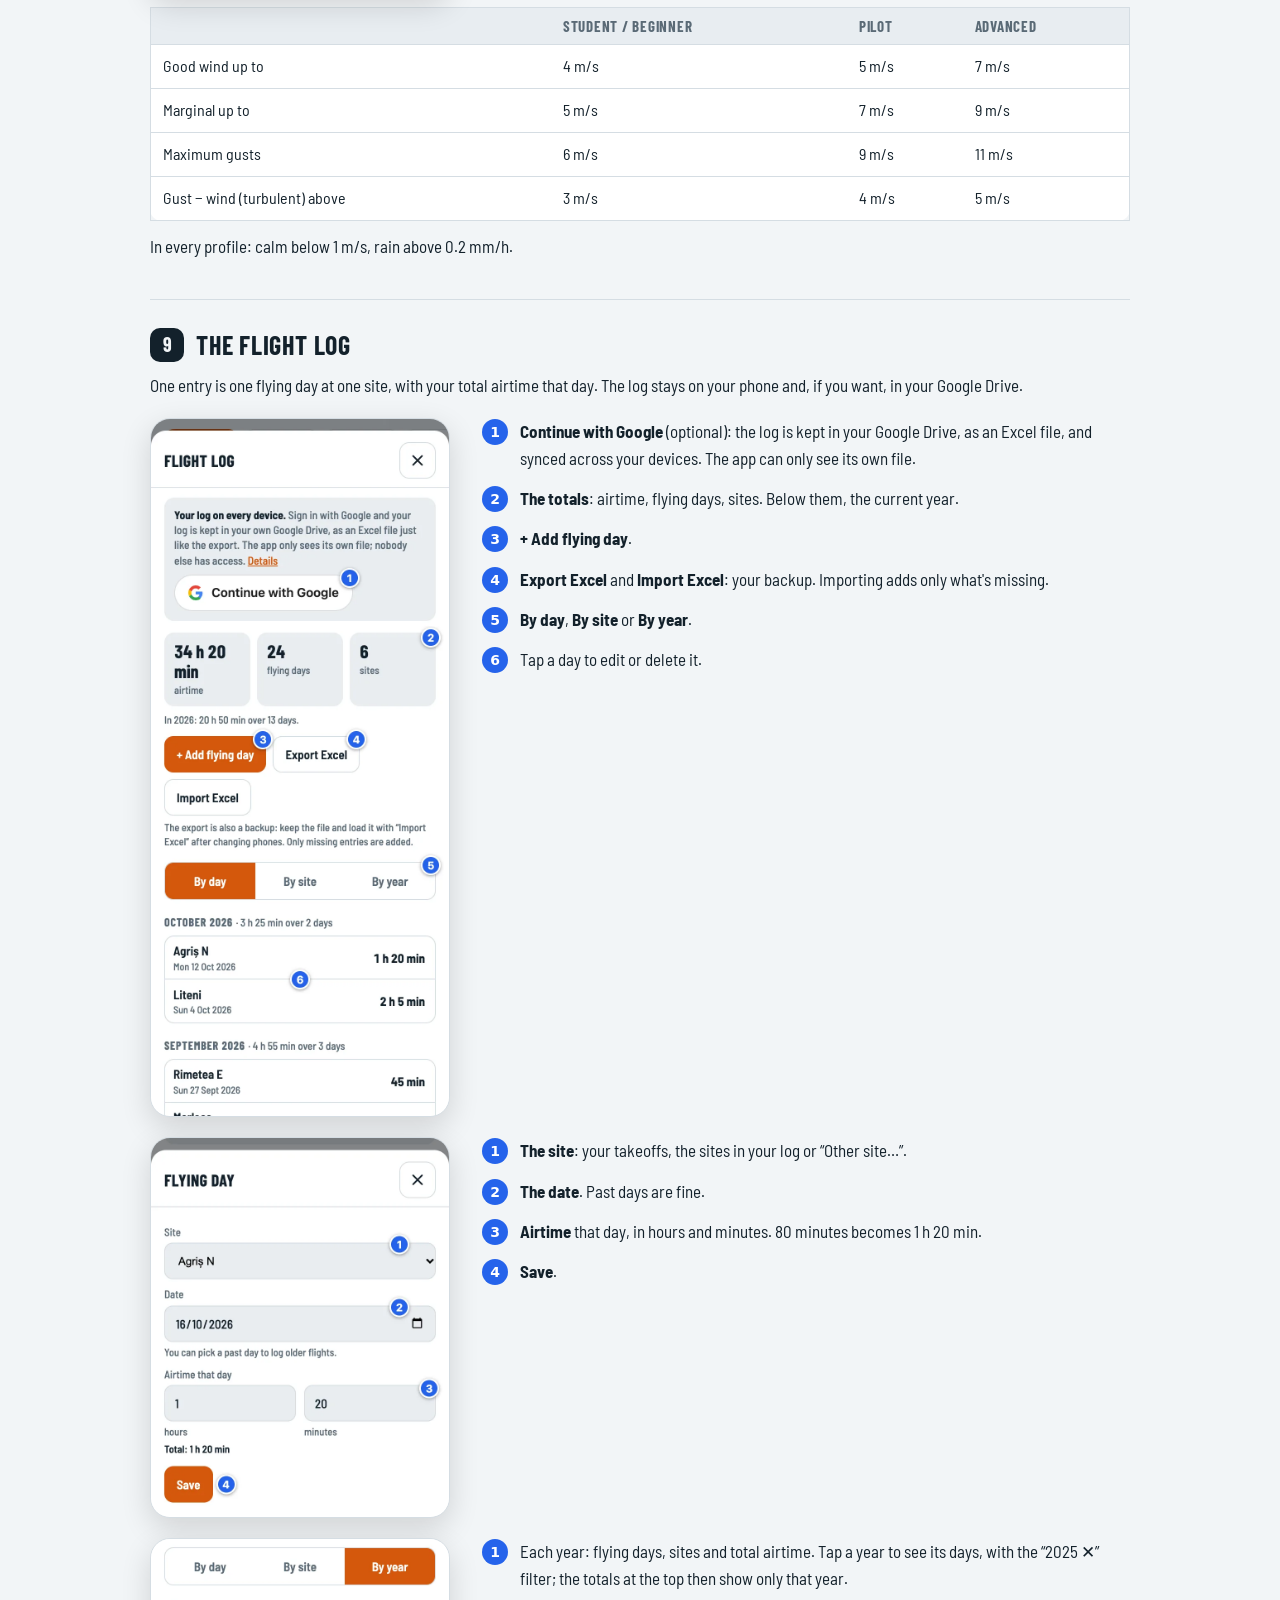
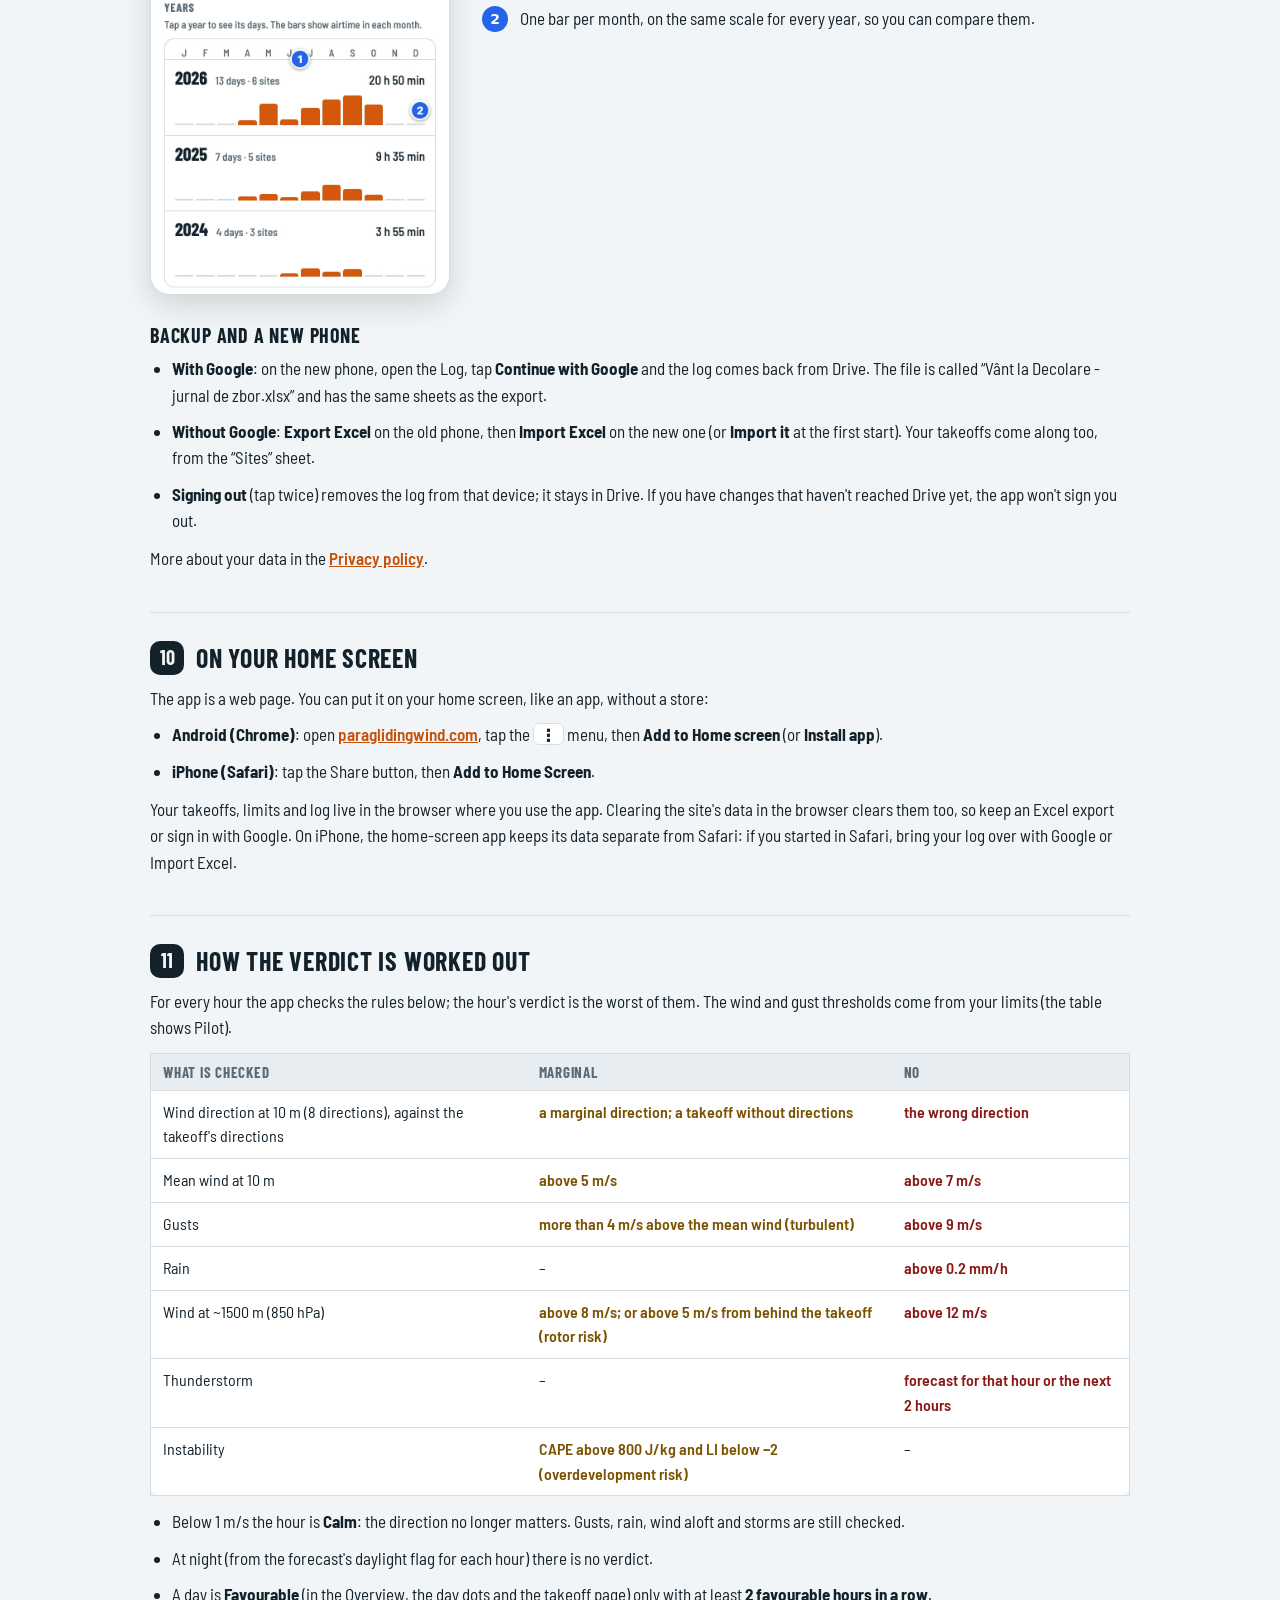
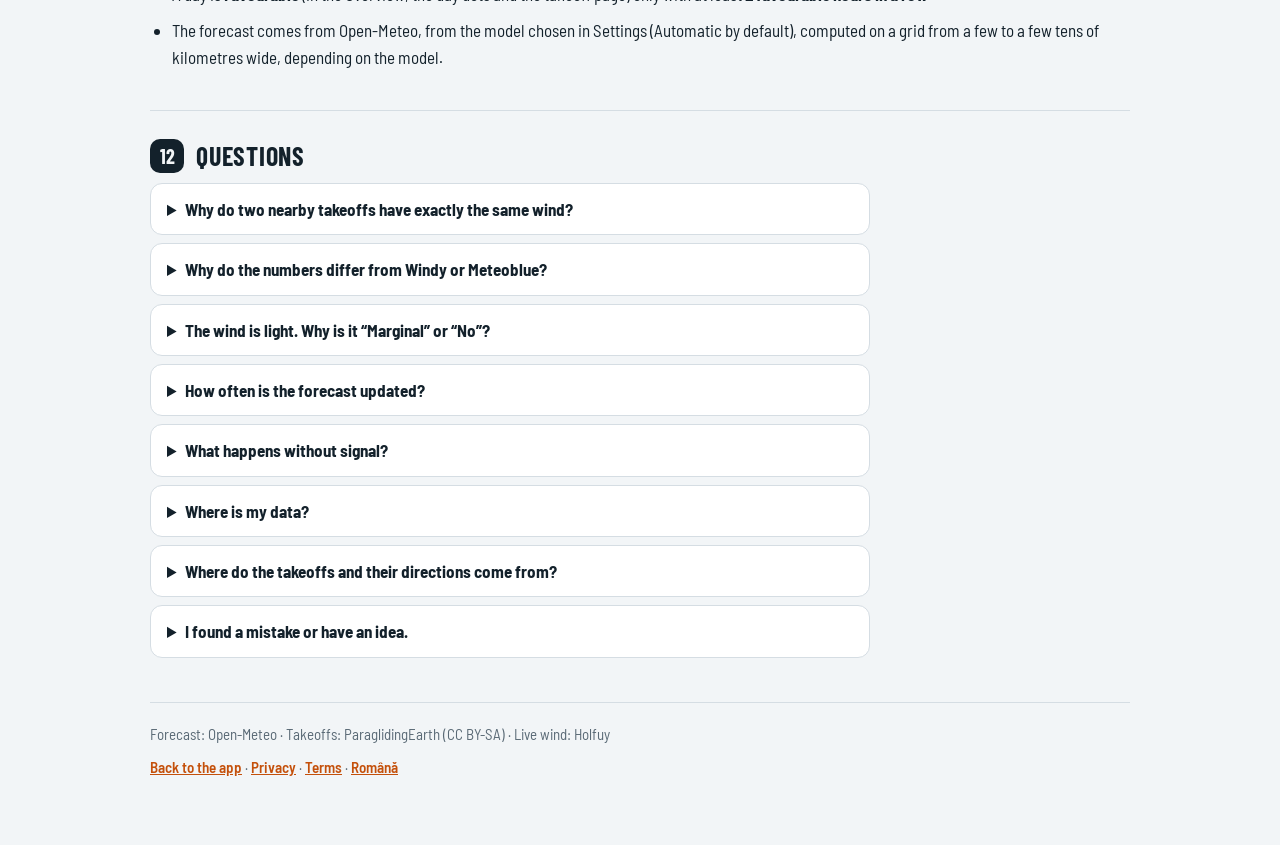
<file: guide.html>
<!doctype html>
<html lang="en">
<head>
<meta charset="utf-8">
<meta name="viewport" content="width=device-width,initial-scale=1,viewport-fit=cover">
<title>User guide · Paragliding Wind</title>
<meta name="description" content="How to use Paragliding Wind: pick your takeoffs, read the hourly wind board, its colours and warnings, the takeoff page and the flight log.">
<link rel="alternate" hreflang="ro" href="ghid.html">
<link rel="icon" href="icon.svg" type="image/svg+xml">
<link rel="preconnect" href="https://fonts.googleapis.com">
<link rel="preconnect" href="https://fonts.gstatic.com" crossorigin>
<link rel="stylesheet" href="https://fonts.googleapis.com/css2?family=Barlow+Condensed:wght@700&family=Barlow+Semi+Condensed:wght@400;600;700&display=swap">
<style>
/* Aceleași culori și fonturi ca aplicația. Capturile sunt făcute de tools/guide-shots.mjs; cercurile albastre din ele = listele numerotate. */
:root{--bg:#f2f5f7;--surface:#fff;--sunk:#e8edf1;--ink:#13212b;--muted:#5a6a76;--line:#d5dde3;--accent:#c4500b;--mark:#2563eb;
  --go:#0f6b3c;--go-bg:#d3f2df;--maybe:#7a5200;--maybe-bg:#fbe7a8;--no:#8a1814;--no-bg:#efada5;--calm:#45535e;--calm-bg:#e3e9ee;--night-bg:#dfe5ea;
  --f-display:"Barlow Condensed","Arial Narrow",system-ui,sans-serif;--f-ui:"Barlow Semi Condensed","Roboto Condensed",system-ui,sans-serif;color-scheme:light}
@media (prefers-color-scheme: dark){:root:not([data-theme="light"]){--bg:#0d151b;--surface:#152029;--sunk:#1b2832;--ink:#e4ebf0;--muted:#93a3ae;--line:#26343e;--accent:#ff8a3d;--mark:#5b8def;
  --go:#8ff0b9;--go-bg:#22603f;--maybe:#ffd77a;--maybe-bg:#57440a;--no:#ffb4ac;--no-bg:#3a0f12;--calm:#a9b7c1;--calm-bg:#1f2c36;--night-bg:#0a1116;color-scheme:dark}}
:root[data-theme="dark"]{--bg:#0d151b;--surface:#152029;--sunk:#1b2832;--ink:#e4ebf0;--muted:#93a3ae;--line:#26343e;--accent:#ff8a3d;--mark:#5b8def;
  --go:#8ff0b9;--go-bg:#22603f;--maybe:#ffd77a;--maybe-bg:#57440a;--no:#ffb4ac;--no-bg:#3a0f12;--calm:#a9b7c1;--calm-bg:#1f2c36;--night-bg:#0a1116;color-scheme:dark}
*{box-sizing:border-box}
html{scroll-behavior:smooth;scroll-padding-top:12px}
body{margin:0;background:var(--bg);color:var(--ink);font:400 17px/1.55 var(--f-ui);padding:env(safe-area-inset-top,0px) 16px env(safe-area-inset-bottom,0px)}
main{max-width:980px;margin:0 auto;padding-block:20px 56px}
h1{font:700 40px/1.05 var(--f-display);text-transform:uppercase;letter-spacing:.02em;margin:18px 0 10px;text-wrap:balance}
h2{display:flex;align-items:center;gap:12px;font:700 26px/1.15 var(--f-display);text-transform:uppercase;letter-spacing:.03em;margin:0 0 10px;text-wrap:balance}
h2 .n{flex:0 0 auto;display:grid;place-items:center;width:34px;height:34px;border-radius:10px;background:var(--ink);color:var(--bg);font-size:20px;letter-spacing:0}
h3{font:700 20px/1.2 var(--f-display);text-transform:uppercase;letter-spacing:.04em;margin:28px 0 8px}
p,li{margin:0 0 10px}
ul{padding-left:22px;margin:0 0 12px}
a{color:var(--accent);font-weight:600}
b{font-weight:700}
.top{display:flex;flex-wrap:wrap;gap:6px 16px;align-items:center;justify-content:space-between}
.top img{width:40px;height:40px;border-radius:10px}
.lead{font-size:19px;max-width:62ch}
.meta{color:var(--muted);font-size:15px}
.box{background:var(--surface);border:1px solid var(--line);border-radius:14px;padding:14px 16px;margin:18px 0;max-width:72ch}
.box.warn{border-left:5px solid var(--accent)}
.toc{display:grid;grid-template-columns:repeat(auto-fill,minmax(min(100%,158px),1fr));gap:8px;list-style:none;padding:0;margin:22px 0 8px;counter-reset:toc}
.toc li{margin:0;counter-increment:toc}
.toc a{display:flex;align-items:center;gap:10px;min-height:48px;height:100%;padding:6px 10px;line-height:1.25;border:1px solid var(--line);border-radius:12px;background:var(--surface);color:var(--ink);text-decoration:none}
.toc a::before{content:counter(toc);display:grid;place-items:center;flex:0 0 26px;height:26px;border-radius:8px;background:var(--sunk);font:700 15px var(--f-display)}
.toc a:hover{border-color:var(--accent)}
section{margin-top:40px;padding-top:28px;border-top:1px solid var(--line)}
.step{display:grid;gap:18px 32px;align-items:start;margin:20px 0 8px}
@media (min-width: 760px){ .step{grid-template-columns:300px minmax(0,1fr)} .step .shot{position:sticky;top:16px} }
.shot{display:block;justify-self:center;width:100%;max-width:300px}
.shot img{display:block;width:100%;height:auto;border-radius:20px;border:1px solid var(--line);box-shadow:0 10px 30px rgb(0 0 0 / .14);background:var(--surface)}
.shot.small{max-width:260px}
ol.marks{list-style:none;padding:0;margin:0;counter-reset:m}
ol.marks > li{counter-increment:m;position:relative;padding-left:38px;margin:0 0 14px}
ol.marks > li::before{content:counter(m);position:absolute;left:0;top:1px;width:26px;height:26px;border-radius:50%;background:var(--mark);color:#fff;font:700 14px/26px system-ui,sans-serif;text-align:center}
.after{margin-top:6px}
.kv{display:grid;grid-template-columns:auto 1fr;gap:10px 14px;align-items:start;margin:12px 0;max-width:72ch}
.sw{display:inline-block;width:30px;height:30px;border-radius:7px;border:1.5px solid transparent;position:relative;margin-top:1px}
.sw.go{background:var(--go-bg);border-color:var(--go)} .sw.maybe{background:var(--maybe-bg);border-color:var(--maybe)}
.sw.no{background:var(--no-bg);border-color:var(--no)} .sw.calm{background:var(--calm-bg);border-color:var(--calm)}
.sw.night{background:var(--night-bg);border-color:var(--line)} .sw.past{background:var(--go-bg);border-color:var(--go);opacity:.45}
.sw.warn{background:var(--surface);border-color:var(--line)}
.sw.warn::before{content:"";position:absolute;top:-1.5px;left:-1.5px;border-top:13px solid var(--ink);border-right:13px solid transparent;border-top-left-radius:6px}
.tbl{width:100%;overflow-x:auto;margin:12px 0}
table{border-collapse:collapse;width:100%;background:var(--surface);border:1px solid var(--line);border-radius:12px;font-size:16px}
th,td{padding:9px 12px;text-align:left;vertical-align:top;border-bottom:1px solid var(--line)}
thead th{font:700 15px var(--f-display);text-transform:uppercase;letter-spacing:.05em;color:var(--muted);background:var(--sunk)}
tr:last-child td{border-bottom:0}
.limits td + td{white-space:nowrap}
td.m{color:var(--maybe);font-weight:600} td.x{color:var(--no);font-weight:600}
/* Pe telefon, regulile devin fișe: ce se verifică, apoi pragul pentru Marginal și pentru Nu. */
@media (max-width: 600px){
  .rules thead{display:none}
  .rules tr{display:block;padding:10px 12px;border-bottom:1px solid var(--line)}
  .rules tr:last-child{border-bottom:0}
  .rules td{display:block;padding:2px 0;border:0}
  .rules td:first-child{font-weight:700;margin-bottom:2px}
  .rules td[data-k]::before{content:attr(data-k) " ";color:var(--muted);font-weight:600}
  .rules td.e{display:none}
}
details{background:var(--surface);border:1px solid var(--line);border-radius:12px;margin:8px 0;max-width:80ch}
summary{min-height:48px;padding:12px 16px;font-weight:700;cursor:pointer}
details > div{padding:0 16px 6px}
kbd{font:inherit;font-weight:700;padding:0 6px;border:1px solid var(--line);border-radius:6px;background:var(--surface)}
footer{margin-top:44px;padding-top:20px;border-top:1px solid var(--line);color:var(--muted);font-size:15px}
</style>
</head>
<body>
<main>
  <div class="top">
    <p style="margin:0"><a href="./?lang=en">← Back to the app</a></p>
    <p style="margin:0"><a href="ghid.html" hreflang="ro" lang="ro">Română</a></p>
  </div>
  <h1>User guide</h1>
  <p class="lead">Paragliding Wind puts the hourly wind at all your takeoffs in one table and colours each hour by the takeoff's directions and your own limits. This guide takes you step by step, from the first start to the flight log.</p>
  <div class="box warn"><b>Important.</b> The app reads a model forecast (Open-Meteo); it does not measure the wind. The colours help you choose where and when it is worth going. The decision to launch is yours, at takeoff, based on the real conditions.</div>
  <p class="meta">The screenshots show an example day, 16 October 2026, with takeoffs around Cluj, Romania. The numbered blue circles match the lists next to each picture. Tap a picture to see it full size.</p>

  <nav aria-label="Contents">
    <ol class="toc">
      <li><a href="#start">First start</a></li>
      <li><a href="#board">The hourly board</a></li>
      <li><a href="#cell">One cell, explained</a></li>
      <li><a href="#hour">Why this colour?</a></li>
      <li><a href="#summary">Overview: the whole day</a></li>
      <li><a href="#site">The takeoff page</a></li>
      <li><a href="#sites">Your takeoff list</a></li>
      <li><a href="#settings">Limits, hours and language</a></li>
      <li><a href="#log">The flight log</a></li>
      <li><a href="#install">On your home screen</a></li>
      <li><a href="#rules">How the verdict is worked out</a></li>
      <li><a href="#faq">Questions</a></li>
    </ol>
  </nav>

  <section id="start">
    <h2><span class="n">1</span>First start</h2>
    <p>The first time you open the app, you pick the takeoffs you care about. No account needed.</p>
    <div class="step">
      <a class="shot" href="img/guide/en/start.webp"><img src="img/guide/en/start.webp" width="720" height="1480" loading="lazy" decoding="async" alt="The welcome screen, with the language switch and the buttons Takeoffs near me, Pick on the map and Pick a country"></a>
      <ol class="marks">
        <li><b>Language</b>: Romanian or English. You can change it any time: at the top of the main screen (<b>RO / EN</b>) or in <b>Settings</b>.</li>
        <li><b>Takeoffs near me</b>: the takeoffs around you, nearest first. Your phone asks for location permission; your position is not stored and not sent anywhere.</li>
        <li><b>Pick on the map</b>: the same takeoffs, on a map.</li>
        <li><b>Pick a country</b>, if you'd rather not share your location or you fly somewhere else.</li>
        <li><b>Import it</b>: have an Excel export of your log from another phone? It brings back both your takeoffs and your flying days.</li>
      </ol>
    </div>
    <div class="step">
      <a class="shot" href="img/guide/en/alege.webp"><img src="img/guide/en/alege.webp" width="720" height="1480" loading="lazy" decoding="async" alt="The list of takeoffs within 100 km, with three takeoffs ticked"></a>
      <ol class="marks">
        <li>The area: <b>Near me</b>, <b>Country</b> or <b>Whole world</b>. The whole world means 11,508 takeoffs (about 1 MB), so it loads only when you ask.</li>
        <li>The radius around you: 25, 50, 100 or 200 km.</li>
        <li><b>List</b> or <b>Map</b>. In the list you can search by name.</li>
        <li>Tap a takeoff to tick or untick it. The circle on the left shows its directions: green = good, yellow = marginal. “no directions” means ParaglidingEarth doesn't have them (see <a href="#nodir">below</a>).</li>
        <li><b>Continue</b>, then pick your limits (Student, Pilot or Advanced, <a href="#settings">details</a>) and tap <b>Done</b>.</li>
      </ol>
    </div>
    <div class="step">
      <a class="shot" href="img/guide/en/harta.webp"><img src="img/guide/en/harta.webp" width="720" height="1480" loading="lazy" decoding="async" alt="The map with the takeoffs around you, the 100 km radius and a takeoff's popup with the Add to my list button"></a>
      <ol class="marks">
        <li>Tap a dot to see the takeoff: altitude, distance, directions. <b>Add to my list</b> ticks it.</li>
        <li><b>Continue</b>, as with the list.</li>
      </ol>
    </div>
    <p class="after">On the map, orange dots are the takeoffs you picked and dots with a yellow outline have no directions. The blue circle is the radius you chose, with you in the middle. You can change everything later: takeoffs in <b>Sites</b>, limits in <b>Settings</b>.</p>
  </section>

  <section id="board">
    <h2><span class="n">2</span>The hourly board</h2>
    <p>The main screen: each row is a takeoff, each column an hour. The four parts of the app are at the bottom.</p>
    <div class="step">
      <a class="shot" href="img/guide/en/tabla.webp"><img src="img/guide/en/tabla.webp" width="720" height="1480" loading="lazy" decoding="async" alt="The board with the hourly wind at seven takeoffs, today, starting at the current hour"></a>
      <ol class="marks">
        <li><b>The days</b>: today and the next 6. Each dot is a takeoff, in your list's order, in the colour of its day; green means at least 2 favourable hours in a row. Tap a day to see it.</li>
        <li><b>By hour</b> or <b>Overview</b>: the board with every hour, or the <a href="#summary">day at a glance</a>. Next to them, <b>Best first</b> moves the takeoffs with a favourable window on the chosen day to the top, in both views.</li>
        <li><b>The takeoff</b>: name, altitude and the circle of directions. <b>LIVE</b> = there is a Holfuy station within 5 km. Tap the name for the <a href="#site">takeoff page</a>.</li>
        <li><b>The current hour.</b> Today, the board starts at the current hour; past hours stay on the left, faded. Swipe sideways for the other hours. On other days, the board starts at the first favourable hour.</li>
        <li><b>One hour at one takeoff.</b> Tap it to see <a href="#hour">why it has this colour</a>.</li>
        <li><b>↻</b> downloads the forecast again; the line at the top says when it was updated. The forecast also refreshes by itself when you open or return to the app, if it is older than 30 minutes.</li>
        <li><b>RO / EN</b>: the app language, any time.</li>
        <li>Navigation: <b>Forecast</b> (the board), <b>Log</b>, <b>Sites</b>, <b>Settings</b> and <b>Help</b>: how to read the board in short, plus this guide; <b>Feedback</b>: send an idea or a problem. Below them, in small print: <a href="privacy.html">Privacy</a> and <a href="terms.html">Terms</a>.</li>
      </ol>
    </div>
  </section>

  <section id="cell">
    <h2><span class="n">3</span>One cell, explained</h2>
    <div class="step">
      <a class="shot small" href="img/guide/en/celula.webp"><img src="img/guide/en/celula.webp" width="598" height="584" loading="lazy" decoding="async" alt="One cell, enlarged: the warning corner, the sky icon, the wind arrow, the wind and the gusts"></a>
      <ol class="marks">
        <li><b>The marked corner</b>: a warning. Something about this hour needs reading: strong wind aloft, risk of storms or overdevelopment, or a takeoff without directions.</li>
        <li><b>The sky</b>: clear, clouds (with their type), rain, fog, snow, thunderstorm.</li>
        <li><b>The arrow</b> shows where the wind is going. An easterly wind has the arrow pointing west.</li>
        <li><b>The big number</b>: the mean wind at 10 m, in m/s (or in the <a href="#settings">unit chosen in Settings</a>).</li>
        <li><b>The small number</b>: the gusts, in the same unit. When it rains, the rain in mm shows instead.</li>
      </ol>
    </div>
    <h3>The colours</h3>
    <div class="kv">
      <span class="sw go"></span><span><b>Favourable</b>: a good direction and wind within your limits.</span>
      <span class="sw maybe"></span><span><b>Marginal</b>: possible, with care. A marginal direction, wind near your limit, gusts well above the mean wind, strong wind aloft, overdevelopment risk or a takeoff without directions.</span>
      <span class="sw no"></span><span><b>No</b>: the wrong direction, wind or gusts above your limits, rain or a thunderstorm.</span>
      <span class="sw calm"></span><span><b>Calm</b>: wind below 1 m/s; the direction no longer matters.</span>
      <span class="sw warn"></span><span><b>Warning</b>: the black corner; the details are in the hour's sheet.</span>
      <span class="sw night"></span><span><b>Night</b>: no flying light; no verdict.</span>
      <span class="sw past"></span><span><b>Faded</b>: hours already past today.</span>
    </div>
    <p>The colours stay distinct for colour-blind users too. The exact words are in each hour's sheet.</p>
  </section>

  <section id="hour">
    <h2><span class="n">4</span>Why this colour?</h2>
    <p>Tap any cell. The hour's sheet shows the verdict and every reason that lowered it.</p>
    <div class="step">
      <a class="shot" href="img/guide/en/ora.webp"><img src="img/guide/en/ora.webp" width="720" height="1470" loading="lazy" decoding="async" alt="The sheet for 11:00 at Rimetea V: Not flyable, with three reasons, the sky and the hour's data"></a>
      <ol class="marks">
        <li><b>The verdict</b>, with the wind arrow.</li>
        <li><b>The reasons</b>: every rule that counted; warnings have the marked corner. Here: the wrong direction, gusts 6 m/s above the mean wind (turbulent) and wind at ~1500 m from behind the takeoff (rotor risk).</li>
        <li><b>The sky</b>: the cloud type and what it means for flying.</li>
        <li><b>The hour's data</b>: wind at 10 m and at ~1500 m, gusts, clouds by level, rain, instability (CAPE and LI), temperature, sunrise and sunset, the takeoff's directions.</li>
        <li>The same takeoff in <b>Windy</b>, <b>Meteoblue</b> and on a map.</li>
      </ol>
    </div>
  </section>

  <section id="summary">
    <h2><span class="n">5</span>Overview: the whole day</h2>
    <p>On a phone, “By hour” shows 4–5 hours at a time. “Overview” fits the whole day on one screen.</p>
    <div class="step">
      <a class="shot" href="img/guide/en/scurt.webp"><img src="img/guide/en/scurt.webp" width="720" height="1480" loading="lazy" decoding="async" alt="The Overview: for each takeoff, a strip with the day's hours and the best window"></a>
      <ol class="marks">
        <li><b>Overview</b>. The app remembers your choice.</li>
        <li><b>Best first</b>: takeoffs with a favourable window move to the top, here and in “By hour”. Today, only the hours still ahead count. When it's off, the order is your list's.</li>
        <li><b>The strip of hours</b>: one square per hour, from 08 to 20, in the board's colours.</li>
        <li><b>The best window</b>, for example “Favourable 10–15 (6 hours) · wind from NE 1–2 m/s”. “Favourable” needs at least 2 good hours in a row; a single good hour shows as “Only 15:00”. When instability is forecast, “overdevelopment risk from …” is added.</li>
      </ol>
    </div>
    <p class="after">Tap a row: the board switches to “By hour”, at that takeoff's window, with the row highlighted.</p>
  </section>

  <section id="site">
    <h2><span class="n">6</span>The takeoff page</h2>
    <p>Tap a takeoff's name on the board.</p>
    <div class="step">
      <a class="shot" href="img/guide/en/sit.webp"><img src="img/guide/en/sit.webp" width="720" height="1866" loading="lazy" decoding="async" alt="The Liteni takeoff page: directions, the next days, the wind measured now and links"></a>
      <ol class="marks">
        <li>The takeoff's <b>directions</b> (green = good, yellow = marginal) and altitude.</li>
        <li><b>✓ I flew here</b> adds a flying day to your <a href="#log">log</a>, with this takeoff already filled in.</li>
        <li><b>Edit directions</b>, if you know better than ParaglidingEarth.</li>
        <li><b>Next days</b>: one strip of hours per day and the best window. Tap a day to open it on the board.</li>
        <li><b>Wind now</b>: the widget of the nearest Holfuy station (up to 5 km). It is folded and loads only when you open it.</li>
        <li>Links to <b>Windy</b>, <b>Meteoblue</b> and a map.</li>
      </ol>
    </div>
    <h3 id="nodir">Takeoffs without directions</h3>
    <p>About a third of the takeoffs in ParaglidingEarth have no wind directions recorded. For those, the app can't tell whether the wind is blowing up the slope, so the verdict is <b>Marginal at best</b>, with the warning corner, until you set the directions.</p>
    <div class="step">
      <a class="shot" href="img/guide/en/fara-directii.webp"><img src="img/guide/en/fara-directii.webp" width="720" height="1046" loading="lazy" decoding="async" alt="A takeoff without directions: the suggestion from the slope and the direction rose to confirm"></a>
      <ol class="marks">
        <li><b>Suggest from the slope</b>: the app reads the altitude at 8 points 100 m around the takeoff and suggests the direction the slope falls away to.</li>
        <li>Check and correct. Tap a direction to change it: grey = no, yellow = marginal, green = good.</li>
        <li><b>Save directions</b>. From now on the takeoff gets a normal verdict.</li>
      </ol>
    </div>
  </section>

  <section id="sites">
    <h2><span class="n">7</span>Your takeoff list</h2>
    <p>The <b>Sites</b> button at the bottom.</p>
    <div class="step">
      <a class="shot" href="img/guide/en/situri.webp"><img src="img/guide/en/situri.webp" width="720" height="1346" loading="lazy" decoding="async" alt="The list of takeoffs, with move and delete buttons and the Add takeoffs button"></a>
      <ol class="marks">
        <li><b>↑ ↓</b> change the order; the same order is used on the board and in the day dots. <b>✕</b> removes the takeoff; you have 5 seconds to tap <b>Undo</b>.</li>
        <li><b>Add takeoffs</b>: the same screen as at the first start (near you, a country or the whole world; list or map).</li>
        <li><b>Start setup again</b>: pick your takeoffs from scratch (tap twice). Your log is not touched.</li>
        <li><b>Add a takeoff that is not in the list</b>: see below.</li>
      </ol>
    </div>
    <h3>A new takeoff, by hand</h3>
    <ul>
      <li><b>Pick on the map</b> and drop a pin on the takeoff. The app fills in the coordinates, altitude, place name and the directions suggested by the slope. If ParaglidingEarth already has a takeoff within 1 km, the app offers it.</li>
      <li><b>I'm at the takeoff (GPS)</b> drops the pin where you are.</li>
      <li>Or type the coordinates. From Google Maps: long-press the takeoff and copy the coordinates shown at the top. Short links (maps.app.goo.gl) don't contain the coordinates.</li>
      <li><b>Holfuy station</b> (optional): the station number or its link. Empty = the nearest one, up to 5 km.</li>
      <li><b>Directions</b>: tap each direction (grey = no, yellow = marginal, green = good). At least one must be set.</li>
    </ul>
  </section>

  <section id="settings">
    <h2><span class="n">8</span>Limits, units, hours and language</h2>
    <p>The <b>Settings</b> button at the bottom.</p>
    <div class="step">
      <a class="shot" href="img/guide/en/setari.webp"><img src="img/guide/en/setari.webp" width="720" height="2640" loading="lazy" decoding="async" alt="Settings: the limit profiles, custom thresholds, hours shown, wind unit, weather model and language"></a>
      <ol class="marks">
        <li><b>Your limits</b>: Student / beginner, Pilot or Advanced. All the colours are recalculated straight away.</li>
        <li><b>Custom</b>: your own thresholds, in the unit chosen below.</li>
        <li><b>Hours shown</b>: 08–20 by default.</li>
        <li><b>Wind unit</b>: m/s (default), km/h, knots (kt) or mph. Only the display changes: your limits stay the same.</li>
        <li><b>Weather model</b>: Automatic (default), ICON, ECMWF or GFS. See <a href="#faq">why the numbers differ from Windy</a>.</li>
        <li><b>Language</b>: Romanian or English.</li>
      </ol>
    </div>
    <div class="tbl limits"><table>
      <thead><tr><th></th><th>Student / beginner</th><th>Pilot</th><th>Advanced</th></tr></thead>
      <tbody>
        <tr><td>Good wind up to</td><td>4 m/s</td><td>5 m/s</td><td>7 m/s</td></tr>
        <tr><td>Marginal up to</td><td>5 m/s</td><td>7 m/s</td><td>9 m/s</td></tr>
        <tr><td>Maximum gusts</td><td>6 m/s</td><td>9 m/s</td><td>11 m/s</td></tr>
        <tr><td>Gust − wind (turbulent) above</td><td>3 m/s</td><td>4 m/s</td><td>5 m/s</td></tr>
      </tbody>
    </table></div>
    <p>In every profile: calm below 1 m/s, rain above 0.2 mm/h.</p>
  </section>

  <section id="log">
    <h2><span class="n">9</span>The flight log</h2>
    <p>One entry is one flying day at one site, with your total airtime that day. The log stays on your phone and, if you want, in your Google Drive.</p>
    <div class="step">
      <a class="shot" href="img/guide/en/jurnal.webp"><img src="img/guide/en/jurnal.webp" width="720" height="1684" loading="lazy" decoding="async" alt="The flight log: Google sign-in, the totals, the add and export buttons and the list by month"></a>
      <ol class="marks">
        <li><b>Continue with Google</b> (optional): the log is kept in your Google Drive, as an Excel file, and synced across your devices. The app can only see its own file.</li>
        <li><b>The totals</b>: airtime, flying days, sites. Below them, the current year.</li>
        <li><b>+ Add flying day</b>.</li>
        <li><b>Export Excel</b> and <b>Import Excel</b>: your backup. Importing adds only what's missing.</li>
        <li><b>By day</b>, <b>By site</b> or <b>By year</b>.</li>
        <li>Tap a day to edit or delete it.</li>
      </ol>
    </div>
    <div class="step">
      <a class="shot" href="img/guide/en/zi.webp"><img src="img/guide/en/zi.webp" width="720" height="916" loading="lazy" decoding="async" alt="The form for a flying day: site, date and airtime"></a>
      <ol class="marks">
        <li><b>The site</b>: your takeoffs, the sites in your log or “Other site…”.</li>
        <li><b>The date</b>. Past days are fine.</li>
        <li><b>Airtime</b> that day, in hours and minutes. 80 minutes becomes 1 h 20 min.</li>
        <li><b>Save</b>.</li>
      </ol>
    </div>
    <div class="step">
      <a class="shot" href="img/guide/en/ani.webp"><img src="img/guide/en/ani.webp" width="720" height="858" loading="lazy" decoding="async" alt="The log by year: for each year, the days, sites, airtime and one bar per month"></a>
      <ol class="marks">
        <li>Each year: flying days, sites and total airtime. Tap a year to see its days, with the “2025 ✕” filter; the totals at the top then show only that year.</li>
        <li>One bar per month, on the same scale for every year, so you can compare them.</li>
      </ol>
    </div>
    <h3>Backup and a new phone</h3>
    <ul>
      <li><b>With Google</b>: on the new phone, open the Log, tap <b>Continue with Google</b> and the log comes back from Drive. The file is called “Vânt la Decolare - jurnal de zbor.xlsx” and has the same sheets as the export.</li>
      <li><b>Without Google</b>: <b>Export Excel</b> on the old phone, then <b>Import Excel</b> on the new one (or <b>Import it</b> at the first start). Your takeoffs come along too, from the “Sites” sheet.</li>
      <li><b>Signing out</b> (tap twice) removes the log from that device; it stays in Drive. If you have changes that haven't reached Drive yet, the app won't sign you out.</li>
    </ul>
    <p>More about your data in the <a href="privacy.html">Privacy policy</a>.</p>
  </section>

  <section id="install">
    <h2><span class="n">10</span>On your home screen</h2>
    <p>The app is a web page. You can put it on your home screen, like an app, without a store:</p>
    <ul>
      <li><b>Android (Chrome)</b>: open <a href="./?lang=en">paraglidingwind.com</a>, tap the <kbd>⋮</kbd> menu, then <b>Add to Home screen</b> (or <b>Install app</b>).</li>
      <li><b>iPhone (Safari)</b>: tap the Share button, then <b>Add to Home Screen</b>.</li>
    </ul>
    <p>Your takeoffs, limits and log live in the browser where you use the app. Clearing the site's data in the browser clears them too, so keep an Excel export or sign in with Google. On iPhone, the home-screen app keeps its data separate from Safari: if you started in Safari, bring your log over with Google or Import Excel.</p>
  </section>

  <section id="rules">
    <h2><span class="n">11</span>How the verdict is worked out</h2>
    <p>For every hour the app checks the rules below; the hour's verdict is the worst of them. The wind and gust thresholds come from your limits (the table shows Pilot).</p>
    <div class="tbl rules"><table>
      <thead><tr><th>What is checked</th><th>Marginal</th><th>No</th></tr></thead>
      <tbody>
        <tr><td>Wind direction at 10 m (8 directions), against the takeoff's directions</td><td class="m" data-k="Marginal:">a marginal direction; a takeoff without directions</td><td class="x" data-k="No:">the wrong direction</td></tr>
        <tr><td>Mean wind at 10 m</td><td class="m" data-k="Marginal:">above 5 m/s</td><td class="x" data-k="No:">above 7 m/s</td></tr>
        <tr><td>Gusts</td><td class="m" data-k="Marginal:">more than 4 m/s above the mean wind (turbulent)</td><td class="x" data-k="No:">above 9 m/s</td></tr>
        <tr><td>Rain</td><td class="e">–</td><td class="x" data-k="No:">above 0.2 mm/h</td></tr>
        <tr><td>Wind at ~1500 m (850 hPa)</td><td class="m" data-k="Marginal:">above 8 m/s; or above 5 m/s from behind the takeoff (rotor risk)</td><td class="x" data-k="No:">above 12 m/s</td></tr>
        <tr><td>Thunderstorm</td><td class="e">–</td><td class="x" data-k="No:">forecast for that hour or the next 2 hours</td></tr>
        <tr><td>Instability</td><td class="m" data-k="Marginal:">CAPE above 800 J/kg and LI below −2 (overdevelopment risk)</td><td class="e">–</td></tr>
      </tbody>
    </table></div>
    <ul>
      <li>Below 1 m/s the hour is <b>Calm</b>: the direction no longer matters. Gusts, rain, wind aloft and storms are still checked.</li>
      <li>At night (from the forecast's daylight flag for each hour) there is no verdict.</li>
      <li>A day is <b>Favourable</b> (in the Overview, the day dots and the takeoff page) only with at least <b>2 favourable hours in a row</b>.</li>
      <li>The forecast comes from Open-Meteo, from the model chosen in Settings (Automatic by default), computed on a grid from a few to a few tens of kilometres wide, depending on the model.</li>
    </ul>
  </section>

  <section id="faq">
    <h2><span class="n">12</span>Questions</h2>
    <details><summary>Why do two nearby takeoffs have exactly the same wind?</summary><div><p>The forecast is computed on a grid a few kilometres wide, and takeoffs in the same grid square get the same wind. The verdict still differs, by each takeoff's directions.</p></div></details>
    <details><summary>Why do the numbers differ from Windy or Meteoblue?</summary><div><p>Each uses a different weather model. The app uses, by default, the model Open-Meteo picks automatically (for takeoffs in Romania, ICON-EU, from the German weather service); Windy shows ECMWF by default; Meteoblue has its own models. Differences of 0.5–1 m/s are normal. In <b>Settings → Weather model</b> you can choose ICON, ECMWF or GFS, and each hour's sheet says which model is used. When the models differ a lot, the forecast is uncertain.</p></div></details>
    <details><summary>The wind is light. Why is it “Marginal” or “No”?</summary><div><p>Tap the cell; the reason is in the hour's sheet. Common ones: gusts well above the mean wind (turbulent), strong wind aloft or wind aloft from behind the takeoff, overdevelopment risk, a takeoff without directions.</p></div></details>
    <details><summary>How often is the forecast updated?</summary><div><p>Open-Meteo updates its models several times a day. The app downloads the forecast again when you open or return to it, if the saved one is older than 30 minutes. <b>↻</b> downloads it any time.</p></div></details>
    <details><summary>What happens without signal?</summary><div><p>You see the last forecast downloaded, with a message at the top and the time it was downloaded. Days you add to the log are saved on the phone and reach Google Drive at the next sync.</p></div></details>
    <details><summary>Where is my data?</summary><div><p>On your phone, in the browser. The app has no server and collects nothing about you. Optionally, your log is kept in your own Google Drive. Details in the <a href="privacy.html">Privacy policy</a>.</p></div></details>
    <details><summary>Where do the takeoffs and their directions come from?</summary><div><p>From ParaglidingEarth (CC BY-SA), the takeoff database maintained by pilots. The directions are the ones recorded there; you can correct them on the takeoff page.</p></div></details>
    <details><summary>I found a mistake or have an idea.</summary><div><p>Tap <b>Feedback</b> at the bottom: pick Idea, Problem or Something else, write your message and tap <b>Send</b>; it goes straight to the app's author. Leave your email if you'd like a reply. For technical issues you can also write on <a href="https://github.com/paraglidingwind/paraglidingwind.github.io/issues" target="_blank" rel="noopener">GitHub</a>.</p></div></details>
  </section>

  <footer>
    <p>Forecast: Open-Meteo · Takeoffs: ParaglidingEarth (CC BY-SA) · Live wind: Holfuy</p>
    <p><a href="./?lang=en">Back to the app</a> · <a href="privacy.html">Privacy</a> · <a href="terms.html">Terms</a> · <a href="ghid.html" hreflang="ro" lang="ro">Română</a></p>
  </footer>
</main>
</body>
</html>
</file>
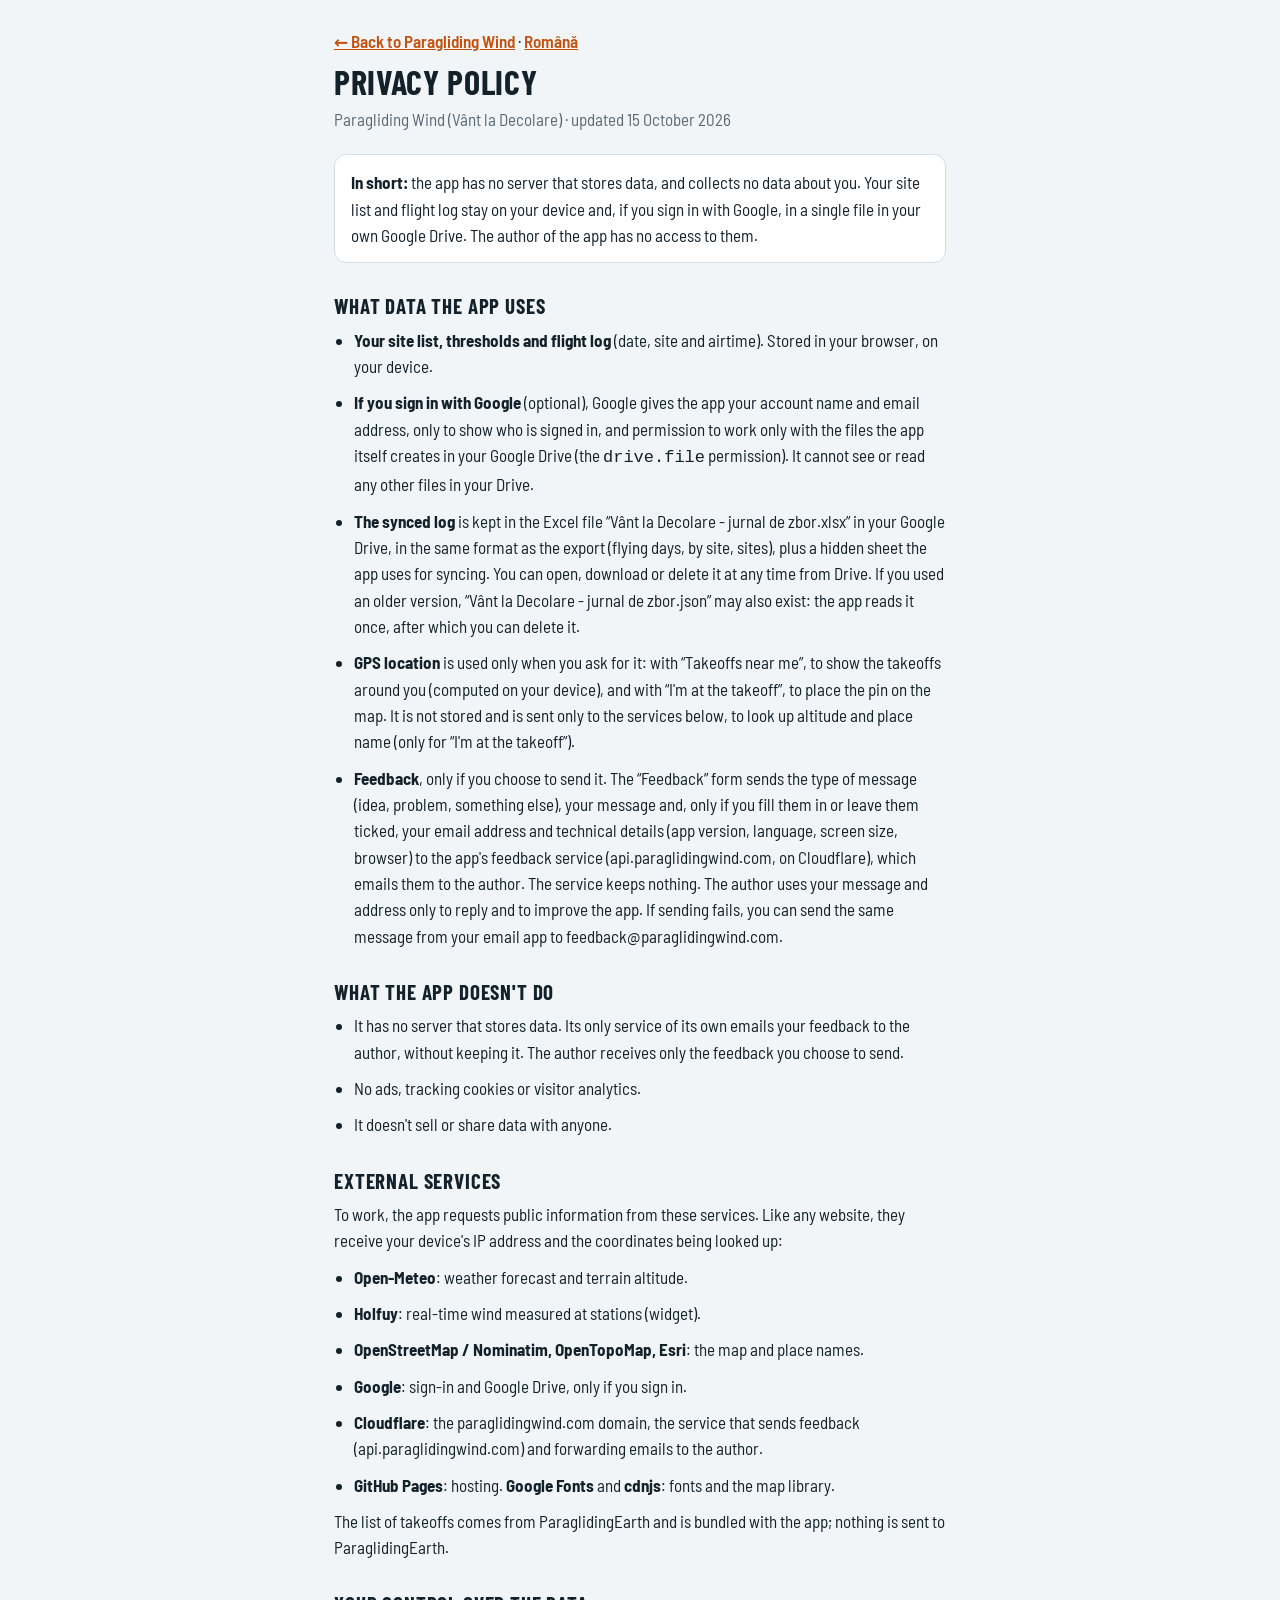
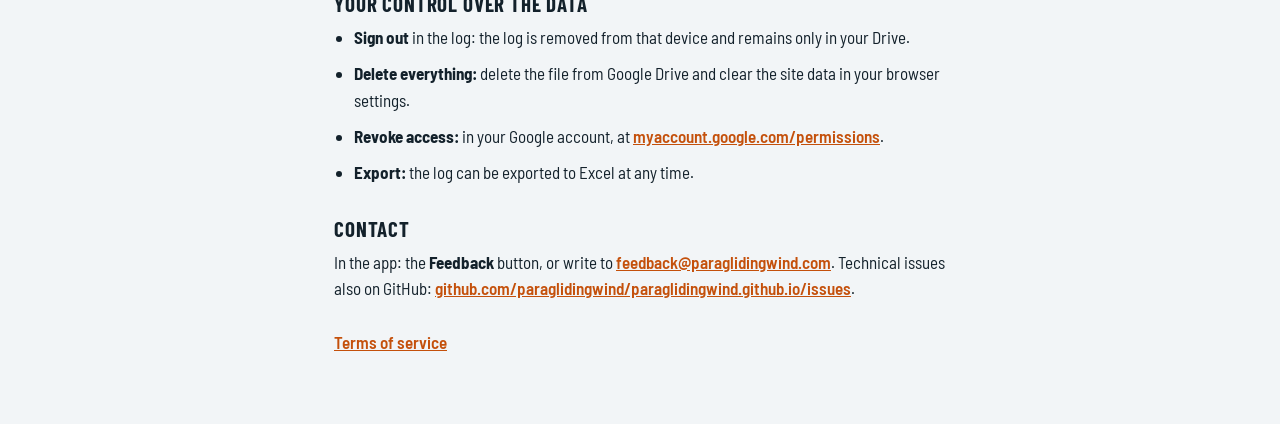
<file: privacy.html>
<!doctype html>
<html lang="en">
<head>
<meta charset="utf-8">
<meta name="viewport" content="width=device-width,initial-scale=1,viewport-fit=cover">
<title>Privacy · Paragliding Wind</title>
<link rel="icon" href="icon.svg" type="image/svg+xml">
<link rel="preconnect" href="https://fonts.googleapis.com">
<link rel="preconnect" href="https://fonts.gstatic.com" crossorigin>
<link rel="stylesheet" href="https://fonts.googleapis.com/css2?family=Barlow+Condensed:wght@700&family=Barlow+Semi+Condensed:wght@400;600&display=swap">
<style>
/* Aceleași culori și fonturi ca aplicația; o coloană de text lizibilă. */
:root{--bg:#f2f5f7;--surface:#fff;--ink:#13212b;--muted:#5a6a76;--line:#d5dde3;--accent:#c4500b;
  --f-display:"Barlow Condensed","Arial Narrow",system-ui,sans-serif;--f-ui:"Barlow Semi Condensed","Roboto Condensed",system-ui,sans-serif;color-scheme:light}
@media (prefers-color-scheme: dark){:root:not([data-theme="light"]){--bg:#0d151b;--surface:#152029;--ink:#e4ebf0;--muted:#93a3ae;--line:#26343e;--accent:#ff8a3d;color-scheme:dark}}
:root[data-theme="dark"]{--bg:#0d151b;--surface:#152029;--ink:#e4ebf0;--muted:#93a3ae;--line:#26343e;--accent:#ff8a3d;color-scheme:dark}
*{box-sizing:border-box}
body{margin:0;background:var(--bg);color:var(--ink);font:400 17px/1.55 var(--f-ui);padding:env(safe-area-inset-top,0px) 16px env(safe-area-inset-bottom,0px)}
main{max-width:68ch;margin:0 auto;padding-block:28px 48px}
h1{font:700 34px/1.05 var(--f-display);text-transform:uppercase;letter-spacing:.02em;margin:0 0 6px;text-wrap:balance}
h2{font:700 21px/1.2 var(--f-display);text-transform:uppercase;letter-spacing:.04em;margin:30px 0 8px}
p,li{margin:0 0 10px}
ul{padding-left:20px;margin:0 0 10px}
a{color:var(--accent);font-weight:600}
.meta{color:var(--muted);margin-bottom:22px}
.box{background:var(--surface);border:1px solid var(--line);border-radius:12px;padding:14px 16px;margin:18px 0}
.en{margin-top:40px;padding-top:20px;border-top:1px solid var(--line);color:var(--muted)}
.en h2{color:var(--ink)}
</style>
</head>
<body>
<main>
  <p><a href="./?lang=en">← Back to Paragliding Wind</a> · <a href="confidentialitate.html">Română</a></p>
  <h1>Privacy policy</h1>
  <p class="meta">Paragliding Wind (Vânt la Decolare) · updated 15 October 2026</p>

  <div class="box"><b>In short:</b> the app has no server that stores data, and collects no data about you. Your site list and flight log stay on your device and, if you sign in with Google, in a single file in your own Google Drive. The author of the app has no access to them.</div>

  <h2>What data the app uses</h2>
  <ul>
    <li><b>Your site list, thresholds and flight log</b> (date, site and airtime). Stored in your browser, on your device.</li>
    <li><b>If you sign in with Google</b> (optional), Google gives the app your account name and email address, only to show who is signed in, and permission to work only with the files the app itself creates in your Google Drive (the <code>drive.file</code> permission). It cannot see or read any other files in your Drive.</li>
    <li><b>The synced log</b> is kept in the Excel file “Vânt la Decolare - jurnal de zbor.xlsx” in your Google Drive, in the same format as the export (flying days, by site, sites), plus a hidden sheet the app uses for syncing. You can open, download or delete it at any time from Drive. If you used an older version, “Vânt la Decolare - jurnal de zbor.json” may also exist: the app reads it once, after which you can delete it.</li>
    <li><b>GPS location</b> is used only when you ask for it: with “Takeoffs near me”, to show the takeoffs around you (computed on your device), and with “I'm at the takeoff”, to place the pin on the map. It is not stored and is sent only to the services below, to look up altitude and place name (only for “I'm at the takeoff”).</li>
    <li><b>Feedback</b>, only if you choose to send it. The “Feedback” form sends the type of message (idea, problem, something else), your message and, only if you fill them in or leave them ticked, your email address and technical details (app version, language, screen size, browser) to the app's feedback service (api.paraglidingwind.com, on Cloudflare), which emails them to the author. The service keeps nothing. The author uses your message and address only to reply and to improve the app. If sending fails, you can send the same message from your email app to feedback@paraglidingwind.com.</li>
  </ul>

  <h2>What the app doesn't do</h2>
  <ul>
    <li>It has no server that stores data. Its only service of its own emails your feedback to the author, without keeping it. The author receives only the feedback you choose to send.</li>
    <li>No ads, tracking cookies or visitor analytics.</li>
    <li>It doesn't sell or share data with anyone.</li>
  </ul>

  <h2>External services</h2>
  <p>To work, the app requests public information from these services. Like any website, they receive your device's IP address and the coordinates being looked up:</p>
  <ul>
    <li><b>Open-Meteo</b>: weather forecast and terrain altitude.</li>
    <li><b>Holfuy</b>: real-time wind measured at stations (widget).</li>
    <li><b>OpenStreetMap / Nominatim, OpenTopoMap, Esri</b>: the map and place names.</li>
    <li><b>Google</b>: sign-in and Google Drive, only if you sign in.</li>
    <li><b>Cloudflare</b>: the paraglidingwind.com domain, the service that sends feedback (api.paraglidingwind.com) and forwarding emails to the author.</li>
    <li><b>GitHub Pages</b>: hosting. <b>Google Fonts</b> and <b>cdnjs</b>: fonts and the map library.</li>
  </ul>
  <p>The list of takeoffs comes from ParaglidingEarth and is bundled with the app; nothing is sent to ParaglidingEarth.</p>

  <h2>Your control over the data</h2>
  <ul>
    <li><b>Sign out</b> in the log: the log is removed from that device and remains only in your Drive.</li>
    <li><b>Delete everything:</b> delete the file from Google Drive and clear the site data in your browser settings.</li>
    <li><b>Revoke access:</b> in your Google account, at <a href="https://myaccount.google.com/permissions" target="_blank" rel="noopener">myaccount.google.com/permissions</a>.</li>
    <li><b>Export:</b> the log can be exported to Excel at any time.</li>
  </ul>

  <h2>Contact</h2>
  <p>In the app: the <b>Feedback</b> button, or write to <a href="mailto:feedback@paraglidingwind.com">feedback@paraglidingwind.com</a>. Technical issues also on GitHub: <a href="https://github.com/paraglidingwind/paraglidingwind.github.io/issues" target="_blank" rel="noopener">github.com/paraglidingwind/paraglidingwind.github.io/issues</a>.</p>
  <p class="meta" style="margin-top:28px"><a href="terms.html">Terms of service</a></p>
</main>
</body>
</html>
</file>
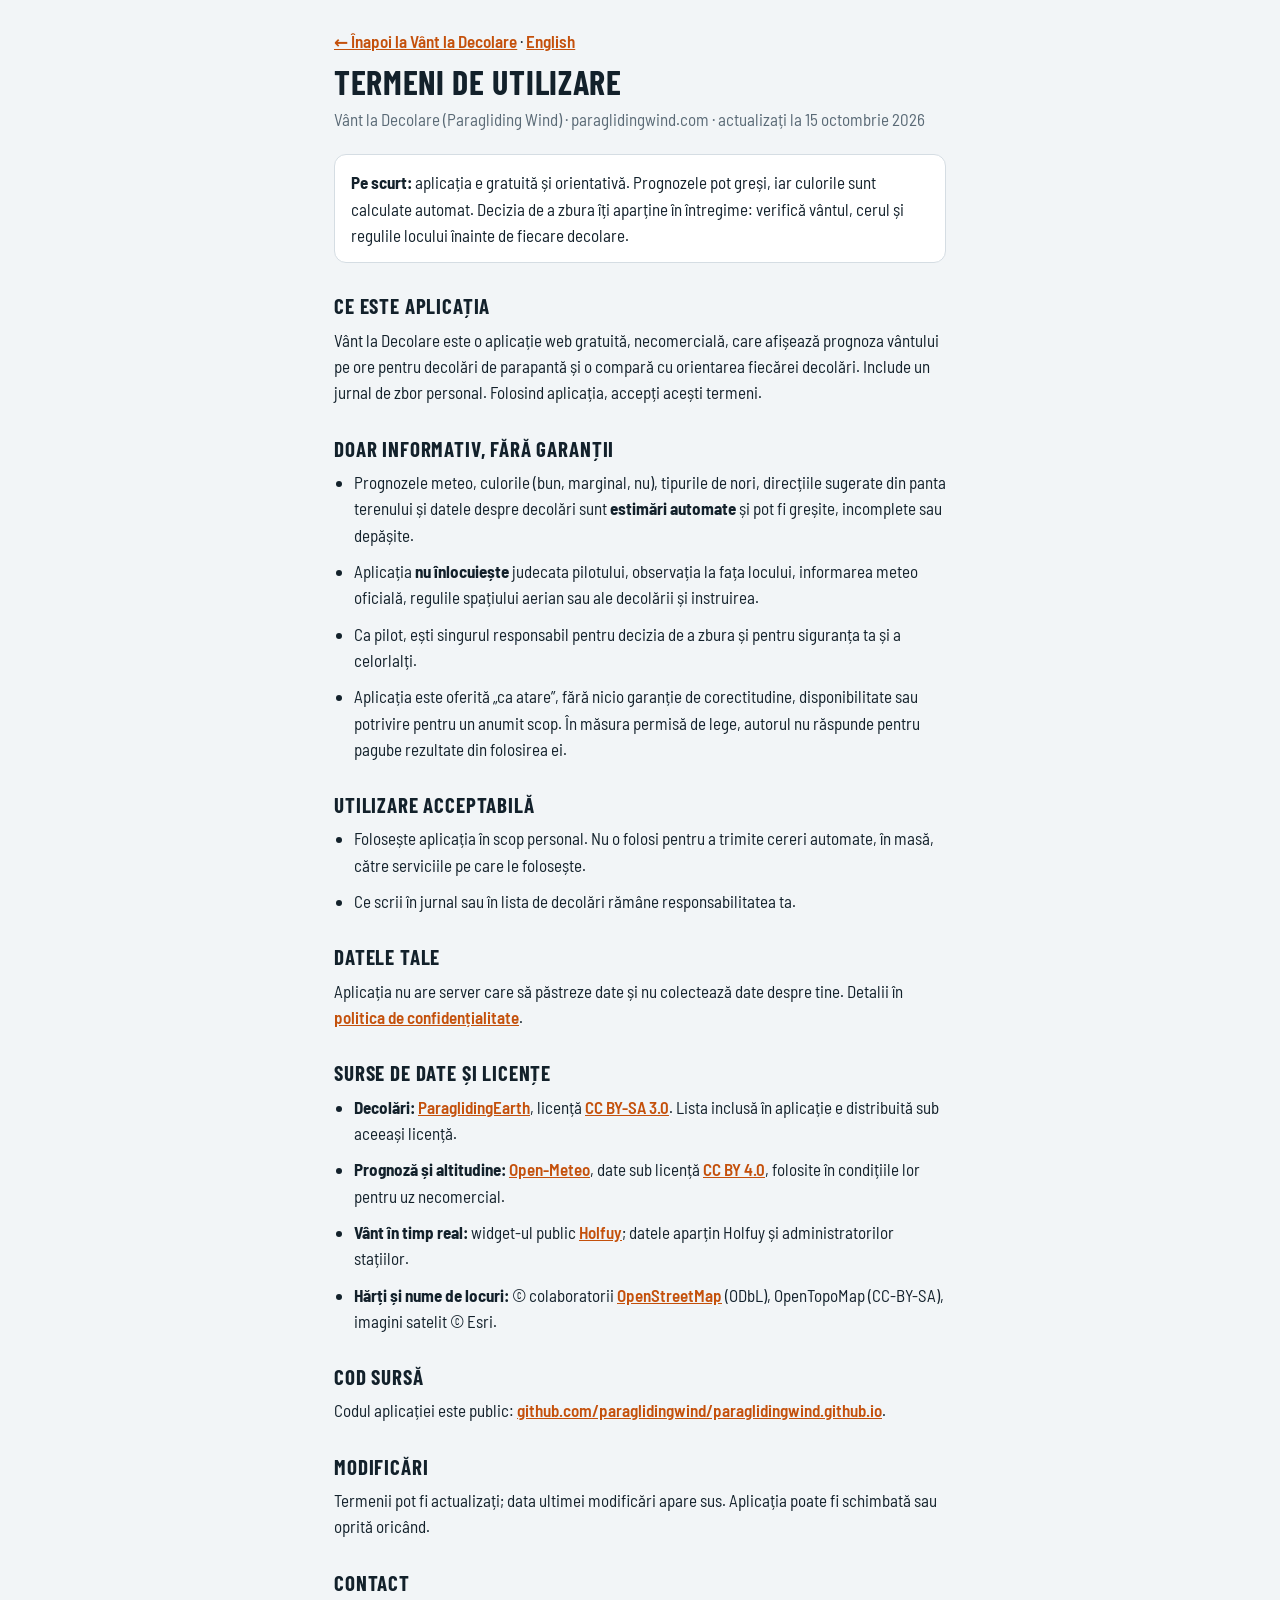
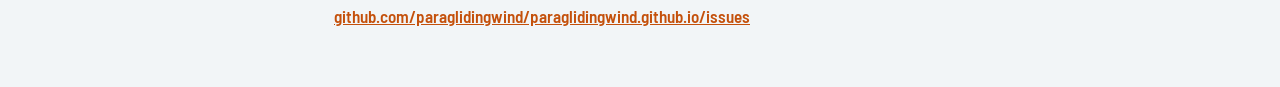
<file: termeni.html>
<!doctype html>
<html lang="ro">
<head>
<meta charset="utf-8">
<meta name="viewport" content="width=device-width,initial-scale=1,viewport-fit=cover">
<title>Termeni · Vânt la Decolare</title>
<link rel="icon" href="icon.svg" type="image/svg+xml">
<link rel="preconnect" href="https://fonts.googleapis.com">
<link rel="preconnect" href="https://fonts.gstatic.com" crossorigin>
<link rel="stylesheet" href="https://fonts.googleapis.com/css2?family=Barlow+Condensed:wght@700&family=Barlow+Semi+Condensed:wght@400;600&display=swap">
<style>
/* Aceleași culori și fonturi ca aplicația; o coloană de text lizibilă. */
:root{--bg:#f2f5f7;--surface:#fff;--ink:#13212b;--muted:#5a6a76;--line:#d5dde3;--accent:#c4500b;
  --f-display:"Barlow Condensed","Arial Narrow",system-ui,sans-serif;--f-ui:"Barlow Semi Condensed","Roboto Condensed",system-ui,sans-serif;color-scheme:light}
@media (prefers-color-scheme: dark){:root:not([data-theme="light"]){--bg:#0d151b;--surface:#152029;--ink:#e4ebf0;--muted:#93a3ae;--line:#26343e;--accent:#ff8a3d;color-scheme:dark}}
:root[data-theme="dark"]{--bg:#0d151b;--surface:#152029;--ink:#e4ebf0;--muted:#93a3ae;--line:#26343e;--accent:#ff8a3d;color-scheme:dark}
*{box-sizing:border-box}
body{margin:0;background:var(--bg);color:var(--ink);font:400 17px/1.55 var(--f-ui);padding:env(safe-area-inset-top,0px) 16px env(safe-area-inset-bottom,0px)}
main{max-width:68ch;margin:0 auto;padding-block:28px 48px}
h1{font:700 34px/1.05 var(--f-display);text-transform:uppercase;letter-spacing:.02em;margin:0 0 6px;text-wrap:balance}
h2{font:700 21px/1.2 var(--f-display);text-transform:uppercase;letter-spacing:.04em;margin:30px 0 8px}
p,li{margin:0 0 10px}
ul{padding-left:20px;margin:0 0 10px}
a{color:var(--accent);font-weight:600}
.meta{color:var(--muted);margin-bottom:22px}
.box{background:var(--surface);border:1px solid var(--line);border-radius:12px;padding:14px 16px;margin:18px 0}
.en{margin-top:40px;padding-top:20px;border-top:1px solid var(--line);color:var(--muted)}
.en h2{color:var(--ink)}
</style>
</head>
<body>
<main>
  <p><a href="./?lang=ro">← Înapoi la Vânt la Decolare</a> · <a href="terms.html">English</a></p>
  <h1>Termeni de utilizare</h1>
  <p class="meta">Vânt la Decolare (Paragliding Wind) · paraglidingwind.com · actualizați la 15 octombrie 2026</p>

  <div class="box"><b>Pe scurt:</b> aplicația e gratuită și orientativă. Prognozele pot greși, iar culorile sunt calculate automat. Decizia de a zbura îți aparține în întregime: verifică vântul, cerul și regulile locului înainte de fiecare decolare.</div>

  <h2>Ce este aplicația</h2>
  <p>Vânt la Decolare este o aplicație web gratuită, necomercială, care afișează prognoza vântului pe ore pentru decolări de parapantă și o compară cu orientarea fiecărei decolări. Include un jurnal de zbor personal. Folosind aplicația, accepți acești termeni.</p>

  <h2>Doar informativ, fără garanții</h2>
  <ul>
    <li>Prognozele meteo, culorile (bun, marginal, nu), tipurile de nori, direcțiile sugerate din panta terenului și datele despre decolări sunt <b>estimări automate</b> și pot fi greșite, incomplete sau depășite.</li>
    <li>Aplicația <b>nu înlocuiește</b> judecata pilotului, observația la fața locului, informarea meteo oficială, regulile spațiului aerian sau ale decolării și instruirea.</li>
    <li>Ca pilot, ești singurul responsabil pentru decizia de a zbura și pentru siguranța ta și a celorlalți.</li>
    <li>Aplicația este oferită „ca atare”, fără nicio garanție de corectitudine, disponibilitate sau potrivire pentru un anumit scop. În măsura permisă de lege, autorul nu răspunde pentru pagube rezultate din folosirea ei.</li>
  </ul>

  <h2>Utilizare acceptabilă</h2>
  <ul>
    <li>Folosește aplicația în scop personal. Nu o folosi pentru a trimite cereri automate, în masă, către serviciile pe care le folosește.</li>
    <li>Ce scrii în jurnal sau în lista de decolări rămâne responsabilitatea ta.</li>
  </ul>

  <h2>Datele tale</h2>
  <p>Aplicația nu are server care să păstreze date și nu colectează date despre tine. Detalii în <a href="confidentialitate.html">politica de confidențialitate</a>.</p>

  <h2>Surse de date și licențe</h2>
  <ul>
    <li><b>Decolări:</b> <a href="https://www.paraglidingearth.com" target="_blank" rel="noopener">ParaglidingEarth</a>, licență <a href="https://creativecommons.org/licenses/by-sa/3.0/" target="_blank" rel="noopener">CC BY-SA 3.0</a>. Lista inclusă în aplicație e distribuită sub aceeași licență.</li>
    <li><b>Prognoză și altitudine:</b> <a href="https://open-meteo.com" target="_blank" rel="noopener">Open-Meteo</a>, date sub licență <a href="https://creativecommons.org/licenses/by/4.0/" target="_blank" rel="noopener">CC BY 4.0</a>, folosite în condițiile lor pentru uz necomercial.</li>
    <li><b>Vânt în timp real:</b> widget-ul public <a href="https://holfuy.com" target="_blank" rel="noopener">Holfuy</a>; datele aparțin Holfuy și administratorilor stațiilor.</li>
    <li><b>Hărți și nume de locuri:</b> © colaboratorii <a href="https://www.openstreetmap.org/copyright" target="_blank" rel="noopener">OpenStreetMap</a> (ODbL), OpenTopoMap (CC-BY-SA), imagini satelit © Esri.</li>
  </ul>

  <h2>Cod sursă</h2>
  <p>Codul aplicației este public: <a href="https://github.com/paraglidingwind/paraglidingwind.github.io" target="_blank" rel="noopener">github.com/paraglidingwind/paraglidingwind.github.io</a>.</p>

  <h2>Modificări</h2>
  <p>Termenii pot fi actualizați; data ultimei modificări apare sus. Aplicația poate fi schimbată sau oprită oricând.</p>

  <h2>Contact</h2>
  <p><a href="https://github.com/paraglidingwind/paraglidingwind.github.io/issues" target="_blank" rel="noopener">github.com/paraglidingwind/paraglidingwind.github.io/issues</a></p>
</main>
</body>
</html>
</file>
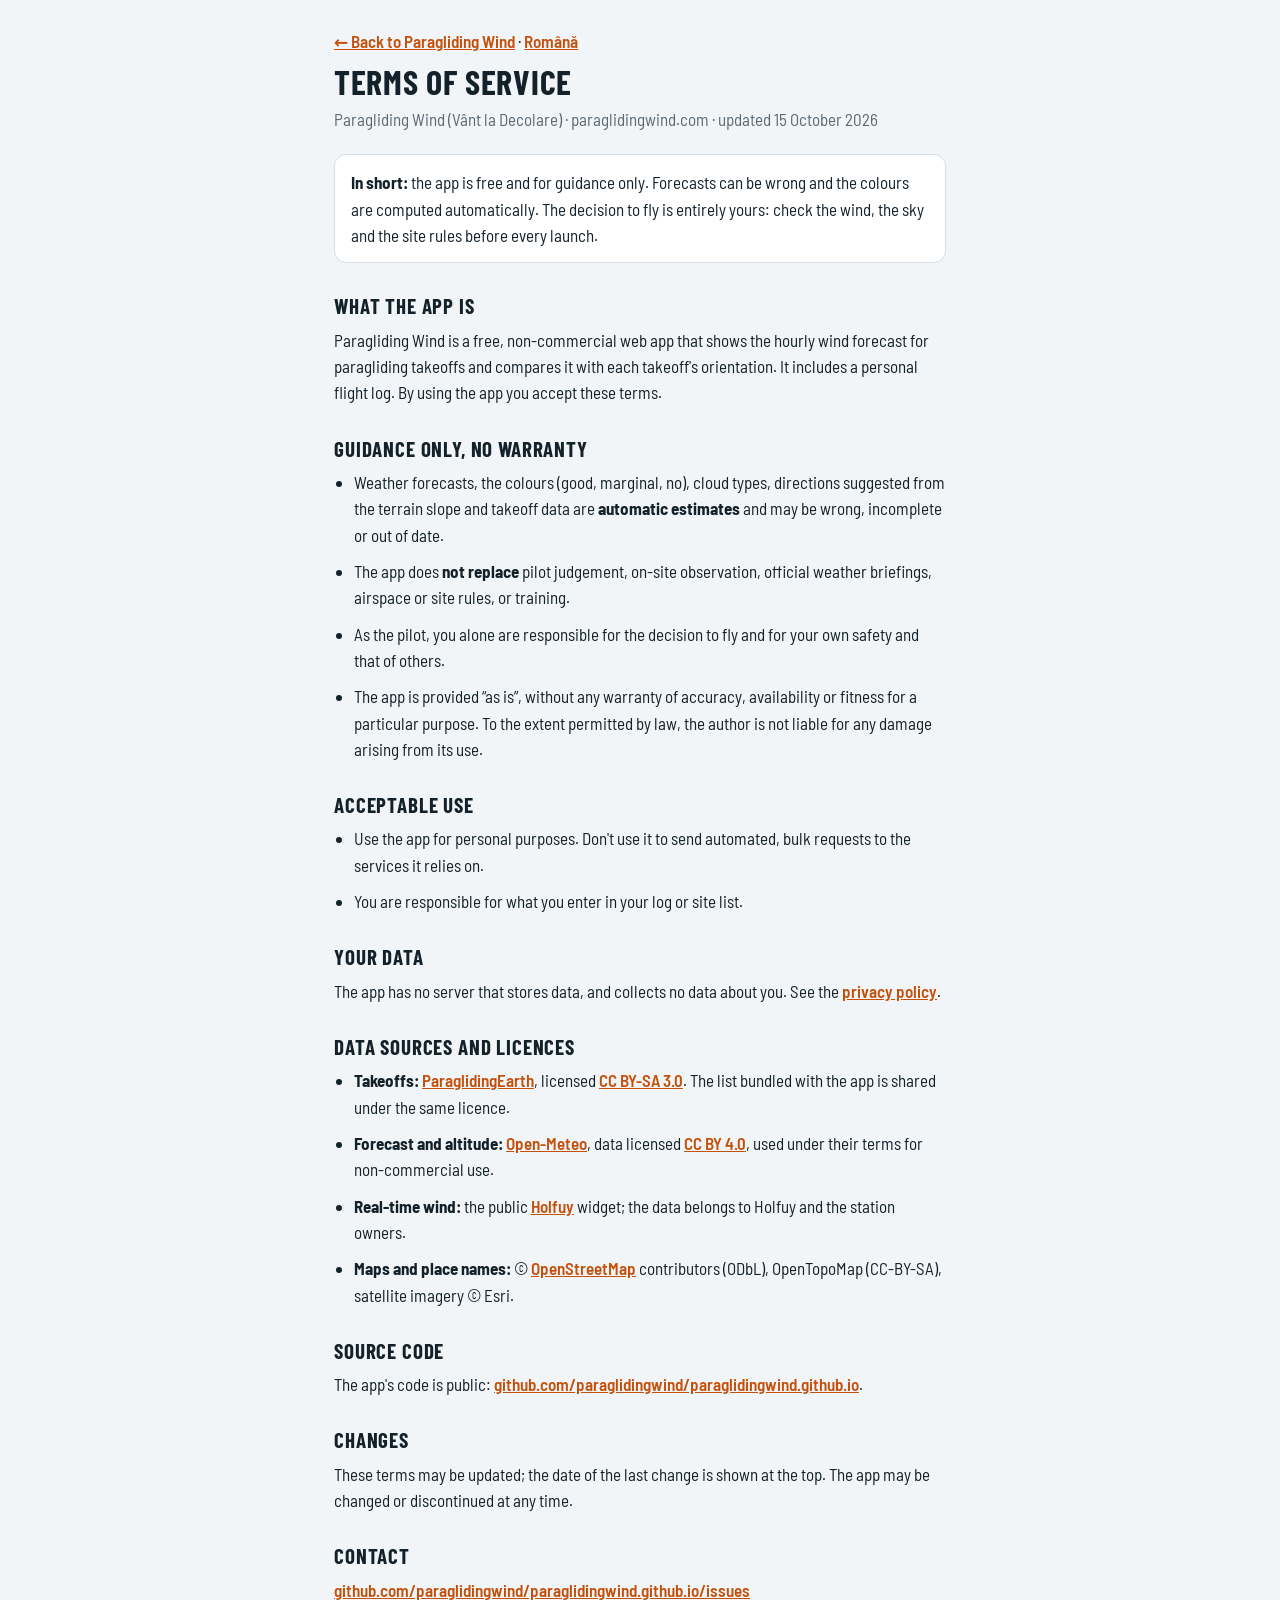
<file: terms.html>
<!doctype html>
<html lang="en">
<head>
<meta charset="utf-8">
<meta name="viewport" content="width=device-width,initial-scale=1,viewport-fit=cover">
<title>Terms · Paragliding Wind</title>
<link rel="icon" href="icon.svg" type="image/svg+xml">
<link rel="preconnect" href="https://fonts.googleapis.com">
<link rel="preconnect" href="https://fonts.gstatic.com" crossorigin>
<link rel="stylesheet" href="https://fonts.googleapis.com/css2?family=Barlow+Condensed:wght@700&family=Barlow+Semi+Condensed:wght@400;600&display=swap">
<style>
/* Aceleași culori și fonturi ca aplicația; o coloană de text lizibilă. */
:root{--bg:#f2f5f7;--surface:#fff;--ink:#13212b;--muted:#5a6a76;--line:#d5dde3;--accent:#c4500b;
  --f-display:"Barlow Condensed","Arial Narrow",system-ui,sans-serif;--f-ui:"Barlow Semi Condensed","Roboto Condensed",system-ui,sans-serif;color-scheme:light}
@media (prefers-color-scheme: dark){:root:not([data-theme="light"]){--bg:#0d151b;--surface:#152029;--ink:#e4ebf0;--muted:#93a3ae;--line:#26343e;--accent:#ff8a3d;color-scheme:dark}}
:root[data-theme="dark"]{--bg:#0d151b;--surface:#152029;--ink:#e4ebf0;--muted:#93a3ae;--line:#26343e;--accent:#ff8a3d;color-scheme:dark}
*{box-sizing:border-box}
body{margin:0;background:var(--bg);color:var(--ink);font:400 17px/1.55 var(--f-ui);padding:env(safe-area-inset-top,0px) 16px env(safe-area-inset-bottom,0px)}
main{max-width:68ch;margin:0 auto;padding-block:28px 48px}
h1{font:700 34px/1.05 var(--f-display);text-transform:uppercase;letter-spacing:.02em;margin:0 0 6px;text-wrap:balance}
h2{font:700 21px/1.2 var(--f-display);text-transform:uppercase;letter-spacing:.04em;margin:30px 0 8px}
p,li{margin:0 0 10px}
ul{padding-left:20px;margin:0 0 10px}
a{color:var(--accent);font-weight:600}
.meta{color:var(--muted);margin-bottom:22px}
.box{background:var(--surface);border:1px solid var(--line);border-radius:12px;padding:14px 16px;margin:18px 0}
.en{margin-top:40px;padding-top:20px;border-top:1px solid var(--line);color:var(--muted)}
.en h2{color:var(--ink)}
</style>
</head>
<body>
<main>
  <p><a href="./?lang=en">← Back to Paragliding Wind</a> · <a href="termeni.html">Română</a></p>
  <h1>Terms of service</h1>
  <p class="meta">Paragliding Wind (Vânt la Decolare) · paraglidingwind.com · updated 15 October 2026</p>

  <div class="box"><b>In short:</b> the app is free and for guidance only. Forecasts can be wrong and the colours are computed automatically. The decision to fly is entirely yours: check the wind, the sky and the site rules before every launch.</div>

  <h2>What the app is</h2>
  <p>Paragliding Wind is a free, non-commercial web app that shows the hourly wind forecast for paragliding takeoffs and compares it with each takeoff's orientation. It includes a personal flight log. By using the app you accept these terms.</p>

  <h2>Guidance only, no warranty</h2>
  <ul>
    <li>Weather forecasts, the colours (good, marginal, no), cloud types, directions suggested from the terrain slope and takeoff data are <b>automatic estimates</b> and may be wrong, incomplete or out of date.</li>
    <li>The app does <b>not replace</b> pilot judgement, on-site observation, official weather briefings, airspace or site rules, or training.</li>
    <li>As the pilot, you alone are responsible for the decision to fly and for your own safety and that of others.</li>
    <li>The app is provided “as is”, without any warranty of accuracy, availability or fitness for a particular purpose. To the extent permitted by law, the author is not liable for any damage arising from its use.</li>
  </ul>

  <h2>Acceptable use</h2>
  <ul>
    <li>Use the app for personal purposes. Don't use it to send automated, bulk requests to the services it relies on.</li>
    <li>You are responsible for what you enter in your log or site list.</li>
  </ul>

  <h2>Your data</h2>
  <p>The app has no server that stores data, and collects no data about you. See the <a href="privacy.html">privacy policy</a>.</p>

  <h2>Data sources and licences</h2>
  <ul>
    <li><b>Takeoffs:</b> <a href="https://www.paraglidingearth.com" target="_blank" rel="noopener">ParaglidingEarth</a>, licensed <a href="https://creativecommons.org/licenses/by-sa/3.0/" target="_blank" rel="noopener">CC BY-SA 3.0</a>. The list bundled with the app is shared under the same licence.</li>
    <li><b>Forecast and altitude:</b> <a href="https://open-meteo.com" target="_blank" rel="noopener">Open-Meteo</a>, data licensed <a href="https://creativecommons.org/licenses/by/4.0/" target="_blank" rel="noopener">CC BY 4.0</a>, used under their terms for non-commercial use.</li>
    <li><b>Real-time wind:</b> the public <a href="https://holfuy.com" target="_blank" rel="noopener">Holfuy</a> widget; the data belongs to Holfuy and the station owners.</li>
    <li><b>Maps and place names:</b> © <a href="https://www.openstreetmap.org/copyright" target="_blank" rel="noopener">OpenStreetMap</a> contributors (ODbL), OpenTopoMap (CC-BY-SA), satellite imagery © Esri.</li>
  </ul>

  <h2>Source code</h2>
  <p>The app's code is public: <a href="https://github.com/paraglidingwind/paraglidingwind.github.io" target="_blank" rel="noopener">github.com/paraglidingwind/paraglidingwind.github.io</a>.</p>

  <h2>Changes</h2>
  <p>These terms may be updated; the date of the last change is shown at the top. The app may be changed or discontinued at any time.</p>

  <h2>Contact</h2>
  <p><a href="https://github.com/paraglidingwind/paraglidingwind.github.io/issues" target="_blank" rel="noopener">github.com/paraglidingwind/paraglidingwind.github.io/issues</a></p>
</main>
</body>
</html>
</file>
